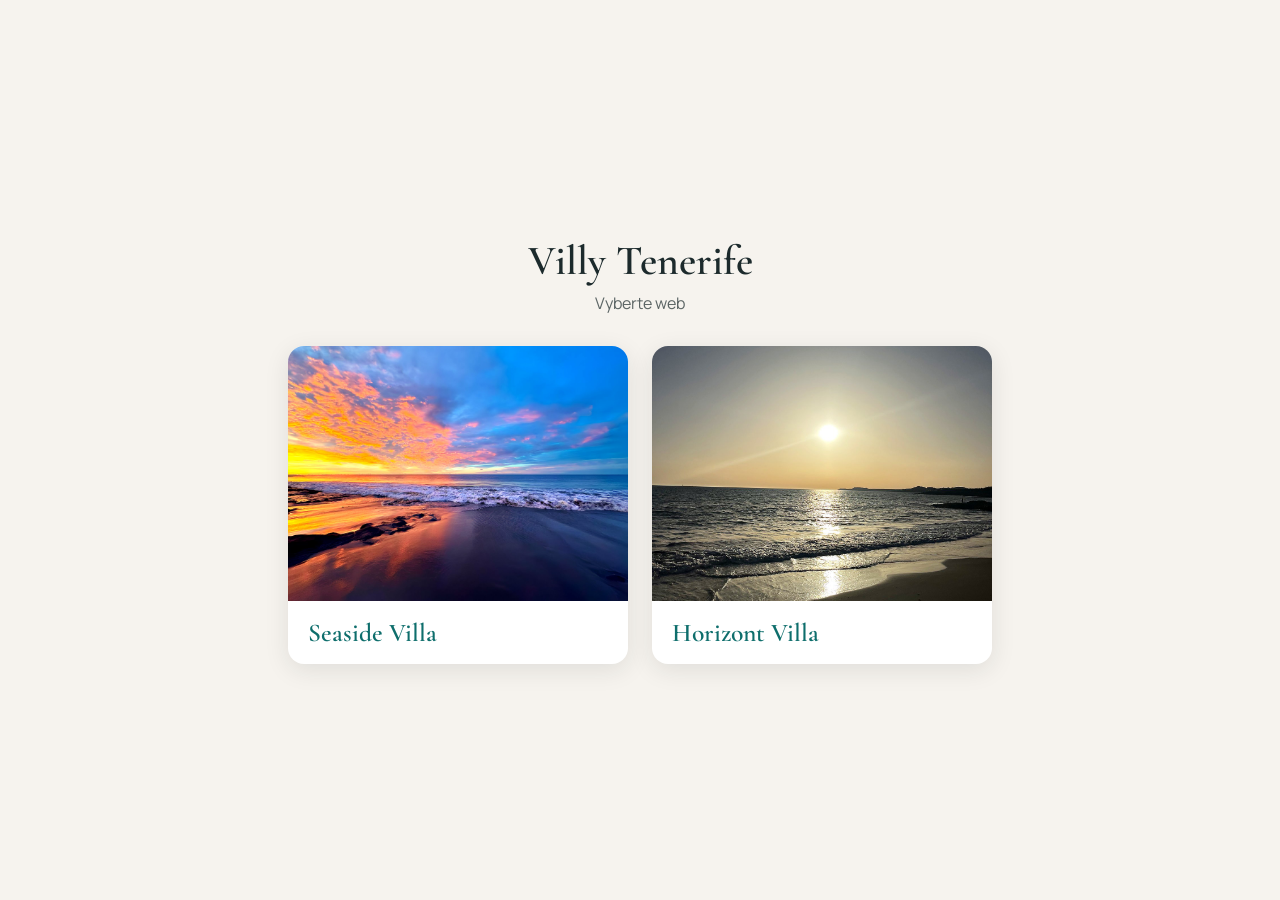
<file: index.html>
<!doctype html>
<html lang="cs">
<head>
<meta charset="utf-8">
<meta name="viewport" content="width=device-width, initial-scale=1">
<title>Villy Tenerife</title>
<link rel="icon" href="Seaside-Villa-website/site/images/favicon.svg">
<link rel="stylesheet" href="https://fonts.googleapis.com/css2?family=Cormorant+Garamond:wght@500;600&family=Manrope:wght@400;600&display=swap">
<style>
  :root { --aqua-deep: #0E6E6C; --ink: #1C2A2C; --bg: #F6F3EE; --card: #fff; }
  * { box-sizing: border-box; }
  body { margin: 0; min-height: 100vh; background: var(--bg); color: var(--ink);
    font-family: Manrope, system-ui, sans-serif; display: flex; flex-direction: column;
    align-items: center; justify-content: center; padding: 32px 16px; }
  h1 { font-family: "Cormorant Garamond", Georgia, serif; font-weight: 600; font-size: 2.6rem; margin: 0 0 6px; }
  p { margin: 0 0 32px; opacity: .7; }
  .grid { display: grid; grid-template-columns: repeat(auto-fit, minmax(260px, 340px)); gap: 24px; justify-content: center; width: 100%; }
  a.card { display: block; background: var(--card); border-radius: 16px; overflow: hidden; text-decoration: none;
    color: inherit; box-shadow: 0 6px 24px rgba(28,42,44,.10); transition: transform .2s, box-shadow .2s; }
  a.card:hover { transform: translateY(-4px); box-shadow: 0 12px 32px rgba(28,42,44,.16); }
  a.card img { display: block; width: 100%; aspect-ratio: 4 / 3; object-fit: cover; }
  a.card span { display: block; padding: 16px 20px; font-family: "Cormorant Garamond", Georgia, serif;
    font-size: 1.6rem; font-weight: 600; color: var(--aqua-deep); }
</style>
</head>
<body>
  <h1>Villy Tenerife</h1>
  <p>Vyberte web</p>
  <div class="grid">
    <a class="card" href="Seaside-Villa-website/site/index.html">
      <img src="Seaside-Villa-website/site/images/beach-sunset.jpg" alt="">
      <span>Seaside Villa</span>
    </a>
    <a class="card" href="Horizon-Villa-website/Tenerife%20website/site/index.html">
      <img src="Horizon-Villa-website/Tenerife%20website/site/images/beach-sunset-2.jpg" alt="">
      <span>Horizont Villa</span>
    </a>
  </div>
</body>
</html>
</file>
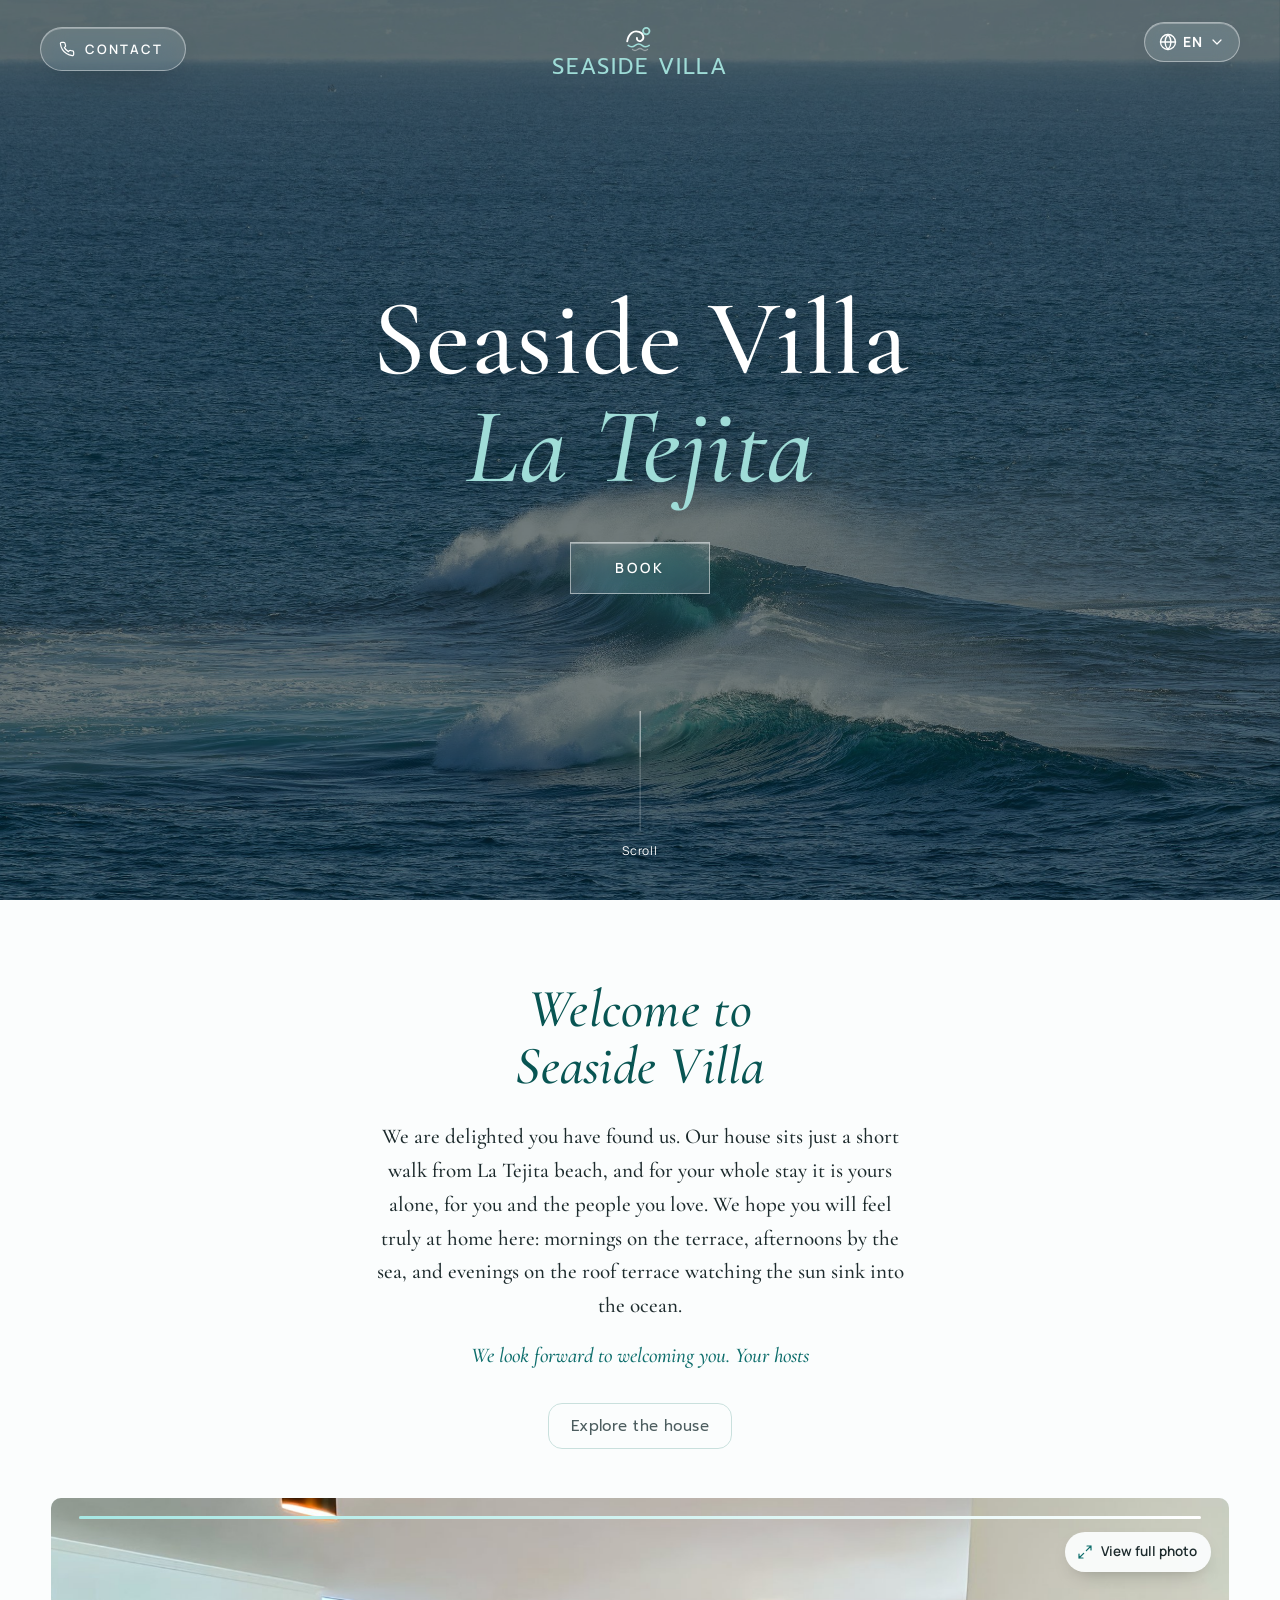
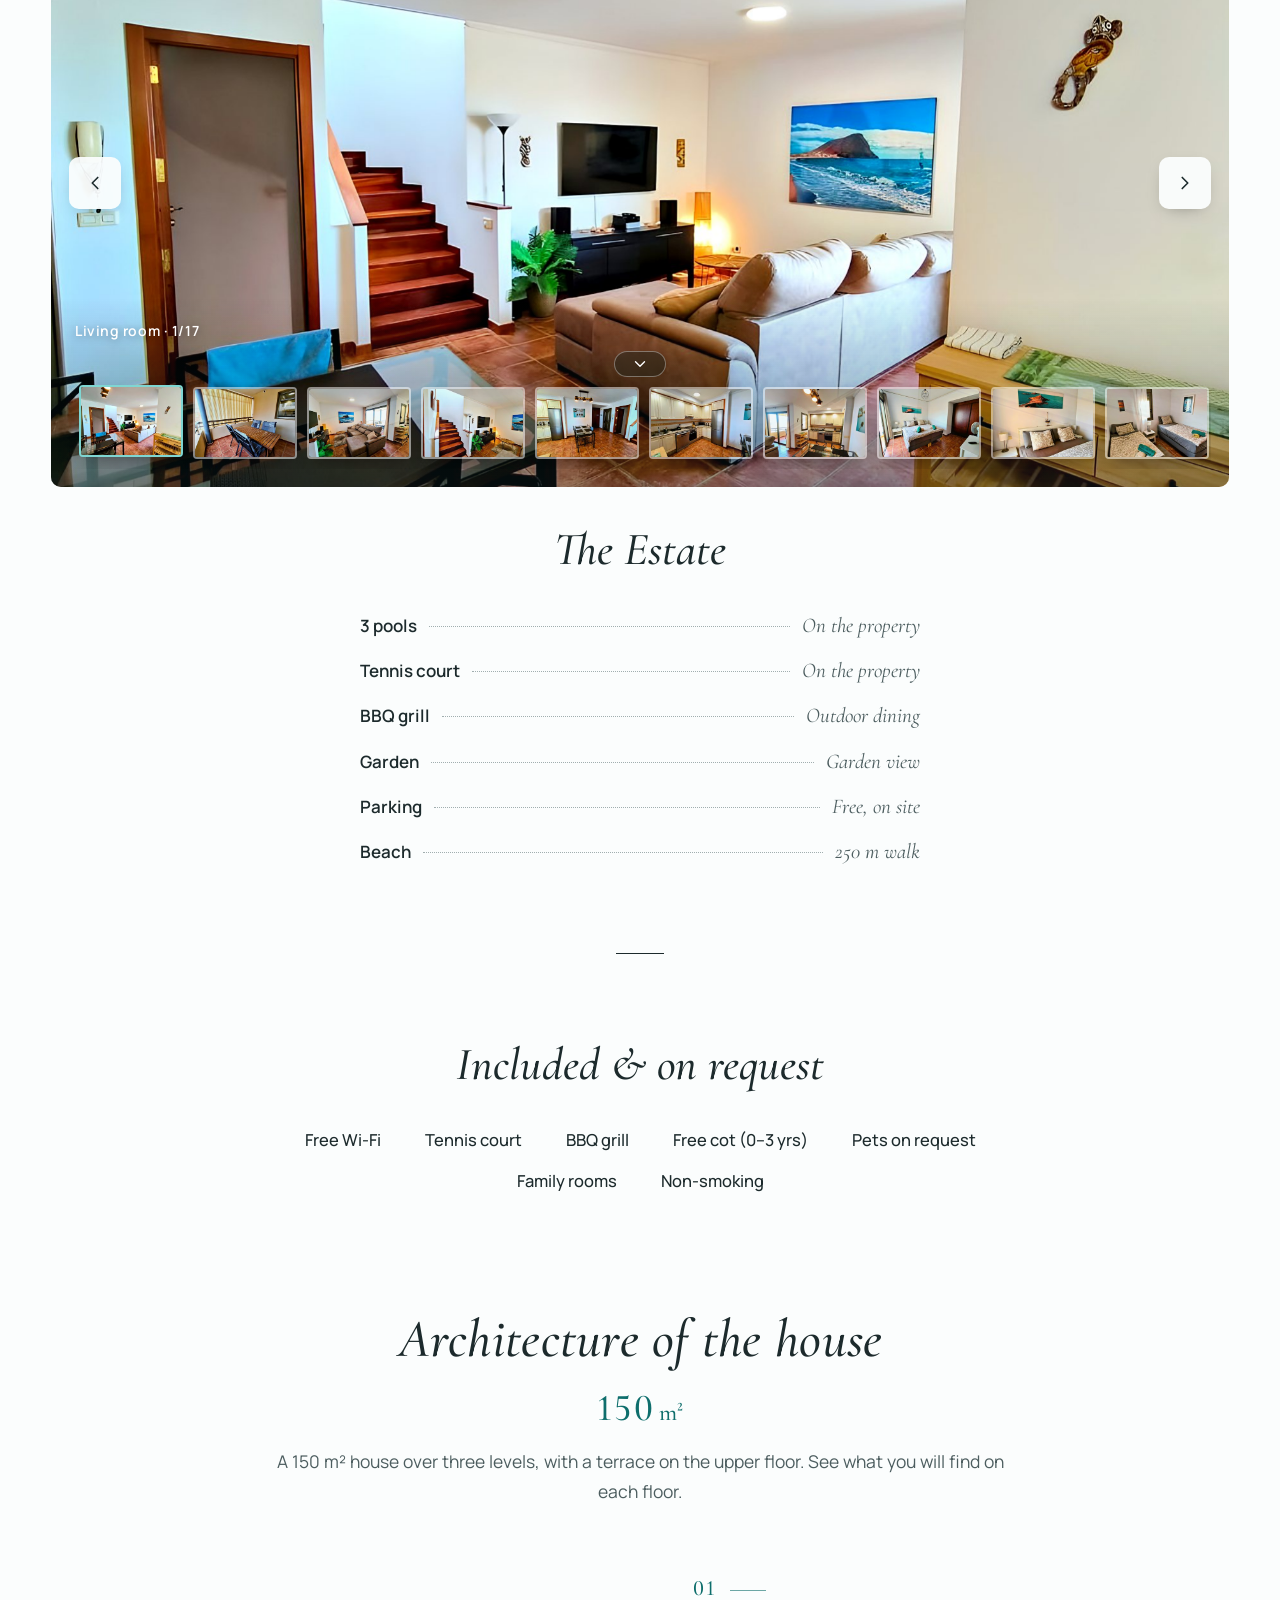
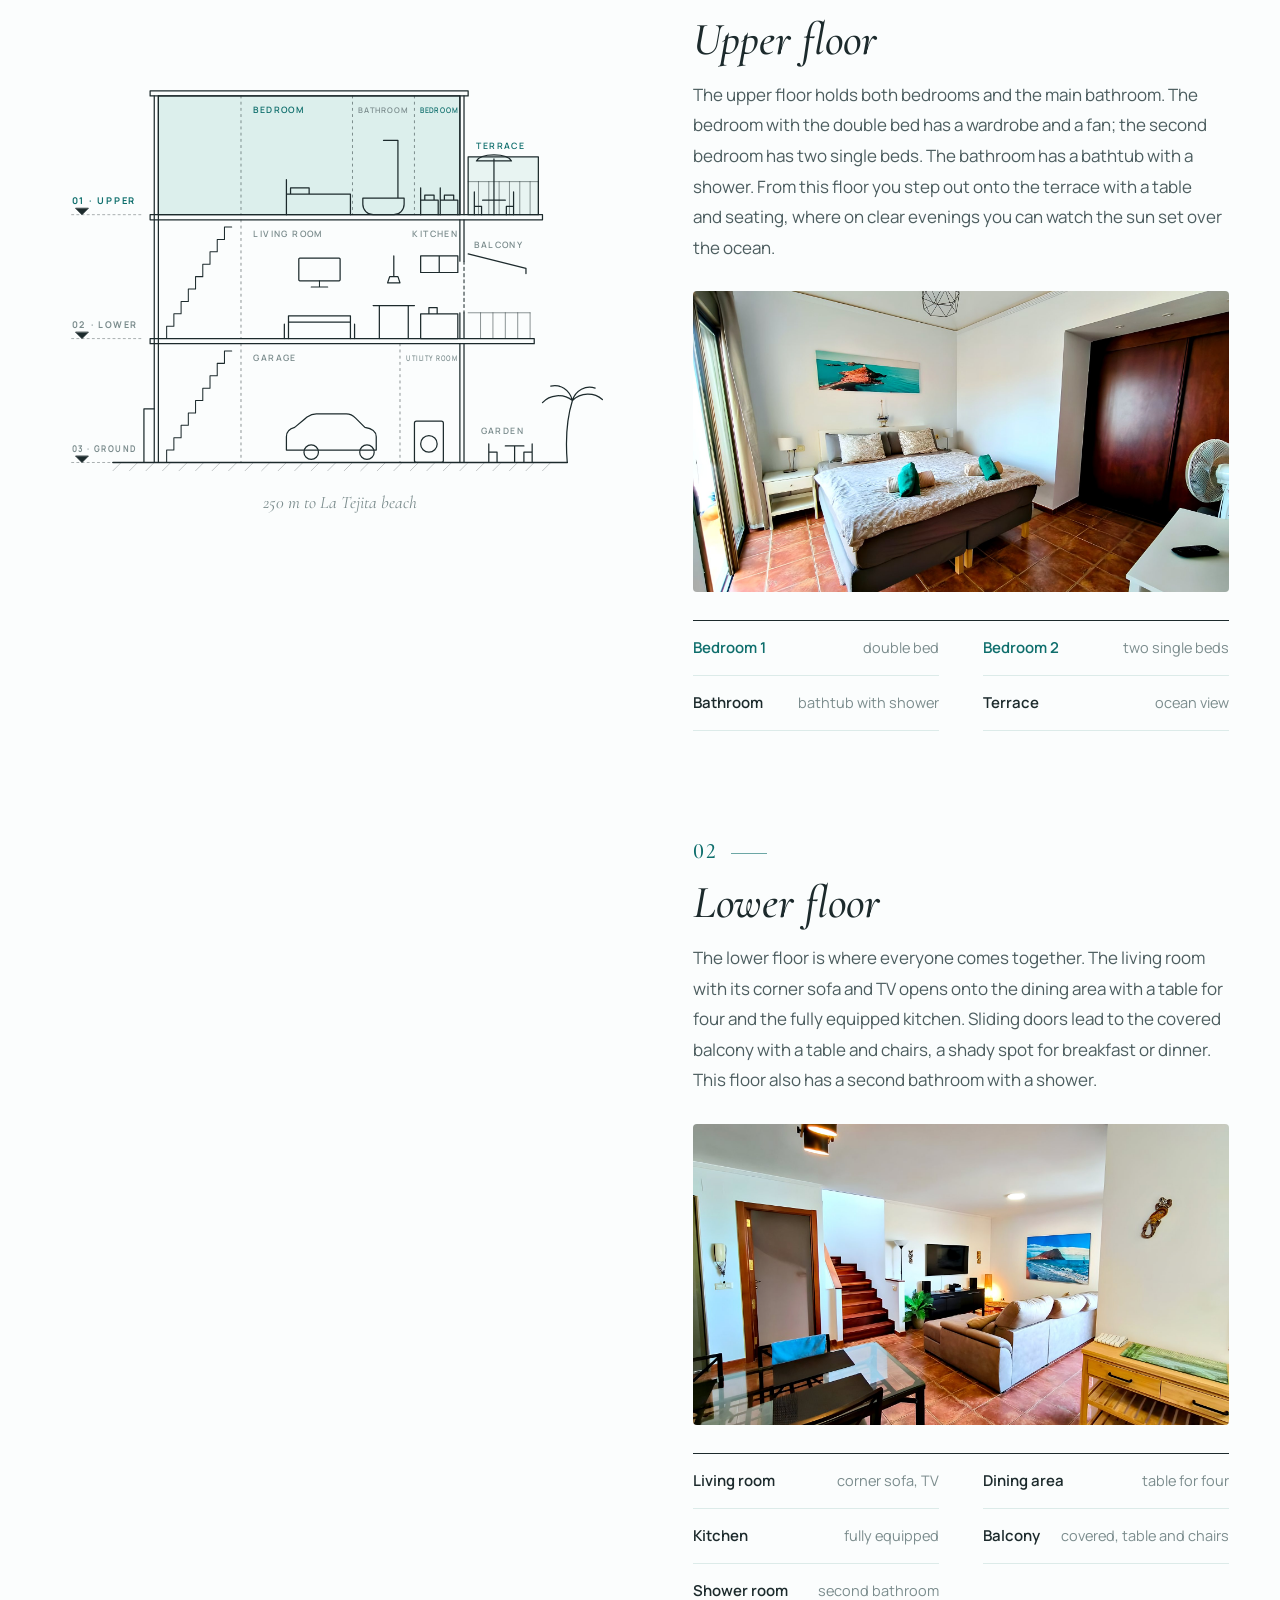
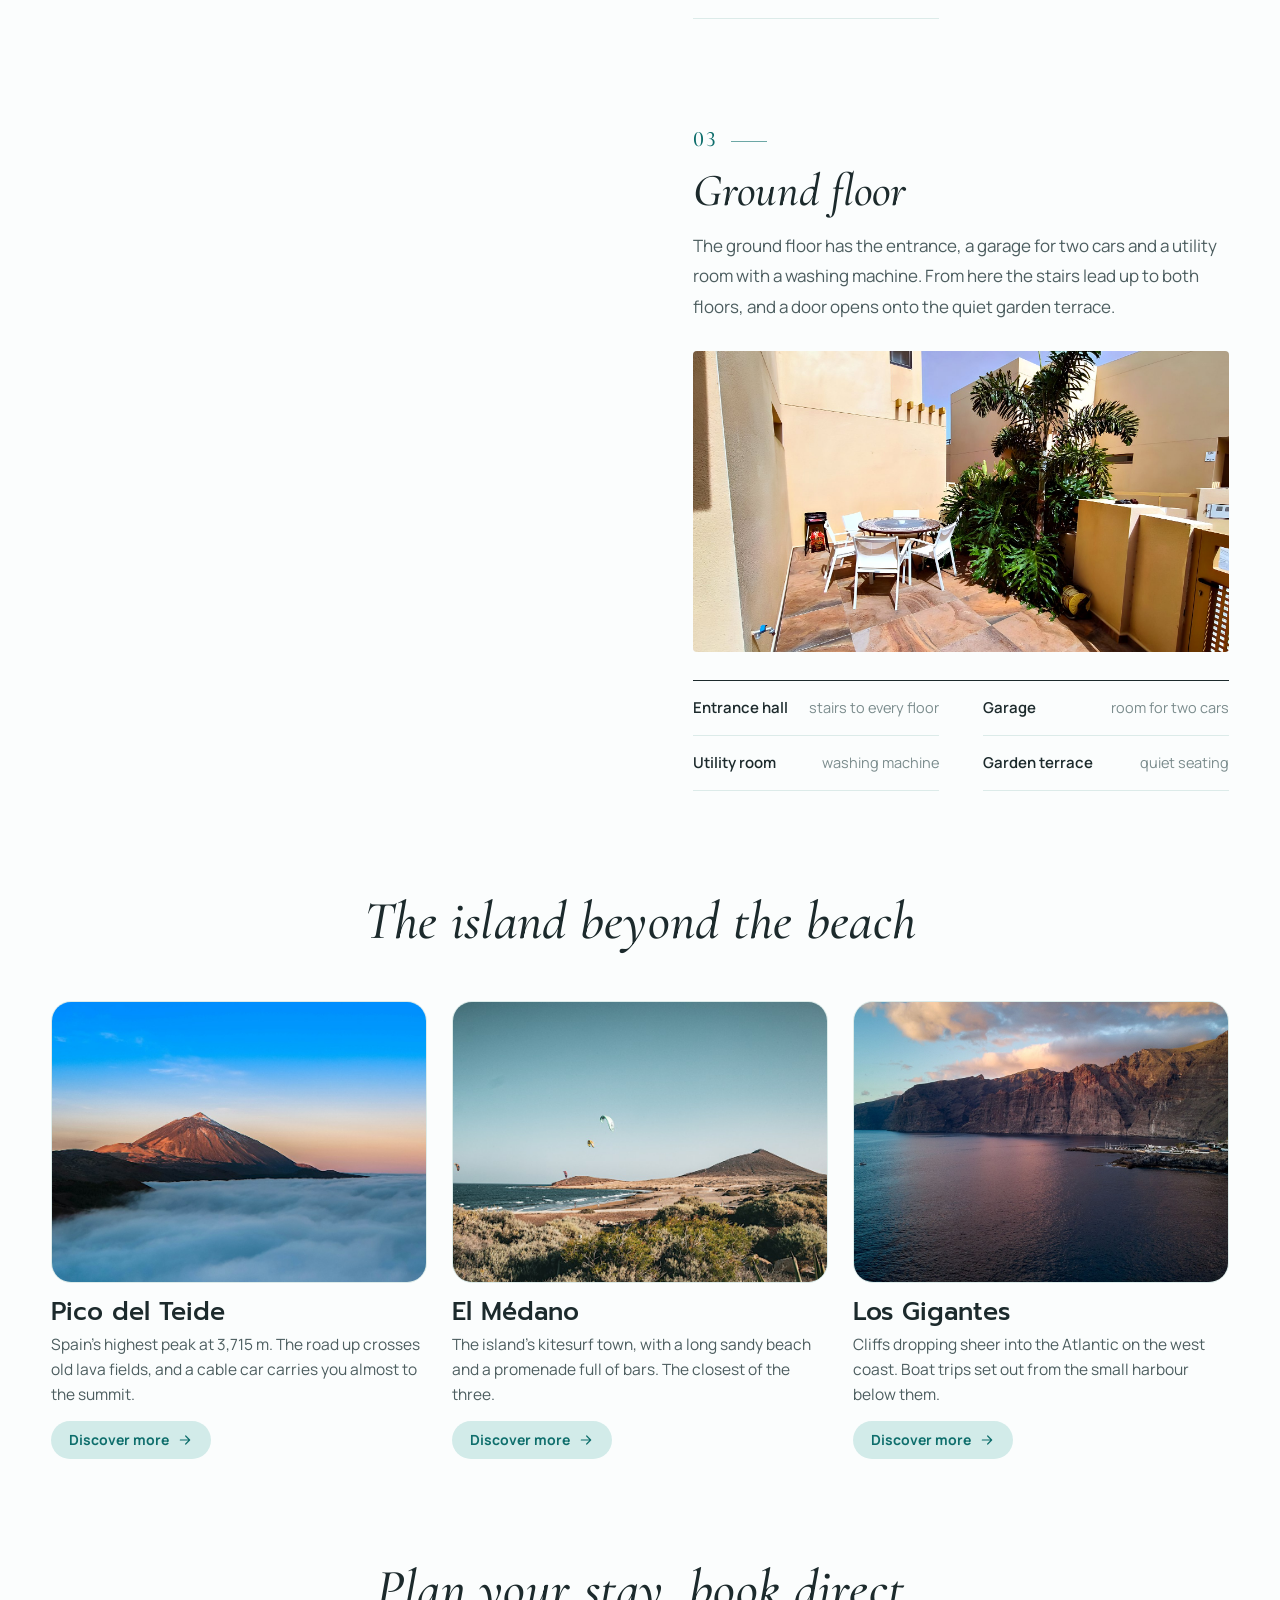
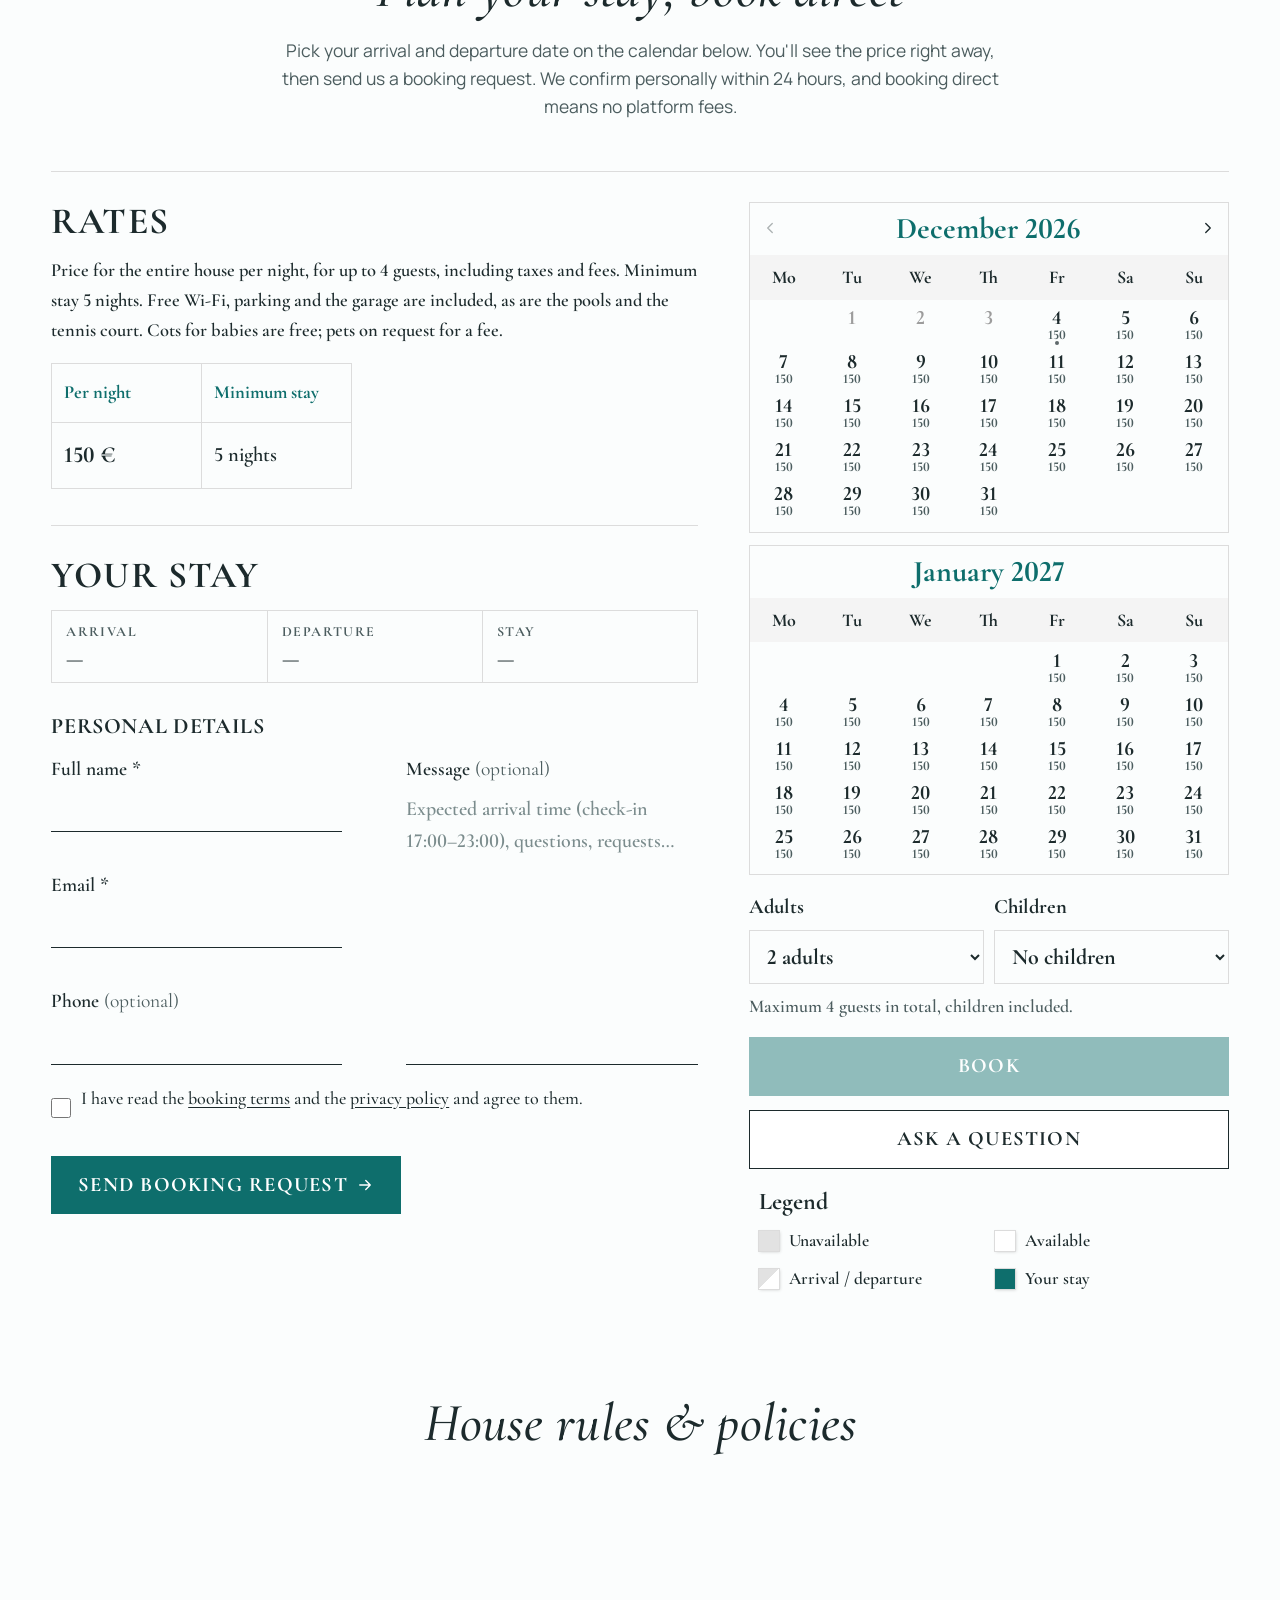
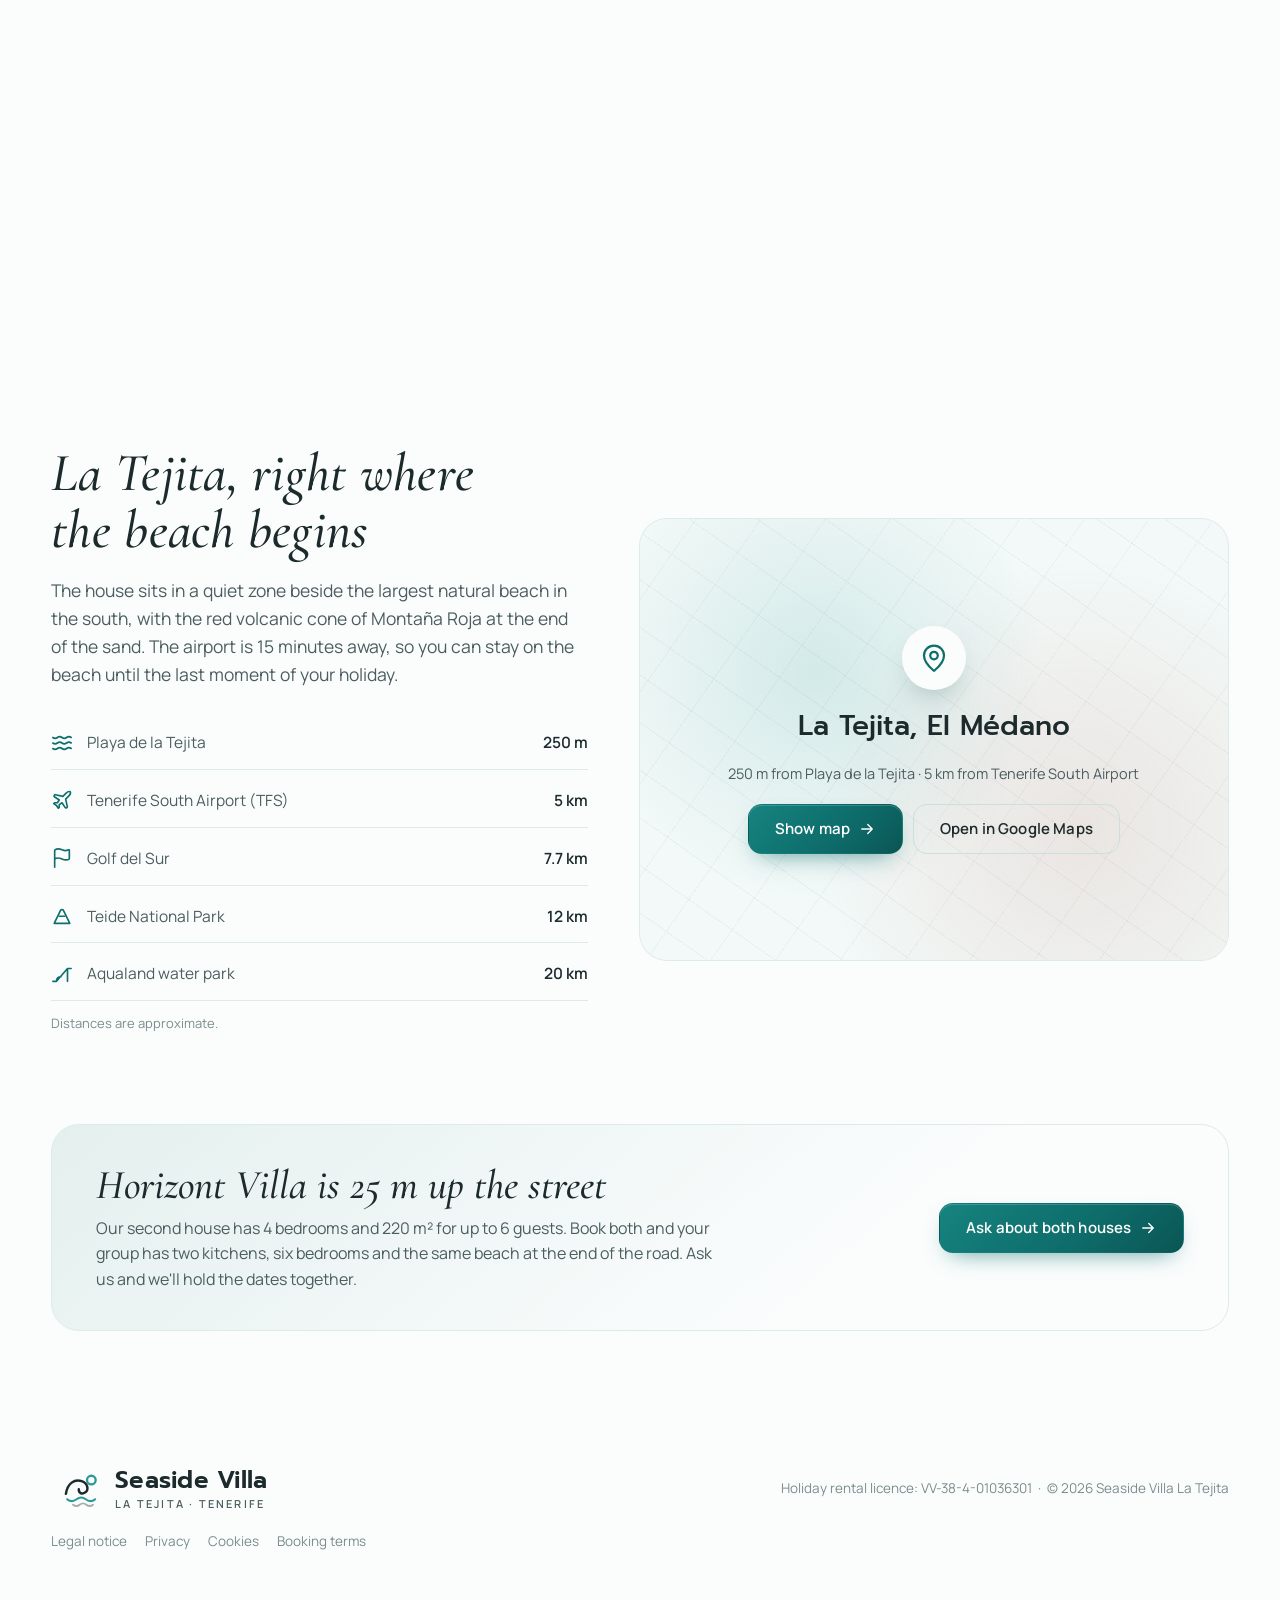
<file: Seaside-Villa-website/site/index.html>
<!doctype html>
<html lang="en">
<head>
  <meta charset="utf-8">
  <meta name="viewport" content="width=device-width, initial-scale=1">
  <title>Seaside Villa La Tejita · Holiday house in Tenerife South</title>
  <meta name="description" content="Seaside Villa La Tejita — a 150 m² house over three floors with 2 bedrooms, 2 bathrooms and three terraces, 250 m from Playa de la Tejita, Tenerife. Sleeps 4. Book directly with the owners.">

  <!-- Link preview (WhatsApp, Facebook, Messenger, X…) and Google details.
       TODO before going live: if the real domain is different, replace
       https://seasidevilla-latejita.com everywhere in this block. -->
  <link rel="canonical" href="https://seasidevilla-latejita.com/">
  <meta property="og:type" content="website">
  <meta property="og:site_name" content="Seaside Villa La Tejita">
  <meta property="og:title" content="Seaside Villa La Tejita · Holiday house in Tenerife South">
  <meta property="og:description" content="150 m² house with 2 bedrooms, 2 bathrooms and three terraces, 250 m from Playa de la Tejita. Sleeps 4. Book directly with the owners.">
  <meta property="og:url" content="https://seasidevilla-latejita.com/">
  <meta property="og:image" content="https://seasidevilla-latejita.com/images/og-image.jpg">
  <meta property="og:image:width" content="1200">
  <meta property="og:image:height" content="630">
  <meta property="og:image:alt" content="Living room of Seaside Villa with a corner sofa and the stairs to the bedrooms">
  <meta property="og:locale" content="en_GB">
  <meta property="og:locale:alternate" content="cs_CZ">
  <meta property="og:locale:alternate" content="es_ES">
  <meta name="twitter:card" content="summary_large_image">
  <script type="application/ld+json">
  {
    "@context": "https://schema.org",
    "@type": "VacationRental",
    "name": "Seaside Villa La Tejita",
    "description": "A 150 m² holiday house over three floors with 2 bedrooms, 2 bathrooms and three terraces, 250 m from Playa de la Tejita in Tenerife South. Sleeps 4.",
    "url": "https://seasidevilla-latejita.com/",
    "identifier": "seaside-villa-la-tejita",
    "image": [
      "https://seasidevilla-latejita.com/images/og-image.jpg",
      "https://seasidevilla-latejita.com/images/living-room.jpg",
      "https://seasidevilla-latejita.com/images/kitchen.jpg",
      "https://seasidevilla-latejita.com/images/bedroom-double.jpg",
      "https://seasidevilla-latejita.com/images/bathroom.jpg",
      "https://seasidevilla-latejita.com/images/balcony-table.jpg",
      "https://seasidevilla-latejita.com/images/patio.jpg"
    ],
    "address": {
      "@type": "PostalAddress",
      "addressLocality": "La Tejita, Granadilla de Abona",
      "postalCode": "38612",
      "addressRegion": "Santa Cruz de Tenerife",
      "addressCountry": "ES"
    },
    "latitude": 28.03248549,
    "longitude": -16.56551578,
    "containsPlace": {
      "@type": "Accommodation",
      "additionalType": "EntirePlace",
      "floorSize": { "@type": "QuantitativeValue", "value": 150, "unitCode": "MTK" },
      "numberOfBedrooms": 2,
      "numberOfBathroomsTotal": 2,
      "occupancy": { "@type": "QuantitativeValue", "maxValue": 4 }
    },
    "checkinTime": "17:00",
    "checkoutTime": "11:00"
  }
  </script>

  <link rel="icon" href="images/favicon.svg" type="image/svg+xml">
  <link rel="stylesheet" href="css/fonts.css">
  <link rel="stylesheet" href="css/styles.css?v=90">
  <link rel="stylesheet" href="css/effects.css?v=44">
  <script>
    document.documentElement.classList.add("fx");
    // safety net: never leave the hero hidden if the effects script fails to load
    setTimeout(function () { document.documentElement.classList.add("is-ready"); }, 2500);
  </script>
</head>
<body>
  <a class="skip-link" href="#main" data-i18n="a11y.skip">Skip to content</a>

  <!-- SVG icon sprite (Lucide-style strokes) -->
  <svg width="0" height="0" style="position:absolute" aria-hidden="true">
    <defs>
      <symbol id="i-wifi" viewBox="0 0 24 24"><path d="M5 12.55a11 11 0 0 1 14 0"/><path d="M1.42 9a16 16 0 0 1 21.16 0"/><path d="M8.53 16.11a6 6 0 0 1 6.95 0"/><path d="M12 20h.01"/></symbol>
      <symbol id="i-pool" viewBox="0 0 24 24"><path d="M2 12c1.5 1 3 1 4.5 0s3-1 4.5 0 3 1 4.5 0 3-1 4.5 0"/><path d="M2 17c1.5 1 3 1 4.5 0s3-1 4.5 0 3 1 4.5 0 3-1 4.5 0"/><path d="M8 9V5a2 2 0 0 1 4 0"/><path d="M16 9V5a2 2 0 0 0-4 0"/></symbol>
      <symbol id="i-sun" viewBox="0 0 24 24"><circle cx="12" cy="12" r="4"/><path d="M12 2v2M12 20v2M4.93 4.93l1.41 1.41M17.66 17.66l1.41 1.41M2 12h2M20 12h2M6.34 17.66l-1.41 1.41M19.07 4.93l-1.41 1.41"/></symbol>
<symbol id="i-leaf" viewBox="0 0 24 24"><path d="M11 20A7 7 0 0 1 9.8 6.1C15.5 5 17 4.48 19 2c1 2 2 4.18 2 8 0 5.5-4.78 10-10 10Z"/><path d="M2 21c0-3 1.85-5.36 5.08-6C9.5 14.52 12 13 13 12"/></symbol>
      <symbol id="i-waves" viewBox="0 0 24 24"><path d="M2 6c.6.5 1.2 1 2.5 1C7 7 7 5 9.5 5c2.6 0 2.4 2 5 2 2.5 0 2.5-2 5-2 1.3 0 1.9.5 2.5 1"/><path d="M2 12c.6.5 1.2 1 2.5 1 2.5 0 2.5-2 5-2 2.6 0 2.4 2 5 2 2.5 0 2.5-2 5-2 1.3 0 1.9.5 2.5 1"/><path d="M2 18c.6.5 1.2 1 2.5 1 2.5 0 2.5-2 5-2 2.6 0 2.4 2 5 2 2.5 0 2.5-2 5-2 1.3 0 1.9.5 2.5 1"/></symbol>
      <symbol id="i-chef" viewBox="0 0 24 24"><path d="M17 21a1 1 0 0 0 1-1v-5.35c0-.46.31-.85.74-1A4 4 0 0 0 16.2 6.1a5 5 0 0 0-8.4 0 4 4 0 0 0-2.54 7.55c.43.15.74.54.74 1V20a1 1 0 0 0 1 1Z"/><path d="M6 17h12"/></symbol>
      <symbol id="i-car" viewBox="0 0 24 24"><path d="M19 17h2c.6 0 1-.4 1-1v-3c0-.9-.7-1.7-1.5-1.9C18.7 10.6 16 10 16 10s-1.3-1.4-2.2-2.3c-.5-.4-1.1-.7-1.8-.7H5c-.6 0-1.1.4-1.4.9l-1.4 2.9A3.7 3.7 0 0 0 2 12v4c0 .6.4 1 1 1h2"/><circle cx="7" cy="17" r="2"/><path d="M9 17h6"/><circle cx="17" cy="17" r="2"/></symbol>
      <symbol id="i-washer" viewBox="0 0 24 24"><rect x="3" y="2" width="18" height="20" rx="2"/><circle cx="12" cy="13" r="5"/><path d="M7 6h.01M10 6h.01"/></symbol>
      <symbol id="i-bed" viewBox="0 0 24 24"><path d="M2 4v16M2 8h18a2 2 0 0 1 2 2v10M2 17h20M6 8v9"/></symbol>
      <symbol id="i-bath" viewBox="0 0 24 24"><path d="M9 6 6.5 3.5a1.5 1.5 0 0 0-1-.5C4.68 3 4 3.68 4 4.5V17a2 2 0 0 0 2 2h12a2 2 0 0 0 2-2v-5"/><path d="M10 5 8 7M2 12h20M7 19v2M17 19v2"/></symbol>
      <symbol id="i-users" viewBox="0 0 24 24"><path d="M16 21v-2a4 4 0 0 0-4-4H6a4 4 0 0 0-4 4v2"/><circle cx="9" cy="7" r="4"/><path d="M22 21v-2a4 4 0 0 0-3-3.87M16 3.13a4 4 0 0 1 0 7.75"/></symbol>
      <symbol id="i-pin" viewBox="0 0 24 24"><path d="M20 10c0 5-5.5 10.2-7.4 11.8a1 1 0 0 1-1.2 0C9.5 20.2 4 15 4 10a8 8 0 0 1 16 0"/><circle cx="12" cy="10" r="3"/></symbol>
      <symbol id="i-plane" viewBox="0 0 24 24"><path d="M17.8 19.2 16 11l3.5-3.5C21 6 21.5 4 21 3c-1-.5-3 0-4.5 1.5L13 8 4.8 6.2c-.5-.1-.9.1-1.1.5l-.3.5c-.2.5-.1 1 .3 1.3L9 12l-2 3H4l-1 1 3 2 2 3 1-1v-3l3-2 3.5 5.3c.3.4.8.5 1.3.3l.5-.2c.4-.3.6-.7.5-1.2z"/></symbol>
      <symbol id="i-phone" viewBox="0 0 24 24"><path d="M22 16.92v3a2 2 0 0 1-2.18 2 19.8 19.8 0 0 1-8.63-3.07 19.5 19.5 0 0 1-6-6A19.8 19.8 0 0 1 2.12 4.18 2 2 0 0 1 4.11 2h3a2 2 0 0 1 2 1.72c.13.96.36 1.9.7 2.81a2 2 0 0 1-.45 2.11L8.09 9.91a16 16 0 0 0 6 6l1.27-1.27a2 2 0 0 1 2.11-.45c.91.34 1.85.57 2.81.7A2 2 0 0 1 22 16.92z"/></symbol>
      <symbol id="i-mail" viewBox="0 0 24 24"><rect x="2" y="4" width="20" height="16" rx="2"/><path d="m22 7-8.97 5.7a1.94 1.94 0 0 1-2.06 0L2 7"/></symbol>
      <symbol id="i-chat" viewBox="0 0 24 24"><path d="M7.9 20A9 9 0 1 0 4 16.1L2 22Z"/></symbol>
      <symbol id="i-left" viewBox="0 0 24 24"><path d="m15 18-6-6 6-6"/></symbol>
      <symbol id="i-right" viewBox="0 0 24 24"><path d="m9 18 6-6-6-6"/></symbol>
      <symbol id="i-close" viewBox="0 0 24 24"><path d="M18 6 6 18M6 6l12 12"/></symbol>
      <symbol id="i-menu" viewBox="0 0 24 24"><path d="M4 7h16M4 12h16M4 17h16"/></symbol>
      <symbol id="i-check" viewBox="0 0 24 24"><path d="M20 6 9 17l-5-5"/></symbol>
      <symbol id="i-paw" viewBox="0 0 24 24"><circle cx="11" cy="4" r="2"/><circle cx="18" cy="8" r="2"/><circle cx="20" cy="16" r="2"/><path d="M9 10a5 5 0 0 1 5 5v3.5a3.5 3.5 0 0 1-6.84 1.05Q6.52 17.48 4.46 16.84A3.5 3.5 0 0 1 5.5 10Z"/></symbol>
      <symbol id="i-baby" viewBox="0 0 24 24"><path d="M9 12h.01M15 12h.01M10 16c.5.3 1.2.5 2 .5s1.5-.2 2-.5"/><path d="M19 6.3a9 9 0 0 1 1.8 3.9 2 2 0 0 1 0 3.6 9 9 0 0 1-17.6 0 2 2 0 0 1 0-3.6A9 9 0 0 1 12 3c2 0 3.5 1.1 3.5 2.5s-.9 2.5-2 2.5c-.8 0-1.5-.4-1.5-1"/></symbol>
      <symbol id="i-bike" viewBox="0 0 24 24"><circle cx="18.5" cy="17.5" r="3.5"/><circle cx="5.5" cy="17.5" r="3.5"/><circle cx="15" cy="5" r="1"/><path d="M12 17.5V14l-3-3 4-3 2 3h2"/></symbol>
      <symbol id="i-bus" viewBox="0 0 24 24"><path d="M8 6v6M15 6v6M2 12h19.6M18 18h3s.5-1.7.8-2.8c.1-.4.2-.8.2-1.2 0-.4-.1-.8-.2-1.2l-1.4-5C20.1 6.8 19.1 6 18 6H4a2 2 0 0 0-2 2v10h3"/><circle cx="7" cy="18" r="2"/><path d="M9 18h5"/><circle cx="16" cy="18" r="2"/></symbol>
      <symbol id="i-area" viewBox="0 0 24 24"><rect x="3" y="3" width="18" height="18" rx="2"/><path d="M3 9h4M3 15h4M9 3v4M15 3v4"/></symbol>
      <symbol id="i-tv" viewBox="0 0 24 24"><rect x="2" y="7" width="20" height="15" rx="2"/><path d="m17 2-5 5-5-5"/></symbol>
      <symbol id="i-clock" viewBox="0 0 24 24"><circle cx="12" cy="12" r="10"/><path d="M12 6v6l4 2"/></symbol>
      <symbol id="i-nosmoke" viewBox="0 0 24 24"><path d="M2 2l20 20M12 12H2v4h14M22 12v4M18 12h-.5M7 12v4M18 8c0-2.5-2-2.5-2-5M22 8c0-2.5-2-2.5-2-5"/></symbol>
      <symbol id="i-noparty" viewBox="0 0 24 24"><circle cx="12" cy="12" r="10"/><path d="m4.9 4.9 14.2 14.2M9 9h.01M15 15h.01M9 15l1.5-1.5M13.5 10.5 15 9"/></symbol>
      <symbol id="i-flag" viewBox="0 0 24 24"><path d="M4 22V4a1 1 0 0 1 .4-.8A6 6 0 0 1 8 2c3 0 5 2 7.33 2q2 0 3.87-.93a.5.5 0 0 1 .8.43v9a1 1 0 0 1-.4.8A6 6 0 0 1 16 14c-3 0-5-2-8-2a6 6 0 0 0-4 1.3"/></symbol>
      <symbol id="i-slide" viewBox="0 0 24 24"><path d="M2 20h4l12-14h4M6 20c0-3 2-5 5-5M18 6v14"/></symbol>
      <symbol id="i-arrow" viewBox="0 0 24 24"><path d="M5 12h14M13 6l6 6-6 6"/></symbol>
      <symbol id="i-calendar" viewBox="0 0 24 24"><rect x="3" y="4" width="18" height="18" rx="2"/><path d="M16 2v4M8 2v4M3 10h18"/></symbol>
      <symbol id="i-globe" viewBox="0 0 24 24"><circle cx="12" cy="12" r="10"/><path d="M2 12h20M12 2a15.3 15.3 0 0 1 4 10 15.3 15.3 0 0 1-4 10 15.3 15.3 0 0 1-4-10 15.3 15.3 0 0 1 4-10z"/></symbol>
      <symbol id="i-chevron" viewBox="0 0 24 24"><path d="m6 9 6 6 6-6"/></symbol>
      <symbol id="i-expand" viewBox="0 0 24 24"><path d="M15 3h6v6M9 21H3v-6M21 3l-7 7M3 21l7-7"/></symbol>
      <symbol id="i-stairs" viewBox="0 0 24 24"><path d="M3 21h4v-5h5v-5h5V6h4"/><path d="M3 21V10"/></symbol>

      <!-- Seaside-specific icons -->
      <symbol id="i-tennis" viewBox="0 0 24 24"><circle cx="12" cy="12" r="9"/><path d="M5.5 5.8C9 9 9 15 5.5 18.2M18.5 5.8C15 9 15 15 18.5 18.2"/></symbol>
      <symbol id="i-grill" viewBox="0 0 24 24"><path d="M3.5 9.5h17a8.5 8.5 0 0 1-8.5 8 8.5 8.5 0 0 1-8.5-8Z"/><path d="m8.6 17-2.1 4.5M15.4 17l2.1 4.5M12 17.5V22"/><path d="M9.2 6.2c0-1.4 1.5-1.4 1.5-2.7M13.3 6.2c0-1.4 1.5-1.4 1.5-2.7"/></symbol>
      <symbol id="i-mountain" viewBox="0 0 24 24"><path d="M3.5 20h17L13.4 5.6a1.8 1.8 0 0 0-2.8 0L3.5 20Z"/><path d="M9 12.3h6"/></symbol>
      <symbol id="i-shop" viewBox="0 0 24 24"><path d="M5 8h14l-1.2 11.2a2 2 0 0 1-2 1.8H8.2a2 2 0 0 1-2-1.8L5 8Z"/><path d="M9 11V6a3 3 0 0 1 6 0v5"/></symbol>
      <symbol id="i-surf" viewBox="0 0 24 24"><path d="M20.8 2.8C15.2 3.6 8.4 8.6 5.4 15c-1 2.3-1.5 4.1-1.4 5.1 1 .1 2.8-.4 5.1-1.4 6.4-3 11.4-9.8 12.2-15.4Z"/><path d="m8.5 15.5 7-7"/></symbol>
      <symbol id="i-fish" viewBox="0 0 24 24"><path d="M21.6 12c-2.6 3.3-6.2 5-9.7 5-3.5 0-6.6-1.7-8.3-5 1.7-3.3 4.8-5 8.3-5 3.5 0 7.1 1.7 9.7 5Z"/><path d="m3.6 12-2.2-3.5v7z"/><path d="M16.8 10.6h.01"/></symbol>

      <!-- Sister property: Horizont Villa's mark, kept in its own amber so the
           header button reads as "that other place", not as ours. -->
      <symbol id="logo-sister" viewBox="0 0 48 48">
        <path d="M11 27a13 13 0 0 1 26 0" fill="none" stroke="#C98A3A" stroke-width="2.6" stroke-linecap="round"/>
        <path d="M24 7v4M10.6 12.6l2.8 2.8M37.4 12.6l-2.8 2.8M4.5 23h3.5M40 23h3.5" stroke="#C98A3A" stroke-width="2.4" stroke-linecap="round"/>
        <path d="M5 31.5h38" stroke="#2B2620" stroke-width="2.6" stroke-linecap="round"/>
        <path d="M10 37h28" stroke="#2B2620" stroke-width="2.4" stroke-linecap="round" opacity=".7"/>
        <path d="M16 42.5h16" stroke="#2B2620" stroke-width="2.2" stroke-linecap="round" opacity=".45"/>
      </symbol>

      <!-- Logo mark: a wave curling under the sun, over the swell -->
      <symbol id="logo-mark" viewBox="0 0 48 48">
        <circle cx="34" cy="14.5" r="5.2" fill="none" stroke="var(--aqua)" stroke-width="2.8"/>
        <path d="M3.5 31C5.4 18.4 13.8 12.8 22.4 15.8c7.2 2.5 9.2 10.2 4 13.7-3.7 2.5-7.8.3-7.4-3.9" fill="none" stroke="var(--ink)" stroke-width="3" stroke-linecap="round" stroke-linejoin="round"/>
        <path d="M5 37.5c1.4 1.1 2.7 2.2 5.6 2.2 5.6 0 5.6-4.4 11.2-4.4s5.4 4.4 11.2 4.4c2.9 0 4.2-1.1 5.6-2.2" fill="none" stroke="var(--aqua)" stroke-width="2.5" stroke-linecap="round"/>
        <path d="M12 44c1 .8 2 1.6 4 1.6 4 0 4-3.2 8-3.2s4 3.2 8 3.2c2 0 3-.8 4-1.6" fill="none" stroke="var(--ink)" stroke-width="2.2" stroke-linecap="round" opacity=".38"/>
      </symbol>
    </defs>
  </svg>

  <!-- ================= COVER (full screen, first thing a guest sees) ================= -->
  <!-- pinned top bar: transparent over the cover, a slim frosted bar once you scroll -->
  <div class="cover-bar">
    <a class="cover-contact" href="#contact"><svg class="icon" aria-hidden="true"><use href="#i-phone"/></svg><span data-i18n="nav.contact">Contact</span></a>
    <div class="cover-logo" aria-hidden="true">
      <svg class="cover-logo-mark"><use href="#logo-mark"/></svg>
      <span class="cover-logo-name">Seaside Villa</span>
    </div>
    <nav class="nav" data-i18n-attr="aria-label:a11y.mainNav" aria-label="Main">
      <button class="nav-toggle" aria-expanded="false" aria-controls="nav-list" aria-label="Open menu">
        <svg class="icon"><use href="#i-menu"/></svg>
      </button>
      <ul class="nav-list" id="nav-list">
        <li><a href="#top" class="is-active" data-i18n="nav.home">Home</a></li>
        <li><a href="#villa" data-i18n="nav.villa">The House</a></li>
        <li><a href="#booking" data-i18n="nav.availability">Availability</a></li>
        <li><a href="#rules" data-i18n="nav.rules">House rules</a></li>
        <li><a href="#location" data-i18n="nav.location">Location</a></li>
        <li><a href="#contact" data-i18n="nav.contact">Contact</a></li>
      </ul>

    </nav>
    <div class="cover-right">
      <a class="cover-sister" data-sister-link href="../../Horizon-Villa-website/Tenerife%20website/site/index.html" data-i18n-attr="aria-label:header.sisterAria" aria-label="Our other villa">
        <span class="cover-sister-mark"><svg aria-hidden="true"><use href="#logo-sister"/></svg></span>
        <span class="cover-sister-text"><small data-i18n="header.sisterEyebrow">Our other villa</small><strong>Horizont Villa</strong></span>
        <svg class="icon cover-sister-arrow" aria-hidden="true"><use href="#i-arrow"/></svg>
      </a>
  <div class="lang cover-lang" data-lang-switch>
      <button class="lang-btn" type="button" aria-haspopup="true" aria-expanded="false" aria-controls="cover-lang-menu">
        <svg class="icon" aria-hidden="true"><use href="#i-globe"/></svg>
        <span class="lang-code">EN</span>
        <svg class="icon lang-chevron" aria-hidden="true"><use href="#i-chevron"/></svg>
      </button>
      <ul class="lang-menu" id="cover-lang-menu" hidden>
        <li><button type="button" data-lang="cs" lang="cs"><span class="lang-short">CZ</span>Čeština<svg class="icon lang-check" aria-hidden="true"><use href="#i-check"/></svg></button></li>
        <li><button type="button" data-lang="en" lang="en"><span class="lang-short">EN</span>English<svg class="icon lang-check" aria-hidden="true"><use href="#i-check"/></svg></button></li>
        <li><button type="button" data-lang="es" lang="es"><span class="lang-short">ES</span>Español<svg class="icon lang-check" aria-hidden="true"><use href="#i-check"/></svg></button></li>
        <li><button type="button" data-lang="de" lang="de"><span class="lang-short">DE</span>Deutsch<svg class="icon lang-check" aria-hidden="true"><use href="#i-check"/></svg></button></li>
      </ul>
    </div>
    </div>
  </div>

  <section class="cover" aria-labelledby="hero-title">
    <div class="cover-bg">
      <img class="cover-img" src="images/ocean-waves.jpg" data-i18n-attr="alt:hero.photoAlt" alt="Turquoise waves breaking on the deep blue Atlantic" fetchpriority="high">
    </div>
    <div class="cover-content">
      <h1 id="hero-title" class="cover-title">Seaside Villa<br><em>La Tejita</em></h1>
      <a class="cover-book" href="#booking" data-i18n="cover.book">Book</a>
    </div>
    <a class="cover-scroll" href="#main" data-cover-scroll>
      <span class="cover-scroll-track" aria-hidden="true"><span></span></span>
      <span class="cover-scroll-label" data-i18n="cover.scroll">Scroll</span>
    </a>
  </section>

  <div class="page">

    <!-- ================= HEADER ================= -->
    <header class="site-header" id="top">
      <span class="scroll-progress" aria-hidden="true"></span>

      <a class="brand" href="#top" data-i18n-attr="aria-label:a11y.brandHome" aria-label="Seaside Villa La Tejita — home">
        <svg class="brand-mark" aria-hidden="true"><use href="#logo-mark"/></svg>
        <span class="brand-text">
          <span class="brand-name">Seaside Villa</span>
          <span class="brand-sub">La Tejita · Tenerife</span>
        </span>
      </a>

      <div class="header-end">
        <div class="header-meta">
          <div class="meta-block meta-right">
            <a class="meta-phone" href="tel:+34600000000" data-config-phone>+34 600 000 000</a>
            <span class="meta-soft" data-i18n="meta.hours">Replies daily, 9:00 – 21:00</span>
          </div>
        </div>

        <div class="lang" data-lang-switch>
          <button class="lang-btn" type="button" aria-haspopup="true" aria-expanded="false" aria-controls="lang-menu">
            <svg class="icon" aria-hidden="true"><use href="#i-globe"/></svg>
            <span class="lang-code">EN</span>
            <svg class="icon lang-chevron" aria-hidden="true"><use href="#i-chevron"/></svg>
          </button>
          <ul class="lang-menu" id="lang-menu" hidden>
            <li><button type="button" data-lang="cs" lang="cs"><span class="lang-short">CZ</span>Čeština<svg class="icon lang-check" aria-hidden="true"><use href="#i-check"/></svg></button></li>
            <li><button type="button" data-lang="en" lang="en"><span class="lang-short">EN</span>English<svg class="icon lang-check" aria-hidden="true"><use href="#i-check"/></svg></button></li>
            <li><button type="button" data-lang="es" lang="es"><span class="lang-short">ES</span>Español<svg class="icon lang-check" aria-hidden="true"><use href="#i-check"/></svg></button></li>
            <li><button type="button" data-lang="de" lang="de"><span class="lang-short">DE</span>Deutsch<svg class="icon lang-check" aria-hidden="true"><use href="#i-check"/></svg></button></li>
          </ul>
        </div>
      </div>
    </header>

    <main id="main">

      <!-- ================= HERO ================= -->
      <section class="hero" aria-labelledby="hero-welcome">
        <div class="hero-left">

          <div class="hero-card">
            <h2 class="hero-title" id="hero-welcome" data-i18n="hero.title">Welcome to Seaside Villa</h2>
            <p class="hero-lead" data-i18n="hero.lead">We are delighted you have found us. Our house sits just a short walk from La Tejita beach, and for your whole stay it is yours alone, for you and the people you love. We hope you will feel truly at home here: mornings on the terrace, afternoons by the sea, and evenings on the roof terrace watching the sun sink into the ocean.</p>
            <p class="hero-sign" data-i18n="hero.sign">We look forward to welcoming you. Your hosts</p>
            <div class="hero-actions">
              <a class="btn btn-ghost" href="#villa" data-i18n="hero.explore">Explore the house</a>
            </div>
          </div>
        </div>

        <div class="slider" aria-roledescription="carousel" data-i18n-attr="aria-label:slider.label" aria-label="House photos">
          <div class="slider-viewport">
            <!-- slides injected by main.js -->
          </div>
          <button class="slider-btn prev" data-i18n-attr="aria-label:slider.prev" aria-label="Previous photo"><svg class="icon"><use href="#i-left"/></svg></button>
          <button class="slider-btn next" data-i18n-attr="aria-label:slider.next" aria-label="Next photo"><svg class="icon"><use href="#i-right"/></svg></button>
          <button class="slider-expand" type="button"><svg class="icon" aria-hidden="true"><use href="#i-expand"/></svg><span data-i18n="viewer.open">View full photo</span></button>
          <p class="slider-caption" aria-live="polite"></p>
          <div class="slider-thumbs" id="slider-thumbs" role="tablist" data-i18n-attr="aria-label:slider.choose" aria-label="Choose photo"></div>
          <button class="thumbs-toggle" type="button" aria-controls="slider-thumbs" aria-expanded="true"><svg class="icon" aria-hidden="true"><use href="#i-chevron"/></svg></button>
          <div class="slider-progress" aria-hidden="true"><span></span></div>
        </div>
      </section>

      <!-- ================= THE HOUSE ================= -->
      <section class="section villa" id="villa" data-i18n-attr="aria-label:villa.eyebrow" aria-label="The House">
        <div class="bento">
          <!-- key numbers (floor area, bedrooms, bathrooms, guests): hidden for now, remove the comment marks to bring it back
          <article class="b-card b-key">
            <p class="b-label" data-i18n="villa.entire">Entire house</p>
            <p class="b-big"><span data-count="150">150</span><span class="unit">m²</span></p>
            <p class="b-text" data-i18n="villa.keyText">Two bedrooms and three terraces over three floors, 250 m from Playa de la Tejita.</p>
            <dl class="b-stats">
              <div><dt data-i18n="villa.bedrooms">Bedrooms</dt><dd data-count="2">2</dd></div>
              <div><dt data-i18n="villa.bathrooms">Bathrooms</dt><dd data-count="2">2</dd></div>
              <div><dt data-i18n="villa.guests">Guests</dt><dd data-count="4">4</dd></div>
            </dl>
          </article>
          -->

          <!-- on site -->
          <article class="b-card b-outside">
            <h3 data-i18n="floor.outside">The Estate</h3>
            <ul class="outdoors">
              <li><span class="out-icon"><svg class="icon"><use href="#i-pool"/></svg></span><div><span data-i18n="room.pools">3 pools</span><em data-i18n="room.onProperty">On the property</em></div></li>
              <li><span class="out-icon"><svg class="icon"><use href="#i-tennis"/></svg></span><div><span data-i18n="room.tennis">Tennis court</span><em data-i18n="room.onProperty">On the property</em></div></li>
              <li><span class="out-icon"><svg class="icon"><use href="#i-grill"/></svg></span><div><span data-i18n="room.grill">BBQ grill</span><em data-i18n="room.outdoorDining">Outdoor dining</em></div></li>
              <li><span class="out-icon"><svg class="icon"><use href="#i-leaf"/></svg></span><div><span data-i18n="room.garden">Garden</span><em data-i18n="room.gardenView">Garden view</em></div></li>
              <li><span class="out-icon"><svg class="icon"><use href="#i-car"/></svg></span><div><span data-i18n="room.parking">Parking</span><em data-i18n="room.parkingNote">Free, on site</em></div></li>
              <li><span class="out-icon"><svg class="icon"><use href="#i-waves"/></svg></span><div><span data-i18n="room.beach">Beach</span><em data-i18n="room.beachWalk">250 m walk</em></div></li>
            </ul>
          </article>

          <!-- services -->
          <article class="b-card b-services">
            <h3 data-i18n="svc.title">Included &amp; on request</h3>
            <ul class="chips">
              <li><svg class="icon"><use href="#i-wifi"/></svg><span data-i18n="svc.wifi">Free Wi-Fi</span></li>
              <li><svg class="icon"><use href="#i-tennis"/></svg><span data-i18n="svc.tennis">Tennis court</span></li>
              <li><svg class="icon"><use href="#i-grill"/></svg><span data-i18n="svc.grill">BBQ grill</span></li>
              <li><svg class="icon"><use href="#i-baby"/></svg><span data-i18n="svc.cot">Free cot (0–3 yrs)</span></li>
              <li><svg class="icon"><use href="#i-paw"/></svg><span data-i18n="svc.pets">Pets on request</span></li>
              <li><svg class="icon"><use href="#i-users"/></svg><span data-i18n="svc.family">Family rooms</span></li>
              <li><svg class="icon"><use href="#i-nosmoke"/></svg><span data-i18n="svc.nonsmoking">Non-smoking</span></li>
            </ul>
          </article>
        </div>
      </section>

      <!-- ================= ARCHITECTURE OF THE HOUSE ================= -->
      <!-- An architect's section of the house on the left (it stays put while you scroll),
           the floors on the right. The floor you are reading lights up in the drawing (main.js: initArch). -->
      <section class="section arch" id="arch" aria-labelledby="arch-title">
        <div class="arch-head">
          <h2 id="arch-title" data-i18n="arch.title">Architecture of the house</h2>
          <p class="arch-area">150<span>m²</span></p>
          <p data-i18n="arch.lead">A 150 m² house over three levels, with a terrace on the upper floor. See what you will find on each floor.</p>
        </div>

        <div class="arch-grid">
          <div class="arch-drawing">
            <svg viewBox="0 64 560 536" fill="none" stroke="currentColor" stroke-width="1.2" stroke-linecap="round" stroke-linejoin="round" role="img" data-i18n-attr="aria-label:arch.drawingLabel" aria-label="Cross-section of the house, floor by floor">
              <!-- the floor being read -->
              <g class="arch-hl" data-floor="1"><rect x="104" y="185" width="292" height="115"/><rect x="404" y="244" width="68" height="56" fill-opacity=".6"/></g>
              <g class="arch-hl" data-floor="2"><rect x="104" y="305" width="292" height="115"/><rect x="404" y="345" width="60" height="75" fill-opacity=".6"/></g>
              <g class="arch-hl" data-floor="3"><rect x="104" y="425" width="292" height="115"/><rect x="404" y="470" width="76" height="70" fill-opacity=".6"/></g>


              <!-- slabs and walls -->
              <rect x="96" y="180" width="308" height="5"/>
              <rect x="96" y="300" width="380" height="5"/>
              <rect x="96" y="420" width="372" height="5"/>
              <path d="M60 540h440" stroke-width="1.6"/>
              <path d="M100 185v355M104 185v355M396 185v115M400 185v115M396 305v40M400 305v40M396 395v25M400 395v25M396 425v115M400 425v115"/>

              <!-- stairs -->
              <path d="M112 540v-12h7v-12h7v-12h7v-12h7v-12h7v-12h7v-12h7v-12h7v-12h7" stroke-width="1"/>
              <path d="M112 420v-12h7v-12h7v-12h7v-12h7v-12h7v-12h7v-12h7v-12h7v-12h7" stroke-width="1"/>

              <!-- terrace on the upper floor: railing, table, chairs, parasol -->
              <path d="M404 268h68M472 268v32M414 268v32M424 268v32M434 268v32M444 268v32M454 268v32M464 268v32" stroke-width=".8" opacity=".6"/>
              <path d="M418 286h22M429 286v14M410 278v22M410 292h7v8M448 278v22M448 292h-7v8M429 286v-40M412 248c4-8 30-8 34 0z"/>

              <!-- partitions -->
              <path d="M184 185v115M292 185v115M352 185v115M184 305v115M184 425v115M338 425v115" stroke-width=".8" stroke-dasharray="2 4" opacity=".6"/>

              <!-- upper floor: double bed, bath with shower, two single beds -->
              <path d="M228 300v-34M228 280h62v20M232 280v-6h18v6"/>
              <path d="M302 284h40v6a10 10 0 0 1-10 10h-20a10 10 0 0 1-10-10zM336 284v-56h-10M322 228h8"/>
              <path d="M358 300v-26M358 286h17v14M377 300v-26M377 286h17v14M362 286v-5h9v5M381 286v-5h9v5"/>

              <!-- lower floor: tv, sofa, dining table and lamp, kitchen, covered balcony -->
              <rect x="240" y="342" width="40" height="22" rx="1"/><path d="M260 364v6M252 370h16" stroke-width="1"/>
              <path d="M230 420v-22h60v22M230 404h60M226 420v-14M294 420v-14"/>
              <path d="M312 388h40M318 388v32M346 388v32M332 340v20M326 366h12l-2-6h-8z"/>
              <path d="M358 396h36v24h-36zM358 340h36v16h-36zM376 340v16M366 396v-6h8v6"/>
              <path d="M400 345v50" stroke-width="1" stroke-dasharray="3 3"/>
              <path d="M404 338l56 14v5"/>
              <path d="M404 395h60M464 395v25M416 395v25M428 395v25M440 395v25M452 395v25" stroke-width=".8" opacity=".6"/>

              <!-- ground floor: front door, car, washing machine -->
              <path d="M100 488h-10v52"/>
              <path d="M228 528v-13c0-5 4-8 8-9l12-10c3-2 6-3 9-3h29c4 0 7 2 9 4l9 9c6 1 11 4 11 9v13z"/>
              <circle cx="252" cy="530" r="7"/><circle cx="306" cy="530" r="7"/>
              <rect x="352" y="500" width="28" height="40" rx="2"/><circle cx="366" cy="522" r="8"/>
              <!-- garden terrace: table, palm -->
              <path d="M424 540v-18M424 530h8v10M440 524h18M449 524v16M466 540v-18M466 530h-8v10"/>
              <path d="M500 540c-2-24 0-44 5-60M505 480c-9-7-22-6-29 2M505 480c8-8 21-8 29-1M505 480c-3-11-12-16-21-14M505 480c3-10 13-15 22-12"/>
              <path d="M60 548l8-8M76 548l8-8M92 548l8-8M108 548l8-8M124 548l8-8M140 548l8-8M156 548l8-8M172 548l8-8M188 548l8-8M204 548l8-8M220 548l8-8M236 548l8-8M252 548l8-8M268 548l8-8M284 548l8-8M300 548l8-8M316 548l8-8M332 548l8-8M348 548l8-8M364 548l8-8M380 548l8-8M396 548l8-8M412 548l8-8M428 548l8-8M444 548l8-8M460 548l8-8M476 548l8-8" stroke-width=".7" opacity=".35"/>

              <!-- level markers, as on a building plan -->
              <path d="M20 300h70M20 420h70M20 540h70" stroke-width=".8" stroke-dasharray="2 3" opacity=".45"/>
              <path d="M24 294l6 6 6-6zM24 414l6 6 6-6zM24 534l6 6 6-6z" fill="currentColor" stroke-width=".8"/>
              <g class="arch-levels">
                <text class="arch-lv" data-floor="1" data-fit="64" x="20" y="290">01 · <tspan data-i18n="arch.lv1">Upper</tspan></text>
                <text class="arch-lv" data-floor="2" data-fit="64" x="20" y="410">02 · <tspan data-i18n="arch.lv2">Lower</tspan></text>
                <text class="arch-lv" data-floor="3" data-fit="64" x="20" y="530">03 · <tspan data-i18n="arch.lv3">Ground</tspan></text>
              </g>
              <!-- room names -->
              <g class="arch-rooms-l">
                <text class="is-bed" x="196" y="202" data-fit="90" data-i18n="arch.l.bedroom">Bedroom</text>
                <text class="is-small" x="297" y="202" data-fit="50" data-i18n="arch.l.bath">Bathroom</text>
                <text class="is-bed is-small" x="357" y="202" data-fit="38" data-i18n="arch.l.bedroom">Bedroom</text>
                <text class="is-bed" x="412" y="236" data-fit="60" data-i18n="arch.l.terrace">Terrace</text>
                <text x="196" y="322" data-fit="96" data-i18n="arch.l.living">Living room</text>
                <text x="350" y="322" data-fit="46" data-i18n="arch.l.kitchen">Kitchen</text>
                <text x="410" y="332" data-fit="56" data-i18n="arch.l.balcony">Balcony</text>
                <text x="196" y="442" data-fit="96" data-i18n="arch.l.garage">Garage</text>
                <text class="is-small" x="344" y="442" data-fit="50" data-i18n="arch.l.utility">Utility</text>
                <text x="416" y="512" data-fit="62" data-i18n="arch.l.garden">Garden</text>
              </g>
              <text class="arch-note" x="280" y="584" text-anchor="middle" data-i18n="arch.note">250 m to La Tejita beach</text>
            </svg>
          </div>

          <div class="arch-floors">
            <article class="arch-floor" data-floor="1">
              <p class="arch-num">01</p>
              <h3 data-i18n="floor.upper">Upper floor</h3>
              <p class="arch-lede" data-i18n="arch.f1">The upper floor holds both bedrooms and the main bathroom.</p>
              <figure class="arch-photo"><img src="images/bedroom-double.jpg" alt="" loading="lazy" width="1024" height="768"></figure>
              <dl class="arch-rooms">
                <div class="is-bed"><dt data-i18n="villa.bedroom1">Bedroom 1</dt><dd data-i18n="arch.d.bed1">double bed</dd></div>
                <div class="is-bed"><dt data-i18n="villa.bedroom2">Bedroom 2</dt><dd data-i18n="arch.d.bed2">two single beds</dd></div>
                <div><dt data-i18n="arch.l.bath">Bathroom</dt><dd data-i18n="arch.d.bath">bathtub with shower</dd></div>
                <div><dt data-i18n="arch.l.terrace">Terrace</dt><dd data-i18n="arch.d.terrace">ocean view</dd></div>
              </dl>
            </article>

            <article class="arch-floor" data-floor="2">
              <p class="arch-num">02</p>
              <h3 data-i18n="floor.main">Lower floor</h3>
              <p class="arch-lede" data-i18n="arch.f2">The lower floor is where everyone comes together.</p>
              <figure class="arch-photo"><img src="images/living-room.jpg" alt="" loading="lazy" width="1920" height="1440"></figure>
              <dl class="arch-rooms">
                <div><dt data-i18n="arch.l.living">Living room</dt><dd data-i18n="arch.d.living">corner sofa, TV</dd></div>
                <div><dt data-i18n="arch.l.dining">Dining area</dt><dd data-i18n="arch.d.dining">table for four</dd></div>
                <div><dt data-i18n="arch.l.kitchen">Kitchen</dt><dd data-i18n="arch.d.kitchen">fully equipped</dd></div>
                <div><dt data-i18n="arch.l.balcony">Balcony</dt><dd data-i18n="arch.d.balcony">covered, table and chairs</dd></div>
                <div><dt data-i18n="arch.l.shower">Shower room</dt><dd data-i18n="arch.d.shower">second bathroom</dd></div>
              </dl>
            </article>

            <article class="arch-floor" data-floor="3">
              <p class="arch-num">03</p>
              <h3 data-i18n="floor.ground">Ground floor</h3>
              <p class="arch-lede" data-i18n="arch.f3">On the ground floor you will find the entrance, the garage and the utility room.</p>
              <figure class="arch-photo"><img src="images/patio.jpg" alt="" loading="lazy" width="1024" height="768"></figure>
              <dl class="arch-rooms">
                <div><dt data-i18n="arch.l.hall">Entrance hall</dt><dd data-i18n="arch.d.hall">stairs to every floor</dd></div>
                <div><dt data-i18n="arch.l.garage">Garage</dt><dd data-i18n="arch.d.garage">room for two cars</dd></div>
                <div><dt data-i18n="arch.l.utility">Utility room</dt><dd data-i18n="arch.d.utility">washing machine</dd></div>
                <div><dt data-i18n="arch.l.gardenT">Garden terrace</dt><dd data-i18n="arch.d.garden">quiet seating</dd></div>
              </dl>
            </article>
          </div>
        </div>
      </section>

      <!-- ================= ISLAND DAY TRIPS ================= -->
      <section class="section island" aria-labelledby="island-title">
        <div class="section-head">
          <h2 id="island-title" data-i18n="island.title">The island beyond the beach</h2>
        </div>
        <ul class="island-grid">
          <li class="island-card" data-trip-card>
            <figure>
              <img src="images/cards/teide.jpg" data-i18n-attr="alt:island.teideAlt" alt="Pico del Teide rising above a sea of clouds at sunset" loading="lazy" width="900" height="675">
            </figure>
            <h3>Pico del Teide</h3>
            <p data-i18n="island.teide">Spain's highest peak at 3,715 m. The road up crosses old lava fields, and a cable car carries you almost to the summit.</p>
            <button class="island-more" type="button" data-trip="teide"><span data-i18n="trip.more">Discover more</span><svg class="icon" aria-hidden="true"><use href="#i-arrow"/></svg></button>
          </li>
          <li class="island-card" data-trip-card>
            <figure>
              <img src="images/cards/el-medano.jpg" data-i18n-attr="alt:island.medanoAlt" alt="Kitesurfers off El Médano with Montaña Roja behind" loading="lazy" width="900" height="675">
            </figure>
            <h3>El Médano</h3>
            <p data-i18n="island.medano">The island's kitesurf town, with a long sandy beach and a promenade full of bars. The closest of the three.</p>
            <button class="island-more" type="button" data-trip="medano"><span data-i18n="trip.more">Discover more</span><svg class="icon" aria-hidden="true"><use href="#i-arrow"/></svg></button>
          </li>
          <li class="island-card" data-trip-card>
            <figure>
              <img src="images/cards/los-gigantes.jpg?v=2" data-i18n-attr="alt:island.gigantesAlt" alt="The cliffs of Los Gigantes glowing at sunset above the Atlantic" loading="lazy" width="900" height="675">
            </figure>
            <h3>Los Gigantes</h3>
            <p data-i18n="island.gigantes">Cliffs dropping sheer into the Atlantic on the west coast. Boat trips set out from the small harbour below them.</p>
            <button class="island-more" type="button" data-trip="gigantes"><span data-i18n="trip.more">Discover more</span><svg class="icon" aria-hidden="true"><use href="#i-arrow"/></svg></button>
          </li>
        </ul>
      </section>

      <!-- ================= BOOKING ================= -->
      <section class="section booking" id="booking" aria-labelledby="booking-title">
        <div class="section-head">
          <h2 id="booking-title" data-i18n="book.title">Plan your stay, book direct</h2>
          <p class="lead" data-i18n="book.lead">Pick your arrival and departure date on the calendar below. You'll see the price right away, then send us a booking request. We confirm personally within 24 hours, and booking direct means no platform fees.</p>
        </div>

        <!-- Laid out like hebergement-charlevoix.com: rates and the request form on the left,
             the "Book now" column with two months, guests and price on the right -->
        <div class="booking-layout">
          <div class="booking-main">

            <!-- Rates: seasons down the side, number of nights across the top -->
            <div class="rates" data-i18n-attr="aria-label:rates.label" aria-label="Rates">
              <div class="rates-text">
                <h3 data-i18n="rates.title">Rates</h3>
                <p class="rates-note"></p>
              </div>
              <table class="rates-table rates-facts">
                <thead><tr><th scope="col" data-i18n="rates.colNight">Per night</th><th scope="col" data-i18n="rates.colMin">Minimum stay</th></tr></thead>
                <tbody><tr><td class="rates-price" data-rate="night"></td><td data-rate="min"></td></tr></tbody>
              </table>
            </div>

            <!-- Request form: "Your stay from … to …" -->
            <div class="booking-panel" id="booking-form">
              <h3 id="summary-title" data-i18n="form.stayTitle">Your stay</h3>
              <dl class="stay-dates">
                <div><dt data-i18n="book.arrival">Arrival</dt><dd data-out="checkin">—</dd></div>
                <div><dt data-i18n="book.departure">Departure</dt><dd data-out="checkout">—</dd></div>
                <div><dt data-i18n="cal.stay">Stay</dt><dd data-out="stay">—</dd></div>
              </dl>

              <form class="booking-form" id="booking-request" aria-labelledby="summary-title" novalidate>
                <fieldset class="form-part">
                  <legend data-i18n="form.personal">Personal details</legend>
                  <div class="form-grid">
                    <div class="form-col">
                      <div class="field">
                        <label for="f-name" data-i18n="form.name">Full name</label>
                        <input id="f-name" name="name" type="text" autocomplete="name" required>
                        <p class="field-error" data-i18n="form.nameError" hidden>Please enter your name.</p>
                      </div>
                      <div class="field">
                        <label for="f-email" data-i18n="form.email">Email</label>
                        <input id="f-email" name="email" type="email" autocomplete="email" required>
                        <p class="field-error" data-i18n="form.emailError" hidden>Please enter a valid email address.</p>
                      </div>
                      <div class="field">
                        <label for="f-phone" data-i18n-html="form.phone">Phone <span class="opt">(optional)</span></label>
                        <input id="f-phone" name="phone" type="tel" autocomplete="tel">
                      </div>
                    </div>
                    <div class="form-col">
                      <div class="field">
                        <label for="f-msg" data-i18n-html="form.message">Message <span class="opt">(optional)</span></label>
                        <textarea id="f-msg" name="message" rows="4" data-i18n-attr="placeholder:form.messagePlaceholder" placeholder="Expected arrival time (check-in 17:00–23:00), questions, requests…"></textarea>
                      </div>
                    </div>
                  </div>
                </fieldset>

                <div class="field consent-field">
                  <label class="check consent">
                    <input type="checkbox" name="consent" value="yes" id="f-consent" required>
                    <span data-i18n-html="form.consent">I have read the <a href="legal.html#terms" target="_blank">booking terms</a> and the <a href="legal.html#privacy" target="_blank">privacy policy</a> and agree to them.</span>
                  </label>
                  <p class="field-error" data-i18n="form.consentError" hidden>Please confirm that you agree to the booking terms and privacy policy.</p>
                </div>

                <p class="form-error" role="alert" hidden></p>
                <button class="btn btn-primary" type="submit"><span data-i18n="form.submit">Send booking request</span><svg class="icon btn-arrow" aria-hidden="true"><use href="#i-arrow"/></svg></button>
              </form>

              <div class="form-success" hidden tabindex="-1">
                <span class="success-icon"><svg class="icon"><use href="#i-check"/></svg></span>
                <h4 data-i18n="form.successTitle">Request sent, thank you!</h4>
                <p data-i18n="form.successText">We'll reply within 24 hours to confirm your stay at Seaside Villa.</p>
              </div>
            </div>
          </div>

          <!-- "Book now" pad -->
          <aside class="book-pad" data-i18n-attr="aria-label:pad.title" aria-label="Book now">

            <div class="calendar-wrap">
              <div class="year-nav">
                <button class="icon-btn" data-cal="prev" data-i18n-attr="aria-label:cal.earlier" aria-label="Earlier months"><svg class="icon"><use href="#i-left"/></svg></button>
                <span class="year-label" aria-live="polite"></span>
                <button class="icon-btn" data-cal="next" data-i18n-attr="aria-label:cal.later" aria-label="Later months"><svg class="icon"><use href="#i-right"/></svg></button>
              </div>
              <div class="calendar" id="calendar"></div>
              <p class="cal-hint" aria-live="polite"></p>
              <p class="cal-updated" hidden></p>
            </div>

            <div class="pad-guests">
              <div class="field">
                <label for="f-adults" data-i18n="form.adults">Adults</label>
                <select id="f-adults" name="adults" form="booking-request"></select>
              </div>
              <div class="field">
                <label for="f-children" data-i18n="form.children">Children</label>
                <select id="f-children" name="children" form="booking-request"></select>
              </div>
            </div>
            <p class="field-help" data-i18n="form.maxGuests">Maximum 4 guests in total, children included.</p>
            <div class="field" data-children-ages hidden>
              <label for="f-ages" data-i18n="form.ages">Children's ages</label>
              <input id="f-ages" name="childrenAges" type="text" inputmode="numeric" form="booking-request" data-i18n-attr="placeholder:form.agesPlaceholder" placeholder="e.g. 2, 7, 12">
              <p class="field-help" data-i18n="form.adultRate">Guests aged 18 and over are charged as adults.</p>
            </div>

            <div class="price-box" data-out="price"></div>

            <div class="pad-actions">
              <button class="btn btn-primary btn-block cal-confirm" type="button" data-cal-confirm disabled><span data-i18n="pad.book">Book</span></button>
              <button class="btn btn-ghost btn-block" type="button" data-pad-info><span data-i18n="pad.info">Ask a question</span></button>
            </div>

            <div class="legend">
              <h4 data-i18n="pad.legend">Legend</h4>
              <ul>
                <li><i class="lg lg-booked"></i><span data-i18n="pad.unavailable">Unavailable</span></li>
                <li><i class="lg lg-free"></i><span data-i18n="cal.available">Available</span></li>
                <li><i class="lg lg-turnover"></i><span data-i18n="pad.arrDep">Arrival / departure</span></li>
                <li><i class="lg lg-selected"></i><span data-i18n="cal.yourStay">Your stay</span></li>
              </ul>
            </div>
          </aside>
        </div>
      </section>

      <!-- ================= HOUSE RULES ================= -->
      <section class="section rules" id="rules" aria-labelledby="rules-title">
        <div class="section-head">
          <h2 id="rules-title" data-i18n="rules.title">House rules &amp; policies</h2>
        </div>

        <!-- Rules scattered like a small constellation: each bullet shows its title, the details
             open on hover or keyboard focus, and the whole field drifts gently with the pointer -->
        <ul class="rules-orbit">
          <li class="orbit-item" tabindex="0" style="--bs: 1.12; --bp: 46% 63%">
            <span class="orbit-dot" aria-hidden="true"></span>
            <div class="orbit-text">
              <h3>Check-in <span class="orbit-tag">17:00<span class="dash">–</span>23:00</span></h3>
              <p class="orbit-detail" data-i18n="rules.checkinNote">Please let us know your arrival time in advance.</p>
            </div>
          </li>
          <li class="orbit-item" tabindex="0" style="--bs: .94; --bp: 56% 74%">
            <span class="orbit-dot" aria-hidden="true"></span>
            <div class="orbit-text">
              <h3>Check-out <span class="orbit-tag">04:00<span class="dash">–</span>11:00</span></h3>
              <p class="orbit-detail" data-i18n="rules.checkoutNote">Early departures are fine — handy for a morning flight.</p>
            </div>
          </li>
          <li class="orbit-item" tabindex="0" style="--bs: .8; --bp: 40% 79%">
            <span class="orbit-dot" aria-hidden="true"></span>
            <div class="orbit-text">
              <h3 data-i18n="rules.childrenTitle">Children</h3>
              <p class="orbit-detail" data-i18n="rules.childrenText">Children of any age are welcome. Guests aged 18 and over are charged the adult rate. Please tell us the number and ages of children when you request a booking.</p>
            </div>
          </li>
          <li class="orbit-item" tabindex="0" style="--bs: .86; --bp: 51% 66%">
            <span class="orbit-dot" aria-hidden="true"></span>
            <div class="orbit-text">
              <h3 data-i18n="rules.cotsTitle">Cots &amp; extra beds</h3>
              <p class="orbit-detail" data-i18n="rules.cotsText">A cot for children aged 0–3 is free on request, subject to availability. Extra beds are not available.</p>
            </div>
          </li>
          <li class="orbit-item" tabindex="0" style="--bs: .92; --bp: 36% 71%">
            <span class="orbit-dot" aria-hidden="true"></span>
            <div class="orbit-text">
              <h3 data-i18n="rules.petsTitle">Pets</h3>
              <p class="orbit-detail" data-i18n="rules.petsText">Pets are allowed on request, for a fee. Please mention your pet in your booking request.</p>
            </div>
          </li>
          <li class="orbit-item" tabindex="0" style="--bs: .9; --bp: 63% 69%">
            <span class="orbit-dot" aria-hidden="true"></span>
            <div class="orbit-text">
              <h3 data-i18n="rules.smokingTitle">No smoking</h3>
              <p class="orbit-detail" data-i18n="rules.smokingText">Smoking is not allowed anywhere inside the house.</p>
            </div>
          </li>
          <li class="orbit-item" tabindex="0" style="--bs: 1.05; --bp: 31% 56%">
            <span class="orbit-dot" aria-hidden="true"></span>
            <div class="orbit-text">
              <h3 data-i18n="rules.partiesTitle">No parties or events</h3>
              <p class="orbit-detail" data-i18n="rules.partiesText">Parties and events are not permitted, stag and hen celebrations included, so the neighbourhood stays calm for everyone.</p>
            </div>
          </li>
          <li class="orbit-item" tabindex="0" style="--bs: 1.24; --bp: 72% 64%">
            <span class="orbit-dot" aria-hidden="true"></span>
            <div class="orbit-text">
              <h3 data-i18n="mq.guests">Up to 4 guests</h3>
              <p class="orbit-detail" data-i18n="rules.guestsText">The house welcomes a maximum of 4 guests, children included. Guests of all ages are welcome, and the minimum stay is 5 nights.</p>
            </div>
          </li>
        </ul>

      </section>

      <!-- ================= LOCATION ================= -->
      <section class="section location" id="location" aria-labelledby="location-title">
        <div class="location-grid">
          <div class="location-text">
            <h2 id="location-title" data-i18n="loc.title">La Tejita, right where the beach begins</h2>
            <p class="lead" data-i18n="loc.lead">The house sits in a quiet zone beside the largest natural beach in the south, with the red volcanic cone of Montaña Roja at the end of the sand. The airport is 15 minutes away, so you can stay on the beach until the last moment of your holiday.</p>
            <ul class="distances">
              <li><svg class="icon"><use href="#i-waves"/></svg><span>Playa de la Tejita</span><strong>250 m</strong></li>
              <li><svg class="icon"><use href="#i-plane"/></svg><span data-i18n="loc.airport">Tenerife South Airport (TFS)</span><strong>5 km</strong></li>
              <li><svg class="icon"><use href="#i-flag"/></svg><span>Golf del Sur</span><strong data-i18n="loc.golfKm">7.7 km</strong></li>
              <li><svg class="icon"><use href="#i-mountain"/></svg><span data-i18n="loc.teide">Teide National Park</span><strong>12 km</strong></li>
              <li><svg class="icon"><use href="#i-slide"/></svg><span data-i18n="loc.aqualand">Aqualand water park</span><strong>20 km</strong></li>
            </ul>
            <p class="distance-note" data-i18n="loc.note">Distances are approximate.</p>
          </div>
          <div class="map-card" data-map-src="https://www.google.com/maps?q=Playa+de+la+Tejita,+El+M%C3%A9dano,+Tenerife&z=14&output=embed">
            <div class="map-placeholder">
              <span class="map-pin"><svg class="icon" aria-hidden="true"><use href="#i-pin"/></svg></span>
              <strong>La Tejita, El Médano</strong>
              <p data-i18n="loc.mapText">250 m from Playa de la Tejita · 5 km from Tenerife South Airport</p>
              <div class="map-actions">
                <button class="btn btn-primary" type="button" data-map-load><span data-i18n="loc.showMap">Show map</span><svg class="icon btn-arrow" aria-hidden="true"><use href="#i-arrow"/></svg></button>
                <a class="btn btn-ghost" data-map-open href="https://www.google.com/maps/search/?api=1&query=28.03248549%2C-16.56551578" target="_blank" rel="noopener" data-i18n="loc.openMaps">Open in Google Maps</a>
              </div>
            </div>
          </div>
        </div>

        <!-- ================= SISTER VILLA ================= -->
        <aside class="sister">
          <div class="sister-text">
            <h3 data-i18n="sister.title">Horizont Villa is 25 m up the street</h3>
            <p data-i18n="sister.text">Our second house has 4 bedrooms and 220 m² for up to 6 guests. Book both and your group has two kitchens, six bedrooms and the same beach at the end of the road. Ask us and we'll hold the dates together.</p>
          </div>
          <a class="btn btn-primary" href="#contact"><span data-i18n="sister.cta">Ask about both houses</span><svg class="icon btn-arrow" aria-hidden="true"><use href="#i-arrow"/></svg></a>
        </aside>
      </section>

    </main>

    <!-- ================= CONTACT / FOOTER ================= -->
    <footer class="site-footer">
      <div class="footer-bottom">
        <a class="brand brand-small" href="#top" data-i18n-attr="aria-label:a11y.backTop" aria-label="Back to top">
          <svg class="brand-mark" aria-hidden="true"><use href="#logo-mark"/></svg>
          <span class="brand-text"><span class="brand-name">Seaside Villa</span><span class="brand-sub">La Tejita · Tenerife</span></span>
        </a>
        <p class="legal"><span data-i18n="footer.licence">Holiday rental licence:</span> VV-38-4-01036301 &nbsp;·&nbsp; © <span data-year></span> Seaside Villa La Tejita</p>
        <nav class="footer-legal" data-i18n-attr="aria-label:footer.legalNav" aria-label="Legal">
          <a href="legal.html#legal" data-i18n="footer.legalNotice">Legal notice</a>
          <a href="legal.html#privacy" data-i18n="footer.privacy">Privacy</a>
          <a href="legal.html#cookies" data-i18n="footer.cookies">Cookies</a>
          <a href="legal.html#terms" data-i18n="footer.terms">Booking terms</a>
        </nav>
      </div>
    </footer>
  </div>

  <!-- ================= FINALE: villa name + full-screen photo uncovered as you scroll (after supreme-luxury.com) ================= -->
  <section class="finale" aria-labelledby="finale-title">
    <div class="finale-wrap" id="contact">
      <div class="finale-photo" style="background-image: url('images/pool-night.jpg'); background-position: 50% 50%;">
        <div class="finale-content">
          <h2 id="finale-title" class="finale-title" data-i18n="footer.title">Your evening swim is waiting</h2>
          <p class="finale-text" data-i18n="footer.text">Questions before you book? Write or call us — we speak Czech, English, Spanish and German.</p>
          <div class="contact-links">
            <a class="contact-pill" data-config-email href="mailto:info@seasidevilla-latejita.com"><svg class="icon"><use href="#i-mail"/></svg><span>info@seasidevilla-latejita.com</span></a>
            <a class="contact-pill" data-config-phone href="tel:+34600000000"><svg class="icon"><use href="#i-phone"/></svg><span>+34 600 000 000</span></a>
          </div>
        </div>
      </div>
    </div>
  </section>

  <a class="float-cta" href="#booking" data-i18n-attr="aria-label:float.label" aria-label="Book your stay">
    <span class="float-cta-icon"><svg class="icon" aria-hidden="true"><use href="#i-calendar"/></svg></span>
    <span class="float-cta-text"><span data-i18n="float.title">Book your stay</span><small data-float-price></small></span>
  </a>

  <script src="js/config.js?v=38"></script>
  <script src="js/booked.js?v=37"></script>
  <script src="js/i18n.js?v=52"></script>
  <script src="js/trips.js?v=41"></script>
  <script src="js/main.js?v=47"></script>
  <script src="js/effects.js?v=43"></script>
</body>
</html>
</file>
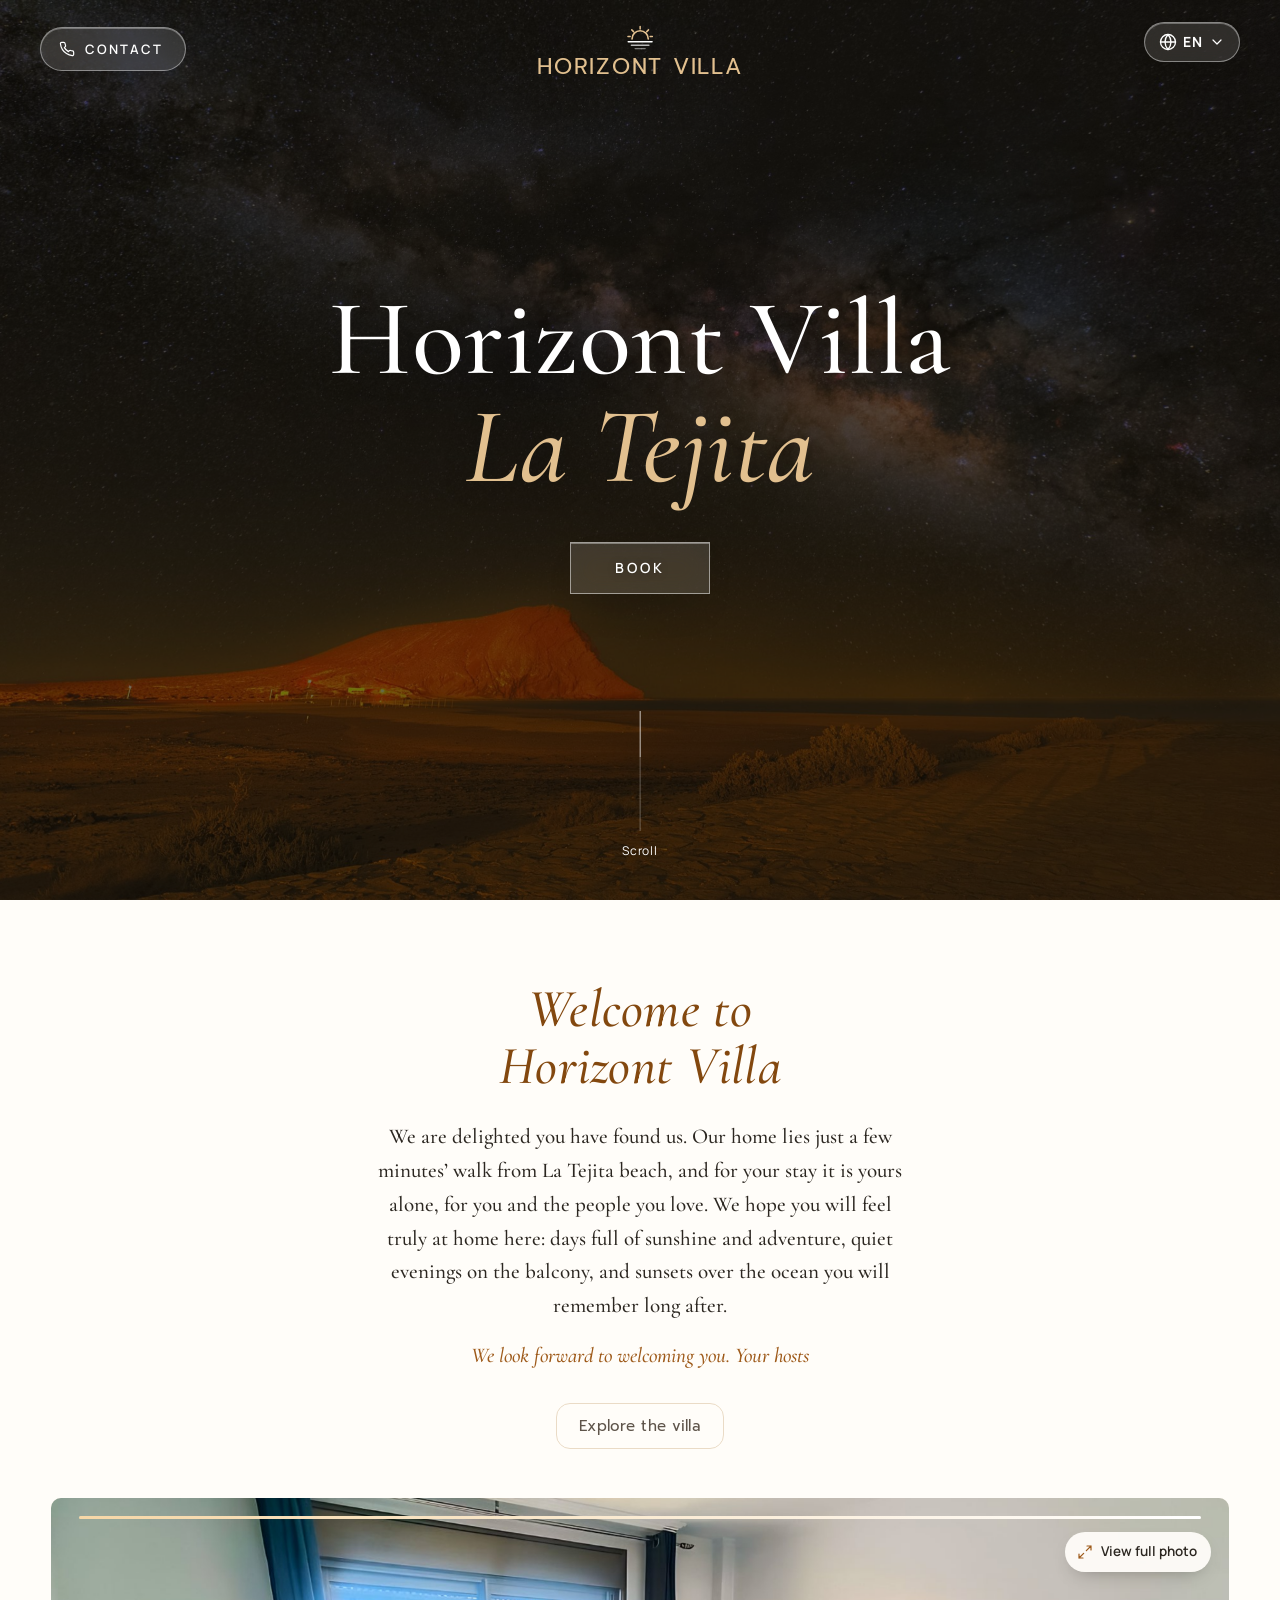
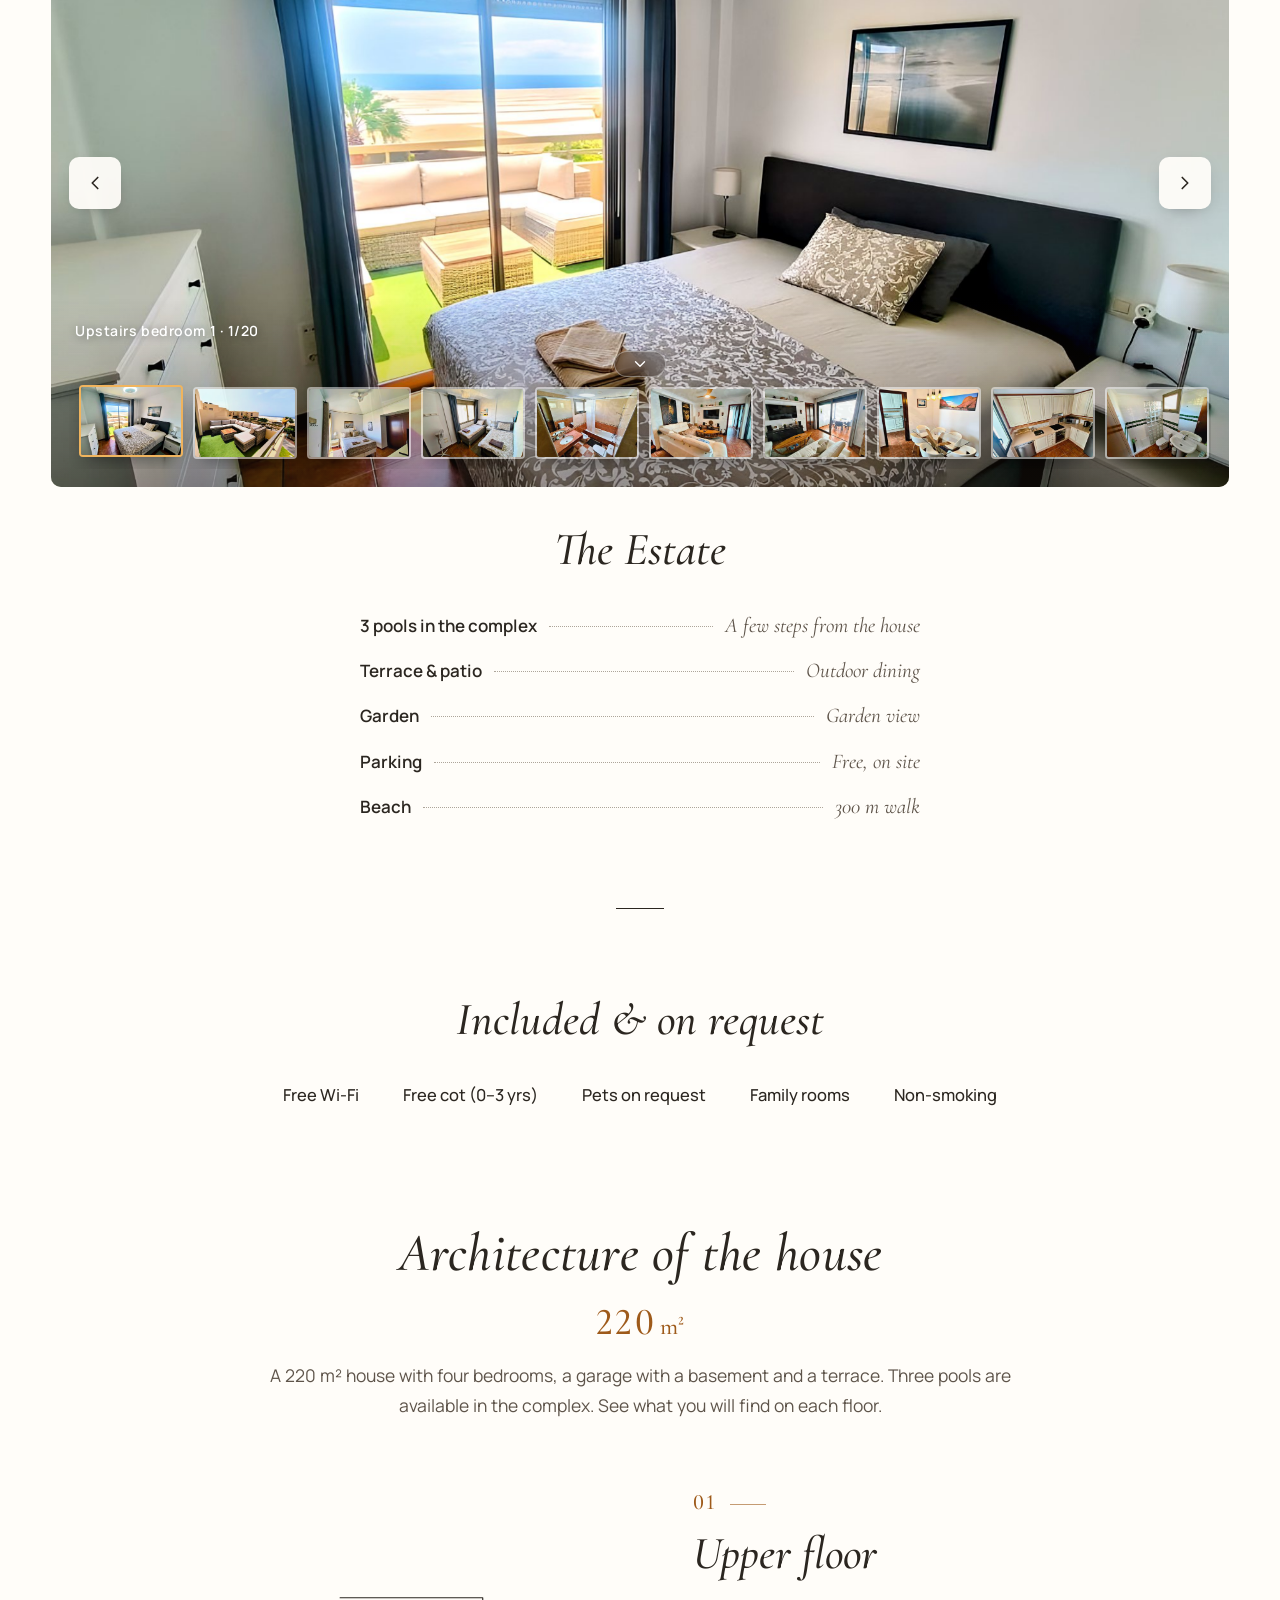
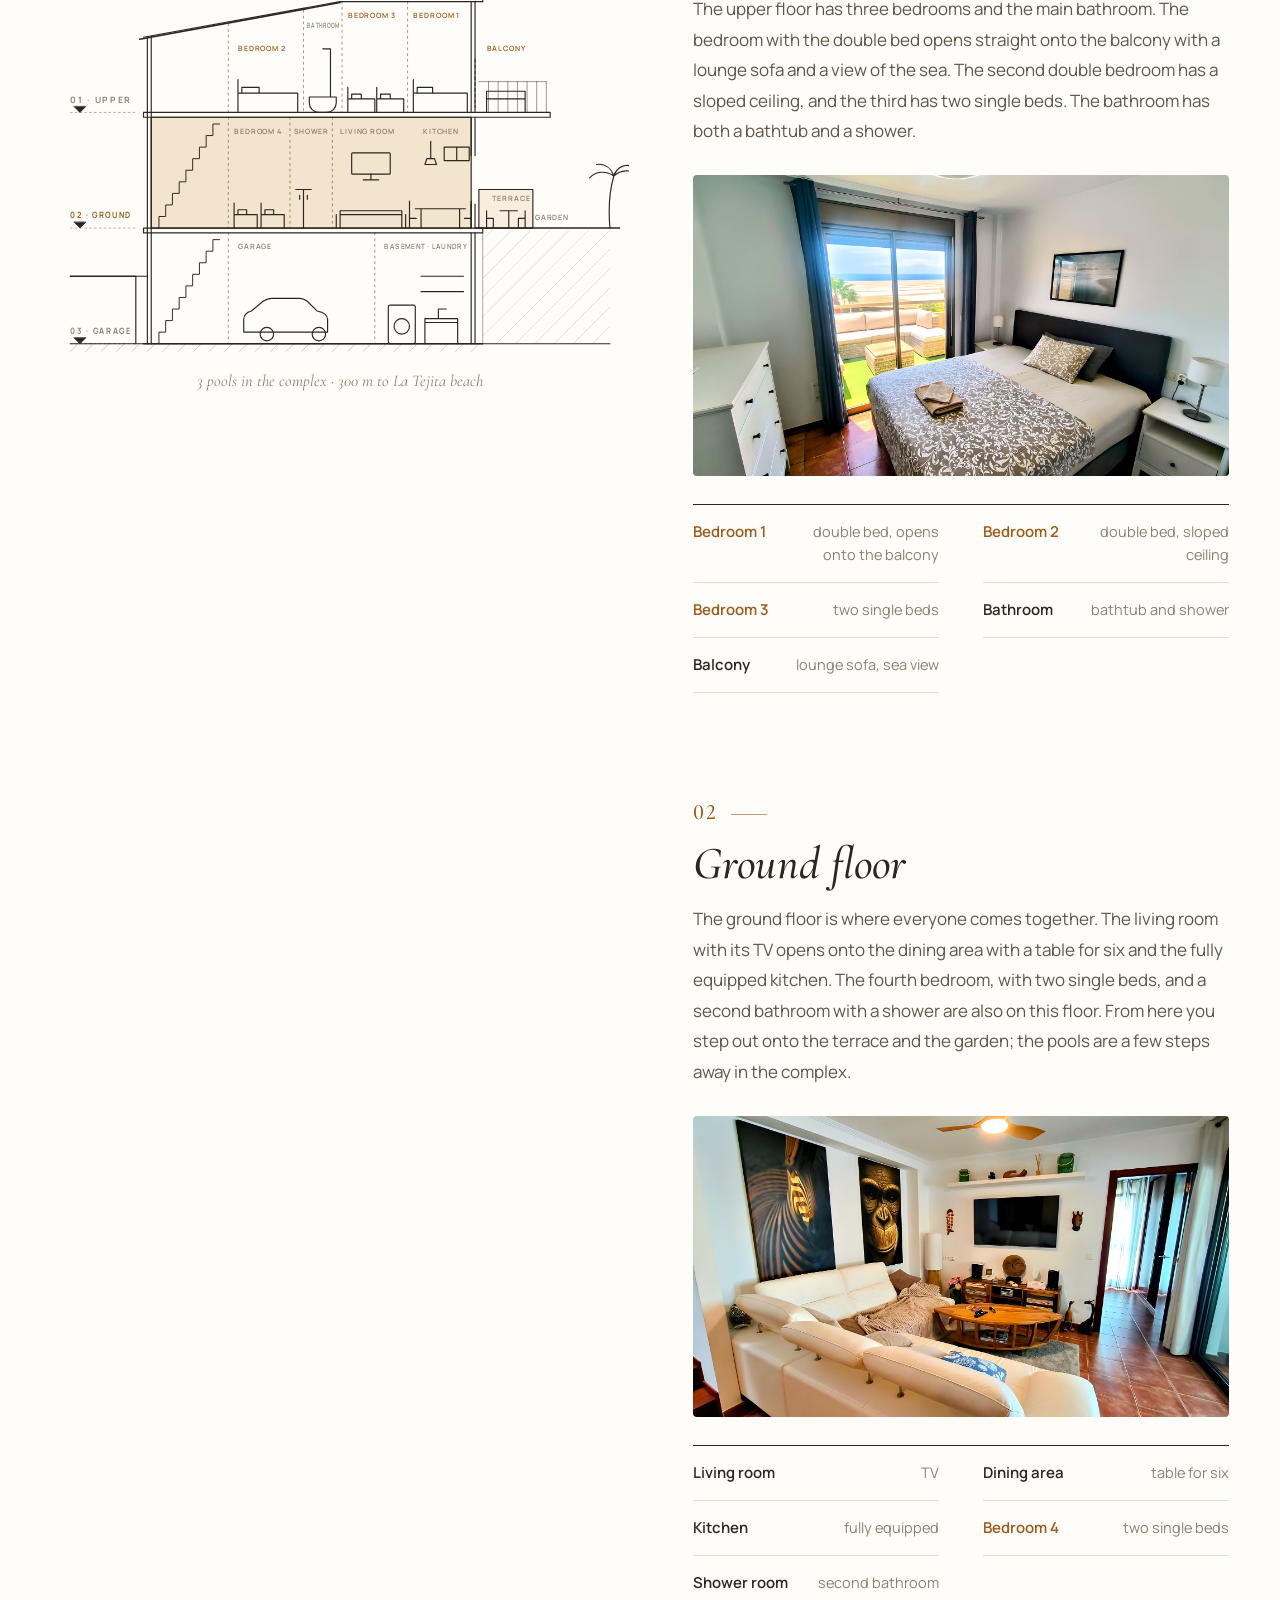
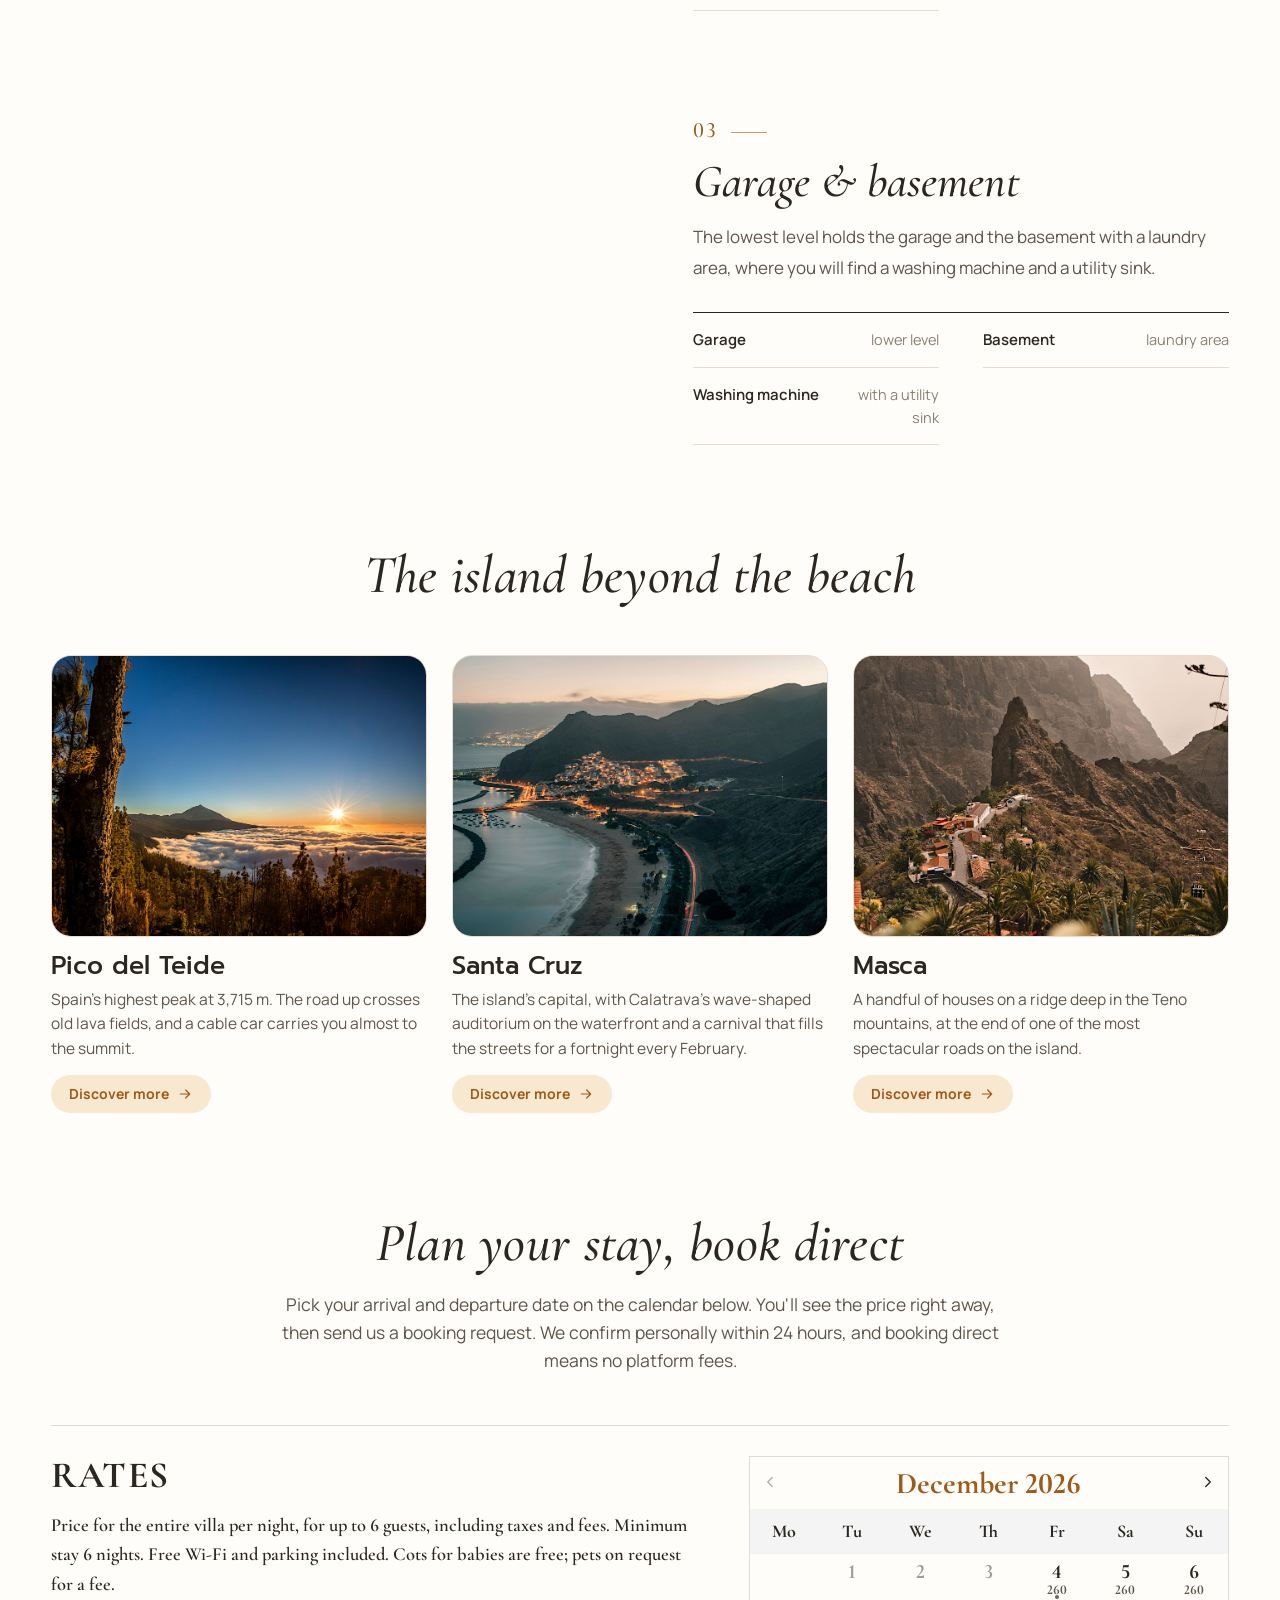
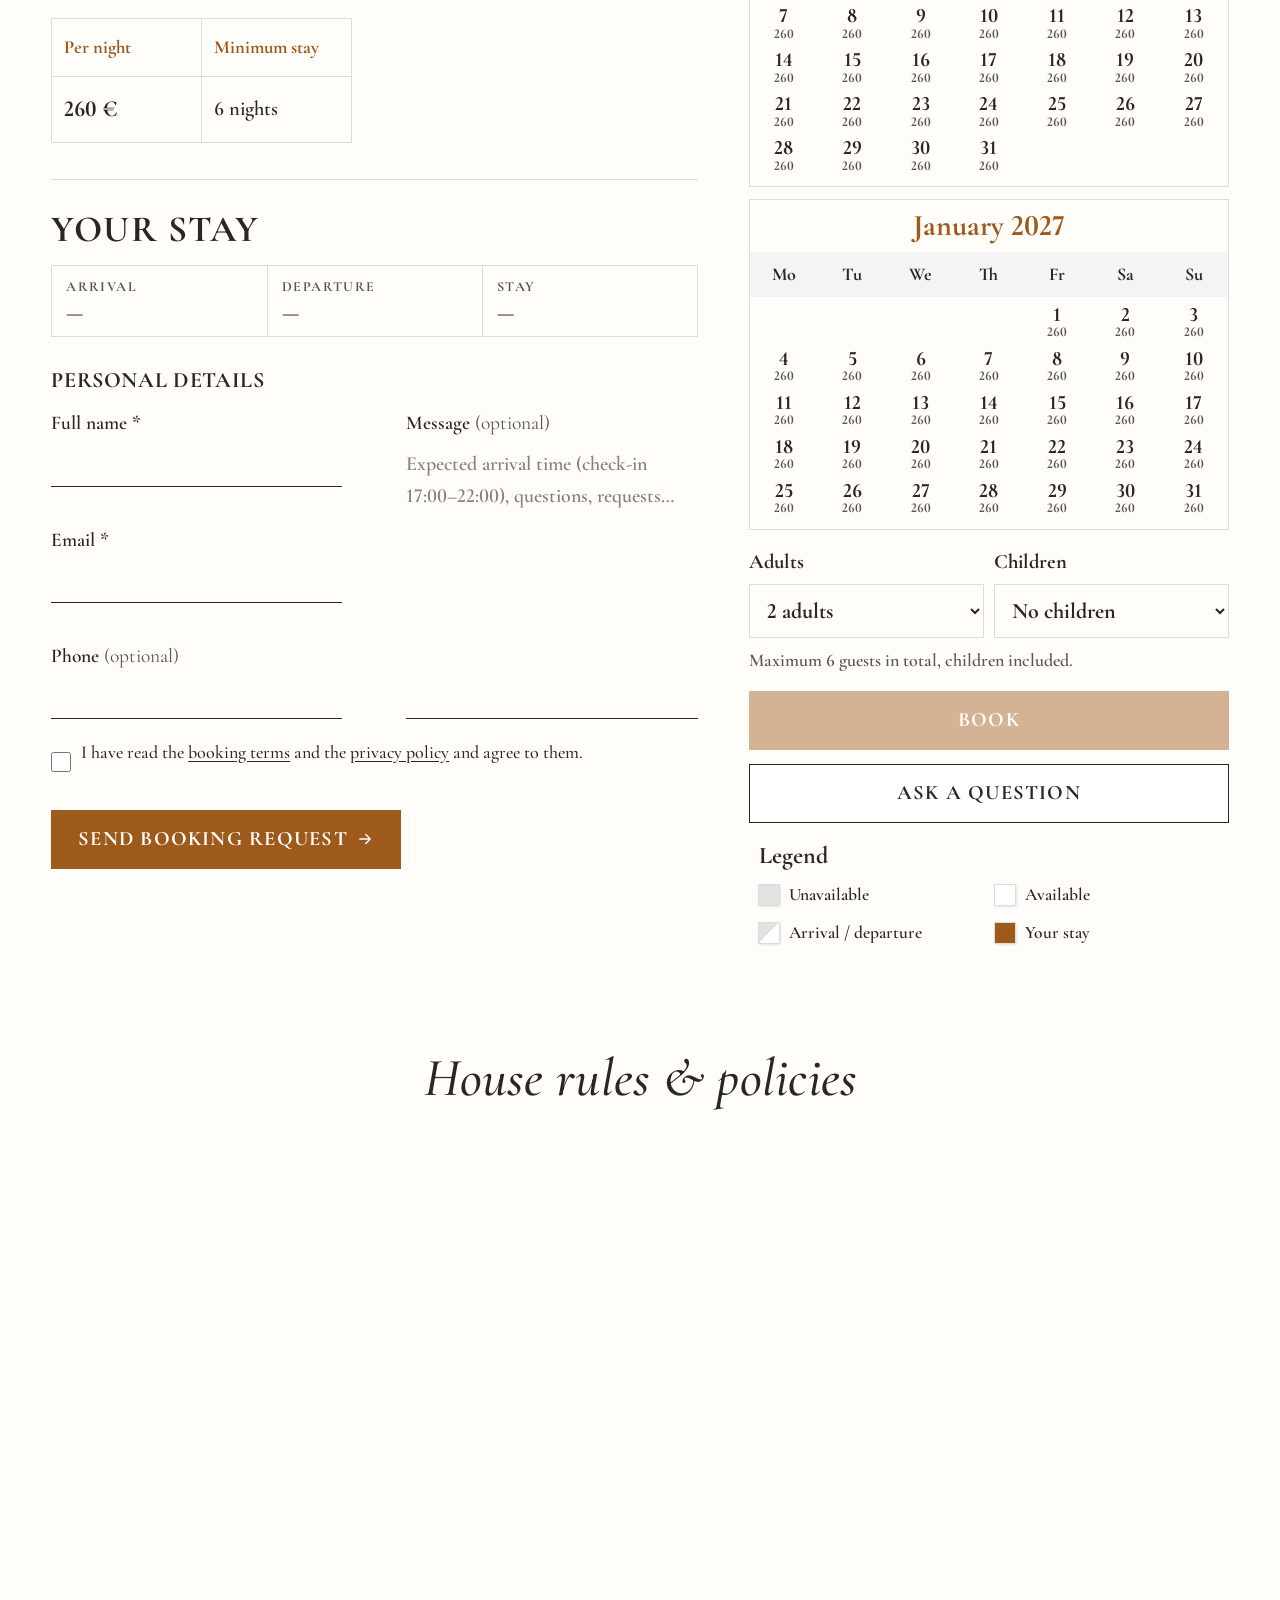
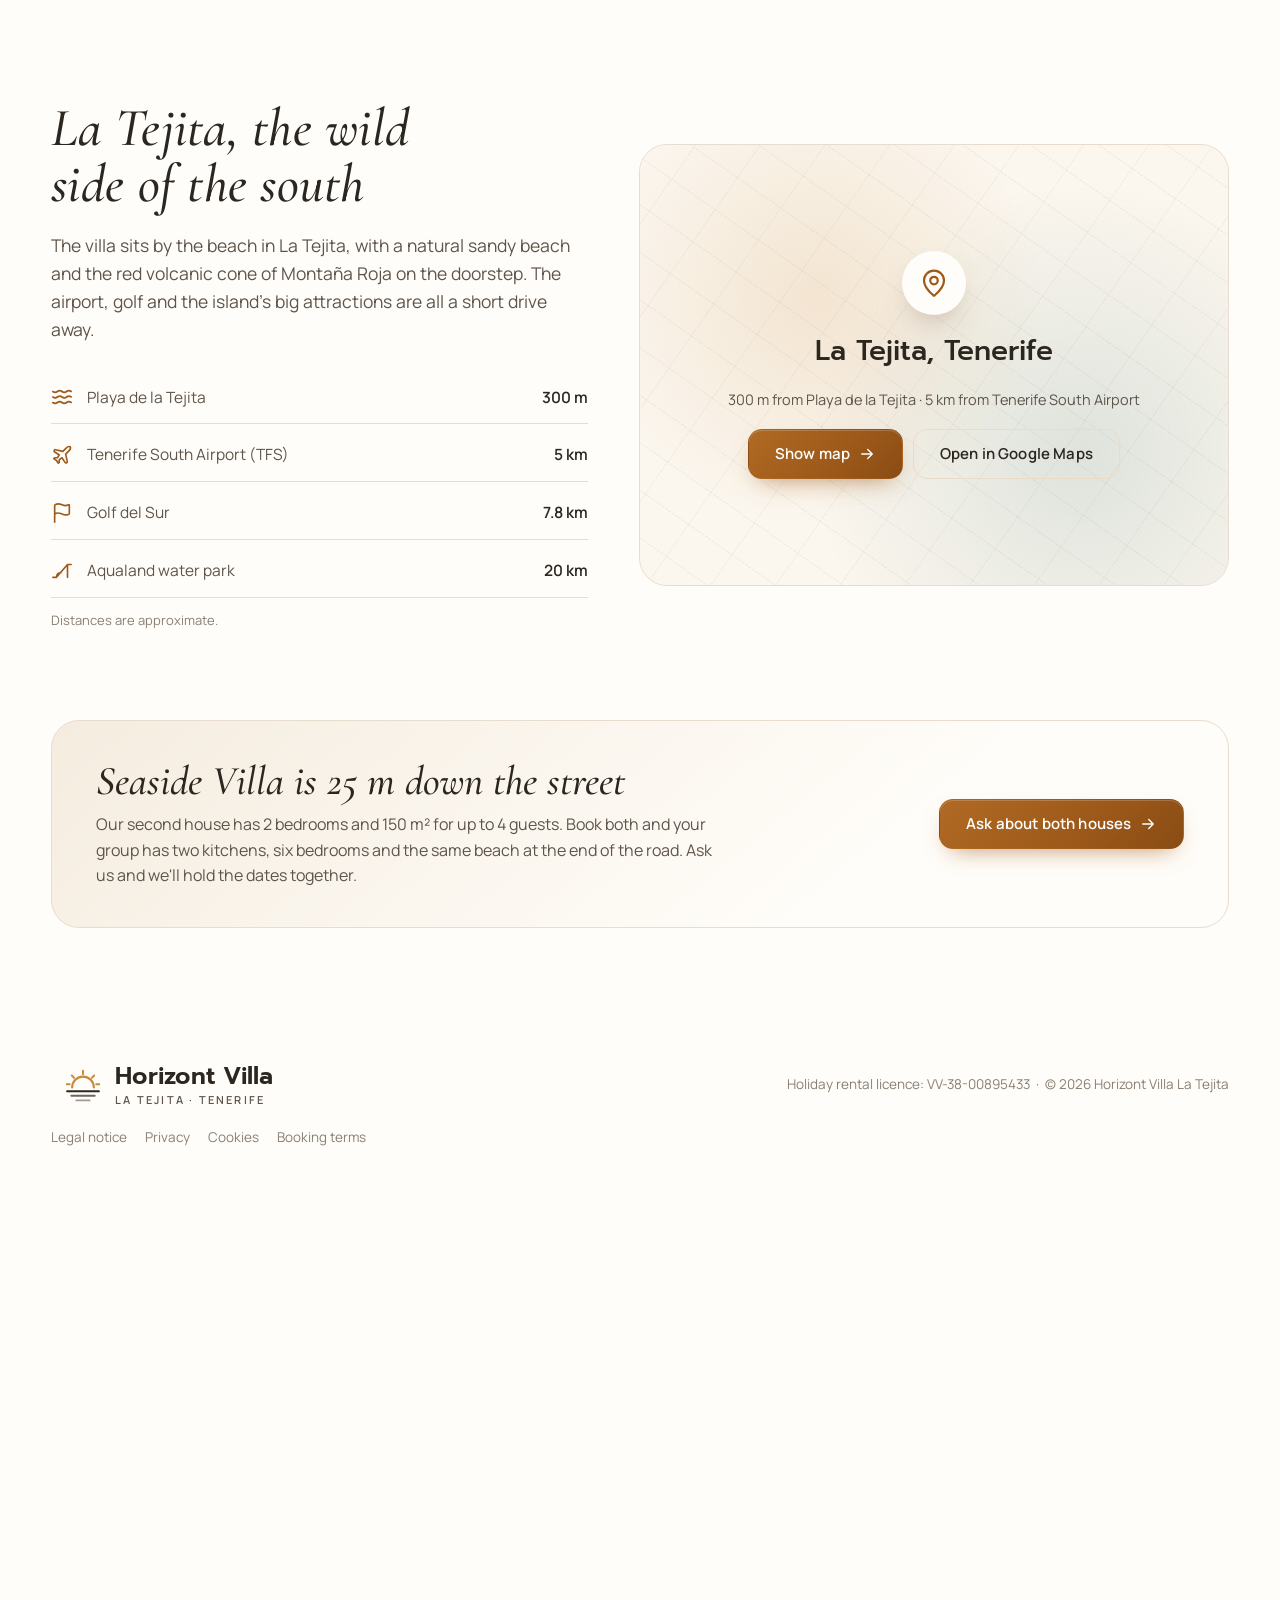
<file: Horizon-Villa-website/Tenerife website/site/index.html>
<!doctype html>
<html lang="en">
<head>
  <meta charset="utf-8">
  <meta name="viewport" content="width=device-width, initial-scale=1">
  <title>Horizont Villa La Tejita · Holiday villa in Tenerife South</title>
  <meta name="description" content="Horizont Villa La Tejita — a 220 m² 4-bedroom holiday home with 3 pools in the complex, 300 m from Playa de la Tejita, Tenerife. Sleeps 6. Book directly with the owners.">

  <!-- Link preview (WhatsApp, Facebook, Messenger, X…) and Google details.
       TODO before going live: if the real domain is different, replace
       https://horizonvilla-latejita.com everywhere in this block. -->
  <link rel="canonical" href="https://horizonvilla-latejita.com/">
  <meta property="og:type" content="website">
  <meta property="og:site_name" content="Horizont Villa La Tejita">
  <meta property="og:title" content="Horizont Villa La Tejita · Holiday villa in Tenerife South">
  <meta property="og:description" content="220 m² villa with 4 bedrooms and 3 pools in the complex, 300 m from Playa de la Tejita. Sleeps 6. Book directly with the owners.">
  <meta property="og:url" content="https://horizonvilla-latejita.com/">
  <meta property="og:image" content="https://horizonvilla-latejita.com/images/og-image.jpg">
  <meta property="og:image:width" content="1200">
  <meta property="og:image:height" content="630">
  <meta property="og:image:alt" content="Sunset over the sea from the terrace of Horizont Villa">
  <meta property="og:locale" content="en_GB">
  <meta property="og:locale:alternate" content="cs_CZ">
  <meta property="og:locale:alternate" content="es_ES">
  <meta name="twitter:card" content="summary_large_image">
  <script type="application/ld+json">
  {
    "@context": "https://schema.org",
    "@type": "VacationRental",
    "name": "Horizont Villa La Tejita",
    "description": "A 220 m² holiday villa with 4 bedrooms, 2 bathrooms and 3 pools in the complex, 300 m from Playa de la Tejita in Tenerife South. Sleeps 6.",
    "url": "https://horizonvilla-latejita.com/",
    "identifier": "horizont-villa-la-tejita",
    "image": [
      "https://horizonvilla-latejita.com/images/og-image.jpg",
      "https://horizonvilla-latejita.com/images/pool.jpg",
      "https://horizonvilla-latejita.com/images/living-room.jpg",
      "https://horizonvilla-latejita.com/images/kitchen.jpg",
      "https://horizonvilla-latejita.com/images/bedroom-sea-view.jpg",
      "https://horizonvilla-latejita.com/images/bathroom.jpg",
      "https://horizonvilla-latejita.com/images/roof-terrace.jpg",
      "https://horizonvilla-latejita.com/images/lounge-terrace.jpg"
    ],
    "address": {
      "@type": "PostalAddress",
      "addressLocality": "La Tejita, Granadilla de Abona",
      "postalCode": "38612",
      "addressRegion": "Santa Cruz de Tenerife",
      "addressCountry": "ES"
    },
    "latitude": 28.03209047,
    "longitude": -16.56543081,
    "containsPlace": {
      "@type": "Accommodation",
      "additionalType": "EntirePlace",
      "floorSize": { "@type": "QuantitativeValue", "value": 220, "unitCode": "MTK" },
      "numberOfBedrooms": 4,
      "numberOfBathroomsTotal": 2,
      "occupancy": { "@type": "QuantitativeValue", "maxValue": 6 }
    },
    "checkinTime": "17:00",
    "checkoutTime": "11:00"
  }
  </script>

  <link rel="icon" href="images/favicon.svg" type="image/svg+xml">
  <link rel="stylesheet" href="css/fonts.css">
  <link rel="stylesheet" href="css/styles.css?v=106">
  <link rel="stylesheet" href="css/effects.css?v=60">
  <script>
    document.documentElement.classList.add("fx");
    // safety net: never leave the hero hidden if the effects script fails to load
    setTimeout(function () { document.documentElement.classList.add("is-ready"); }, 2500);
  </script>
</head>
<body>
  <a class="skip-link" href="#main" data-i18n="a11y.skip">Skip to content</a>

  <!-- SVG icon sprite (Lucide-style strokes) -->
  <svg width="0" height="0" style="position:absolute" aria-hidden="true">
    <defs>
      <symbol id="i-wifi" viewBox="0 0 24 24"><path d="M5 12.55a11 11 0 0 1 14 0"/><path d="M1.42 9a16 16 0 0 1 21.16 0"/><path d="M8.53 16.11a6 6 0 0 1 6.95 0"/><path d="M12 20h.01"/></symbol>
      <symbol id="i-pool" viewBox="0 0 24 24"><path d="M2 12c1.5 1 3 1 4.5 0s3-1 4.5 0 3 1 4.5 0 3-1 4.5 0"/><path d="M2 17c1.5 1 3 1 4.5 0s3-1 4.5 0 3 1 4.5 0 3-1 4.5 0"/><path d="M8 9V5a2 2 0 0 1 4 0"/><path d="M16 9V5a2 2 0 0 0-4 0"/></symbol>
      <symbol id="i-sun" viewBox="0 0 24 24"><circle cx="12" cy="12" r="4"/><path d="M12 2v2M12 20v2M4.93 4.93l1.41 1.41M17.66 17.66l1.41 1.41M2 12h2M20 12h2M6.34 17.66l-1.41 1.41M19.07 4.93l-1.41 1.41"/></symbol>
<symbol id="i-leaf" viewBox="0 0 24 24"><path d="M11 20A7 7 0 0 1 9.8 6.1C15.5 5 17 4.48 19 2c1 2 2 4.18 2 8 0 5.5-4.78 10-10 10Z"/><path d="M2 21c0-3 1.85-5.36 5.08-6C9.5 14.52 12 13 13 12"/></symbol>
      <symbol id="i-waves" viewBox="0 0 24 24"><path d="M2 6c.6.5 1.2 1 2.5 1C7 7 7 5 9.5 5c2.6 0 2.4 2 5 2 2.5 0 2.5-2 5-2 1.3 0 1.9.5 2.5 1"/><path d="M2 12c.6.5 1.2 1 2.5 1 2.5 0 2.5-2 5-2 2.6 0 2.4 2 5 2 2.5 0 2.5-2 5-2 1.3 0 1.9.5 2.5 1"/><path d="M2 18c.6.5 1.2 1 2.5 1 2.5 0 2.5-2 5-2 2.6 0 2.4 2 5 2 2.5 0 2.5-2 5-2 1.3 0 1.9.5 2.5 1"/></symbol>
      <symbol id="i-snow" viewBox="0 0 24 24"><path d="M2 12h20M12 2v20M20 16l-4-4 4-4M4 8l4 4-4 4M16 4l-4 4-4-4M8 20l4-4 4 4"/></symbol>
      <symbol id="i-chef" viewBox="0 0 24 24"><path d="M17 21a1 1 0 0 0 1-1v-5.35c0-.46.31-.85.74-1A4 4 0 0 0 16.2 6.1a5 5 0 0 0-8.4 0 4 4 0 0 0-2.54 7.55c.43.15.74.54.74 1V20a1 1 0 0 0 1 1Z"/><path d="M6 17h12"/></symbol>
      <symbol id="i-car" viewBox="0 0 24 24"><path d="M19 17h2c.6 0 1-.4 1-1v-3c0-.9-.7-1.7-1.5-1.9C18.7 10.6 16 10 16 10s-1.3-1.4-2.2-2.3c-.5-.4-1.1-.7-1.8-.7H5c-.6 0-1.1.4-1.4.9l-1.4 2.9A3.7 3.7 0 0 0 2 12v4c0 .6.4 1 1 1h2"/><circle cx="7" cy="17" r="2"/><path d="M9 17h6"/><circle cx="17" cy="17" r="2"/></symbol>
      <symbol id="i-washer" viewBox="0 0 24 24"><rect x="3" y="2" width="18" height="20" rx="2"/><circle cx="12" cy="13" r="5"/><path d="M7 6h.01M10 6h.01"/></symbol>
      <symbol id="i-bed" viewBox="0 0 24 24"><path d="M2 4v16M2 8h18a2 2 0 0 1 2 2v10M2 17h20M6 8v9"/></symbol>
      <symbol id="i-bath" viewBox="0 0 24 24"><path d="M9 6 6.5 3.5a1.5 1.5 0 0 0-1-.5C4.68 3 4 3.68 4 4.5V17a2 2 0 0 0 2 2h12a2 2 0 0 0 2-2v-5"/><path d="M10 5 8 7M2 12h20M7 19v2M17 19v2"/></symbol>
      <symbol id="i-users" viewBox="0 0 24 24"><path d="M16 21v-2a4 4 0 0 0-4-4H6a4 4 0 0 0-4 4v2"/><circle cx="9" cy="7" r="4"/><path d="M22 21v-2a4 4 0 0 0-3-3.87M16 3.13a4 4 0 0 1 0 7.75"/></symbol>
      <symbol id="i-pin" viewBox="0 0 24 24"><path d="M20 10c0 5-5.5 10.2-7.4 11.8a1 1 0 0 1-1.2 0C9.5 20.2 4 15 4 10a8 8 0 0 1 16 0"/><circle cx="12" cy="10" r="3"/></symbol>
      <symbol id="i-plane" viewBox="0 0 24 24"><path d="M17.8 19.2 16 11l3.5-3.5C21 6 21.5 4 21 3c-1-.5-3 0-4.5 1.5L13 8 4.8 6.2c-.5-.1-.9.1-1.1.5l-.3.5c-.2.5-.1 1 .3 1.3L9 12l-2 3H4l-1 1 3 2 2 3 1-1v-3l3-2 3.5 5.3c.3.4.8.5 1.3.3l.5-.2c.4-.3.6-.7.5-1.2z"/></symbol>
      <symbol id="i-phone" viewBox="0 0 24 24"><path d="M22 16.92v3a2 2 0 0 1-2.18 2 19.8 19.8 0 0 1-8.63-3.07 19.5 19.5 0 0 1-6-6A19.8 19.8 0 0 1 2.12 4.18 2 2 0 0 1 4.11 2h3a2 2 0 0 1 2 1.72c.13.96.36 1.9.7 2.81a2 2 0 0 1-.45 2.11L8.09 9.91a16 16 0 0 0 6 6l1.27-1.27a2 2 0 0 1 2.11-.45c.91.34 1.85.57 2.81.7A2 2 0 0 1 22 16.92z"/></symbol>
      <symbol id="i-mail" viewBox="0 0 24 24"><rect x="2" y="4" width="20" height="16" rx="2"/><path d="m22 7-8.97 5.7a1.94 1.94 0 0 1-2.06 0L2 7"/></symbol>
      <symbol id="i-chat" viewBox="0 0 24 24"><path d="M7.9 20A9 9 0 1 0 4 16.1L2 22Z"/></symbol>
      <symbol id="i-left" viewBox="0 0 24 24"><path d="m15 18-6-6 6-6"/></symbol>
      <symbol id="i-right" viewBox="0 0 24 24"><path d="m9 18 6-6-6-6"/></symbol>
      <symbol id="i-close" viewBox="0 0 24 24"><path d="M18 6 6 18M6 6l12 12"/></symbol>
      <symbol id="i-menu" viewBox="0 0 24 24"><path d="M4 7h16M4 12h16M4 17h16"/></symbol>
      <symbol id="i-check" viewBox="0 0 24 24"><path d="M20 6 9 17l-5-5"/></symbol>
      <symbol id="i-paw" viewBox="0 0 24 24"><circle cx="11" cy="4" r="2"/><circle cx="18" cy="8" r="2"/><circle cx="20" cy="16" r="2"/><path d="M9 10a5 5 0 0 1 5 5v3.5a3.5 3.5 0 0 1-6.84 1.05Q6.52 17.48 4.46 16.84A3.5 3.5 0 0 1 5.5 10Z"/></symbol>
      <symbol id="i-baby" viewBox="0 0 24 24"><path d="M9 12h.01M15 12h.01M10 16c.5.3 1.2.5 2 .5s1.5-.2 2-.5"/><path d="M19 6.3a9 9 0 0 1 1.8 3.9 2 2 0 0 1 0 3.6 9 9 0 0 1-17.6 0 2 2 0 0 1 0-3.6A9 9 0 0 1 12 3c2 0 3.5 1.1 3.5 2.5s-.9 2.5-2 2.5c-.8 0-1.5-.4-1.5-1"/></symbol>
      <symbol id="i-bike" viewBox="0 0 24 24"><circle cx="18.5" cy="17.5" r="3.5"/><circle cx="5.5" cy="17.5" r="3.5"/><circle cx="15" cy="5" r="1"/><path d="M12 17.5V14l-3-3 4-3 2 3h2"/></symbol>
      <symbol id="i-bus" viewBox="0 0 24 24"><path d="M8 6v6M15 6v6M2 12h19.6M18 18h3s.5-1.7.8-2.8c.1-.4.2-.8.2-1.2 0-.4-.1-.8-.2-1.2l-1.4-5C20.1 6.8 19.1 6 18 6H4a2 2 0 0 0-2 2v10h3"/><circle cx="7" cy="18" r="2"/><path d="M9 18h5"/><circle cx="16" cy="18" r="2"/></symbol>
      <symbol id="i-area" viewBox="0 0 24 24"><rect x="3" y="3" width="18" height="18" rx="2"/><path d="M3 9h4M3 15h4M9 3v4M15 3v4"/></symbol>
      <symbol id="i-tv" viewBox="0 0 24 24"><rect x="2" y="7" width="20" height="15" rx="2"/><path d="m17 2-5 5-5-5"/></symbol>
      <symbol id="i-clock" viewBox="0 0 24 24"><circle cx="12" cy="12" r="10"/><path d="M12 6v6l4 2"/></symbol>
      <symbol id="i-nosmoke" viewBox="0 0 24 24"><path d="M2 2l20 20M12 12H2v4h14M22 12v4M18 12h-.5M7 12v4M18 8c0-2.5-2-2.5-2-5M22 8c0-2.5-2-2.5-2-5"/></symbol>
      <symbol id="i-noparty" viewBox="0 0 24 24"><circle cx="12" cy="12" r="10"/><path d="m4.9 4.9 14.2 14.2M9 9h.01M15 15h.01M9 15l1.5-1.5M13.5 10.5 15 9"/></symbol>
      <symbol id="i-flag" viewBox="0 0 24 24"><path d="M4 22V4a1 1 0 0 1 .4-.8A6 6 0 0 1 8 2c3 0 5 2 7.33 2q2 0 3.87-.93a.5.5 0 0 1 .8.43v9a1 1 0 0 1-.4.8A6 6 0 0 1 16 14c-3 0-5-2-8-2a6 6 0 0 0-4 1.3"/></symbol>
      <symbol id="i-slide" viewBox="0 0 24 24"><path d="M2 20h4l12-14h4M6 20c0-3 2-5 5-5M18 6v14"/></symbol>
      <symbol id="i-arrow" viewBox="0 0 24 24"><path d="M5 12h14M13 6l6 6-6 6"/></symbol>
      <symbol id="i-calendar" viewBox="0 0 24 24"><rect x="3" y="4" width="18" height="18" rx="2"/><path d="M16 2v4M8 2v4M3 10h18"/></symbol>
      <symbol id="i-globe" viewBox="0 0 24 24"><circle cx="12" cy="12" r="10"/><path d="M2 12h20M12 2a15.3 15.3 0 0 1 4 10 15.3 15.3 0 0 1-4 10 15.3 15.3 0 0 1-4-10 15.3 15.3 0 0 1 4-10z"/></symbol>
      <symbol id="i-chevron" viewBox="0 0 24 24"><path d="m6 9 6 6 6-6"/></symbol>
      <symbol id="i-expand" viewBox="0 0 24 24"><path d="M15 3h6v6M9 21H3v-6M21 3l-7 7M3 21l7-7"/></symbol>

      <!-- Sister property: Seaside Villa's mark, kept in its own teal so the
           header button reads as "that other place", not as ours. -->
      <symbol id="logo-sister" viewBox="0 0 48 48">
        <circle cx="34" cy="14.5" r="5.2" fill="none" stroke="#2E9A97" stroke-width="2.8"/>
        <path d="M3.5 31C5.4 18.4 13.8 12.8 22.4 15.8c7.2 2.5 9.2 10.2 4 13.7-3.7 2.5-7.8.3-7.4-3.9" fill="none" stroke="#1C2A2C" stroke-width="3" stroke-linecap="round" stroke-linejoin="round"/>
        <path d="M5 37.5c1.4 1.1 2.7 2.2 5.6 2.2 5.6 0 5.6-4.4 11.2-4.4s5.4 4.4 11.2 4.4c2.9 0 4.2-1.1 5.6-2.2" fill="none" stroke="#2E9A97" stroke-width="2.5" stroke-linecap="round"/>
        <path d="M12 44c1 .8 2 1.6 4 1.6 4 0 4-3.2 8-3.2s4 3.2 8 3.2c2 0 3-.8 4-1.6" fill="none" stroke="#1C2A2C" stroke-width="2.2" stroke-linecap="round" opacity=".38"/>
      </symbol>

      <!-- Logo mark: sun setting on the horizon over three waves -->
      <symbol id="logo-mark" viewBox="0 0 48 48">
        <path d="M11 27a13 13 0 0 1 26 0" fill="none" stroke="var(--amber)" stroke-width="2.6" stroke-linecap="round"/>
        <path d="M24 7v4M10.6 12.6l2.8 2.8M37.4 12.6l-2.8 2.8M4.5 23h3.5M40 23h3.5" stroke="var(--amber)" stroke-width="2.4" stroke-linecap="round"/>
        <path d="M5 31.5h38" stroke="var(--ink)" stroke-width="2.6" stroke-linecap="round"/>
        <path d="M10 37h28" stroke="var(--ink)" stroke-width="2.4" stroke-linecap="round" opacity=".7"/>
        <path d="M16 42.5h16" stroke="var(--ink)" stroke-width="2.2" stroke-linecap="round" opacity=".45"/>
      </symbol>
    </defs>
  </svg>

  <!-- ================= COVER (full screen, first thing a guest sees) ================= -->
  <!-- pinned top bar: transparent over the cover, a slim frosted bar once you scroll -->
  <div class="cover-bar">
    <a class="cover-contact" href="#contact"><svg class="icon" aria-hidden="true"><use href="#i-phone"/></svg><span data-i18n="nav.contact">Contact</span></a>
    <div class="cover-logo" aria-hidden="true">
      <svg class="cover-logo-mark"><use href="#logo-mark"/></svg>
      <span class="cover-logo-name">Horizont Villa</span>
    </div>
    <nav class="nav" data-i18n-attr="aria-label:a11y.mainNav" aria-label="Main">
      <button class="nav-toggle" aria-expanded="false" aria-controls="nav-list" aria-label="Open menu">
        <svg class="icon"><use href="#i-menu"/></svg>
      </button>
      <ul class="nav-list" id="nav-list">
        <li><a href="#top" class="is-active" data-i18n="nav.home">Home</a></li>
        <li><a href="#villa" data-i18n="nav.villa">The Villa</a></li>
        <li><a href="#booking" data-i18n="nav.availability">Availability</a></li>
        <li><a href="#rules" data-i18n="nav.rules">House rules</a></li>
        <li><a href="#location" data-i18n="nav.location">Location</a></li>
        <li><a href="#contact" data-i18n="nav.contact">Contact</a></li>
      </ul>

    </nav>
    <div class="cover-right">
      <a class="cover-sister" data-sister-link href="../../../Seaside-Villa-website/site/index.html" data-i18n-attr="aria-label:header.sisterAria" aria-label="Our other villa">
        <span class="cover-sister-mark"><svg aria-hidden="true"><use href="#logo-sister"/></svg></span>
        <span class="cover-sister-text"><small data-i18n="header.sisterEyebrow">Our other villa</small><strong>Seaside Villa</strong></span>
        <svg class="icon cover-sister-arrow" aria-hidden="true"><use href="#i-arrow"/></svg>
      </a>
  <div class="lang cover-lang" data-lang-switch>
      <button class="lang-btn" type="button" aria-haspopup="true" aria-expanded="false" aria-controls="cover-lang-menu">
        <svg class="icon" aria-hidden="true"><use href="#i-globe"/></svg>
        <span class="lang-code">EN</span>
        <svg class="icon lang-chevron" aria-hidden="true"><use href="#i-chevron"/></svg>
      </button>
      <ul class="lang-menu" id="cover-lang-menu" hidden>
        <li><button type="button" data-lang="cs" lang="cs"><span class="lang-short">CZ</span>Čeština<svg class="icon lang-check" aria-hidden="true"><use href="#i-check"/></svg></button></li>
        <li><button type="button" data-lang="en" lang="en"><span class="lang-short">EN</span>English<svg class="icon lang-check" aria-hidden="true"><use href="#i-check"/></svg></button></li>
        <li><button type="button" data-lang="es" lang="es"><span class="lang-short">ES</span>Español<svg class="icon lang-check" aria-hidden="true"><use href="#i-check"/></svg></button></li>
        <li><button type="button" data-lang="de" lang="de"><span class="lang-short">DE</span>Deutsch<svg class="icon lang-check" aria-hidden="true"><use href="#i-check"/></svg></button></li>
      </ul>
    </div>
    </div>
  </div>

  <section class="cover" aria-labelledby="hero-title">
    <div class="cover-bg">
      <img class="cover-img" src="images/milky-way-montana-roja.jpg" data-i18n-attr="alt:hero.photoAlt" alt="The Milky Way above Montaña Roja and La Tejita beach at night" fetchpriority="high">
    </div>
    <div class="cover-content">
      <h1 id="hero-title" class="cover-title">Horizont Villa<br><em>La Tejita</em></h1>
      <a class="cover-book" href="#booking" data-i18n="cover.book">Book</a>
    </div>
    <a class="cover-scroll" href="#main" data-cover-scroll>
      <span class="cover-scroll-track" aria-hidden="true"><span></span></span>
      <span class="cover-scroll-label" data-i18n="cover.scroll">Scroll</span>
    </a>
  </section>

  <div class="page">

    <!-- ================= HEADER ================= -->
    <header class="site-header" id="top">
      <span class="scroll-progress" aria-hidden="true"></span>

      <a class="brand" href="#top" data-i18n-attr="aria-label:a11y.brandHome" aria-label="Horizont Villa La Tejita — home">
        <svg class="brand-mark" aria-hidden="true"><use href="#logo-mark"/></svg>
        <span class="brand-text">
          <span class="brand-name">Horizont Villa</span>
          <span class="brand-sub">La Tejita · Tenerife</span>
        </span>
      </a>

      <div class="header-end">
        <div class="header-meta">
          <div class="meta-block meta-right">
            <a class="meta-phone" href="tel:+34600000000" data-config-phone>+34 600 000 000</a>
            <span class="meta-soft" data-i18n="meta.hours">Replies daily, 9:00 – 21:00</span>
          </div>
        </div>

        <div class="lang" data-lang-switch>
          <button class="lang-btn" type="button" aria-haspopup="true" aria-expanded="false" aria-controls="lang-menu">
            <svg class="icon" aria-hidden="true"><use href="#i-globe"/></svg>
            <span class="lang-code">EN</span>
            <svg class="icon lang-chevron" aria-hidden="true"><use href="#i-chevron"/></svg>
          </button>
          <ul class="lang-menu" id="lang-menu" hidden>
            <li><button type="button" data-lang="cs" lang="cs"><span class="lang-short">CZ</span>Čeština<svg class="icon lang-check" aria-hidden="true"><use href="#i-check"/></svg></button></li>
            <li><button type="button" data-lang="en" lang="en"><span class="lang-short">EN</span>English<svg class="icon lang-check" aria-hidden="true"><use href="#i-check"/></svg></button></li>
            <li><button type="button" data-lang="es" lang="es"><span class="lang-short">ES</span>Español<svg class="icon lang-check" aria-hidden="true"><use href="#i-check"/></svg></button></li>
            <li><button type="button" data-lang="de" lang="de"><span class="lang-short">DE</span>Deutsch<svg class="icon lang-check" aria-hidden="true"><use href="#i-check"/></svg></button></li>
          </ul>
        </div>
      </div>
    </header>

    <main id="main">

      <!-- ================= HERO ================= -->
      <section class="hero" aria-labelledby="hero-welcome">
        <div class="hero-left">

          <div class="hero-card">
            <h2 class="hero-title" id="hero-welcome" data-i18n="hero.title">Welcome to Horizont Villa</h2>
            <p class="hero-lead" data-i18n="hero.lead">We are delighted you have found us. Our home lies just a few minutes’ walk from La Tejita beach, and for your stay it is yours alone, for you and the people you love. We hope you will feel truly at home here: days full of sunshine and adventure, quiet evenings on the balcony, and sunsets over the ocean you will remember long after.</p>
            <p class="hero-sign" data-i18n="hero.sign">We look forward to welcoming you. Your hosts</p>
            <div class="hero-actions">
              <a class="btn btn-ghost" href="#villa" data-i18n="hero.explore">Explore the villa</a>
            </div>
          </div>
        </div>

        <div class="slider" aria-roledescription="carousel" data-i18n-attr="aria-label:slider.label" aria-label="Villa photos">
          <div class="slider-viewport">
            <!-- slides injected by main.js -->
          </div>
          <button class="slider-btn prev" data-i18n-attr="aria-label:slider.prev" aria-label="Previous photo"><svg class="icon"><use href="#i-left"/></svg></button>
          <button class="slider-btn next" data-i18n-attr="aria-label:slider.next" aria-label="Next photo"><svg class="icon"><use href="#i-right"/></svg></button>
          <button class="slider-expand" type="button"><svg class="icon" aria-hidden="true"><use href="#i-expand"/></svg><span data-i18n="viewer.open">View full photo</span></button>
          <p class="slider-caption" aria-live="polite"></p>
          <div class="slider-thumbs" id="slider-thumbs" role="tablist" data-i18n-attr="aria-label:slider.choose" aria-label="Choose photo"></div>
          <button class="thumbs-toggle" type="button" aria-controls="slider-thumbs" aria-expanded="true"><svg class="icon" aria-hidden="true"><use href="#i-chevron"/></svg></button>
          <div class="slider-progress" aria-hidden="true"><span></span></div>
        </div>
      </section>

      <!-- ================= THE VILLA ================= -->
      <section class="section villa" id="villa" data-i18n-attr="aria-label:villa.eyebrow" aria-label="The Villa">
        <div class="bento">
          <!-- key numbers (floor area, bedrooms, bathrooms, guests): hidden for now, remove the comment marks to bring it back
          <article class="b-card b-key">
            <p class="b-label" data-i18n="villa.entire">Entire home</p>
            <p class="b-big"><span data-count="220">220</span><span class="unit">m²</span></p>
            <p class="b-text" data-i18n="villa.keyText">Four bedrooms over two floors, just 300 m from Playa de la Tejita.</p>
            <dl class="b-stats">
              <div><dt data-i18n="villa.bedrooms">Bedrooms</dt><dd data-count="4">4</dd></div>
              <div><dt data-i18n="villa.bathrooms">Bathrooms</dt><dd data-count="2">2</dd></div>
              <div><dt data-i18n="villa.guests">Guests</dt><dd data-count="6">6</dd></div>
            </dl>
          </article>
          -->

          <!-- outside -->
          <article class="b-card b-outside">
            <h3 data-i18n="floor.outside">The Estate</h3>
            <ul class="outdoors">
              <li><span class="out-icon"><svg class="icon"><use href="#i-pool"/></svg></span><div><span data-i18n="mq.pools">3 pools in the complex</span><em data-i18n="room.onProperty">A few steps from the house</em></div></li>
              <li><span class="out-icon"><svg class="icon"><use href="#i-sun"/></svg></span><div><span data-i18n="room.terrace">Terrace &amp; patio</span><em data-i18n="room.outdoorDining">Outdoor dining</em></div></li>
              <li><span class="out-icon"><svg class="icon"><use href="#i-leaf"/></svg></span><div><span data-i18n="room.garden">Garden</span><em data-i18n="room.gardenView">Garden view</em></div></li>
              <li><span class="out-icon"><svg class="icon"><use href="#i-car"/></svg></span><div><span data-i18n="room.parking">Parking</span><em data-i18n="room.parkingNote">Free, on site</em></div></li>
              <li><span class="out-icon"><svg class="icon"><use href="#i-waves"/></svg></span><div><span data-i18n="room.beach">Beach</span><em data-i18n="room.beachWalk">300 m walk</em></div></li>
            </ul>
          </article>

          <!-- services -->
          <article class="b-card b-services">
            <h3 data-i18n="svc.title">Included &amp; on request</h3>
            <ul class="chips">
              <li><svg class="icon"><use href="#i-wifi"/></svg><span data-i18n="svc.wifi">Free Wi-Fi</span></li>
              <li><svg class="icon"><use href="#i-baby"/></svg><span data-i18n="svc.cot">Free cot (0–3 yrs)</span></li>
              <li><svg class="icon"><use href="#i-paw"/></svg><span data-i18n="svc.pets">Pets on request</span></li>
              <li><svg class="icon"><use href="#i-users"/></svg><span data-i18n="svc.family">Family rooms</span></li>
              <li><svg class="icon"><use href="#i-nosmoke"/></svg><span data-i18n="svc.nonsmoking">Non-smoking</span></li>
            </ul>
          </article>
        </div>
      </section>

      <!-- ================= ARCHITECTURE OF THE HOUSE ================= -->
      <!-- An architect's section of the house on the left (it stays put while you scroll),
           the floors on the right. The floor you are reading lights up in the drawing (main.js: initArch). -->
      <section class="section arch" id="arch" aria-labelledby="arch-title">
        <div class="arch-head">
          <h2 id="arch-title" data-i18n="arch.title">Architecture of the house</h2>
          <p class="arch-area">220<span>m²</span></p>
          <p data-i18n="arch.lead">A 220 m² house with four bedrooms, a garage with a basement and a terrace. Three pools are available in the complex.</p>
        </div>

        <div class="arch-grid">
          <div class="arch-drawing">
            <svg viewBox="0 64 600 536" fill="none" stroke="currentColor" stroke-width="1.2" stroke-linecap="round" stroke-linejoin="round" role="img" data-i18n-attr="aria-label:arch.drawingLabel" aria-label="Cross-section of the house, floor by floor">
              <!-- the floor being read -->
              <g class="arch-hl" data-floor="1"><path d="M104 222L300 189V185h136v115H104z"/><rect x="444" y="244" width="70" height="56" fill-opacity=".6"/></g>
              <g class="arch-hl" data-floor="2"><rect x="104" y="305" width="332" height="115"/><rect x="444" y="380" width="56" height="40" fill-opacity=".6"/></g>
              <g class="arch-hl" data-floor="3"><rect x="104" y="425" width="332" height="115"/></g>


              <!-- roof: sloping over the bedroom with the sloped ceiling, flat on the right -->
              <path d="M92 224L300 186" stroke-width="1.6"/>
              <path d="M96 222L300 185h148"/><path d="M300 181h148v4"/>
              <!-- slabs and walls -->
              <rect x="96" y="300" width="422" height="5"/>
              <rect x="96" y="420" width="352" height="5"/>
              <path d="M96 540h352" stroke-width="1.6"/>
              <path d="M100 222v318M104 221v319M436 185v115M440 185v115M436 305v40M440 305v40M436 395v25M440 395v25M436 425v115M440 425v115"/>

              <!-- stairs -->
              <path d="M112 540v-12h7v-12h7v-12h7v-12h7v-12h7v-12h7v-12h7v-12h7v-12h7" stroke-width="1"/>
              <path d="M112 420v-12h7v-12h7v-12h7v-12h7v-12h7v-12h7v-12h7v-12h7v-12h7" stroke-width="1"/>

              <!-- partitions -->
              <path d="M184 208v92M262 194v106M302 185v115M370 185v115M184 305v115M248 305v115M292 305v115M184 425v115M336 425v115" stroke-width=".8" stroke-dasharray="2 4" opacity=".6"/>

              <!-- upper floor: bedroom 2 (sloped ceiling), bath, bedroom 3 (twin), bedroom 1 (onto the balcony) -->
              <path d="M194 300v-34M194 280h62v20M198 280v-6h18v6"/>
              <path d="M268 284h28v6a10 10 0 0 1-10 10h-8a10 10 0 0 1-10-10zM290 284v-50h-8"/>
              <path d="M308 300v-26M308 286h28v14M338 300v-26M338 286h28v14M312 286v-5h10v5M342 286v-5h10v5"/>
              <path d="M376 300v-34M376 280h56v20M380 280v-6h16v6"/>
              <path d="M440 245v50" stroke-width="1" stroke-dasharray="3 3"/>
              <!-- balcony: lounge sofa and railing -->
              <path d="M444 268h70M514 268v32M454 268v32M464 268v32M474 268v32M484 268v32M494 268v32M504 268v32" stroke-width=".8" opacity=".6"/>
              <path d="M452 300v-14h40v14M452 286v-8h40v8"/>

              <!-- ground floor: bedroom 4 (twin), shower, living room, dining for six, kitchen -->
              <path d="M190 420v-26M190 406h24v14M218 420v-26M218 406h24v14M194 406v-5h9v5M222 406v-5h9v5"/>
              <path d="M262 420v-40h-8M270 380h-16M258 386v4M262 386v6M266 386v4"/>
              <rect x="312" y="342" width="40" height="22" rx="1"/><path d="M332 364v6M324 370h16"/>
              <path d="M300 420v-18h64v18M300 406h64M296 420v-14M368 420v-14"/>
              <path d="M378 400h52M384 400v20M424 400v20M372 392v28M372 410h7M436 392v28M436 410h-7M394 330v18M388 354h12l-2-6h-8z"/>
              <path d="M408 336h26v14h-26zM421 336v14"/>
              <!-- terrace and garden -->
              <path d="M440 420h150" stroke-width="1.6"/>
              <path d="M452 420v-18M452 410h7v10M466 402h18M475 402v18M492 420v-18M492 410h-7v10"/>
              <path d="M580 420c-2-22 0-40 4-54M584 366c-8-6-19-5-25 2M584 366c7-7 18-7 25-1M584 366c-3-9-10-13-18-12M584 366c3-9 11-13 19-10"/>

              <!-- lower level: garage with car, basement with washing machine and sink -->
              <path d="M100 470h-12v70"/>
              <path d="M200 528v-13c0-5 4-8 8-9l12-10c3-2 6-3 9-3h29c4 0 7 2 9 4l9 9c6 1 11 4 11 9v13z"/>
              <circle cx="224" cy="530" r="7"/><circle cx="278" cy="530" r="7"/>
              <rect x="350" y="500" width="28" height="40" rx="2"/><circle cx="364" cy="522" r="8"/>
              <path d="M388 540v-26h34v26M388 518h34M402 514v-10h8"/>
              <path d="M384 470h44M384 486h44"/>
              <!-- earth around the lower level -->
              <path d="M20 470h68" stroke-width="1.4"/>
              <path d="M448 425v115" stroke-width=".8" opacity=".5"/>
              <path d="M448 432l10-10M448 452l30-30M448 472l50-50M448 492l70-70M448 512l90-90M448 532l110-110M462 540l118-118M482 540l98-98M502 540l78-78M522 540l58-58M542 540l38-38M562 540l18-18" stroke-width=".6" opacity=".25"/>
              <path d="M20 548l8-8M36 548l8-8M52 548l8-8M68 548l8-8M84 548l8-8M100 548l8-8M116 548l8-8M132 548l8-8M148 548l8-8M164 548l8-8M180 548l8-8M196 548l8-8M212 548l8-8M228 548l8-8M244 548l8-8M260 548l8-8M276 548l8-8M292 548l8-8M308 548l8-8M324 548l8-8M340 548l8-8M356 548l8-8M372 548l8-8M388 548l8-8M404 548l8-8M420 548l8-8M436 548l8-8" stroke-width=".7" opacity=".35"/>
              <path d="M20 540h560"/>

              <!-- level markers, as on a building plan -->
              <path d="M20 300h70M20 420h70M20 540h70" stroke-width=".8" stroke-dasharray="2 3" opacity=".45"/>
              <path d="M24 294l6 6 6-6zM24 414l6 6 6-6zM24 534l6 6 6-6z" fill="currentColor" stroke-width=".8"/>
              <g class="arch-levels">
                <text class="arch-lv" data-floor="1" data-fit="64" x="20" y="290">01 · <tspan data-i18n="arch.lv1">Upper</tspan></text>
                <text class="arch-lv" data-floor="2" data-fit="64" x="20" y="410">02 · <tspan data-i18n="arch.lv2">Ground</tspan></text>
                <text class="arch-lv" data-floor="3" data-fit="64" x="20" y="530">03 · <tspan data-i18n="arch.lv3">Garage</tspan></text>
              </g>
              <!-- room names -->
              <g class="arch-rooms-l is-small">
                <text class="is-bed" x="194" y="236" data-fit="64" data-i18n="villa.bedroom2">Bedroom 2</text>
                <text x="266" y="212" data-fit="34" data-i18n="arch.l.bath">Bathroom</text>
                <text class="is-bed" x="308" y="202" data-fit="58" data-i18n="villa.bedroom3">Bedroom 3</text>
                <text class="is-bed" x="376" y="202" data-fit="58" data-i18n="villa.bedroom1">Bedroom 1</text>
                <text class="is-bed" x="452" y="236" data-fit="58" data-i18n="arch.l.balcony">Balcony</text>
                <text x="190" y="322" data-fit="54" data-i18n="villa.bedroom4">Bedroom 4</text>
                <text x="252" y="322" data-fit="36" data-i18n="arch.l.showerS">Shower</text>
                <text x="300" y="322" data-fit="78" data-i18n="arch.l.living">Living room</text>
                <text x="386" y="322" data-fit="48" data-i18n="arch.l.kitchen">Kitchen</text>
                <text x="194" y="442" data-fit="130" data-i18n="arch.l.garage">Garage</text>
                <text x="346" y="442" data-fit="86" data-i18n="arch.l.cellarL">Basement · laundry</text>
                <text x="458" y="392" data-fit="42" data-i18n="arch.l.terrace">Terrace</text>
                <text x="502" y="412" data-fit="62" data-i18n="arch.l.garden">Garden</text>
              </g>
              <text class="arch-note" x="300" y="584" text-anchor="middle" data-i18n="arch.note">3 pools in the complex · 300 m to La Tejita beach</text>
            </svg>
          </div>

          <div class="arch-floors">
            <article class="arch-floor" data-floor="1">
              <p class="arch-num">01</p>
              <h3 data-i18n="floor.upper">Upper floor</h3>
              <p class="arch-lede" data-i18n="arch.f1">The upper floor has three bedrooms and the main bathroom.</p>
              <figure class="arch-photo"><img src="images/bedroom-sea-view.jpg" alt="" loading="lazy" width="1024" height="768"></figure>
              <dl class="arch-rooms">
                <div class="is-bed"><dt data-i18n="villa.bedroom1">Bedroom 1</dt><dd data-i18n="arch.d.bed1">double bed, opens onto the balcony</dd></div>
                <div class="is-bed"><dt data-i18n="villa.bedroom2">Bedroom 2</dt><dd data-i18n="arch.d.bed2">double bed, sloped ceiling</dd></div>
                <div class="is-bed"><dt data-i18n="villa.bedroom3">Bedroom 3</dt><dd data-i18n="arch.d.bed3">two single beds</dd></div>
                <div><dt data-i18n="arch.l.bath">Bathroom</dt><dd data-i18n="arch.d.bath">bathtub and shower</dd></div>
                <div><dt data-i18n="arch.l.balcony">Balcony</dt><dd data-i18n="arch.d.balcony">lounge sofa, sea view</dd></div>
              </dl>
            </article>

            <article class="arch-floor" data-floor="2">
              <p class="arch-num">02</p>
              <h3 data-i18n="floor.ground">Ground floor</h3>
              <p class="arch-lede" data-i18n="arch.f2">The ground floor is where everyone comes together.</p>
              <figure class="arch-photo"><img src="images/living-room.jpg" alt="" loading="lazy" width="1024" height="768"></figure>
              <dl class="arch-rooms">
                <div><dt data-i18n="arch.l.living">Living room</dt><dd data-i18n="arch.d.living">TV</dd></div>
                <div><dt data-i18n="arch.l.dining">Dining area</dt><dd data-i18n="arch.d.dining">table for six</dd></div>
                <div><dt data-i18n="arch.l.kitchen">Kitchen</dt><dd data-i18n="arch.d.kitchen">fully equipped</dd></div>
                <div class="is-bed"><dt data-i18n="villa.bedroom4">Bedroom 4</dt><dd data-i18n="arch.d.bed4">two single beds</dd></div>
                <div><dt data-i18n="arch.l.shower">Shower room</dt><dd data-i18n="arch.d.shower">second bathroom</dd></div>
              </dl>
            </article>

            <article class="arch-floor" data-floor="3">
              <p class="arch-num">03</p>
              <h3 data-i18n="floor.lower">Garage &amp; basement</h3>
              <p class="arch-lede" data-i18n="arch.f3">The lowest level holds the garage and the basement with a laundry area.</p>
              <dl class="arch-rooms">
                <div><dt data-i18n="arch.l.garage">Garage</dt><dd data-i18n="arch.d.garage">lower level</dd></div>
                <div><dt data-i18n="arch.l.cellar">Basement</dt><dd data-i18n="arch.d.cellar">laundry area</dd></div>
                <div><dt data-i18n="arch.l.washer">Washing machine</dt><dd data-i18n="arch.d.washer">with a utility sink</dd></div>
              </dl>
            </article>
          </div>
        </div>
      </section>

      <!-- ================= ISLAND DAY TRIPS ================= -->
      <section class="section island" aria-labelledby="island-title">
        <div class="section-head">
          <h2 id="island-title" data-i18n="island.title">The island beyond the beach</h2>
        </div>
        <ul class="island-grid">
          <li class="island-card" data-trip-card>
            <figure>
              <img src="images/cards/teide.jpg" data-i18n-attr="alt:island.teideAlt" alt="Sunset over the sea of clouds seen from the pine forests below Teide" loading="lazy" width="900" height="675">
            </figure>
            <h3>Pico del Teide</h3>
            <p data-i18n="island.teide">Spain's highest peak at 3,715 m. The road up crosses old lava fields, and a cable car carries you almost to the summit.</p>
            <button class="island-more" type="button" data-trip="teide"><span data-i18n="trip.more">Discover more</span><svg class="icon" aria-hidden="true"><use href="#i-arrow"/></svg></button>
          </li>
          <li class="island-card" data-trip-card>
            <figure>
              <img src="images/cards/santa-cruz.jpg" data-i18n-attr="alt:island.santaCruzAlt" alt="Las Teresitas beach and the village of San Andrés at dusk" loading="lazy" width="900" height="675">
            </figure>
            <h3>Santa Cruz</h3>
            <p data-i18n="island.santaCruz">The island's capital, with Calatrava's wave-shaped auditorium on the waterfront and a carnival that fills the streets for a fortnight every February.</p>
            <button class="island-more" type="button" data-trip="santaCruz"><span data-i18n="trip.more">Discover more</span><svg class="icon" aria-hidden="true"><use href="#i-arrow"/></svg></button>
          </li>
          <li class="island-card" data-trip-card>
            <figure>
              <img src="images/cards/masca.jpg" data-i18n-attr="alt:island.mascaAlt" alt="The village of Masca on its ridge in the Teno mountains" loading="lazy" width="900" height="675">
            </figure>
            <h3>Masca</h3>
            <p data-i18n="island.masca">A handful of houses on a ridge deep in the Teno mountains, at the end of one of the most spectacular roads on the island.</p>
            <button class="island-more" type="button" data-trip="masca"><span data-i18n="trip.more">Discover more</span><svg class="icon" aria-hidden="true"><use href="#i-arrow"/></svg></button>
          </li>
        </ul>
      </section>

      <!-- ================= BOOKING ================= -->
      <section class="section booking" id="booking" aria-labelledby="booking-title">
        <div class="section-head">
          <h2 id="booking-title" data-i18n="book.title">Plan your stay, book direct</h2>
          <p class="lead" data-i18n="book.lead">Pick your arrival and departure date on the calendar below. You'll see the price right away, then send us a booking request. We confirm personally within 24 hours, and booking direct means no platform fees.</p>
        </div>

        <!-- Laid out like hebergement-charlevoix.com: rates and the request form on the left,
             the "Book now" column with two months, guests and price on the right -->
        <div class="booking-layout">
          <div class="booking-main">

            <!-- Rates: seasons down the side, number of nights across the top -->
            <div class="rates" data-i18n-attr="aria-label:rates.label" aria-label="Rates">
              <div class="rates-text">
                <h3 data-i18n="rates.title">Rates</h3>
                <p class="rates-note"></p>
              </div>
              <table class="rates-table rates-facts">
                <thead><tr><th scope="col" data-i18n="rates.colNight">Per night</th><th scope="col" data-i18n="rates.colMin">Minimum stay</th></tr></thead>
                <tbody><tr><td class="rates-price" data-rate="night"></td><td data-rate="min"></td></tr></tbody>
              </table>
            </div>

            <!-- Request form: "Your stay from … to …" -->
            <div class="booking-panel" id="booking-form">
              <h3 id="summary-title" data-i18n="form.stayTitle">Your stay</h3>
              <dl class="stay-dates">
                <div><dt data-i18n="book.arrival">Arrival</dt><dd data-out="checkin">—</dd></div>
                <div><dt data-i18n="book.departure">Departure</dt><dd data-out="checkout">—</dd></div>
                <div><dt data-i18n="cal.stay">Stay</dt><dd data-out="stay">—</dd></div>
              </dl>

              <form class="booking-form" id="booking-request" aria-labelledby="summary-title" novalidate>
                <fieldset class="form-part">
                  <legend data-i18n="form.personal">Personal details</legend>
                  <div class="form-grid">
                    <div class="form-col">
                      <div class="field">
                        <label for="f-name" data-i18n="form.name">Full name</label>
                        <input id="f-name" name="name" type="text" autocomplete="name" required>
                        <p class="field-error" data-i18n="form.nameError" hidden>Please enter your name.</p>
                      </div>
                      <div class="field">
                        <label for="f-email" data-i18n="form.email">Email</label>
                        <input id="f-email" name="email" type="email" autocomplete="email" required>
                        <p class="field-error" data-i18n="form.emailError" hidden>Please enter a valid email address.</p>
                      </div>
                      <div class="field">
                        <label for="f-phone" data-i18n-html="form.phone">Phone <span class="opt">(optional)</span></label>
                        <input id="f-phone" name="phone" type="tel" autocomplete="tel">
                      </div>
                    </div>
                    <div class="form-col">
                      <div class="field">
                        <label for="f-msg" data-i18n-html="form.message">Message <span class="opt">(optional)</span></label>
                        <textarea id="f-msg" name="message" rows="4" data-i18n-attr="placeholder:form.messagePlaceholder" placeholder="Expected arrival time (check-in 17:00–22:00), questions, requests…"></textarea>
                      </div>
                    </div>
                  </div>
                </fieldset>

                <div class="field consent-field">
                  <label class="check consent">
                    <input type="checkbox" name="consent" value="yes" id="f-consent" required>
                    <span data-i18n-html="form.consent">I have read the <a href="legal.html#terms" target="_blank">booking terms</a> and the <a href="legal.html#privacy" target="_blank">privacy policy</a> and agree to them.</span>
                  </label>
                  <p class="field-error" data-i18n="form.consentError" hidden>Please confirm that you agree to the booking terms and privacy policy.</p>
                </div>

                <p class="form-error" role="alert" hidden></p>
                <button class="btn btn-primary" type="submit"><span data-i18n="form.submit">Send booking request</span><svg class="icon btn-arrow" aria-hidden="true"><use href="#i-arrow"/></svg></button>
              </form>

              <div class="form-success" hidden tabindex="-1">
                <span class="success-icon"><svg class="icon"><use href="#i-check"/></svg></span>
                <h4 data-i18n="form.successTitle">Request sent, thank you!</h4>
                <p data-i18n="form.successText">We'll reply within 24 hours to confirm your stay at Horizont Villa.</p>
              </div>
            </div>
          </div>

          <!-- "Book now" pad -->
          <aside class="book-pad" data-i18n-attr="aria-label:pad.title" aria-label="Book now">

            <div class="calendar-wrap">
              <div class="year-nav">
                <button class="icon-btn" data-cal="prev" data-i18n-attr="aria-label:cal.earlier" aria-label="Earlier months"><svg class="icon"><use href="#i-left"/></svg></button>
                <span class="year-label" aria-live="polite"></span>
                <button class="icon-btn" data-cal="next" data-i18n-attr="aria-label:cal.later" aria-label="Later months"><svg class="icon"><use href="#i-right"/></svg></button>
              </div>
              <div class="calendar" id="calendar"></div>
              <p class="cal-hint" aria-live="polite"></p>
              <p class="cal-updated" hidden></p>
            </div>

            <div class="pad-guests">
              <div class="field">
                <label for="f-adults" data-i18n="form.adults">Adults</label>
                <select id="f-adults" name="adults" form="booking-request"></select>
              </div>
              <div class="field">
                <label for="f-children" data-i18n="form.children">Children</label>
                <select id="f-children" name="children" form="booking-request"></select>
              </div>
            </div>
            <p class="field-help" data-i18n="form.maxGuests">Maximum 6 guests in total, children included.</p>
            <div class="field" data-children-ages hidden>
              <label for="f-ages" data-i18n="form.ages">Children's ages</label>
              <input id="f-ages" name="childrenAges" type="text" inputmode="numeric" form="booking-request" data-i18n-attr="placeholder:form.agesPlaceholder" placeholder="e.g. 2, 7, 12">
              <p class="field-help" data-i18n="form.adultRate">Guests aged 18 and over are charged as adults.</p>
            </div>

            <div class="price-box" data-out="price"></div>

            <div class="pad-actions">
              <button class="btn btn-primary btn-block cal-confirm" type="button" data-cal-confirm disabled><span data-i18n="pad.book">Book</span></button>
              <button class="btn btn-ghost btn-block" type="button" data-pad-info><span data-i18n="pad.info">Ask a question</span></button>
            </div>

            <div class="legend">
              <h4 data-i18n="pad.legend">Legend</h4>
              <ul>
                <li><i class="lg lg-booked"></i><span data-i18n="pad.unavailable">Unavailable</span></li>
                <li><i class="lg lg-free"></i><span data-i18n="cal.available">Available</span></li>
                <li><i class="lg lg-turnover"></i><span data-i18n="pad.arrDep">Arrival / departure</span></li>
                <li><i class="lg lg-selected"></i><span data-i18n="cal.yourStay">Your stay</span></li>
              </ul>
            </div>
          </aside>
        </div>
      </section>

      <!-- ================= HOUSE RULES ================= -->
      <section class="section rules" id="rules" aria-labelledby="rules-title">
        <div class="section-head">
          <h2 id="rules-title" data-i18n="rules.title">House rules &amp; policies</h2>
        </div>

        <!-- Rules scattered like a small constellation: each bullet shows its title, the details
             open on hover or keyboard focus, and the whole field drifts gently with the pointer -->
        <ul class="rules-orbit">
          <li class="orbit-item" tabindex="0" style="--bs: 1.12; --bp: 62% 42%">
            <span class="orbit-dot" aria-hidden="true"></span>
            <div class="orbit-text">
              <h3>Check-in <span class="orbit-tag">17:00<span class="dash">–</span>22:00</span></h3>
              <p class="orbit-detail" data-i18n="rules.checkinNote">Please let us know your arrival time in advance.</p>
            </div>
          </li>
          <li class="orbit-item" tabindex="0" style="--bs: .94; --bp: 70% 48%">
            <span class="orbit-dot" aria-hidden="true"></span>
            <div class="orbit-text">
              <h3>Check-out <span class="orbit-tag">08:00<span class="dash">–</span>11:00</span></h3>
              <p class="orbit-detail" data-i18n="rules.checkoutNote">Please check out by 11:00 at the latest.</p>
            </div>
          </li>
          <li class="orbit-item" tabindex="0" style="--bs: .8; --bp: 50% 33%">
            <span class="orbit-dot" aria-hidden="true"></span>
            <div class="orbit-text">
              <h3 data-i18n="rules.childrenTitle">Children</h3>
              <p class="orbit-detail" data-i18n="rules.childrenText">Children of any age are welcome. Guests aged 18 and over are charged the adult rate. Please tell us the number and ages of children when you request a booking.</p>
            </div>
          </li>
          <li class="orbit-item" tabindex="0" style="--bs: .86; --bp: 86% 56%">
            <span class="orbit-dot" aria-hidden="true"></span>
            <div class="orbit-text">
              <h3 data-i18n="rules.cotsTitle">Cots &amp; extra beds</h3>
              <p class="orbit-detail" data-i18n="rules.cotsText">A cot for children aged 0–3 is free on request, subject to availability. Extra beds are not available.</p>
            </div>
          </li>
          <li class="orbit-item" tabindex="0" style="--bs: .92; --bp: 57% 39%">
            <span class="orbit-dot" aria-hidden="true"></span>
            <div class="orbit-text">
              <h3 data-i18n="rules.petsTitle">Pets</h3>
              <p class="orbit-detail" data-i18n="rules.petsText">Pets are allowed on request, for a fee. Please mention your pet in your booking request.</p>
            </div>
          </li>
          <li class="orbit-item" tabindex="0" style="--bs: .9; --bp: 79% 50%">
            <span class="orbit-dot" aria-hidden="true"></span>
            <div class="orbit-text">
              <h3 data-i18n="rules.smokingTitle">No smoking</h3>
              <p class="orbit-detail" data-i18n="rules.smokingText">Smoking is not allowed anywhere inside the villa.</p>
            </div>
          </li>
          <li class="orbit-item" tabindex="0" style="--bs: 1.05; --bp: 41% 26%">
            <span class="orbit-dot" aria-hidden="true"></span>
            <div class="orbit-text">
              <h3 data-i18n="rules.partiesTitle">No parties or events</h3>
              <p class="orbit-detail" data-i18n="rules.partiesText">Parties and events are not permitted, so the neighbourhood stays calm for everyone.</p>
            </div>
          </li>
          <li class="orbit-item" tabindex="0" style="--bs: 1.24; --bp: 31% 76%">
            <span class="orbit-dot" aria-hidden="true"></span>
            <div class="orbit-text">
              <h3 data-i18n="mq.guests">Up to 6 guests</h3>
              <p class="orbit-detail" data-i18n="rules.guestsText">The villa welcomes a maximum of 6 guests, children included. Guests of all ages are welcome, and the minimum stay is 6 nights.</p>
            </div>
          </li>
        </ul>

      </section>

      <!-- ================= LOCATION ================= -->
      <section class="section location" id="location" aria-labelledby="location-title">
        <div class="location-grid">
          <div class="location-text">
            <h2 id="location-title" data-i18n="loc.title">La Tejita, the wild side of the south</h2>
            <p class="lead" data-i18n="loc.lead">The villa sits by the beach in La Tejita, with a natural sandy beach and the red volcanic cone of Montaña Roja on the doorstep. The airport, golf and the island's big attractions are all a short drive away.</p>
            <ul class="distances">
              <li><svg class="icon"><use href="#i-waves"/></svg><span>Playa de la Tejita</span><strong>300 m</strong></li>
              <li><svg class="icon"><use href="#i-plane"/></svg><span data-i18n="loc.airport">Tenerife South Airport (TFS)</span><strong>5 km</strong></li>
              <li><svg class="icon"><use href="#i-flag"/></svg><span>Golf del Sur</span><strong data-i18n="loc.golfKm">7.8 km</strong></li>
              <li><svg class="icon"><use href="#i-slide"/></svg><span data-i18n="loc.aqualand">Aqualand water park</span><strong>20 km</strong></li>
            </ul>
            <p class="distance-note" data-i18n="loc.note">Distances are approximate.</p>
          </div>
          <div class="map-card" data-map-src="https://www.google.com/maps?q=La+Tejita,+Tenerife&z=14&output=embed">
            <div class="map-placeholder">
              <span class="map-pin"><svg class="icon" aria-hidden="true"><use href="#i-pin"/></svg></span>
              <strong>La Tejita, Tenerife</strong>
              <p data-i18n="loc.mapText">300 m from Playa de la Tejita · 5 km from Tenerife South Airport</p>
              <div class="map-actions">
                <button class="btn btn-primary" type="button" data-map-load><span data-i18n="loc.showMap">Show map</span><svg class="icon btn-arrow" aria-hidden="true"><use href="#i-arrow"/></svg></button>
                <a class="btn btn-ghost" data-map-open href="https://www.google.com/maps/search/?api=1&query=28.03209047%2C-16.56543081" target="_blank" rel="noopener" data-i18n="loc.openMaps">Open in Google Maps</a>
              </div>
            </div>
          </div>
        </div>

        <!-- ================= SISTER VILLA ================= -->
        <aside class="sister">
          <div class="sister-text">
            <h3 data-i18n="sister.title">Seaside Villa is 25 m down the street</h3>
            <p data-i18n="sister.text">Our second house has 2 bedrooms and 150 m² for up to 4 guests. Book both and your group has two kitchens, six bedrooms and the same beach at the end of the road. Ask us and we'll hold the dates together.</p>
          </div>
          <a class="btn btn-primary" href="#contact"><span data-i18n="sister.cta">Ask about both houses</span><svg class="icon btn-arrow" aria-hidden="true"><use href="#i-arrow"/></svg></a>
        </aside>
      </section>

    </main>

    <!-- ================= CONTACT / FOOTER ================= -->
    <footer class="site-footer">
      <div class="footer-bottom">
        <a class="brand brand-small" href="#top" data-i18n-attr="aria-label:a11y.backTop" aria-label="Back to top">
          <svg class="brand-mark" aria-hidden="true"><use href="#logo-mark"/></svg>
          <span class="brand-text"><span class="brand-name">Horizont Villa</span><span class="brand-sub">La Tejita · Tenerife</span></span>
        </a>
        <p class="legal"><span data-i18n="footer.licence">Holiday rental licence:</span> VV-38-00895433 &nbsp;·&nbsp; © <span data-year></span> Horizont Villa La Tejita</p>
        <nav class="footer-legal" data-i18n-attr="aria-label:footer.legalNav" aria-label="Legal">
          <a href="legal.html#legal" data-i18n="footer.legalNotice">Legal notice</a>
          <a href="legal.html#privacy" data-i18n="footer.privacy">Privacy</a>
          <a href="legal.html#cookies" data-i18n="footer.cookies">Cookies</a>
          <a href="legal.html#terms" data-i18n="footer.terms">Booking terms</a>
        </nav>
      </div>
    </footer>
  </div>

  <!-- ================= FINALE: villa name + full-screen photo uncovered as you scroll (after supreme-luxury.com) ================= -->
  <section class="finale" aria-labelledby="finale-title">
    <div class="finale-wrap" id="contact">
      <div class="finale-photo" style="background-image: url('images/sunset-sea.jpg'); background-position: 50% 50%;">
        <div class="finale-content">
          <h2 id="finale-title" class="finale-title" data-i18n="footer.title">Your sunset is waiting</h2>
          <div class="finale-below">
            <p class="finale-text" data-i18n="footer.text">Questions before you book? Write or call us. We're happy to help.</p>
            <div class="contact-links">
              <a class="contact-pill" data-config-email href="mailto:info@horizonvilla-latejita.com"><svg class="icon"><use href="#i-mail"/></svg><span>info@horizonvilla-latejita.com</span></a>
              <a class="contact-pill" data-config-phone href="tel:+34600000000"><svg class="icon"><use href="#i-phone"/></svg><span>+34 600 000 000</span></a>
            </div>
          </div>
        </div>
      </div>
    </div>
  </section>

  <a class="float-cta" href="#booking" data-i18n-attr="aria-label:float.label" aria-label="Book your stay">
    <span class="float-cta-icon"><svg class="icon" aria-hidden="true"><use href="#i-calendar"/></svg></span>
    <span class="float-cta-text"><span data-i18n="float.title">Book your stay</span><small data-float-price></small></span>
  </a>

  <script src="js/config.js?v=54"></script>
  <script src="js/booked.js?v=1"></script>
  <script src="js/i18n.js?v=70"></script>
  <script src="js/trips.js?v=55"></script>
  <script src="js/main.js?v=61"></script>
  <script src="js/effects.js?v=59"></script>
</body>
</html>
</file>
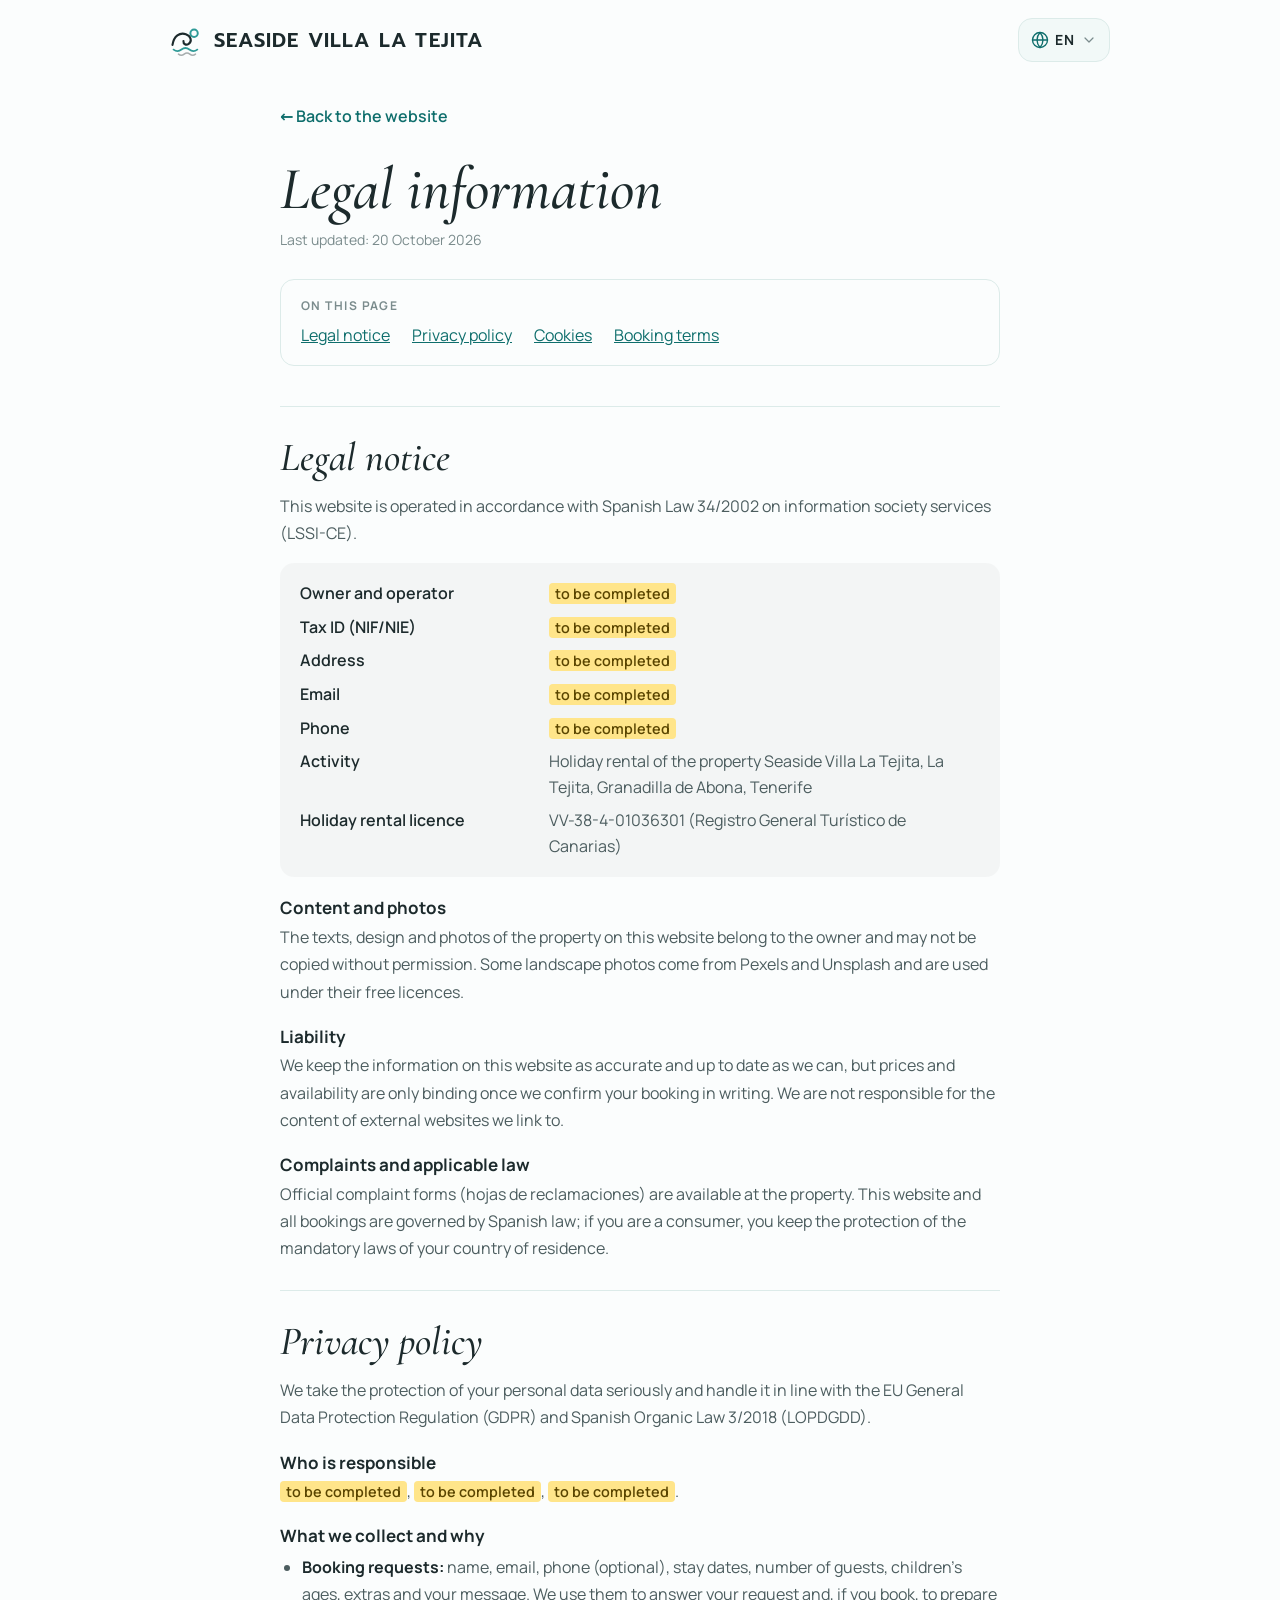
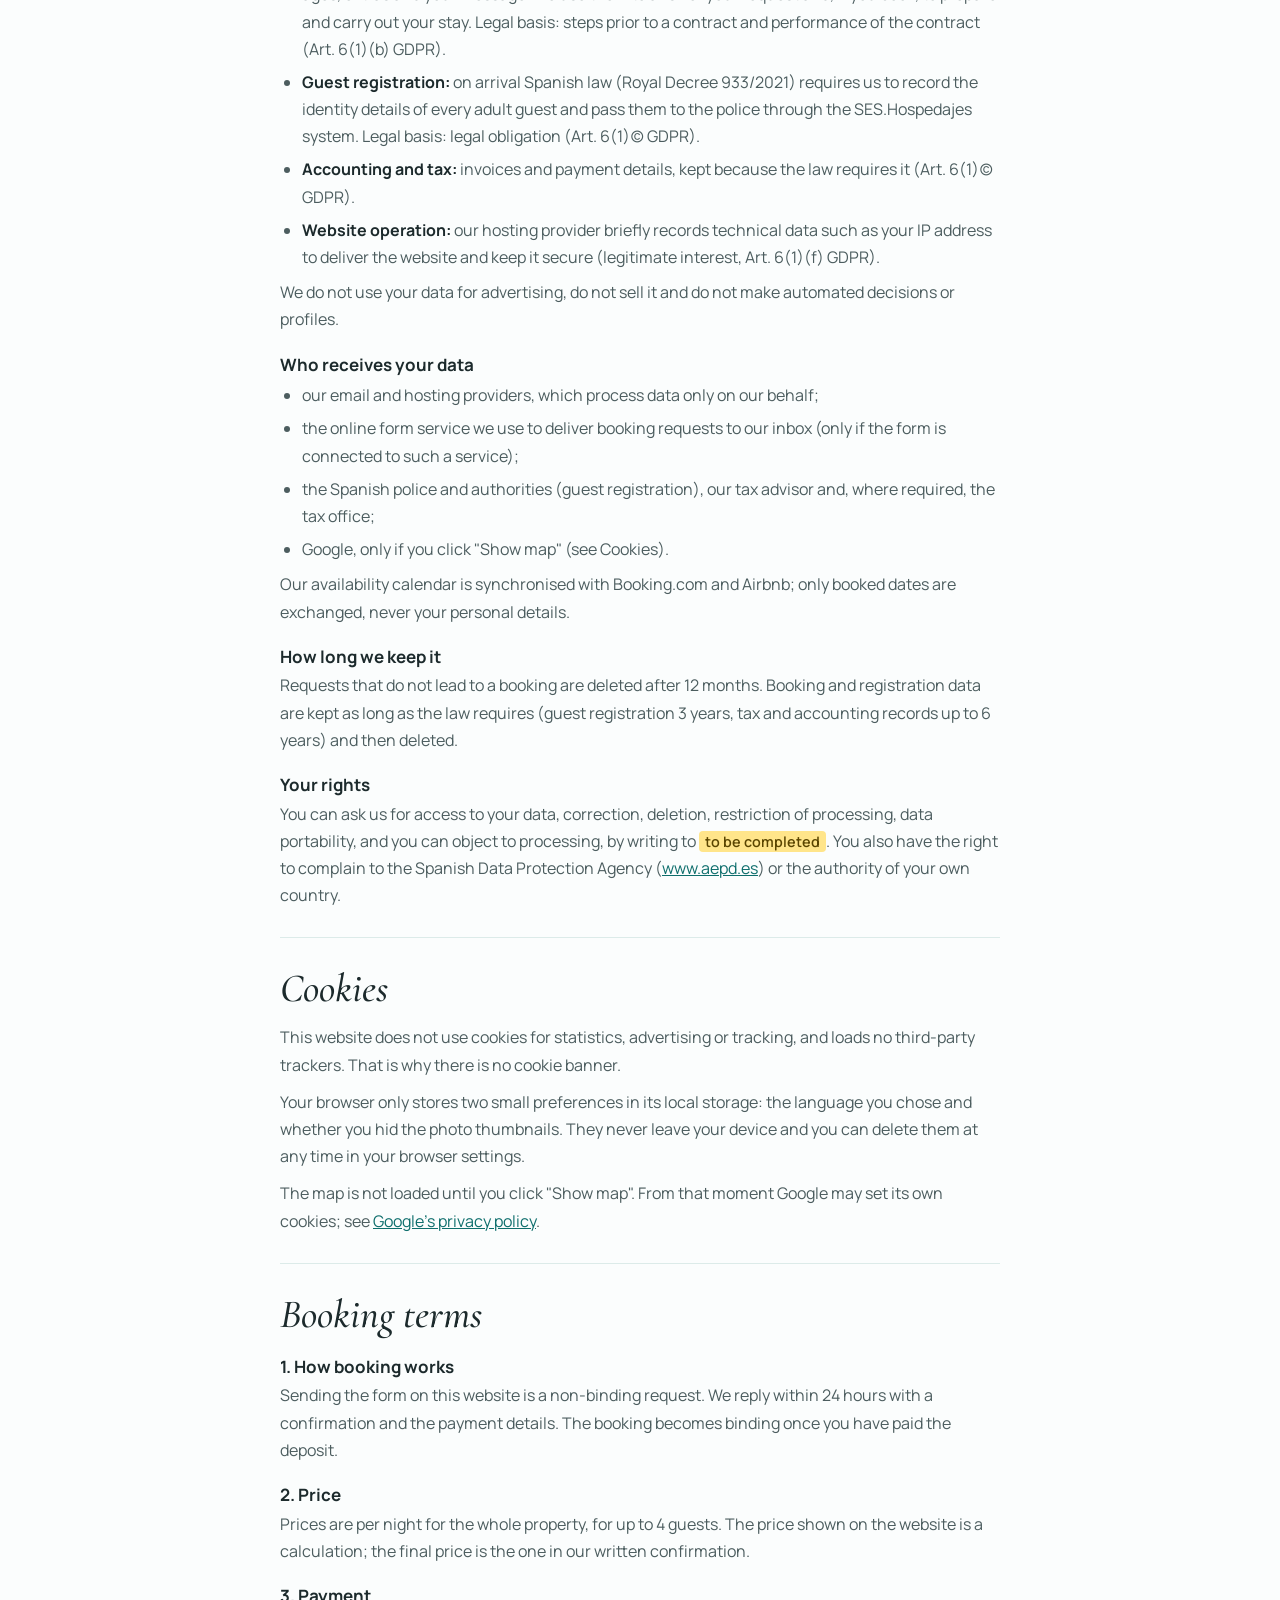
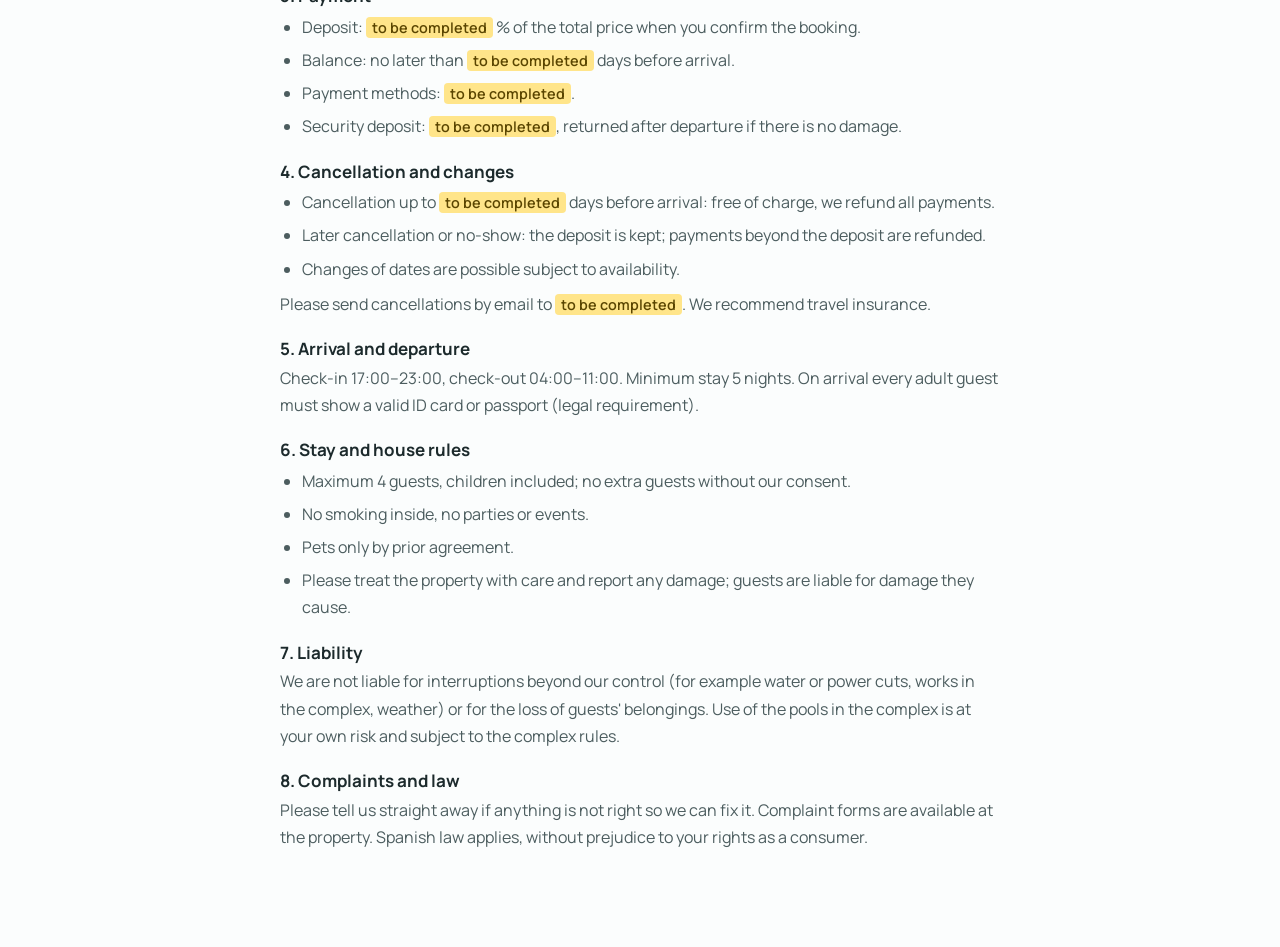
<file: Seaside-Villa-website/site/legal.html>
<!doctype html>
<html lang="en">
<head>
  <meta charset="utf-8">
  <meta name="viewport" content="width=device-width, initial-scale=1">
  <title>Legal information · Seaside Villa La Tejita</title>
  <meta name="robots" content="index, follow">
  <link rel="icon" href="images/favicon.svg" type="image/svg+xml">
  <link rel="stylesheet" href="css/fonts.css">
  <link rel="stylesheet" href="css/styles.css?v=90">
  <style>
    /* legal page: a plain, readable column in the site's colours and fonts */
    body { background: var(--surface); }
    .legal-bar { display: flex; align-items: center; justify-content: space-between; gap: 16px; max-width: 980px; margin: 0 auto; padding: 18px 20px; }
    .legal-brand { display: inline-flex; align-items: center; gap: 10px; color: var(--ink); text-decoration: none; font-family: var(--font-display); font-size: 20px; font-weight: 600; letter-spacing: .06em; text-transform: uppercase; }
    .legal-brand svg { width: 34px; height: 34px; }
    .legal-wrap { max-width: 760px; margin: 0 auto; padding: 24px 20px 96px; color: var(--ink); }
    .legal-wrap h1 { font-family: "Cormorant Garamond", "Times New Roman", serif; font-style: italic; font-weight: 500; font-size: clamp(42px, 6vw, 60px); line-height: 1.05; margin: 10px 0 8px; }
    .legal-updated { color: var(--ink-3); font-size: 14px; margin-bottom: 28px; }
    .legal-back { display: inline-block; margin-bottom: 18px; color: var(--aqua-deep); font-weight: 600; text-decoration: none; }
    .legal-back::before { content: "← "; }
    .legal-toc { border: 1px solid var(--line); border-radius: 14px; padding: 16px 20px; margin-bottom: 40px; }
    .legal-toc p { font-size: 12px; font-weight: 700; letter-spacing: .12em; text-transform: uppercase; color: var(--ink-3); margin-bottom: 8px; }
    .legal-toc ul { display: flex; flex-wrap: wrap; gap: 6px 22px; }
    .legal-toc a, .legal-section a { color: var(--aqua-deep); }
    .legal-section { padding-top: 28px; margin-top: 28px; border-top: 1px solid var(--line); scroll-margin-top: 20px; }
    .legal-section h2 { font-family: "Cormorant Garamond", "Times New Roman", serif; font-style: italic; font-weight: 500; font-size: clamp(32px, 4vw, 40px); margin-bottom: 14px; }
    .legal-section h3 { font-size: 17px; font-weight: 700; margin: 22px 0 6px; }
    .legal-section p, .legal-section li { font-size: 16px; line-height: 1.7; color: var(--ink-2); }
    .legal-section p + p { margin-top: 10px; }
    .legal-section ul { list-style: disc; padding-left: 22px; margin: 8px 0; }
    .legal-section li + li { margin-top: 6px; }
    .legal-section strong { color: var(--ink); }
    .facts { display: grid; grid-template-columns: minmax(150px, 34%) 1fr; gap: 8px 18px; margin: 16px 0; padding: 18px 20px; border-radius: 14px; background: var(--sand-50, rgba(0,0,0,.03)); }
    .facts dt { font-weight: 600; color: var(--ink); }
    .facts dd { margin: 0; color: var(--ink-2); }
    mark.todo { background: #FFE58A; color: #5A4500; padding: 1px 6px; border-radius: 4px; font-size: .9em; font-weight: 600; }
    @media (max-width: 560px) { .facts { grid-template-columns: 1fr; gap: 2px; } .facts dd { margin-bottom: 8px; } }
  </style>
</head>
<body>
  <svg width="0" height="0" style="position:absolute" aria-hidden="true">
    <defs>
      <symbol id="i-check" viewBox="0 0 24 24"><path d="M20 6 9 17l-5-5"/></symbol>
      <symbol id="i-globe" viewBox="0 0 24 24"><circle cx="12" cy="12" r="10"/><path d="M2 12h20M12 2a15.3 15.3 0 0 1 4 10 15.3 15.3 0 0 1-4 10 15.3 15.3 0 0 1-4-10 15.3 15.3 0 0 1 4-10z"/></symbol>
      <symbol id="i-chevron" viewBox="0 0 24 24"><path d="m6 9 6 6 6-6"/></symbol>
      <symbol id="logo-mark" viewBox="0 0 48 48">
        <circle cx="34" cy="14.5" r="5.2" fill="none" stroke="var(--aqua)" stroke-width="2.8"/>
        <path d="M3.5 31C5.4 18.4 13.8 12.8 22.4 15.8c7.2 2.5 9.2 10.2 4 13.7-3.7 2.5-7.8.3-7.4-3.9" fill="none" stroke="var(--ink)" stroke-width="3" stroke-linecap="round" stroke-linejoin="round"/>
        <path d="M5 37.5c1.4 1.1 2.7 2.2 5.6 2.2 5.6 0 5.6-4.4 11.2-4.4s5.4 4.4 11.2 4.4c2.9 0 4.2-1.1 5.6-2.2" fill="none" stroke="var(--aqua)" stroke-width="2.5" stroke-linecap="round"/>
        <path d="M12 44c1 .8 2 1.6 4 1.6 4 0 4-3.2 8-3.2s4 3.2 8 3.2c2 0 3-.8 4-1.6" fill="none" stroke="var(--ink)" stroke-width="2.2" stroke-linecap="round" opacity=".38"/>
      </symbol>
    </defs>
  </svg>

  <header class="legal-bar">
    <a class="legal-brand" href="index.html"><svg aria-hidden="true"><use href="#logo-mark"/></svg>Seaside Villa La Tejita</a>
        <div class="lang" data-lang-switch>
          <button class="lang-btn" type="button" aria-haspopup="true" aria-expanded="false" aria-controls="lang-menu">
            <svg class="icon" aria-hidden="true"><use href="#i-globe"/></svg>
            <span class="lang-code">EN</span>
            <svg class="icon lang-chevron" aria-hidden="true"><use href="#i-chevron"/></svg>
          </button>
          <ul class="lang-menu" id="lang-menu" hidden>
            <li><button type="button" data-lang="cs" lang="cs"><span class="lang-short">CZ</span>Čeština<svg class="icon lang-check" aria-hidden="true"><use href="#i-check"/></svg></button></li>
            <li><button type="button" data-lang="en" lang="en"><span class="lang-short">EN</span>English<svg class="icon lang-check" aria-hidden="true"><use href="#i-check"/></svg></button></li>
            <li><button type="button" data-lang="es" lang="es"><span class="lang-short">ES</span>Español<svg class="icon lang-check" aria-hidden="true"><use href="#i-check"/></svg></button></li>
            <li><button type="button" data-lang="de" lang="de"><span class="lang-short">DE</span>Deutsch<svg class="icon lang-check" aria-hidden="true"><use href="#i-check"/></svg></button></li>
          </ul>
        </div>
  </header>

  <main class="legal-wrap">
    <a class="legal-back" href="index.html" data-legal-back>Back to the website</a>
    <h1 data-legal-title>Legal information</h1>
    <p class="legal-updated" data-legal-updated></p>
    <nav class="legal-toc"><p data-legal-toc-label>On this page</p><ul data-legal-toc></ul></nav>
    <div data-legal-body></div>
  </main>

  <script src="js/config.js?v=38"></script>
  <script src="js/i18n.js?v=52"></script>
  <script src="js/legal.js?v=1"></script>
</body>
</html>
</file>
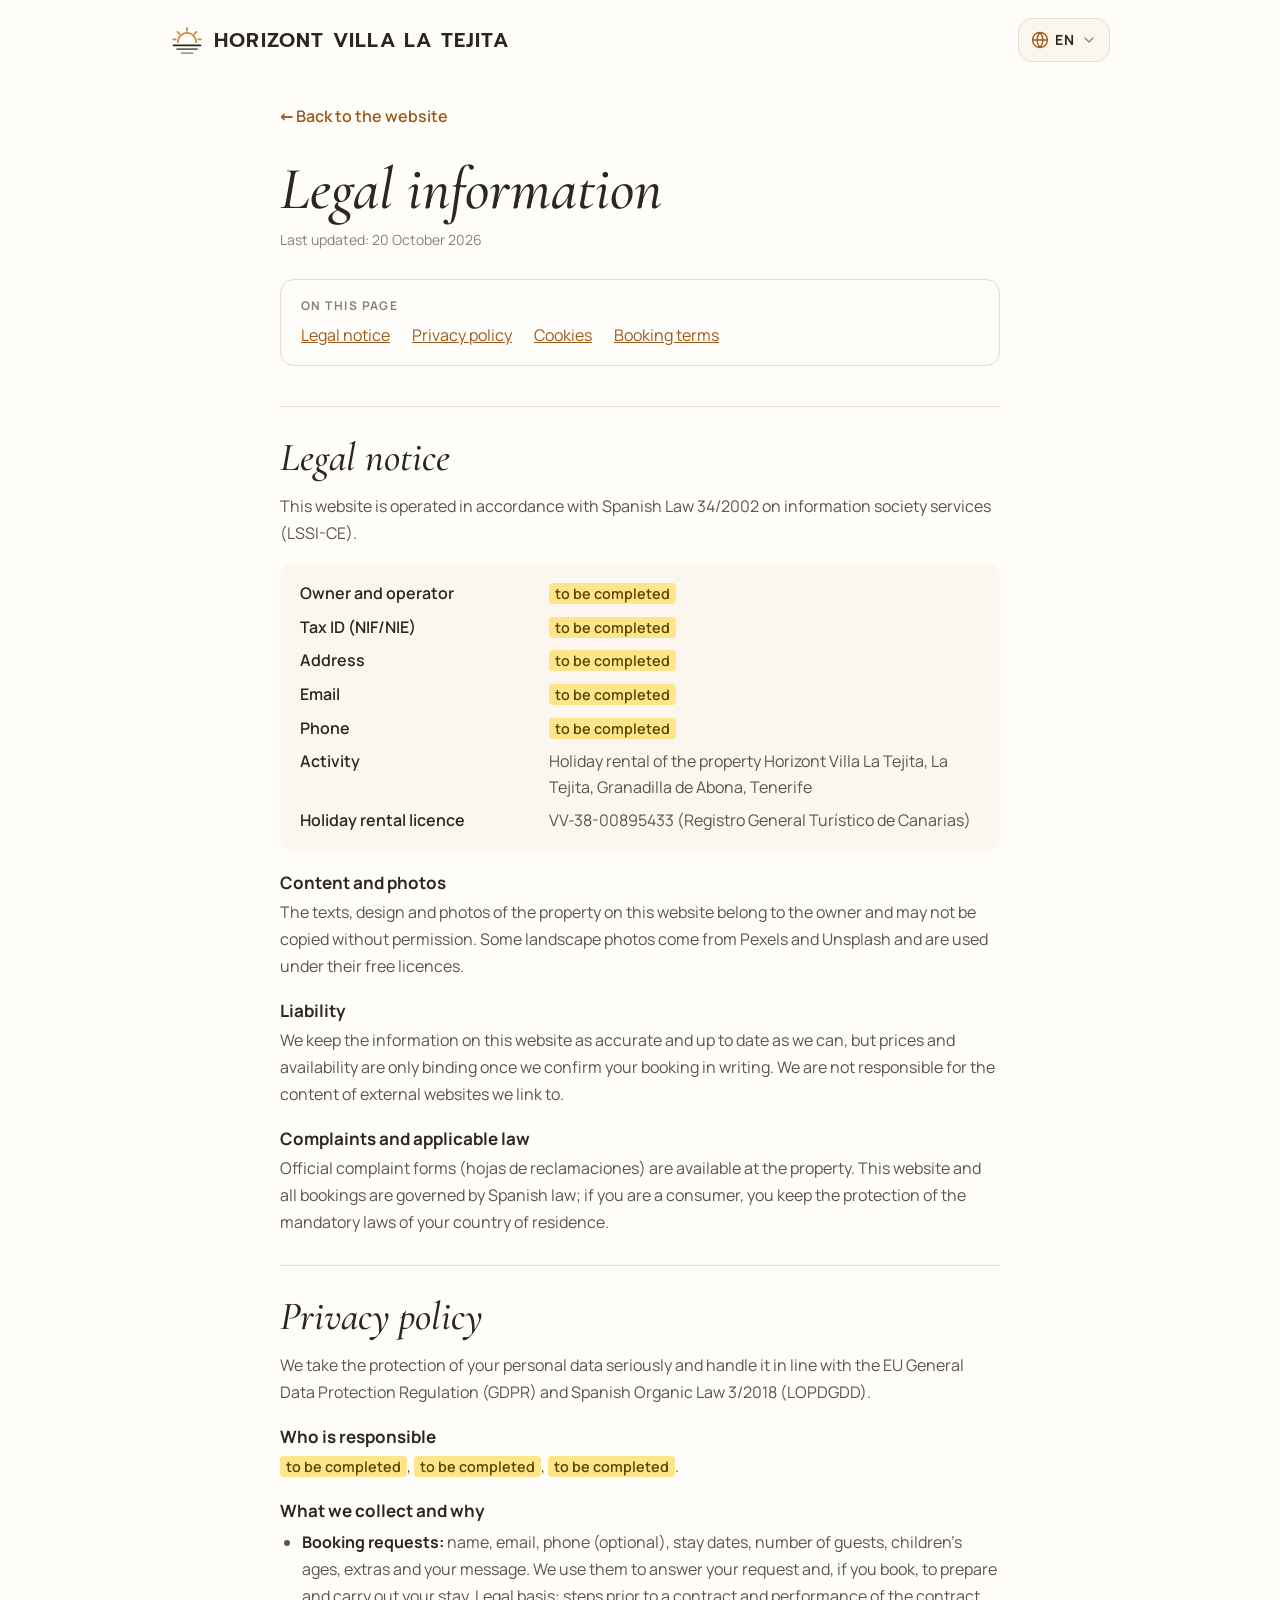
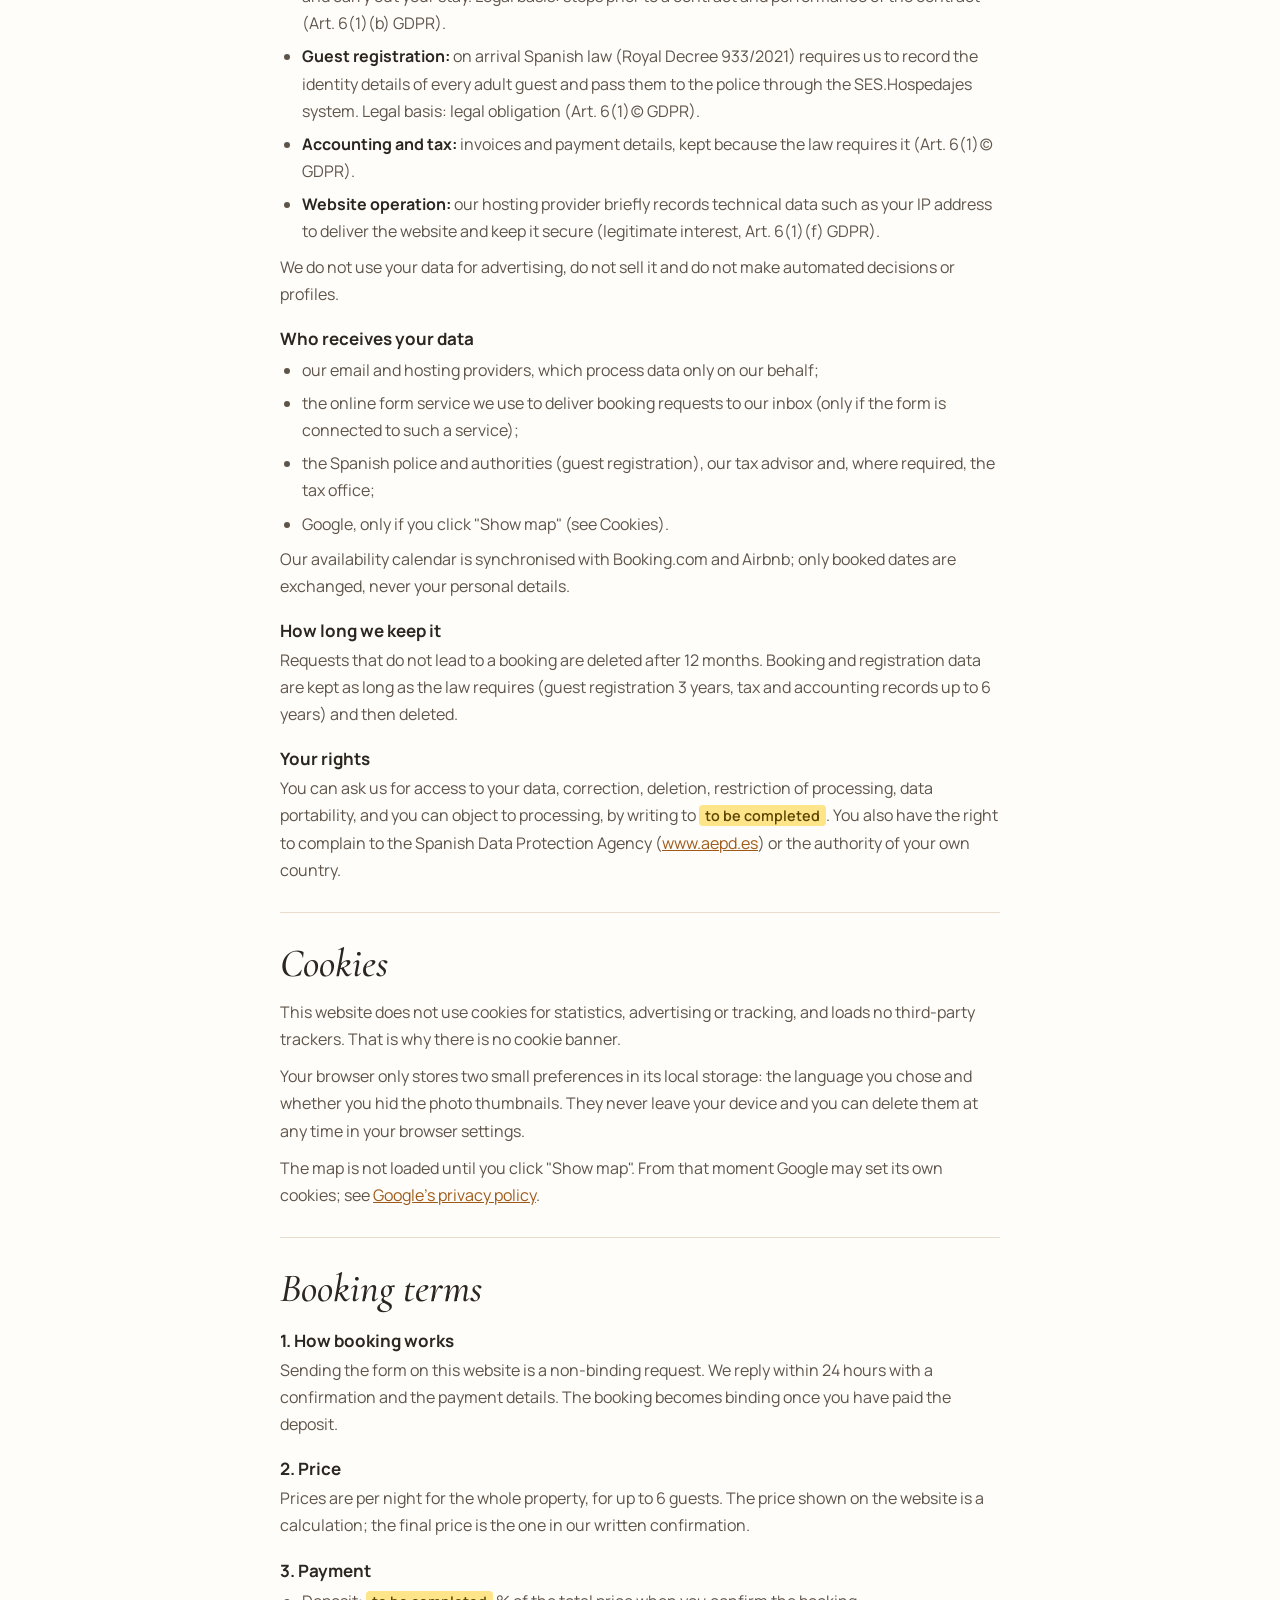
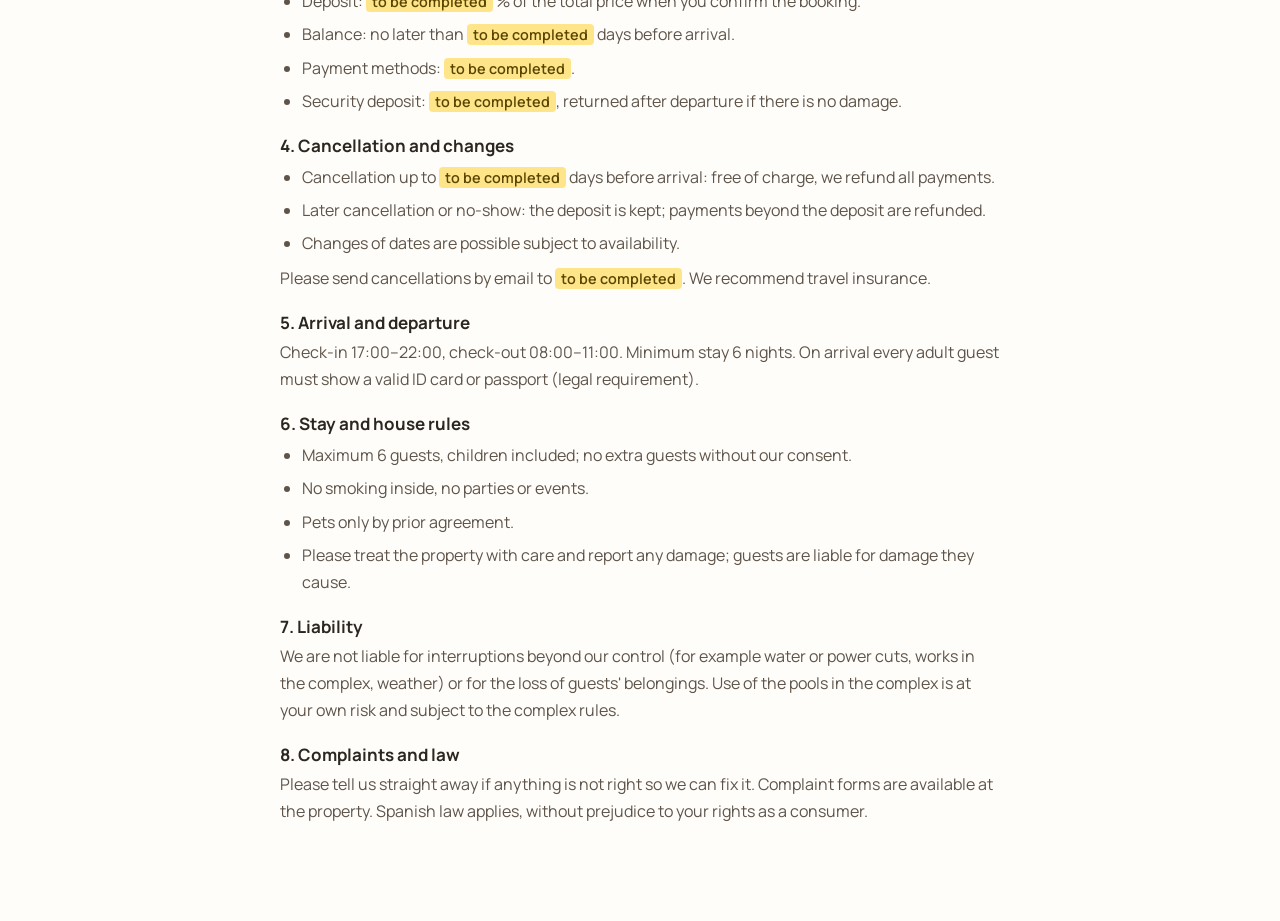
<file: Horizon-Villa-website/Tenerife website/site/legal.html>
<!doctype html>
<html lang="en">
<head>
  <meta charset="utf-8">
  <meta name="viewport" content="width=device-width, initial-scale=1">
  <title>Legal information · Horizont Villa La Tejita</title>
  <meta name="robots" content="index, follow">
  <link rel="icon" href="images/favicon.svg" type="image/svg+xml">
  <link rel="stylesheet" href="css/fonts.css">
  <link rel="stylesheet" href="css/styles.css?v=106">
  <style>
    /* legal page: a plain, readable column in the site's colours and fonts */
    body { background: var(--surface); }
    .legal-bar { display: flex; align-items: center; justify-content: space-between; gap: 16px; max-width: 980px; margin: 0 auto; padding: 18px 20px; }
    .legal-brand { display: inline-flex; align-items: center; gap: 10px; color: var(--ink); text-decoration: none; font-family: var(--font-display); font-size: 20px; font-weight: 600; letter-spacing: .06em; text-transform: uppercase; }
    .legal-brand svg { width: 34px; height: 34px; }
    .legal-wrap { max-width: 760px; margin: 0 auto; padding: 24px 20px 96px; color: var(--ink); }
    .legal-wrap h1 { font-family: "Cormorant Garamond", "Times New Roman", serif; font-style: italic; font-weight: 500; font-size: clamp(42px, 6vw, 60px); line-height: 1.05; margin: 10px 0 8px; }
    .legal-updated { color: var(--ink-3); font-size: 14px; margin-bottom: 28px; }
    .legal-back { display: inline-block; margin-bottom: 18px; color: var(--amber-deep); font-weight: 600; text-decoration: none; }
    .legal-back::before { content: "← "; }
    .legal-toc { border: 1px solid var(--line); border-radius: 14px; padding: 16px 20px; margin-bottom: 40px; }
    .legal-toc p { font-size: 12px; font-weight: 700; letter-spacing: .12em; text-transform: uppercase; color: var(--ink-3); margin-bottom: 8px; }
    .legal-toc ul { display: flex; flex-wrap: wrap; gap: 6px 22px; }
    .legal-toc a, .legal-section a { color: var(--amber-deep); }
    .legal-section { padding-top: 28px; margin-top: 28px; border-top: 1px solid var(--line); scroll-margin-top: 20px; }
    .legal-section h2 { font-family: "Cormorant Garamond", "Times New Roman", serif; font-style: italic; font-weight: 500; font-size: clamp(32px, 4vw, 40px); margin-bottom: 14px; }
    .legal-section h3 { font-size: 17px; font-weight: 700; margin: 22px 0 6px; }
    .legal-section p, .legal-section li { font-size: 16px; line-height: 1.7; color: var(--ink-2); }
    .legal-section p + p { margin-top: 10px; }
    .legal-section ul { list-style: disc; padding-left: 22px; margin: 8px 0; }
    .legal-section li + li { margin-top: 6px; }
    .legal-section strong { color: var(--ink); }
    .facts { display: grid; grid-template-columns: minmax(150px, 34%) 1fr; gap: 8px 18px; margin: 16px 0; padding: 18px 20px; border-radius: 14px; background: var(--sand-50, rgba(0,0,0,.03)); }
    .facts dt { font-weight: 600; color: var(--ink); }
    .facts dd { margin: 0; color: var(--ink-2); }
    mark.todo { background: #FFE58A; color: #5A4500; padding: 1px 6px; border-radius: 4px; font-size: .9em; font-weight: 600; }
    @media (max-width: 560px) { .facts { grid-template-columns: 1fr; gap: 2px; } .facts dd { margin-bottom: 8px; } }
  </style>
</head>
<body>
  <svg width="0" height="0" style="position:absolute" aria-hidden="true">
    <defs>
      <symbol id="i-check" viewBox="0 0 24 24"><path d="M20 6 9 17l-5-5"/></symbol>
      <symbol id="i-globe" viewBox="0 0 24 24"><circle cx="12" cy="12" r="10"/><path d="M2 12h20M12 2a15.3 15.3 0 0 1 4 10 15.3 15.3 0 0 1-4 10 15.3 15.3 0 0 1-4-10 15.3 15.3 0 0 1 4-10z"/></symbol>
      <symbol id="i-chevron" viewBox="0 0 24 24"><path d="m6 9 6 6 6-6"/></symbol>
      <symbol id="logo-mark" viewBox="0 0 48 48">
        <path d="M11 27a13 13 0 0 1 26 0" fill="none" stroke="var(--amber)" stroke-width="2.6" stroke-linecap="round"/>
        <path d="M24 7v4M10.6 12.6l2.8 2.8M37.4 12.6l-2.8 2.8M4.5 23h3.5M40 23h3.5" stroke="var(--amber)" stroke-width="2.4" stroke-linecap="round"/>
        <path d="M5 31.5h38" stroke="var(--ink)" stroke-width="2.6" stroke-linecap="round"/>
        <path d="M10 37h28" stroke="var(--ink)" stroke-width="2.4" stroke-linecap="round" opacity=".7"/>
        <path d="M16 42.5h16" stroke="var(--ink)" stroke-width="2.2" stroke-linecap="round" opacity=".45"/>
      </symbol>
    </defs>
  </svg>

  <header class="legal-bar">
    <a class="legal-brand" href="index.html"><svg aria-hidden="true"><use href="#logo-mark"/></svg>Horizont Villa La Tejita</a>
        <div class="lang" data-lang-switch>
          <button class="lang-btn" type="button" aria-haspopup="true" aria-expanded="false" aria-controls="lang-menu">
            <svg class="icon" aria-hidden="true"><use href="#i-globe"/></svg>
            <span class="lang-code">EN</span>
            <svg class="icon lang-chevron" aria-hidden="true"><use href="#i-chevron"/></svg>
          </button>
          <ul class="lang-menu" id="lang-menu" hidden>
            <li><button type="button" data-lang="cs" lang="cs"><span class="lang-short">CZ</span>Čeština<svg class="icon lang-check" aria-hidden="true"><use href="#i-check"/></svg></button></li>
            <li><button type="button" data-lang="en" lang="en"><span class="lang-short">EN</span>English<svg class="icon lang-check" aria-hidden="true"><use href="#i-check"/></svg></button></li>
            <li><button type="button" data-lang="es" lang="es"><span class="lang-short">ES</span>Español<svg class="icon lang-check" aria-hidden="true"><use href="#i-check"/></svg></button></li>
            <li><button type="button" data-lang="de" lang="de"><span class="lang-short">DE</span>Deutsch<svg class="icon lang-check" aria-hidden="true"><use href="#i-check"/></svg></button></li>
          </ul>
        </div>
  </header>

  <main class="legal-wrap">
    <a class="legal-back" href="index.html" data-legal-back>Back to the website</a>
    <h1 data-legal-title>Legal information</h1>
    <p class="legal-updated" data-legal-updated></p>
    <nav class="legal-toc"><p data-legal-toc-label>On this page</p><ul data-legal-toc></ul></nav>
    <div data-legal-body></div>
  </main>

  <script src="js/config.js?v=54"></script>
  <script src="js/i18n.js?v=70"></script>
  <script src="js/legal.js?v=1"></script>
</body>
</html>
</file>
<file: Seaside-Villa-website/site/css/fonts.css>
/* Fonts served from this site (no requests to Google): DM Serif Display, Cormorant Garamond,
   Prompt, Manrope, all SIL Open Font License 1.1. Latin and Latin Extended subsets only
   (enough for English, Czech, Spanish and German). */

/* Cormorant Garamond 400 italic, latin-ext */
@font-face {
  font-family: 'Cormorant Garamond';
  font-style: italic;
  font-weight: 400;
  font-display: swap;
  src: url(../fonts/cormorant-garamond-latin-ext-400-italic.woff2) format('woff2');
  unicode-range: U+0100-02BA, U+02BD-02C5, U+02C7-02CC, U+02CE-02D7, U+02DD-02FF, U+0304, U+0308, U+0329, U+1D00-1DBF, U+1E00-1E9F, U+1EF2-1EFF, U+2020, U+20A0-20AB, U+20AD-20C4, U+2113, U+2C60-2C7F, U+A720-A7FF;
}

/* Cormorant Garamond 400 italic, latin */
@font-face {
  font-family: 'Cormorant Garamond';
  font-style: italic;
  font-weight: 400;
  font-display: swap;
  src: url(../fonts/cormorant-garamond-latin-400-italic.woff2) format('woff2');
  unicode-range: U+0000-00FF, U+0131, U+0152-0153, U+02BB-02BC, U+02C6, U+02DA, U+02DC, U+0304, U+0308, U+0329, U+2000-206F, U+20AC, U+2122, U+2191, U+2193, U+2212, U+2215, U+FEFF, U+FFFD;
}

/* Cormorant Garamond 500 italic, latin-ext */
@font-face {
  font-family: 'Cormorant Garamond';
  font-style: italic;
  font-weight: 500;
  font-display: swap;
  src: url(../fonts/cormorant-garamond-latin-ext-400-italic.woff2) format('woff2');
  unicode-range: U+0100-02BA, U+02BD-02C5, U+02C7-02CC, U+02CE-02D7, U+02DD-02FF, U+0304, U+0308, U+0329, U+1D00-1DBF, U+1E00-1E9F, U+1EF2-1EFF, U+2020, U+20A0-20AB, U+20AD-20C4, U+2113, U+2C60-2C7F, U+A720-A7FF;
}

/* Cormorant Garamond 500 italic, latin */
@font-face {
  font-family: 'Cormorant Garamond';
  font-style: italic;
  font-weight: 500;
  font-display: swap;
  src: url(../fonts/cormorant-garamond-latin-400-italic.woff2) format('woff2');
  unicode-range: U+0000-00FF, U+0131, U+0152-0153, U+02BB-02BC, U+02C6, U+02DA, U+02DC, U+0304, U+0308, U+0329, U+2000-206F, U+20AC, U+2122, U+2191, U+2193, U+2212, U+2215, U+FEFF, U+FFFD;
}

/* Cormorant Garamond 600 italic, latin-ext */
@font-face {
  font-family: 'Cormorant Garamond';
  font-style: italic;
  font-weight: 600;
  font-display: swap;
  src: url(../fonts/cormorant-garamond-latin-ext-400-italic.woff2) format('woff2');
  unicode-range: U+0100-02BA, U+02BD-02C5, U+02C7-02CC, U+02CE-02D7, U+02DD-02FF, U+0304, U+0308, U+0329, U+1D00-1DBF, U+1E00-1E9F, U+1EF2-1EFF, U+2020, U+20A0-20AB, U+20AD-20C4, U+2113, U+2C60-2C7F, U+A720-A7FF;
}

/* Cormorant Garamond 600 italic, latin */
@font-face {
  font-family: 'Cormorant Garamond';
  font-style: italic;
  font-weight: 600;
  font-display: swap;
  src: url(../fonts/cormorant-garamond-latin-400-italic.woff2) format('woff2');
  unicode-range: U+0000-00FF, U+0131, U+0152-0153, U+02BB-02BC, U+02C6, U+02DA, U+02DC, U+0304, U+0308, U+0329, U+2000-206F, U+20AC, U+2122, U+2191, U+2193, U+2212, U+2215, U+FEFF, U+FFFD;
}

/* Cormorant Garamond 400 normal, latin-ext */
@font-face {
  font-family: 'Cormorant Garamond';
  font-style: normal;
  font-weight: 400;
  font-display: swap;
  src: url(../fonts/cormorant-garamond-latin-ext-400-normal.woff2) format('woff2');
  unicode-range: U+0100-02BA, U+02BD-02C5, U+02C7-02CC, U+02CE-02D7, U+02DD-02FF, U+0304, U+0308, U+0329, U+1D00-1DBF, U+1E00-1E9F, U+1EF2-1EFF, U+2020, U+20A0-20AB, U+20AD-20C4, U+2113, U+2C60-2C7F, U+A720-A7FF;
}

/* Cormorant Garamond 400 normal, latin */
@font-face {
  font-family: 'Cormorant Garamond';
  font-style: normal;
  font-weight: 400;
  font-display: swap;
  src: url(../fonts/cormorant-garamond-latin-400-normal.woff2) format('woff2');
  unicode-range: U+0000-00FF, U+0131, U+0152-0153, U+02BB-02BC, U+02C6, U+02DA, U+02DC, U+0304, U+0308, U+0329, U+2000-206F, U+20AC, U+2122, U+2191, U+2193, U+2212, U+2215, U+FEFF, U+FFFD;
}

/* Cormorant Garamond 500 normal, latin-ext */
@font-face {
  font-family: 'Cormorant Garamond';
  font-style: normal;
  font-weight: 500;
  font-display: swap;
  src: url(../fonts/cormorant-garamond-latin-ext-400-normal.woff2) format('woff2');
  unicode-range: U+0100-02BA, U+02BD-02C5, U+02C7-02CC, U+02CE-02D7, U+02DD-02FF, U+0304, U+0308, U+0329, U+1D00-1DBF, U+1E00-1E9F, U+1EF2-1EFF, U+2020, U+20A0-20AB, U+20AD-20C4, U+2113, U+2C60-2C7F, U+A720-A7FF;
}

/* Cormorant Garamond 500 normal, latin */
@font-face {
  font-family: 'Cormorant Garamond';
  font-style: normal;
  font-weight: 500;
  font-display: swap;
  src: url(../fonts/cormorant-garamond-latin-400-normal.woff2) format('woff2');
  unicode-range: U+0000-00FF, U+0131, U+0152-0153, U+02BB-02BC, U+02C6, U+02DA, U+02DC, U+0304, U+0308, U+0329, U+2000-206F, U+20AC, U+2122, U+2191, U+2193, U+2212, U+2215, U+FEFF, U+FFFD;
}

/* Cormorant Garamond 600 normal, latin-ext */
@font-face {
  font-family: 'Cormorant Garamond';
  font-style: normal;
  font-weight: 600;
  font-display: swap;
  src: url(../fonts/cormorant-garamond-latin-ext-400-normal.woff2) format('woff2');
  unicode-range: U+0100-02BA, U+02BD-02C5, U+02C7-02CC, U+02CE-02D7, U+02DD-02FF, U+0304, U+0308, U+0329, U+1D00-1DBF, U+1E00-1E9F, U+1EF2-1EFF, U+2020, U+20A0-20AB, U+20AD-20C4, U+2113, U+2C60-2C7F, U+A720-A7FF;
}

/* Cormorant Garamond 600 normal, latin */
@font-face {
  font-family: 'Cormorant Garamond';
  font-style: normal;
  font-weight: 600;
  font-display: swap;
  src: url(../fonts/cormorant-garamond-latin-400-normal.woff2) format('woff2');
  unicode-range: U+0000-00FF, U+0131, U+0152-0153, U+02BB-02BC, U+02C6, U+02DA, U+02DC, U+0304, U+0308, U+0329, U+2000-206F, U+20AC, U+2122, U+2191, U+2193, U+2212, U+2215, U+FEFF, U+FFFD;
}

/* Cormorant Garamond 700 normal, latin-ext */
@font-face {
  font-family: 'Cormorant Garamond';
  font-style: normal;
  font-weight: 700;
  font-display: swap;
  src: url(../fonts/cormorant-garamond-latin-ext-400-normal.woff2) format('woff2');
  unicode-range: U+0100-02BA, U+02BD-02C5, U+02C7-02CC, U+02CE-02D7, U+02DD-02FF, U+0304, U+0308, U+0329, U+1D00-1DBF, U+1E00-1E9F, U+1EF2-1EFF, U+2020, U+20A0-20AB, U+20AD-20C4, U+2113, U+2C60-2C7F, U+A720-A7FF;
}

/* Cormorant Garamond 700 normal, latin */
@font-face {
  font-family: 'Cormorant Garamond';
  font-style: normal;
  font-weight: 700;
  font-display: swap;
  src: url(../fonts/cormorant-garamond-latin-400-normal.woff2) format('woff2');
  unicode-range: U+0000-00FF, U+0131, U+0152-0153, U+02BB-02BC, U+02C6, U+02DA, U+02DC, U+0304, U+0308, U+0329, U+2000-206F, U+20AC, U+2122, U+2191, U+2193, U+2212, U+2215, U+FEFF, U+FFFD;
}

/* DM Serif Display 400 normal, latin-ext */
@font-face {
  font-family: 'DM Serif Display';
  font-style: normal;
  font-weight: 400;
  font-display: swap;
  src: url(../fonts/dm-serif-display-latin-ext-400-normal.woff2) format('woff2');
  unicode-range: U+0100-02BA, U+02BD-02C5, U+02C7-02CC, U+02CE-02D7, U+02DD-02FF, U+0304, U+0308, U+0329, U+1D00-1DBF, U+1E00-1E9F, U+1EF2-1EFF, U+2020, U+20A0-20AB, U+20AD-20C4, U+2113, U+2C60-2C7F, U+A720-A7FF;
}

/* DM Serif Display 400 normal, latin */
@font-face {
  font-family: 'DM Serif Display';
  font-style: normal;
  font-weight: 400;
  font-display: swap;
  src: url(../fonts/dm-serif-display-latin-400-normal.woff2) format('woff2');
  unicode-range: U+0000-00FF, U+0131, U+0152-0153, U+02BB-02BC, U+02C6, U+02DA, U+02DC, U+0304, U+0308, U+0329, U+2000-206F, U+20AC, U+2122, U+2191, U+2193, U+2212, U+2215, U+FEFF, U+FFFD;
}

/* Manrope 400 normal, latin-ext */
@font-face {
  font-family: 'Manrope';
  font-style: normal;
  font-weight: 400;
  font-display: swap;
  src: url(../fonts/manrope-latin-ext-400-normal.woff2) format('woff2');
  unicode-range: U+0100-02BA, U+02BD-02C5, U+02C7-02CC, U+02CE-02D7, U+02DD-02FF, U+0304, U+0308, U+0329, U+1D00-1DBF, U+1E00-1E9F, U+1EF2-1EFF, U+2020, U+20A0-20AB, U+20AD-20C4, U+2113, U+2C60-2C7F, U+A720-A7FF;
}

/* Manrope 400 normal, latin */
@font-face {
  font-family: 'Manrope';
  font-style: normal;
  font-weight: 400;
  font-display: swap;
  src: url(../fonts/manrope-latin-400-normal.woff2) format('woff2');
  unicode-range: U+0000-00FF, U+0131, U+0152-0153, U+02BB-02BC, U+02C6, U+02DA, U+02DC, U+0304, U+0308, U+0329, U+2000-206F, U+20AC, U+2122, U+2191, U+2193, U+2212, U+2215, U+FEFF, U+FFFD;
}

/* Manrope 500 normal, latin-ext */
@font-face {
  font-family: 'Manrope';
  font-style: normal;
  font-weight: 500;
  font-display: swap;
  src: url(../fonts/manrope-latin-ext-400-normal.woff2) format('woff2');
  unicode-range: U+0100-02BA, U+02BD-02C5, U+02C7-02CC, U+02CE-02D7, U+02DD-02FF, U+0304, U+0308, U+0329, U+1D00-1DBF, U+1E00-1E9F, U+1EF2-1EFF, U+2020, U+20A0-20AB, U+20AD-20C4, U+2113, U+2C60-2C7F, U+A720-A7FF;
}

/* Manrope 500 normal, latin */
@font-face {
  font-family: 'Manrope';
  font-style: normal;
  font-weight: 500;
  font-display: swap;
  src: url(../fonts/manrope-latin-400-normal.woff2) format('woff2');
  unicode-range: U+0000-00FF, U+0131, U+0152-0153, U+02BB-02BC, U+02C6, U+02DA, U+02DC, U+0304, U+0308, U+0329, U+2000-206F, U+20AC, U+2122, U+2191, U+2193, U+2212, U+2215, U+FEFF, U+FFFD;
}

/* Manrope 600 normal, latin-ext */
@font-face {
  font-family: 'Manrope';
  font-style: normal;
  font-weight: 600;
  font-display: swap;
  src: url(../fonts/manrope-latin-ext-400-normal.woff2) format('woff2');
  unicode-range: U+0100-02BA, U+02BD-02C5, U+02C7-02CC, U+02CE-02D7, U+02DD-02FF, U+0304, U+0308, U+0329, U+1D00-1DBF, U+1E00-1E9F, U+1EF2-1EFF, U+2020, U+20A0-20AB, U+20AD-20C4, U+2113, U+2C60-2C7F, U+A720-A7FF;
}

/* Manrope 600 normal, latin */
@font-face {
  font-family: 'Manrope';
  font-style: normal;
  font-weight: 600;
  font-display: swap;
  src: url(../fonts/manrope-latin-400-normal.woff2) format('woff2');
  unicode-range: U+0000-00FF, U+0131, U+0152-0153, U+02BB-02BC, U+02C6, U+02DA, U+02DC, U+0304, U+0308, U+0329, U+2000-206F, U+20AC, U+2122, U+2191, U+2193, U+2212, U+2215, U+FEFF, U+FFFD;
}

/* Manrope 700 normal, latin-ext */
@font-face {
  font-family: 'Manrope';
  font-style: normal;
  font-weight: 700;
  font-display: swap;
  src: url(../fonts/manrope-latin-ext-400-normal.woff2) format('woff2');
  unicode-range: U+0100-02BA, U+02BD-02C5, U+02C7-02CC, U+02CE-02D7, U+02DD-02FF, U+0304, U+0308, U+0329, U+1D00-1DBF, U+1E00-1E9F, U+1EF2-1EFF, U+2020, U+20A0-20AB, U+20AD-20C4, U+2113, U+2C60-2C7F, U+A720-A7FF;
}

/* Manrope 700 normal, latin */
@font-face {
  font-family: 'Manrope';
  font-style: normal;
  font-weight: 700;
  font-display: swap;
  src: url(../fonts/manrope-latin-400-normal.woff2) format('woff2');
  unicode-range: U+0000-00FF, U+0131, U+0152-0153, U+02BB-02BC, U+02C6, U+02DA, U+02DC, U+0304, U+0308, U+0329, U+2000-206F, U+20AC, U+2122, U+2191, U+2193, U+2212, U+2215, U+FEFF, U+FFFD;
}

/* Prompt 300 italic, latin-ext */
@font-face {
  font-family: 'Prompt';
  font-style: italic;
  font-weight: 300;
  font-display: swap;
  src: url(../fonts/prompt-latin-ext-300-italic.woff2) format('woff2');
  unicode-range: U+0100-02BA, U+02BD-02C5, U+02C7-02CC, U+02CE-02D7, U+02DD-02FF, U+0304, U+0308, U+0329, U+1D00-1DBF, U+1E00-1E9F, U+1EF2-1EFF, U+2020, U+20A0-20AB, U+20AD-20C4, U+2113, U+2C60-2C7F, U+A720-A7FF;
}

/* Prompt 300 italic, latin */
@font-face {
  font-family: 'Prompt';
  font-style: italic;
  font-weight: 300;
  font-display: swap;
  src: url(../fonts/prompt-latin-300-italic.woff2) format('woff2');
  unicode-range: U+0000-00FF, U+0131, U+0152-0153, U+02BB-02BC, U+02C6, U+02DA, U+02DC, U+0304, U+0308, U+0329, U+2000-206F, U+20AC, U+2122, U+2191, U+2193, U+2212, U+2215, U+FEFF, U+FFFD;
}

/* Prompt 400 italic, latin-ext */
@font-face {
  font-family: 'Prompt';
  font-style: italic;
  font-weight: 400;
  font-display: swap;
  src: url(../fonts/prompt-latin-ext-400-italic.woff2) format('woff2');
  unicode-range: U+0100-02BA, U+02BD-02C5, U+02C7-02CC, U+02CE-02D7, U+02DD-02FF, U+0304, U+0308, U+0329, U+1D00-1DBF, U+1E00-1E9F, U+1EF2-1EFF, U+2020, U+20A0-20AB, U+20AD-20C4, U+2113, U+2C60-2C7F, U+A720-A7FF;
}

/* Prompt 400 italic, latin */
@font-face {
  font-family: 'Prompt';
  font-style: italic;
  font-weight: 400;
  font-display: swap;
  src: url(../fonts/prompt-latin-400-italic.woff2) format('woff2');
  unicode-range: U+0000-00FF, U+0131, U+0152-0153, U+02BB-02BC, U+02C6, U+02DA, U+02DC, U+0304, U+0308, U+0329, U+2000-206F, U+20AC, U+2122, U+2191, U+2193, U+2212, U+2215, U+FEFF, U+FFFD;
}

/* Prompt 500 italic, latin-ext */
@font-face {
  font-family: 'Prompt';
  font-style: italic;
  font-weight: 500;
  font-display: swap;
  src: url(../fonts/prompt-latin-ext-500-italic.woff2) format('woff2');
  unicode-range: U+0100-02BA, U+02BD-02C5, U+02C7-02CC, U+02CE-02D7, U+02DD-02FF, U+0304, U+0308, U+0329, U+1D00-1DBF, U+1E00-1E9F, U+1EF2-1EFF, U+2020, U+20A0-20AB, U+20AD-20C4, U+2113, U+2C60-2C7F, U+A720-A7FF;
}

/* Prompt 500 italic, latin */
@font-face {
  font-family: 'Prompt';
  font-style: italic;
  font-weight: 500;
  font-display: swap;
  src: url(../fonts/prompt-latin-500-italic.woff2) format('woff2');
  unicode-range: U+0000-00FF, U+0131, U+0152-0153, U+02BB-02BC, U+02C6, U+02DA, U+02DC, U+0304, U+0308, U+0329, U+2000-206F, U+20AC, U+2122, U+2191, U+2193, U+2212, U+2215, U+FEFF, U+FFFD;
}

/* Prompt 300 normal, latin-ext */
@font-face {
  font-family: 'Prompt';
  font-style: normal;
  font-weight: 300;
  font-display: swap;
  src: url(../fonts/prompt-latin-ext-300-normal.woff2) format('woff2');
  unicode-range: U+0100-02BA, U+02BD-02C5, U+02C7-02CC, U+02CE-02D7, U+02DD-02FF, U+0304, U+0308, U+0329, U+1D00-1DBF, U+1E00-1E9F, U+1EF2-1EFF, U+2020, U+20A0-20AB, U+20AD-20C4, U+2113, U+2C60-2C7F, U+A720-A7FF;
}

/* Prompt 300 normal, latin */
@font-face {
  font-family: 'Prompt';
  font-style: normal;
  font-weight: 300;
  font-display: swap;
  src: url(../fonts/prompt-latin-300-normal.woff2) format('woff2');
  unicode-range: U+0000-00FF, U+0131, U+0152-0153, U+02BB-02BC, U+02C6, U+02DA, U+02DC, U+0304, U+0308, U+0329, U+2000-206F, U+20AC, U+2122, U+2191, U+2193, U+2212, U+2215, U+FEFF, U+FFFD;
}

/* Prompt 400 normal, latin-ext */
@font-face {
  font-family: 'Prompt';
  font-style: normal;
  font-weight: 400;
  font-display: swap;
  src: url(../fonts/prompt-latin-ext-400-normal.woff2) format('woff2');
  unicode-range: U+0100-02BA, U+02BD-02C5, U+02C7-02CC, U+02CE-02D7, U+02DD-02FF, U+0304, U+0308, U+0329, U+1D00-1DBF, U+1E00-1E9F, U+1EF2-1EFF, U+2020, U+20A0-20AB, U+20AD-20C4, U+2113, U+2C60-2C7F, U+A720-A7FF;
}

/* Prompt 400 normal, latin */
@font-face {
  font-family: 'Prompt';
  font-style: normal;
  font-weight: 400;
  font-display: swap;
  src: url(../fonts/prompt-latin-400-normal.woff2) format('woff2');
  unicode-range: U+0000-00FF, U+0131, U+0152-0153, U+02BB-02BC, U+02C6, U+02DA, U+02DC, U+0304, U+0308, U+0329, U+2000-206F, U+20AC, U+2122, U+2191, U+2193, U+2212, U+2215, U+FEFF, U+FFFD;
}

/* Prompt 500 normal, latin-ext */
@font-face {
  font-family: 'Prompt';
  font-style: normal;
  font-weight: 500;
  font-display: swap;
  src: url(../fonts/prompt-latin-ext-500-normal.woff2) format('woff2');
  unicode-range: U+0100-02BA, U+02BD-02C5, U+02C7-02CC, U+02CE-02D7, U+02DD-02FF, U+0304, U+0308, U+0329, U+1D00-1DBF, U+1E00-1E9F, U+1EF2-1EFF, U+2020, U+20A0-20AB, U+20AD-20C4, U+2113, U+2C60-2C7F, U+A720-A7FF;
}

/* Prompt 500 normal, latin */
@font-face {
  font-family: 'Prompt';
  font-style: normal;
  font-weight: 500;
  font-display: swap;
  src: url(../fonts/prompt-latin-500-normal.woff2) format('woff2');
  unicode-range: U+0000-00FF, U+0131, U+0152-0153, U+02BB-02BC, U+02C6, U+02DA, U+02DC, U+0304, U+0308, U+0329, U+2000-206F, U+20AC, U+2122, U+2191, U+2193, U+2212, U+2215, U+FEFF, U+FFFD;
}

/* Prompt 600 normal, latin-ext */
@font-face {
  font-family: 'Prompt';
  font-style: normal;
  font-weight: 600;
  font-display: swap;
  src: url(../fonts/prompt-latin-ext-600-normal.woff2) format('woff2');
  unicode-range: U+0100-02BA, U+02BD-02C5, U+02C7-02CC, U+02CE-02D7, U+02DD-02FF, U+0304, U+0308, U+0329, U+1D00-1DBF, U+1E00-1E9F, U+1EF2-1EFF, U+2020, U+20A0-20AB, U+20AD-20C4, U+2113, U+2C60-2C7F, U+A720-A7FF;
}

/* Prompt 600 normal, latin */
@font-face {
  font-family: 'Prompt';
  font-style: normal;
  font-weight: 600;
  font-display: swap;
  src: url(../fonts/prompt-latin-600-normal.woff2) format('woff2');
  unicode-range: U+0000-00FF, U+0131, U+0152-0153, U+02BB-02BC, U+02C6, U+02DA, U+02DC, U+0304, U+0308, U+0329, U+2000-206F, U+20AC, U+2122, U+2191, U+2193, U+2212, U+2215, U+FEFF, U+FFFD;
}

/* Prompt 700 normal, latin-ext */
@font-face {
  font-family: 'Prompt';
  font-style: normal;
  font-weight: 700;
  font-display: swap;
  src: url(../fonts/prompt-latin-ext-700-normal.woff2) format('woff2');
  unicode-range: U+0100-02BA, U+02BD-02C5, U+02C7-02CC, U+02CE-02D7, U+02DD-02FF, U+0304, U+0308, U+0329, U+1D00-1DBF, U+1E00-1E9F, U+1EF2-1EFF, U+2020, U+20A0-20AB, U+20AD-20C4, U+2113, U+2C60-2C7F, U+A720-A7FF;
}

/* Prompt 700 normal, latin */
@font-face {
  font-family: 'Prompt';
  font-style: normal;
  font-weight: 700;
  font-display: swap;
  src: url(../fonts/prompt-latin-700-normal.woff2) format('woff2');
  unicode-range: U+0000-00FF, U+0131, U+0152-0153, U+02BB-02BC, U+02C6, U+02DA, U+02DC, U+0304, U+0308, U+0329, U+2000-206F, U+20AC, U+2122, U+2191, U+2193, U+2212, U+2215, U+FEFF, U+FFFD;
}
</file>
<file: Seaside-Villa-website/site/css/styles.css>
/* =========================================================
   Seaside Villa La Tejita — styles
   Palette: Atlantic teal · sunset coral · deep-water ink
   ========================================================= */

:root {
  /* brand */
  --aqua: #2E9A97;           /* logo & decorative accents */
  --aqua-deep: #0E6E6C;      /* buttons / links (white text >= 4.5:1) */
  --aqua-deeper: #085553;
  --aqua-soft: #D2EBE9;
  --ink: #1C2A2C;            /* deep-water charcoal, main text */
  --ink-2: #4C5D5F;          /* secondary text */
  --ink-3: #7B8C8D;          /* tertiary / meta */

  /* surfaces */
  --bg: #E8F1F0;
  --surface: #FBFDFD;
  --shell-50: #F2F9F8;
  --shell-100: #E4F0EE;
  --shell-200: #C9E0DD;
  --line: #DCEBE9;

  /* amenity tints */
  --tint-aqua: #D2EBE9;
  --tint-coral: #F8DFD7;
  --tint-sand: #F4E8D6;
  --tint-palm: #DFEBDB;
  --tint-sky: #DCE7F2;
  --coral: #B04E38;
  --palm: #4C6F42;
  --sky: #33608F;

  --booked: #DCE7E6;
  --danger: #B3261E;

  --radius-lg: 28px;
  --radius: 20px;
  --radius-sm: 12px;
  --shadow-page: 0 30px 80px -40px rgba(14, 62, 62, .30);
  --shadow-card: 0 12px 34px -18px rgba(14, 62, 62, .32);

  --font-display: "Prompt", system-ui, -apple-system, "Segoe UI", sans-serif;
  --font-body: "Manrope", system-ui, -apple-system, "Segoe UI", sans-serif;

  --ease: cubic-bezier(.22, .61, .36, 1);
}

*, *::before, *::after { box-sizing: border-box; }
[hidden] { display: none !important; }
html { scroll-behavior: smooth; -webkit-text-size-adjust: 100%; }
body {
  margin: 0;
  font-family: var(--font-body);
  font-size: 16px;
  line-height: 1.6;
  color: var(--ink);
  background: var(--bg);
  -webkit-font-smoothing: antialiased;
  padding-inline: 0;
  padding-block: 0;
}
img { max-width: 100%; display: block; }
a { color: var(--aqua-deep); }
button { font: inherit; color: inherit; }
h1, h2, h3, h4 { margin: 0; line-height: 1.1; }
ul { margin: 0; padding: 0; list-style: none; }
p { margin: 0; }

.icon {
  width: 22px; height: 22px;
  fill: none; stroke: currentColor; stroke-width: 1.8;
  stroke-linecap: round; stroke-linejoin: round;
  flex-shrink: 0;
}

:focus-visible { outline: 3px solid var(--aqua); outline-offset: 3px; border-radius: 6px; }

.skip-link {
  position: absolute; left: 16px; top: -60px; z-index: 100;
  background: var(--ink); color: #fff; padding: 10px 16px; border-radius: 10px;
}
.skip-link:focus { top: 16px; }

/* ---------- Page shell: full window width, edge to edge ---------- */
.page {
  min-height: 100vh;
  margin: 0;
  background: var(--surface);
  border-radius: 0;
  box-shadow: none;
  --page-pad: clamp(18px, 4vw, 72px);
  padding: var(--page-pad);
  overflow-x: clip;
}

/* ---------- Buttons ---------- */
.btn {
  display: inline-flex; align-items: center; justify-content: center; gap: 8px;
  min-height: 48px; padding: 12px 26px;
  border-radius: 14px; border: 1.5px solid transparent;
  font-weight: 600; font-size: 15px; letter-spacing: .01em;
  text-decoration: none; cursor: pointer;
  transition: background-color .2s var(--ease), color .2s var(--ease), border-color .2s var(--ease), transform .2s var(--ease), box-shadow .2s var(--ease);
}
.btn-primary { background: var(--aqua-deep); color: #fff; box-shadow: 0 10px 22px -12px rgba(14, 110, 108, .8); }
.btn-primary:hover { background: var(--aqua-deeper); transform: translateY(-1px); }
.btn-primary:active { transform: translateY(0); }
.btn-ghost { background: transparent; color: var(--ink); border-color: var(--shell-200); }
.btn-ghost:hover { border-color: var(--aqua); background: var(--shell-50); }
.btn-block { width: 100%; }
.btn[disabled] { opacity: .6; cursor: progress; }

.icon-btn {
  display: inline-grid; place-items: center;
  width: 44px; height: 44px; border-radius: 50%;
  border: 1px solid var(--line); background: var(--surface);
  cursor: pointer; transition: background-color .2s, border-color .2s;
}
.icon-btn:hover { background: var(--shell-100); border-color: var(--shell-200); }
.icon-btn[disabled] { opacity: .35; cursor: default; }

.eyebrow {
  font-size: 12.5px; font-weight: 700; letter-spacing: .16em; text-transform: uppercase;
  color: var(--aqua-deep);
  margin-bottom: 14px;
}

/* ---------- Header ---------- */
.site-header {
  display: grid;
  grid-template-columns: 1fr auto 1fr;
  align-items: center;
  gap: 24px;
  margin-bottom: clamp(24px, 3vw, 40px);
  /* stays at the top of the screen while scrolling */
  position: sticky; top: 0; z-index: 30;
  background: var(--surface);
  margin-inline: calc(-1 * var(--page-pad));
  margin-top: calc(-1 * var(--page-pad));
  padding: var(--page-pad) var(--page-pad) 10px;
  border-radius: 36px 36px 0 0;
}
.site-header.is-stuck {
  grid-template-columns: auto 1fr auto;
  padding-block: 10px;
  border-radius: 0;
  box-shadow: 0 12px 28px -20px rgba(14, 62, 62, .5);
  border-bottom: 1px solid var(--line);
}
.site-header.is-stuck .header-meta { display: none; }
.site-header.is-stuck .brand { order: -1; }
.site-header.is-stuck .nav { order: 2; grid-column: auto; justify-self: end; }
.site-header.is-stuck .header-end { order: 3; }
.site-header.is-stuck .brand-mark { width: 40px; height: 40px; }
.site-header.is-stuck .brand-name { font-size: 24px; }
.site-header.is-stuck .brand-sub { display: none; }
main section[id], footer[id] { scroll-margin-top: 96px; }
.nav-list {
  display: inline-flex; gap: 2px;
  background: var(--shell-50); border: 1px solid var(--line);
  padding: 5px; border-radius: 16px;
}
.nav-list a {
  display: block; padding: 10px 16px; border-radius: 11px;
  font-size: 15px; font-weight: 500; color: var(--ink); text-decoration: none;
  transition: background-color .2s, color .2s;
  white-space: nowrap;
}
.nav-list a:hover { background: var(--shell-100); }
.nav-list a.is-active { background: var(--aqua-deep); color: #fff; }
.nav-toggle { display: none; }
/* The menu pill keeps its natural width (its items never wrap), so the sister
   button must be allowed to drop onto its own line rather than overflow the row
   and get cut off by .page's overflow-x: clip. Longer languages need this. */
.nav { display: flex; align-items: center; flex-wrap: wrap; gap: 12px 16px; }

.brand {
  display: inline-flex; align-items: center; gap: 12px;
  text-decoration: none; color: var(--ink);
  position: relative; padding: 6px 22px 6px 12px;
}
.brand::before {                       /* soft brush-stroke behind logo, like the reference */
  content: ""; position: absolute; inset: 4px -6px 2px -10px; z-index: -1;
  background: radial-gradient(60% 70% at 45% 55%, var(--aqua-soft), transparent 72%);
  border-radius: 50%;
  transform: rotate(-4deg);
}
.brand-mark { width: 52px; height: 52px; flex-shrink: 0; }
.brand-text { display: flex; flex-direction: column; line-height: 1; }
.brand-name { font-family: var(--font-display); font-size: 30px; font-weight: 600; letter-spacing: .01em; }
.brand-sub { font-size: 11px; font-weight: 600; letter-spacing: .2em; text-transform: uppercase; color: var(--ink-2); margin-top: 6px; }

.header-end { display: flex; align-items: center; justify-content: flex-end; gap: clamp(16px, 2.4vw, 32px); }
.header-meta { display: flex; justify-content: flex-end; gap: clamp(20px, 3vw, 48px); }

/* ---------- Sister-property link: its own button on the nav row ---------- */
.sister-link {
  display: inline-flex; align-items: center; gap: 11px;
  flex-shrink: 0; margin-left: auto;        /* hold full size, stay right even when wrapped */
  padding: 7px 18px 7px 9px; border-radius: 16px;
  border: 1px solid var(--line); background: var(--shell-50);
  color: var(--ink); text-decoration: none; white-space: nowrap;
  transition: border-color .2s var(--ease), background-color .2s var(--ease),
              transform .2s var(--ease), box-shadow .3s var(--ease);
}
.sister-link:hover {
  border-color: var(--shell-200); background: var(--surface);
  transform: translateY(-1px);
  box-shadow: 0 12px 24px -14px rgba(14, 62, 62, .55);
}
.sister-link-mark { width: 36px; height: 36px; flex-shrink: 0; }
.sister-link-text { display: flex; flex-direction: column; line-height: 1.2; }
.sister-link-text small {
  font-size: 10.5px; font-weight: 700; letter-spacing: .14em; text-transform: uppercase;
  color: var(--ink-3);
}
.sister-link-text strong { font-size: 15px; font-weight: 600; }
.sister-link-arrow { width: 16px; height: 16px; color: var(--ink-3); transition: transform .3s var(--ease), color .2s; }
.sister-link:hover .sister-link-arrow { transform: translateX(3px); color: var(--aqua-deep); }

/* ---------- Language switcher ---------- */
.lang { position: relative; }
.lang-btn {
  display: inline-flex; align-items: center; gap: 6px;
  height: 44px; padding: 0 12px; border-radius: 14px;
  border: 1px solid var(--line); background: var(--shell-50); color: var(--ink);
  font-size: 14px; font-weight: 700; letter-spacing: .06em; cursor: pointer;
  transition: border-color .2s, background-color .2s, box-shadow .3s;
}
.lang-btn:hover, .lang.is-open .lang-btn { border-color: var(--aqua); background: var(--surface); box-shadow: 0 10px 22px -16px rgba(14, 62, 62, .5); }
.lang-btn .icon { width: 18px; height: 18px; color: var(--aqua-deep); }
.lang-btn .lang-chevron { width: 16px; height: 16px; color: var(--ink-3); transition: transform .3s var(--ease); }
.lang.is-open .lang-chevron { transform: rotate(180deg); }
.lang-menu {
  position: absolute; right: 0; top: calc(100% + 8px); z-index: 45;
  min-width: 196px; padding: 6px;
  background: var(--surface); border: 1px solid var(--line); border-radius: 16px;
  box-shadow: 0 24px 48px -24px rgba(12, 52, 52, .45);
  animation: langIn .28s var(--ease);
}
@keyframes langIn { from { opacity: 0; transform: translateY(-6px) scale(.98); } to { opacity: 1; transform: none; } }
.lang-menu button {
  display: flex; align-items: center; gap: 10px; width: 100%;
  min-height: 44px; padding: 8px 12px; border: 0; border-radius: 10px;
  background: none; color: var(--ink); font-size: 15px; text-align: left; cursor: pointer;
  transition: background-color .15s;
}
.lang-menu button:hover, .lang-menu button:focus-visible { background: var(--shell-100); outline: none; }
.lang-short { width: 26px; font-size: 11.5px; font-weight: 700; letter-spacing: .08em; color: var(--ink-3); }
.lang-check { width: 18px; height: 18px; margin-left: auto; color: var(--aqua-deep); opacity: 0; }
.lang-menu button[aria-current="true"] { font-weight: 600; }
.lang-menu button[aria-current="true"] .lang-short { color: var(--aqua-deep); }
.lang-menu button[aria-current="true"] .lang-check { opacity: 1; }
.meta-block { display: flex; flex-direction: column; gap: 2px; font-size: 14.5px; }
.meta-right { text-align: right; }
.meta-strong { font-weight: 600; }
.meta-soft { color: var(--ink-3); font-size: 13.5px; }
.meta-soft a { color: var(--aqua-deep); font-weight: 600; text-decoration: none; }
.meta-soft a:hover { text-decoration: underline; }
.sep { margin: 0 6px; color: var(--line); }
.meta-phone { font-weight: 700; font-size: 18px; color: var(--ink); text-decoration: none; letter-spacing: .01em; }
.meta-phone:hover { color: var(--aqua-deep); }

/* ---------- Hero ---------- */
.hero {
  display: grid;
  grid-template-columns: minmax(0, 1fr) minmax(0, 1.12fr);
  gap: 24px;
  align-items: stretch;
}
.hero-left { display: grid; grid-template-rows: 1fr; gap: 24px; min-width: 0; }
.hero-photo { margin: 0; border-radius: var(--radius-lg); overflow: hidden; aspect-ratio: 16 / 6.2; }
.hero-photo img { width: 100%; height: 100%; object-fit: cover; object-position: 50% 30%; }

.hero-card {
  position: relative; overflow: hidden;
  background: linear-gradient(160deg, var(--shell-50), var(--shell-100));
  border: 1px solid var(--line);
  border-radius: var(--radius-lg);
  padding: clamp(28px, 3.4vw, 52px);
  display: flex; flex-direction: column; justify-content: center;
}
.hero-card-watermark {
  position: absolute; right: -30px; bottom: -40px;
  width: 300px; height: 300px; opacity: .09; pointer-events: none;
}
.hero-card h1 {
  font-family: var(--font-display);
  font-size: clamp(42px, 4.6vw, 66px);
  font-weight: 600; letter-spacing: -.01em;
  margin-bottom: 24px;
}
.hero-card h1 em { font-style: italic; font-weight: 500; color: var(--aqua-deep); }
.hero-actions { display: flex; flex-wrap: wrap; gap: 12px; position: relative; }

/* ---------- Slider ---------- */
.slider {
  position: relative; border-radius: 10px; overflow: hidden;
  min-height: 560px; background: var(--shell-100);
  isolation: isolate;
}
.slider-viewport { position: absolute; inset: 0; }
.slide {
  position: absolute; inset: 0; margin: 0;
  opacity: 0; transition: opacity .6s var(--ease);
}
.slide.is-active { opacity: 1; }
.slide img { width: 100%; height: 100%; object-fit: cover; }
.slider::after {                       /* soft gradient so thumbs & caption stay legible */
  content: ""; position: absolute; inset: auto 0 0 0; height: 32%; z-index: 1; pointer-events: none;
  background: linear-gradient(to top, rgba(10, 30, 32, .42), transparent);
  transition: height .5s var(--ease), opacity .5s var(--ease);
}
.slider.thumbs-hidden::after { height: 18%; opacity: .75; }
.slider-btn {
  position: absolute; top: 44%; z-index: 2;
  width: 52px; height: 52px; border-radius: 10px; border: 0;
  display: grid; place-items: center;
  background: rgba(251, 253, 253, .94);
  cursor: pointer; transition: background-color .2s, transform .2s;
  box-shadow: 0 6px 18px -8px rgba(0, 0, 0, .35);
}
.slider-btn:hover { background: #fff; transform: scale(1.05); }
.slider-btn.prev { left: 18px; }
.slider-btn.next { right: 18px; }
.slider-caption {
  position: absolute; left: 24px; bottom: 144px; z-index: 2;
  color: #fff; font-size: 14px; font-weight: 600; letter-spacing: .04em;
  text-shadow: 0 1px 8px rgba(0, 0, 0, .4);
  transition: bottom .5s var(--ease);
}
.slider.thumbs-hidden .slider-caption { bottom: 26px; }
.slider-thumbs {
  position: absolute; left: 18px; right: 18px; bottom: 18px; z-index: 2;
  display: flex; gap: 10px; padding: 10px;
  background: transparent;                     /* thumbs float straight on the photo */
  border-radius: 10px;
  overflow-x: auto; scrollbar-width: none;
  transition: transform .5s var(--ease), opacity .35s var(--ease), visibility 0s;
}
.slider-thumbs::-webkit-scrollbar { display: none; }
.slider.thumbs-hidden .slider-thumbs {
  transform: translateY(calc(100% + 26px)); opacity: 0; visibility: hidden;
  transition: transform .5s var(--ease), opacity .35s var(--ease), visibility 0s .5s;
}
/* Tab on top of the strip: tucks the strip away and brings it back */
.thumbs-toggle {
  --strip: 92px;                               /* thumb height + strip padding */
  position: absolute; left: 50%; bottom: calc(18px + var(--strip)); z-index: 3;
  transform: translateX(-50%);
  width: 52px; height: 26px; padding: 0; cursor: pointer;
  display: grid; place-items: center;
  border: 1px solid rgba(255, 255, 255, .35); border-radius: 999px;
  background: rgba(8, 28, 30, .32); color: #fff;
  -webkit-backdrop-filter: blur(8px); backdrop-filter: blur(8px);
  transition: bottom .5s var(--ease), background-color .2s, transform .2s var(--ease);
}
.thumbs-toggle .icon { width: 18px; height: 18px; transition: transform .5s var(--ease); }
.thumbs-toggle:hover { background: rgba(8, 28, 30, .5); transform: translateX(-50%) scale(1.06); }
.slider.thumbs-hidden .thumbs-toggle { bottom: 14px; }
.slider.thumbs-hidden .thumbs-toggle .icon { transform: rotate(180deg); }
.thumb {
  flex: 0 0 auto; width: 104px; height: 72px; padding: 0;
  border-radius: 4px; overflow: hidden; cursor: pointer;
  border: 2.5px solid rgba(255, 255, 255, .55); background: none;
  box-shadow: 0 8px 20px -8px rgba(0, 0, 0, .55);
  opacity: .92; transition: opacity .2s, border-color .2s;
}
.thumb img { width: 100%; height: 100%; object-fit: cover; }
.thumb:hover { opacity: 1; border-color: rgba(255, 255, 255, .9); }
.thumb[aria-selected="true"] { opacity: 1; border-color: #7FD6D2; }

/* ---------- Open the full photo ---------- */
.slide { cursor: zoom-in; }
.slider-expand {
  position: absolute; top: 34px; right: 18px; z-index: 3;
  display: inline-flex; align-items: center; gap: 8px;
  min-height: 40px; padding: 8px 14px 8px 12px; border: 0; border-radius: 999px;
  background: rgba(251, 253, 253, .94); color: var(--ink);
  font-size: 13.5px; font-weight: 600; cursor: pointer;
  box-shadow: 0 8px 20px -10px rgba(0, 0, 0, .35);
  transition: background-color .2s, transform .35s var(--ease), box-shadow .3s;
}
.slider-expand .icon { width: 16px; height: 16px; color: var(--aqua-deep); transition: transform .35s var(--ease); }
.slider-expand:hover { background: #fff; transform: translateY(-2px); box-shadow: 0 14px 26px -12px rgba(0, 0, 0, .45); }
.slider-expand:hover .icon { transform: scale(1.15); }

/* ---------- Full-screen photo viewer ---------- */
.viewer {
  position: fixed; inset: 0; z-index: 100;
  display: grid; grid-template-rows: auto minmax(0, 1fr) auto;
  background: rgb(22, 18, 14);
  color: #E9F4F3;
  opacity: 0; transition: opacity .3s var(--ease);
}
.viewer.is-open { opacity: 1; }
.viewer-top { display: flex; align-items: center; justify-content: space-between; gap: 16px; padding: 16px clamp(16px, 3vw, 32px); }
.viewer-caption { display: flex; align-items: baseline; gap: 14px; min-width: 0; }
.viewer-count { font-size: 13px; font-weight: 700; letter-spacing: .08em; color: #6FC9C5; white-space: nowrap; }
.viewer-label { font-family: var(--font-display); font-size: clamp(20px, 2.4vw, 28px); font-weight: 500; overflow: hidden; text-overflow: ellipsis; white-space: nowrap; }
.viewer-close, .viewer-nav {
  display: grid; place-items: center; flex-shrink: 0;
  width: 48px; height: 48px; border-radius: 50%; border: 1px solid rgba(255, 255, 255, .18);
  background: rgba(255, 255, 255, .08); color: #fff; cursor: pointer;
  transition: background-color .2s, transform .3s var(--ease);
}
.viewer-close:hover, .viewer-nav:hover { background: rgba(255, 255, 255, .2); transform: scale(1.06); }
.viewer-stage {
  display: grid; grid-template-columns: auto minmax(0, 1fr) auto; align-items: center; gap: clamp(8px, 2vw, 24px);
  padding: 0 clamp(12px, 3vw, 32px); min-height: 0;
  height: 100%; grid-template-rows: minmax(0, 1fr);   /* a definite height, so a large photo scales down instead of overflowing */
}
.viewer-figure {
  margin: 0; height: 100%; min-height: 0; min-width: 0; overflow: hidden;
  display: grid; place-items: center;
  grid-template: minmax(0, 1fr) / minmax(0, 1fr);    /* the photo’s cell is exactly the figure, never its natural size */
}
.viewer-figure img {
  max-width: 100%; max-height: min(100%, calc(100dvh - 190px)); width: auto; height: auto;
  object-fit: contain; border-radius: 14px;
  box-shadow: 0 30px 80px -30px rgba(0, 0, 0, .8);
  user-select: none; -webkit-user-drag: none;
}
.viewer-figure.is-in img { animation: viewerIn .45s var(--ease) both; }
.viewer-figure.from-right img { animation-name: viewerFromRight; }
.viewer-figure.from-left img { animation-name: viewerFromLeft; }
@keyframes viewerIn { from { opacity: 0; transform: scale(.97); } to { opacity: 1; transform: none; } }
@keyframes viewerFromRight { from { opacity: 0; transform: translateX(28px); } to { opacity: 1; transform: none; } }
@keyframes viewerFromLeft { from { opacity: 0; transform: translateX(-28px); } to { opacity: 1; transform: none; } }
.viewer-thumbs {
  display: flex; gap: 8px; overflow-x: auto; scrollbar-width: none;
  padding: 14px clamp(16px, 3vw, 32px) 18px;
  justify-content: safe center;
}
.viewer-thumbs::-webkit-scrollbar { display: none; }
.viewer-thumb {
  flex: 0 0 auto; width: 84px; height: 60px; padding: 0; border-radius: 10px; overflow: hidden;
  border: 2px solid transparent; background: none; cursor: pointer; opacity: .5;
  transition: opacity .2s, border-color .2s, transform .3s var(--ease);
}
.viewer-thumb img { width: 100%; height: 100%; object-fit: cover; }
.viewer-thumb:hover { opacity: .9; transform: translateY(-2px); }
.viewer-thumb[aria-current="true"] { opacity: 1; border-color: #6FC9C5; }

/* ---------- Amenities bar ---------- */
.amenities {
  margin-top: 24px;
  background: var(--shell-50); border: 1px solid var(--line);
  border-radius: var(--radius-lg);
  padding: 22px clamp(20px, 3vw, 44px);
}
.amenities ul {
  display: flex; flex-wrap: wrap; justify-content: space-between; gap: 18px 28px;
}
.amenities li { display: flex; align-items: center; gap: 14px; font-size: 15px; line-height: 1.35; color: var(--ink); }
.am-icon { width: 54px; height: 54px; border-radius: 50%; display: grid; place-items: center; }
.am-icon .icon { width: 24px; height: 24px; }
.am-aqua { background: var(--tint-aqua); color: var(--aqua-deep); }
.am-sky   { background: var(--tint-sky);   color: var(--sky); }
.am-sand  { background: var(--tint-sand);  color: #8A6B33; }
.am-palm  { background: var(--tint-palm);  color: var(--palm); }
.am-coral  { background: var(--tint-coral);  color: var(--coral); }

/* ---------- Generic sections ---------- */
.section { padding-top: clamp(64px, 8vw, 112px); }
.section-head { max-width: 760px; margin-bottom: clamp(32px, 4vw, 52px); }
.section-head h2, .location-text h2, .footer-cta h2 {
  font-family: var(--font-display);
  font-size: clamp(36px, 4vw, 54px);
  font-weight: 600; letter-spacing: -.01em;
  margin-bottom: 18px;
}
.lead { font-size: 17.5px; color: var(--ink-2); max-width: 68ch; }

/* ---------- Villa (bento layout) ---------- */
.villa-head {
  display: grid; grid-template-columns: minmax(0, 1.1fr) minmax(0, 1fr);
  gap: clamp(20px, 4vw, 64px); align-items: end;
  margin-bottom: clamp(28px, 3.5vw, 44px);
}
.villa-head h2 {
  font-family: var(--font-display); font-size: clamp(38px, 4.4vw, 60px);
  font-weight: 600; letter-spacing: -.01em;
}
.villa-head .lead { font-size: 17px; }

.bento {
  display: grid;
  grid-template-columns: repeat(12, minmax(0, 1fr));
  gap: 16px;
}
.b-card {
  position: relative;
  background: var(--surface);
  border: 1px solid var(--line);
  border-radius: 24px;
  padding: clamp(22px, 2.4vw, 32px);
  transition: transform .3s var(--ease), box-shadow .3s var(--ease), border-color .3s var(--ease);
}
.b-card:hover { transform: translateY(-3px); box-shadow: 0 22px 40px -28px rgba(14, 62, 62, .45); border-color: var(--shell-200); }
.b-card h3 { font-family: var(--font-display); font-size: 28px; font-weight: 600; }

/* key numbers */
.b-key {
  grid-column: span 5;
  background: radial-gradient(120% 90% at 100% 0%, #28484A 0%, var(--ink) 55%);
  border-color: transparent; color: #E9F4F3;
  display: flex; flex-direction: column;
}
.b-label { font-size: 12px; font-weight: 700; letter-spacing: .16em; text-transform: uppercase; color: #6FC9C5; }
.b-big {
  font-family: var(--font-display); font-weight: 600; line-height: .9;
  font-size: clamp(76px, 8vw, 120px); color: #fff; margin: 10px 0 6px;
}
.b-big .unit { font-size: .38em; margin-left: 8px; color: #6FC9C5; }
.b-text { color: #B7CFCE; font-size: 15.5px; max-width: 34ch; }
.b-stats {
  display: grid; grid-template-columns: repeat(3, 1fr); margin: auto 0 0; padding-top: 26px;
}
.b-stats div { padding: 14px 0 0; border-top: 1px solid rgba(255, 255, 255, .16); }
.b-stats div + div { padding-left: 16px; border-left: 1px solid rgba(255, 255, 255, .16); }
.b-stats dt { font-size: 12.5px; color: #A6C2C1; }
.b-stats dd { margin: 2px 0 0; font-family: var(--font-display); font-size: 38px; font-weight: 600; color: #fff; line-height: 1; }


/* outside: the same little icon cards as the bedrooms */
.b-outside { grid-column: span 7; display: flex; flex-direction: column; background: linear-gradient(170deg, #E7F2F5, var(--surface) 70%); }
.b-outside h3 { margin-bottom: 18px; }
.outdoors { flex: 1; display: grid; grid-template-columns: repeat(2, minmax(0, 1fr)); gap: 10px; align-content: start; }
.outdoors li {
  display: flex; align-items: center; gap: 14px;
  background: var(--surface); border: 1px solid var(--line); border-radius: 16px; padding: 10px 14px;
}
.out-icon { flex: none; display: grid; place-items: center; width: 40px; height: 40px; border-radius: 12px; background: var(--tint-sky); color: var(--sky); }
.outdoors span:not(.out-icon) { display: block; font-size: 15px; font-weight: 600; line-height: 1.3; }
.outdoors em { display: block; font-style: normal; font-size: 13px; line-height: 1.35; color: var(--ink-3); }


/* ---------- Architecture of the house: an architect's section beside the floors ---------- */
.arch { --arch-tint: #DCEFEC; --arch-accent: var(--aqua-deep); --arch-serif: "Cormorant Garamond", "Times New Roman", serif; }
.arch-head { text-align: center; max-width: 760px; margin: 0 auto clamp(40px, 5vw, 72px); }
.arch-head .eyebrow { color: var(--arch-accent); }
.arch-head h2 {
  font-family: var(--arch-serif); font-style: italic; font-weight: 500;
  font-size: clamp(44px, 5.2vw, 68px); line-height: 1; margin-top: 14px;
}
.arch-head h2::after { content: ""; display: block; width: 48px; height: 1px; margin: 24px auto 0; background: var(--ink); opacity: .35; }
.arch-head p:last-child { margin-top: 20px; font-size: 17.5px; line-height: 1.7; color: var(--ink-2); text-wrap: pretty; }

.arch-grid { display: grid; grid-template-columns: minmax(0, 1.08fr) minmax(0, 1fr); gap: clamp(40px, 5vw, 80px); align-items: start; }
.arch-drawing { position: sticky; top: 110px; color: var(--ink); }
.arch-drawing svg { display: block; width: 100%; height: auto; }
.arch-hl { fill: var(--arch-tint); opacity: 0; transition: opacity .5s var(--ease); }
.arch-hl.is-active { opacity: 1; }
.arch-drawing text { stroke: none; font-family: var(--font-body); text-transform: uppercase; }
.arch-lv { font-size: 9px; font-weight: 700; letter-spacing: .2em; fill: var(--ink-3); transition: fill .4s; }
.arch-lv.is-active { fill: var(--arch-accent); }
.arch-rooms-l text { font-size: 8.5px; font-weight: 600; letter-spacing: .16em; fill: var(--ink-3); }
.arch-rooms-l text.is-small, .arch-rooms-l.is-small text { font-size: 7.5px; letter-spacing: .12em; }
.arch-rooms-l text.is-bed { fill: var(--arch-accent); }
.arch-drawing .arch-note { font-family: var(--arch-serif); font-style: italic; font-size: 17px; text-transform: none; fill: var(--ink-3); }

.arch-floors { display: grid; gap: clamp(64px, 8vw, 110px); }
.arch-num { font-family: var(--arch-serif); font-size: 22px; font-weight: 500; font-variant-numeric: lining-nums; letter-spacing: .06em; color: var(--arch-accent); }
.arch-num::after { content: ""; display: inline-block; width: 36px; height: 1px; margin-left: 14px; vertical-align: middle; background: currentColor; opacity: .6; }
.arch-floor h3 { font-family: var(--arch-serif); font-style: italic; font-weight: 500; font-size: clamp(36px, 3.6vw, 46px); line-height: 1; margin-top: 10px; }
.arch-lede { margin: 18px 0 28px; font-size: 17px; line-height: 1.8; color: var(--ink-2); text-wrap: pretty; }
.arch-photo { margin: 0; border-radius: 4px; overflow: hidden; aspect-ratio: 16 / 9; }
.arch-photo img { display: block; width: 100%; height: 100%; object-fit: cover; }
.arch-rooms { display: grid; grid-template-columns: 1fr 1fr; column-gap: 44px; margin: 28px 0 0; border-top: 1px solid var(--ink); }
.arch-rooms div { display: flex; justify-content: space-between; align-items: baseline; gap: 16px; padding: 15px 0; border-bottom: 1px solid var(--line); }
.arch-rooms dt { font-size: 15px; font-weight: 600; white-space: nowrap; }
.arch-rooms dd { margin: 0; font-size: 14.5px; color: var(--ink-3); text-align: right; }
.arch-rooms .is-bed dt { color: var(--arch-accent); }

@media (max-width: 1100px) {
  .arch-rooms { grid-template-columns: 1fr; }
}
@media (max-width: 900px) {
  .arch-grid { grid-template-columns: 1fr; }
  /* phones and tablets: the drawing sits on top, small enough to keep the text in view */
  .arch-drawing { position: sticky; top: 64px; z-index: 2; margin: 0 calc(-1 * var(--page-pad)); padding: 8px var(--page-pad) 10px; background: var(--surface); box-shadow: 0 12px 20px -18px rgba(0, 0, 0, .35); }
  .arch-drawing svg { max-width: 460px; max-height: 38vh; margin: 0 auto; }
}
/* services */
.b-services { grid-column: 1 / -1; display: flex; flex-wrap: wrap; align-items: center; gap: 16px 32px; }
.b-services .chips { flex: 1 1 520px; }
.b-services h3 { font-size: 24px; }
.chips { display: flex; flex-wrap: wrap; gap: 10px; }
.chips li {
  display: inline-flex; align-items: center; gap: 8px;
  padding: 9px 16px; border-radius: 999px;
  background: var(--shell-50); border: 1px solid var(--line);
  font-size: 14.5px; font-weight: 500;
}
.chips .icon { width: 18px; height: 18px; color: var(--aqua-deep); }
.ticks { display: grid; gap: 9px; }
.ticks li { position: relative; padding-left: 28px; color: var(--ink-2); font-size: 15.5px; }
.ticks li::before {
  content: ""; position: absolute; left: 0; top: .28em;
  width: 18px; height: 18px; border-radius: 50%;
  background: var(--aqua-soft) url("data:image/svg+xml,%3Csvg xmlns='http://www.w3.org/2000/svg' viewBox='0 0 24 24' fill='none' stroke='%230E6E6C' stroke-width='3.2' stroke-linecap='round' stroke-linejoin='round'%3E%3Cpath d='M20 6 9 17l-5-5'/%3E%3C/svg%3E") center / 11px no-repeat;
}


/* ---------- House rules ---------- */
.rules-times { display: grid; grid-template-columns: repeat(2, minmax(0, 1fr)); gap: 16px; margin-bottom: 16px; }
.time-card {
  display: flex; gap: 18px; align-items: flex-start;
  padding: 26px 28px; border-radius: var(--radius-lg);
  background: var(--ink); color: #E9F4F3;
}
.time-card .icon { width: 30px; height: 30px; color: #6FC9C5; margin-top: 4px; }
.time-label { font-size: 12px; font-weight: 700; letter-spacing: .14em; text-transform: uppercase; color: #B7CFCE; }
.time-card strong { display: block; font-family: var(--font-display); font-size: 40px; font-weight: 600; line-height: 1.1; color: #fff; }
.time-card p { font-size: 14.5px; color: #B7CFCE; margin-top: 4px; }
.rules-grid { display: grid; grid-template-columns: repeat(3, minmax(0, 1fr)); gap: 16px; }
.rules-grid li {
  display: flex; gap: 16px; align-items: flex-start;
  padding: 22px 24px; border: 1px solid var(--line); border-radius: var(--radius);
}
.rule-icon { flex-shrink: 0; width: 48px; height: 48px; border-radius: 50%; display: grid; place-items: center; }
.rules-grid h3 { font-size: 16px; font-weight: 700; margin-bottom: 6px; line-height: 1.3; }
.rules-grid p { font-size: 14.5px; color: var(--ink-2); }
/* Cancellation terms sit under the calendar, filling the space the collapsed
   months leave beside the booking form. */
.cancel { margin-top: 26px; background: var(--shell-50); border: 1px solid var(--line); border-radius: var(--radius-lg); padding: clamp(20px, 2.2vw, 28px); }
.cancel .badge { margin-bottom: 10px; }
.cancel h3 { font-family: var(--font-display); font-size: 27px; font-weight: 600; margin-bottom: 6px; }
.cancel-intro { color: var(--ink-2); font-size: 15.5px; margin-bottom: 16px; }
.badge { display: inline-block; font-size: 12px; font-weight: 700; letter-spacing: .08em; text-transform: uppercase; padding: 5px 12px; border-radius: 999px; margin-bottom: 14px; }
.badge-palm { background: var(--tint-palm); color: #3C5A2E; }
.badge-aqua { background: var(--tint-aqua); color: var(--aqua-deeper); }
.distance-note { font-size: 13px; color: var(--ink-3); margin-top: 12px; }

/* ---------- Island day trips (three photos above the booking section) ---------- */
.island-grid { display: grid; grid-template-columns: repeat(3, minmax(0, 1fr)); gap: clamp(16px, 2vw, 26px); }
.island-card { display: flex; flex-direction: column; }
.island-card figure {
  margin: 0; border-radius: var(--radius); overflow: hidden;
  background: var(--shell-100); border: 1px solid var(--line);
}
.island-card img {
  width: 100%; height: auto;
  aspect-ratio: 4 / 3; object-fit: cover;
  object-position: center 38%;        /* crop a touch high so peaks and cliffs stay in frame;
                                         a photo can override this with an inline object-position */
  transition: transform .6s var(--ease);
}
.island-card:hover img { transform: scale(1.04); }
.island-card h3 { font-family: var(--font-display); font-size: 25px; font-weight: 600; margin: 16px 0 6px; }
.island-card p { color: var(--ink-2); font-size: 15.5px; }
.island-card[data-trip-card] { cursor: pointer; }
.island-more {
  align-self: flex-start; margin-top: 14px;
  display: inline-flex; align-items: center; gap: 8px;
  font: 700 14px/1 var(--font-body); color: var(--aqua-deep);
  background: var(--tint-aqua); border: 0; border-radius: 999px;
  padding: 11px 18px; cursor: pointer;
  transition: background .25s var(--ease), color .25s var(--ease);
}
.island-more .icon { width: 16px; height: 16px; transition: transform .25s var(--ease); }
.island-card:hover .island-more, .island-more:focus-visible { background: var(--aqua-deep); color: #fff; }
.island-card:hover .island-more .icon { transform: translateX(3px); }

/* Day-trip story window */
.trip {
  width: min(760px, calc(100vw - 32px)); max-height: calc(100dvh - 48px);
  padding: 0; border: 0; border-radius: var(--radius-lg);
  background: var(--surface); color: var(--ink);
  box-shadow: 0 40px 100px -30px rgba(8, 40, 40, .55);
  overflow-y: auto; overscroll-behavior: contain;
}
.trip::backdrop { background: rgba(10, 30, 32, .62); backdrop-filter: blur(4px); }
.trip[open] { animation: tripIn .4s var(--ease) backwards; }   /* "backwards", not "both": once open, no transform lingers that would leave the photos soft */
@keyframes tripIn { from { opacity: 0; transform: translateY(24px) scale(.98); } }
.trip-hero { position: relative; margin: 0; }
.trip-hero img { display: block; width: 100%; height: clamp(220px, 38vh, 340px); object-fit: cover; object-position: center 40%; }
.trip-hero::after { content: ""; position: absolute; inset: 0; background: linear-gradient(to top, rgba(8, 30, 32, .85), rgba(8, 30, 32, 0) 60%); }
.trip-hero figcaption { position: absolute; left: 0; right: 0; bottom: 0; z-index: 1; padding: clamp(20px, 3vw, 32px); color: #fff; }
.trip-title { font-family: var(--font-display); font-size: clamp(34px, 5vw, 48px); font-weight: 600; line-height: 1; }
.trip-tagline { margin-top: 8px; font-size: 16.5px; font-weight: 500; text-shadow: 0 1px 8px rgba(0, 0, 0, .35); }
.trip-close {
  position: absolute; top: 14px; right: 14px; z-index: 2;
  width: 42px; height: 42px; display: grid; place-items: center;
  border: 0; border-radius: 50%; cursor: pointer;
  background: rgba(255, 255, 255, .92); color: var(--ink);
  transition: transform .2s var(--ease);
}
.trip-close:hover { transform: scale(1.08); }
.trip-close .icon { width: 20px; height: 20px; }
.trip-body { padding: clamp(20px, 3vw, 34px); display: grid; gap: 26px; }
.trip-facts { display: grid; grid-template-columns: repeat(4, minmax(0, 1fr)); gap: 10px; }
.trip-facts div { background: var(--shell-50); border: 1px solid var(--line); border-radius: var(--radius-sm); padding: 12px 14px; }
.trip-facts dt { font-size: 11.5px; font-weight: 700; letter-spacing: .07em; text-transform: uppercase; color: var(--ink-2); }
.trip-facts dd { margin: 4px 0 0; font-weight: 600; font-size: 14.5px; line-height: 1.35; }
.trip-story p { font-size: 17px; line-height: 1.7; color: #2A393B; }
.trip-story p + p { margin-top: 12px; }
.trip-photo { margin: 22px 0; border-radius: var(--radius); overflow: hidden; box-shadow: 0 18px 36px -26px rgba(0, 0, 0, .45); }
.trip-photo img { display: block; width: 100%; height: auto; aspect-ratio: 16 / 10; object-fit: cover; }
.trip-story p:first-child::first-letter {
  font-family: var(--font-display); font-size: 3.4em; font-weight: 600;
  float: left; line-height: .8; margin: 6px 8px 0 0; color: var(--aqua-deep);
}
.trip-block { border-radius: var(--radius); padding: clamp(18px, 2.4vw, 24px); }
.trip-block h4 { font-family: var(--font-display); font-size: 26px; font-weight: 600; margin-bottom: 10px; }
.trip-block ul { list-style: none; padding: 0; margin: 0; display: grid; gap: 10px; }
.trip-block li { position: relative; padding-left: 26px; font-size: 16px; line-height: 1.6; color: var(--ink); }
.trip-block li::before { position: absolute; left: 0; top: 0; font-weight: 700; }
.trip-know { background: var(--tint-sky); }
.trip-know li::before { content: "✦"; color: var(--sky); }
.trip-tips { background: #E7E3F4; }
.trip-tips li::before { content: "→"; color: #5B4B9A; }
.trip-cta { justify-self: start; }
@media (max-width: 640px) {
  .trip { width: 100vw; max-width: 100vw; max-height: 100dvh; height: 100dvh; border-radius: 0; }
  .trip-facts { grid-template-columns: repeat(2, minmax(0, 1fr)); }
}
@media (prefers-reduced-motion: reduce) { .trip[open] { animation: none; } }

/* ---------- Booking ---------- */
.booking-layout {
  display: grid;
  grid-template-columns: minmax(0, 1fr) 380px;
  gap: 24px;
  align-items: start;
}
.calendar-wrap {
  border: 1px solid var(--line); border-radius: var(--radius-lg);
  padding: clamp(18px, 2.4vw, 30px);
}
.calendar-toolbar { display: flex; flex-wrap: wrap; justify-content: space-between; align-items: center; gap: 14px; margin-bottom: 8px; }
.legend { display: flex; flex-wrap: wrap; gap: 18px; font-size: 13.5px; color: var(--ink-2); }
.legend span { display: inline-flex; align-items: center; gap: 8px; }
.lg { width: 16px; height: 16px; border-radius: 5px; display: inline-block; }
.lg-free { background: var(--surface); border: 1.5px solid var(--shell-200); }
.lg-booked { background: var(--booked) repeating-linear-gradient(135deg, transparent 0 3px, rgba(28,42,44,.12) 3px 4px); }
.lg-selected { background: var(--aqua-deep); }
.year-nav { display: flex; align-items: center; gap: 10px; }
.year-label { min-width: 170px; text-align: center; font-weight: 600; font-size: 15px; }
.cal-hint { font-size: 14px; color: var(--ink-3); margin-bottom: 18px; min-height: 1.6em; }

.calendar {
  display: grid;
  grid-template-columns: repeat(3, minmax(0, 1fr));
  gap: 26px 24px;
}
.month h4 {
  font-family: var(--font-display); font-size: 22px; font-weight: 600;
  margin-bottom: 10px;
}
.month h4 span { font-family: var(--font-body); font-size: 13px; font-weight: 500; color: var(--ink-3); margin-left: 4px; }
.dow, .days { display: grid; grid-template-columns: repeat(7, minmax(0, 1fr)); }
.dow span { font-size: 11px; font-weight: 700; text-transform: uppercase; letter-spacing: .06em; color: var(--ink-3); text-align: center; padding-bottom: 6px; }
.day {
  position: relative;
  aspect-ratio: 1 / 1; min-height: 34px;
  display: grid; place-items: center;
  font-size: 13.5px; font-weight: 500;
  border: 0; background: none; padding: 0;
  color: var(--ink); cursor: pointer;
  border-radius: 9px;
  transition: background-color .15s, color .15s;
}
.day:hover:not([disabled]) { background: var(--shell-100); }
.day[disabled] { cursor: not-allowed; }
.day.is-past { color: #AFC0BF; }
.day.is-booked {
  color: #94A8A7; text-decoration: line-through; text-decoration-color: rgba(28,42,44,.35);
  background: var(--booked) repeating-linear-gradient(135deg, transparent 0 4px, rgba(28,42,44,.07) 4px 5px);
  border-radius: 0;
}
.day.is-booked.b-start { border-radius: 9px 0 0 9px; }
.day.is-booked.b-end { border-radius: 0 9px 9px 0; }
.day.is-booked.b-start.b-end { border-radius: 9px; }
.day.is-turnover {   /* checkout day of a booking: free for arrivals, shows a half fill */
  background: linear-gradient(135deg, var(--booked) 0 50%, transparent 50%);
}
.day.in-range { background: var(--aqua-soft); border-radius: 0; color: var(--aqua-deeper); }
.day.is-start, .day.is-end { background: var(--aqua-deep); color: #fff; font-weight: 700; }
.day.is-start { border-radius: 9px 0 0 9px; }
.day.is-end { border-radius: 0 9px 9px 0; }
.day.is-start.solo { border-radius: 9px; }
.day.is-hover-range { background: var(--shell-100); border-radius: 0; }
.day.is-today::after {
  content: ""; position: absolute; bottom: 4px; width: 4px; height: 4px; border-radius: 50%; background: var(--aqua);
}
.show-more { margin-top: 22px; display: flex; width: fit-content; margin-inline: auto; }
.cal-updated { font-size: 13px; color: var(--ink-3); margin-top: 2px; }

.booking-panel {
  position: sticky; top: 20px;
  background: var(--shell-50); border: 1px solid var(--line); border-radius: var(--radius-lg);
  padding: 28px;
}
.booking-panel h3 { font-family: var(--font-display); font-size: 30px; font-weight: 600; margin-bottom: 16px; }
.stay-dates { display: grid; grid-template-columns: 1fr 1fr; gap: 10px; margin: 0 0 14px; }
.stay-dates div { background: var(--surface); border: 1px solid var(--line); border-radius: var(--radius-sm); padding: 10px 14px; }
.stay-dates dt { font-size: 11.5px; font-weight: 700; letter-spacing: .1em; text-transform: uppercase; color: var(--ink-3); }
.stay-dates dd { margin: 2px 0 0; font-weight: 600; font-size: 15px; }
.price-box { background: var(--surface); border: 1px solid var(--line); border-radius: var(--radius-sm); padding: 14px 16px; margin-bottom: 20px; font-size: 14.5px; }
.price-empty { color: var(--ink-3); }
.price-line { display: flex; justify-content: space-between; gap: 12px; padding: 3px 0; color: var(--ink-2); }
.price-total { display: flex; justify-content: space-between; align-items: baseline; border-top: 1px dashed var(--shell-200); margin-top: 8px; padding-top: 10px; font-weight: 700; }
.price-total strong { font-family: var(--font-display); font-size: 30px; font-weight: 700; color: var(--ink); }
.price-warn { color: var(--danger); font-weight: 600; margin-top: 6px; }

.booking-form { display: grid; gap: 14px; }
.field { display: grid; gap: 6px; min-width: 0; }
.field-row { display: grid; grid-template-columns: 1fr 1fr; gap: 12px; }
.field label { font-size: 13.5px; font-weight: 600; }
.opt { font-weight: 400; color: var(--ink-3); }
.field input, .field select, .field textarea {
  width: 100%; font: inherit; font-size: 16px; color: var(--ink);
  background: var(--surface); border: 1.5px solid var(--shell-200); border-radius: var(--radius-sm);
  padding: 11px 13px; min-height: 48px;
  transition: border-color .2s, box-shadow .2s;
}
.field textarea { resize: vertical; min-height: 84px; }
.field input:focus, .field select:focus, .field textarea:focus { outline: none; border-color: var(--aqua); box-shadow: 0 0 0 4px rgba(46, 154, 151, .22); }
.field.has-error input { border-color: var(--danger); }
.field-error, .form-error { color: var(--danger); font-size: 13.5px; font-weight: 500; }
.field-help { font-size: 12.5px; color: var(--ink-3); }
.checks { border: 0; margin: 0; padding: 0; display: grid; gap: 8px; }
.checks legend { font-size: 13.5px; font-weight: 600; padding: 0; margin-bottom: 8px; }
.check { display: flex; align-items: center; gap: 10px; font-size: 14.5px; color: var(--ink-2); cursor: pointer; min-height: 32px; }
.check input { width: 20px; height: 20px; accent-color: var(--aqua-deep); margin: 0; flex-shrink: 0; cursor: pointer; }
.form-note { font-size: 13px; color: var(--ink-3); text-align: center; }
.form-success { text-align: center; padding: 20px 6px 6px; }
.form-success:focus { outline: none; }
.success-icon { display: inline-grid; place-items: center; width: 56px; height: 56px; border-radius: 50%; background: var(--tint-palm); color: var(--palm); margin-bottom: 12px; }
.form-success h4 { font-family: var(--font-display); font-size: 26px; margin-bottom: 6px; }
.form-success p { color: var(--ink-2); }

.seasons { margin-top: 24px; border: 1px solid var(--line); border-radius: var(--radius-lg); padding: clamp(20px, 2.4vw, 30px); }
.seasons h3 { font-family: var(--font-display); font-size: 28px; font-weight: 600; margin-bottom: 14px; }
.season-list { display: grid; grid-template-columns: repeat(auto-fit, minmax(210px, 1fr)); gap: 12px; }
.season { background: var(--shell-50); border-radius: var(--radius-sm); padding: 14px 16px; }
.season-name { font-weight: 600; font-size: 14.5px; }
.season-dates { font-size: 13px; color: var(--ink-3); }
.season-price { margin-top: 6px; font-size: 14px; color: var(--ink-2); }
.season-price strong { font-family: var(--font-display); font-size: 26px; color: var(--ink); }
.season-note { margin-top: 12px; font-size: 13.5px; color: var(--ink-3); }

/* ---------- Location ---------- */
.location-grid { display: grid; grid-template-columns: minmax(0, 1fr) minmax(0, 1.1fr); gap: clamp(24px, 4vw, 56px); align-items: center; }
.distances { display: grid; gap: 4px; margin-top: 28px; }
.distances li {
  display: grid; grid-template-columns: auto 1fr auto; align-items: center; gap: 14px;
  padding: 14px 0; border-bottom: 1px solid var(--line); font-size: 15.5px;
}
.distances .icon { color: var(--aqua-deep); }
.distances span { color: var(--ink-2); }
.distances strong { font-weight: 600; white-space: nowrap; }
.map-card { border-radius: var(--radius-lg); overflow: hidden; aspect-ratio: 4 / 3; background: var(--shell-100); border: 1px solid var(--line); }
.map-card { position: relative; }
.map-card iframe { width: 100%; height: 100%; border: 0; display: block; }
.map-placeholder {
  position: absolute; inset: 0; display: grid; place-items: center; align-content: center; gap: 14px;
  text-align: center; padding: 24px;
  background:
    radial-gradient(circle at 30% 35%, rgba(46, 154, 151, .16), transparent 45%),
    radial-gradient(circle at 75% 70%, rgba(176, 78, 56, .12), transparent 50%),
    repeating-linear-gradient(35deg, transparent 0 38px, rgba(76, 93, 95, .06) 38px 39px),
    repeating-linear-gradient(-55deg, transparent 0 52px, rgba(76, 93, 95, .05) 52px 53px),
    var(--shell-50);
}
.map-pin { display: grid; place-items: center; width: 64px; height: 64px; border-radius: 50%; background: var(--surface); color: var(--aqua-deep); box-shadow: 0 14px 30px -16px rgba(14, 62, 62, .5); }
.map-pin .icon { width: 30px; height: 30px; }
.map-placeholder strong { font-family: var(--font-display); font-size: 28px; font-weight: 600; }
.map-placeholder p { color: var(--ink-2); font-size: 14.5px; }
.map-actions { display: flex; flex-wrap: wrap; justify-content: center; gap: 10px; margin-top: 4px; }

/* ---------- Footer ---------- */
.site-footer { margin-top: clamp(64px, 8vw, 112px); }
.footer-cta {
  position: relative; border-radius: var(--radius-lg); overflow: hidden;
  min-height: 360px; display: grid; place-items: center; text-align: center;
  color: #fff; padding: 48px 24px;
}
.footer-cta > img {
  position: absolute; inset: 0; width: 100%; height: 100%; z-index: -2;
  object-fit: cover;
  object-position: center 72%;   /* the band is much wider than the photo: crop low, onto the lit pool */
}
/* the photo behind is a night shot: shade the top, where the text sits, and let the lit pool glow through at the bottom */
.footer-cta::before { content: ""; position: absolute; inset: 0; z-index: -1; background: linear-gradient(to top, rgba(8, 32, 36, .18), rgba(8, 32, 36, .52)); }
.footer-cta { isolation: isolate; }
.footer-cta p { font-size: 17px; opacity: .92; margin-bottom: 26px; }
.contact-links { display: flex; flex-wrap: wrap; justify-content: center; gap: 12px; }
.contact-pill {
  display: inline-flex; align-items: center; gap: 10px;
  min-height: 48px; padding: 10px 20px; border-radius: 999px;
  background: rgba(251, 253, 253, .95); color: var(--ink); font-weight: 600; font-size: 15px; text-decoration: none;
  transition: background-color .2s, transform .2s;
}
.contact-pill:hover { background: #fff; transform: translateY(-1px); }
.contact-pill .icon { color: var(--aqua-deep); width: 20px; height: 20px; }
.footer-bottom { display: flex; flex-wrap: wrap; justify-content: space-between; align-items: center; gap: 16px; padding-top: 28px; }
.brand-small .brand-mark { width: 40px; height: 40px; }
.brand-small .brand-name { font-size: 24px; }
.brand-small::before { display: none; }
.legal { font-size: 13.5px; color: var(--ink-3); }

/* ---------- Nearby (Seaside: the walkable neighbourhood) ---------- */
.nearby { margin-top: clamp(28px, 3vw, 40px); }
.nearby h3 { font-family: var(--font-display); font-size: 26px; font-weight: 600; margin-bottom: 16px; }
.nearby-grid { display: grid; grid-template-columns: repeat(3, minmax(0, 1fr)); gap: 16px; }
.nearby-grid li {
  display: flex; gap: 14px; align-items: flex-start;
  background: var(--shell-50); border: 1px solid var(--line);
  border-radius: var(--radius); padding: 18px 20px;
  transition: transform .3s var(--ease), border-color .3s var(--ease), box-shadow .3s var(--ease);
}
.nearby-grid li:hover { transform: translateY(-3px); border-color: var(--shell-200); box-shadow: 0 18px 34px -26px rgba(14, 62, 62, .5); }
.nearby-grid h4 { font-size: 16px; font-weight: 700; }
.nearby-grid p { font-size: 14.5px; color: var(--ink-2); margin-top: 3px; }
.nearby-walk { display: inline-block; margin-top: 8px; font-size: 12px; font-weight: 700; letter-spacing: .1em; text-transform: uppercase; color: var(--aqua-deep); }

/* ---------- Sister villa band ---------- */
.sister {
  display: flex; flex-wrap: wrap; align-items: center; justify-content: space-between; gap: 20px 32px;
  margin-top: clamp(56px, 7vw, 96px);
  padding: clamp(24px, 3vw, 38px) clamp(24px, 3.4vw, 44px);
  border-radius: var(--radius-lg);
  background: linear-gradient(140deg, var(--shell-100), var(--surface) 70%);
  border: 1px solid var(--line);
}
.sister-text { flex: 1 1 420px; }
.sister h3 { font-family: var(--font-display); font-size: clamp(26px, 2.6vw, 34px); font-weight: 600; margin-bottom: 8px; }
.sister p { color: var(--ink-2); font-size: 16px; max-width: 62ch; }
.sister-badge {
  display: inline-flex; align-items: center; gap: 8px;
  font-size: 12px; font-weight: 700; letter-spacing: .12em; text-transform: uppercase;
  color: var(--aqua-deep); background: var(--tint-aqua);
  padding: 6px 12px; border-radius: 999px; margin-bottom: 12px;
}
.sister-badge .icon { width: 15px; height: 15px; }

/* ---------- Reveal on scroll ---------- */
.reveal { opacity: 0; transform: translateY(14px); transition: opacity .5s var(--ease), transform .5s var(--ease); }
.reveal.is-in { opacity: 1; transform: none; }

/* ---------- Responsive ---------- */
.meta-block, .brand-text { white-space: nowrap; }

/* two-row header on every width: logo + contact + language on top, menu below */
@media all {
  .site-header { grid-template-columns: auto 1fr; }
  .brand { order: -1; }
  .nav { order: 2; grid-column: 1 / -1; }
  .header-end { order: 1; }
}

@media (max-width: 1180px) {
  .header-meta .meta-block:first-child { display: none; }   /* address is repeated in the Location section */
  .rules-grid { grid-template-columns: repeat(2, minmax(0, 1fr)); }
  .site-header { grid-template-columns: auto 1fr; }
  .brand { order: -1; }
  .nav { order: 2; grid-column: 1 / -1; }
  .header-end { order: 1; }
  .booking-layout { grid-template-columns: minmax(0, 1fr) 340px; }
  .calendar { grid-template-columns: repeat(2, minmax(0, 1fr)); }
}

@media (max-width: 1180px) {
  /* slim bar while scrolling: logo mark only, tighter menu */
  .site-header.is-stuck .brand-text { display: none; }
  .site-header.is-stuck .sister-link-text { display: none; }
  .site-header.is-stuck .sister-link { padding: 6px; }
  .site-header.is-stuck .nav-list a { padding: 9px 12px; font-size: 14px; }
}

@media (max-width: 900px) {
  .header-meta { display: none; }                            /* phone stays in the contact section */
  .site-header, .site-header.is-stuck { grid-template-columns: 1fr auto auto; gap: 10px; }
  .header-end, .site-header.is-stuck .header-end { order: 1; }
  .nav, .site-header.is-stuck .nav { order: 2; grid-column: auto; justify-self: end; }
  .site-header.is-stuck .brand-text { display: flex; }
  .lang-btn { height: 48px; padding: 0 12px; }
  .nav-toggle { display: inline-grid; place-items: center; width: 48px; height: 48px; border-radius: 14px; border: 1px solid var(--line); background: var(--shell-50); cursor: pointer; }
  .nav-list {
    position: absolute; top: calc(100% + 8px); left: 0; right: 0; z-index: 20;
    flex-direction: column; padding: 8px; box-shadow: var(--shadow-card); background: var(--surface);
    display: none;
  }
  .nav-list.is-open { display: flex; }
  .nav-list a, .site-header.is-stuck .nav-list a { padding: 14px 16px; font-size: 16px; }
  .nav { gap: 8px; }
  .sister-link { order: -1; padding: 5px; border-radius: 14px; }   /* mark only, left of the burger */
  .sister-link-text, .sister-link-arrow { display: none; }
  .sister-link-mark { width: 34px; height: 34px; }
}

@media (max-width: 980px) {
  .hero { grid-template-columns: 1fr; }
  .slider { min-height: 0; aspect-ratio: 4 / 3.3; }
  .booking-layout { grid-template-columns: 1fr; }
  .booking-panel { position: static; }
  .location-grid { grid-template-columns: 1fr; }
  .amenities ul { justify-content: flex-start; }
  .amenities li { flex: 1 1 200px; }
  .villa-head { grid-template-columns: 1fr; align-items: start; }
  .b-key, .b-outside { grid-column: span 6; }
  .nearby-grid { grid-template-columns: 1fr; }
}

@media (max-width: 760px) {
  body { padding-inline: 0; padding-block: 0; }
  .page { border-radius: 0; box-shadow: none; --page-pad: 16px; }
  .brand { padding: 6px 0 6px 2px; gap: 10px; min-width: 0; }
  .brand-mark { width: 40px; height: 40px; }
  .brand-name { font-size: 23px; }
  .brand-sub { font-size: 10px; letter-spacing: .16em; }
  .site-header, .site-header.is-stuck { gap: 8px; }
  .lang-btn { padding: 0 10px; gap: 5px; }
  .lang-btn .lang-chevron { display: none; }
  .hero-photo { aspect-ratio: 16 / 9; }
  .slider { aspect-ratio: 4 / 4.4; }
  .slider-btn { width: 44px; height: 44px; top: 38%; }
  .slider-btn.prev { left: 10px; }
  .slider-btn.next { right: 10px; }
  .slider-thumbs { left: 10px; right: 10px; bottom: 10px; padding: 8px; gap: 8px; }
  .thumbs-toggle { --strip: 70px; bottom: calc(10px + var(--strip)); }
  .thumb { width: 76px; height: 54px; }
  .slider-caption { bottom: 110px; left: 16px; }
  .slider-expand { top: 24px; right: 10px; padding: 8px; min-height: 40px; }
  .slider-expand span { position: absolute; width: 1px; height: 1px; overflow: hidden; clip: rect(0 0 0 0); white-space: nowrap; }
  .viewer-stage { grid-template-columns: minmax(0, 1fr); padding: 0 8px; }
  .viewer-nav { display: none; }                               /* swipe instead */
  .viewer-figure img { border-radius: 10px; }
  .viewer-thumb { width: 64px; height: 46px; }
  .amenities { padding: 18px; }
  .amenities li { flex: 1 1 calc(50% - 14px); gap: 10px; font-size: 14px; }
  .am-icon { width: 44px; height: 44px; }
  .hero-card-watermark { width: 200px; height: 200px; right: -50px; bottom: -60px; opacity: .06; }
  .calendar { grid-template-columns: 1fr; }
  .bento { gap: 12px; }
  .b-key, .b-outside { grid-column: 1 / -1; }
  .outdoors { grid-template-columns: 1fr; }
  .b-card:hover { transform: none; }
  .b-services { gap: 14px; }
  .chips li { font-size: 14px; padding: 8px 13px; }
  .rules-times, .rules-grid { grid-template-columns: 1fr; }
  .island-grid { grid-template-columns: 1fr; }
  .time-card { padding: 20px; }
  .time-card strong { font-size: 32px; }
  .year-label { min-width: 0; }
  .show-more { width: 100%; }
  .calendar-toolbar { flex-direction: column; align-items: flex-start; }
  .booking-panel { padding: 20px; }
  .field-row { grid-template-columns: 1fr; }
  .footer-bottom { flex-direction: column; align-items: flex-start; }
  .sister { padding: 22px; }
}

@media (max-width: 420px) {
  .brand-mark { width: 34px; height: 34px; }
  .brand-name { font-size: 21px; }
  .brand-sub { font-size: 9px; letter-spacing: .12em; }
  .lang-btn { padding: 0 8px; }
}

@media (prefers-reduced-motion: reduce) {
  html { scroll-behavior: auto; }
  *, *::before, *::after { transition-duration: .01ms !important; animation-duration: .01ms !important; }
  .reveal { opacity: 1; transform: none; }
}

/* =========================================================
   Cover — full-screen opening photo (after supreme-luxury.com):
   dark veil over the photo, big centred serif title, thin
   uppercase links with an underline, "scroll" line at the bottom.
   ========================================================= */
.cover {
  --cover-accent: #9FDCD7;
  position: relative; isolation: isolate; overflow: hidden;
  display: flex; align-items: center; justify-content: center;
  height: 100vh; height: 100svh; min-height: 620px;
  padding: 120px 20px 200px;
  background: #0E3E3E; color: #fff;
}
.cover-bg { position: absolute; inset: 0; z-index: -1; }
.cover-bg::after { content: ""; position: absolute; inset: 0; background: rgba(4, 22, 24, .56); }
.cover-img { width: 100%; height: 100%; object-fit: cover; object-position: 50% 45%; }

.cover-bar {
  position: absolute; top: 0; left: 0; right: 0; z-index: 2;
  display: flex; align-items: center; justify-content: space-between;
  height: 96px; padding: 0 40px;
}
.cover-link {
  color: #fff; text-decoration: none;
  font-family: var(--font-body); font-size: 14px; font-weight: 600;
  letter-spacing: 2px; text-transform: uppercase; line-height: 20px;
}
.cover-link:hover { color: var(--cover-accent); }
.cover-logo {
  position: absolute; left: 50%; top: 50%; transform: translate(-50%, -50%);
  display: flex; flex-direction: column; align-items: center; gap: 4px; line-height: 1;
  color: var(--cover-accent); text-transform: uppercase; white-space: nowrap;
}
.cover-logo-mark { width: 30px; height: 30px; --ink: #fff; --aqua: #9FDCD7; }
.cover-logo-name { font-family: var(--font-display); font-size: 22px; letter-spacing: .08em; }
.cover-logo-sub { font-size: 10px; font-weight: 600; letter-spacing: .3em; opacity: .85; }

.cover-content {
  display: flex; flex-direction: column; align-items: center; gap: 40px;
  max-width: 900px; margin-top: 60px; text-align: center;
}
.cover-overline {
  color: var(--cover-accent);
  font-size: 14px; font-weight: 600; letter-spacing: 2px; text-transform: uppercase;
  margin-bottom: -16px;
}
.cover-title {
  margin: 0;
  font-family: var(--font-display); font-weight: 400;
  font-size: clamp(44px, 6.4vw, 96px); line-height: 1.04; letter-spacing: -.025em;
  text-shadow: 0 2px 30px rgba(0, 0, 0, .25);
}
.cover-title em { font-style: italic; font-weight: 300; color: var(--cover-accent); }


.cover-scroll {
  position: absolute; left: 50%; bottom: 40px; transform: translateX(-50%); z-index: 2;
  display: flex; flex-direction: column; align-items: center; gap: 10px;
  color: #fff; text-decoration: none; font-size: 12px; letter-spacing: .08em;
}
.cover-scroll-track {
  position: relative; display: block; overflow: hidden;
  width: 1px; height: 120px; background: rgba(255, 255, 255, .3);
}
.cover-scroll-track span {
  position: absolute; left: 0; top: 0; width: 1px; height: 46px; background: #fff;
  animation: coverScroll 2.2s cubic-bezier(.65, 0, .35, 1) infinite;
}
@keyframes coverScroll { from { transform: translateY(-46px); } to { transform: translateY(120px); } }

/* entrance: photo settles, title and link rise in */
.cover-img { animation: coverBg 1.8s cubic-bezier(.25, .46, .45, .94) both; }
.cover-overline, .cover-title, .cover-book { animation: coverUp .9s cubic-bezier(.25, .46, .45, .94) both; }
.cover-overline { animation-delay: .35s; }
.cover-title { animation-delay: .5s; }
.cover-book { animation-delay: .75s; }
.cover-scroll { animation: coverFade .9s ease 1.1s both; }
@keyframes coverBg { from { opacity: .7; transform: scale(1.06); } to { opacity: 1; transform: scale(1); } }
@keyframes coverUp { from { opacity: 0; transform: translateY(22px); } to { opacity: 1; transform: none; } }
@keyframes coverFade { from { opacity: 0; } to { opacity: 1; } }
@media (prefers-reduced-motion: reduce) {
  .cover-img, .cover-overline, .cover-title, .cover-book, .cover-scroll, .cover-scroll-track span { animation: none; }
}

@media (max-width: 760px) {
  .cover { padding: 96px 20px 150px; min-height: 560px; }
  .cover-bar { height: 72px; padding: 0 20px; }
  .cover-link { font-size: 12px; letter-spacing: 1.5px; }
  .cover-logo-name { font-size: 18px; }
  .cover-logo-sub { display: none; }
  .cover-content { gap: 32px; margin-top: 20px; }
  .cover-scroll { bottom: 24px; }
  .cover-scroll-track { height: 80px; }
  @keyframes coverScroll { from { transform: translateY(-46px); } to { transform: translateY(80px); } }
}
@media (max-width: 420px) {
  .cover-link { display: none; }        /* just the logo on narrow phones */
}

/* =========================================================
   Responsive polish. Prompt (the title font) runs wider than the
   old serif, so the logo name and the big check-in/out times get
   their own sizes on small screens.
   ========================================================= */
/* check-in / check-out times scale with their card and stay on one line */
.time-card { container-type: inline-size; }
.time-card strong { font-size: clamp(24px, 10.5cqi, 40px); white-space: nowrap; }

/* logo name never runs under the language / menu buttons */
.brand { min-width: 0; }
.brand-text { min-width: 0; }
.brand-name { white-space: nowrap; overflow: hidden; text-overflow: ellipsis; }

@media (max-width: 760px) {
  .brand-name { font-size: 21px; letter-spacing: 0; }
}
@media (max-width: 420px) {
  .site-header, .site-header.is-stuck { gap: 6px; }
  .brand { gap: 8px; padding-right: 4px; }
  .brand-mark { width: 30px; height: 30px; }
  .brand-name { font-size: 18px; }
  .brand-sub { font-size: 8px; letter-spacing: .1em; }
  .nav { gap: 6px; }
  .lang-btn, .nav-toggle { height: 44px; }
  .nav-toggle { width: 44px; }
  .sister-link { padding: 4px; }
  .sister-link-mark { width: 30px; height: 30px; }
}
@media (max-width: 360px) {
  .brand-mark { display: none; }          /* the name alone reads better than a squeezed pair */
  .brand-name { font-size: 17px; }
  .lang-btn .icon:not(.lang-chevron) { display: none; }
}

/* short laptop screens: a shorter scroll line keeps clear of the date search */
@media (min-width: 761px) and (max-height: 800px) {
  .cover-scroll { bottom: 28px; }
  .cover-scroll-track { height: 64px; }
  @keyframes coverScroll { from { transform: translateY(-46px); } to { transform: translateY(64px); } }
}

/* ---------- Cover: "Book" button (white block, letter-spaced, like kamezi.villas) ---------- */
.cover-book {
  display: inline-block; padding: 15px 44px;
  background: #fff; color: var(--ink); text-decoration: none;
  font: 600 14px/20px var(--font-body); letter-spacing: 3px; text-transform: uppercase;
  transition: background-color .25s var(--ease), color .25s var(--ease);
}
.cover-book:hover { background: var(--cover-accent); color: var(--ink); }
.cover-book:focus-visible { outline: 2px solid #fff; outline-offset: 4px; border-radius: 0; }

/* =========================================================
   Booking calendar: two-month range picker (after kamezi.villas)
   Square day cells with the nightly price; free = framed,
   your stay = filled, booked / past = greyed.
   ========================================================= */
.booking { --c-acc: var(--aqua); --c-deep: var(--aqua-deep); --c-deeper: var(--aqua-deeper); --c-soft: var(--aqua-soft); }
.calendar-toolbar { margin-bottom: 4px; }
.cal-note { font-size: 13px; color: var(--ink-3); }
.year-nav { display: contents; }
.year-label { position: absolute; width: 1px; height: 1px; overflow: hidden; clip: rect(0 0 0 0); white-space: nowrap; }
.cal-hint { margin: 6px 0 14px; }

.calendar {
  display: grid; grid-template-columns: repeat(var(--months, 2), minmax(0, 1fr));
  gap: clamp(24px, 4vw, 48px);
}
.month h4 {
  position: relative; display: flex; align-items: center; justify-content: center;
  height: 40px; margin: 0 0 10px;
  font-family: var(--font-display); font-size: 18px; font-weight: 600;
}
.month h4 .icon-btn { position: absolute; top: 2px; width: 36px; height: 36px; border-radius: 8px; }
.month h4 .icon-btn .icon { width: 18px; height: 18px; }
.month h4 [data-cal="prev"] { left: 0; }
.month h4 [data-cal="next"] { right: 0; }
.dow { border-bottom: 1px solid var(--line); margin-bottom: 10px; }
.dow span { padding-bottom: 8px; }
.days { gap: 6px; }

.day {
  position: relative; display: flex; flex-direction: column; align-items: center; justify-content: center; gap: 1px;
  width: 100%; height: auto; aspect-ratio: 1 / 1; min-height: 40px; max-height: 58px; padding: 0;
  border: 1.5px solid var(--c-acc); border-radius: 6px; background: var(--surface);
  color: var(--ink); font: inherit; line-height: 1.1; cursor: pointer;
  transition: background-color .15s, border-color .15s, color .15s;
}
.d-num { font-size: 14px; font-weight: 700; }
.d-price { font-size: 10.5px; font-weight: 500; color: var(--ink-3); min-height: 1.1em; }
.day:hover:not([disabled]) { background: var(--c-soft); border-color: var(--c-deep); }
.day[disabled] { cursor: default; }

/* past days and nights that can't start or continue the current pick */
.day.is-past, .day[disabled]:not(.is-start):not(.is-booked) {
  border-color: var(--line); background: transparent; color: var(--ink-3); opacity: .55;
}
.day.is-past .d-price, .day[disabled] .d-price { visibility: hidden; }
/* booked nights */
.day.is-booked, .day.is-booked.b-start, .day.is-booked.b-end, .day.is-booked.b-start.b-end {
  border-color: transparent; border-radius: 6px; color: var(--ink-3);
  background: var(--booked) repeating-linear-gradient(135deg, transparent 0 4px, rgba(0, 0, 0, .06) 4px 5px);
}
.day.is-booked .d-num { text-decoration: line-through; font-weight: 500; }
/* a booking's check-out day: free for a new arrival, shown half-filled */
.day.is-turnover { background: linear-gradient(135deg, var(--booked) 0 50%, var(--surface) 50%); }

/* your stay */
.day.in-range, .day.is-start, .day.is-start.solo {
  background: var(--c-deep); border-color: var(--c-deep); border-radius: 6px; color: #fff;
}
.day.in-range .d-price, .day.is-start .d-price { color: rgba(255, 255, 255, .78); }
.day.is-end, .day.is-end.is-booked, .day.is-end.is-booked.b-start,
.day.is-end.is-booked.b-end, .day.is-end.is-booked.b-start.b-end {   /* departure day: no night charged */
  background: var(--c-soft); border: 1.5px solid var(--c-deep); border-radius: 6px; color: var(--c-deeper);
}
.day.is-end .d-price { visibility: hidden; }
.day.is-end .d-num { text-decoration: none; font-weight: 700; }
.calendar-wrap, .booking-panel { scroll-margin-top: 104px; }   /* land clear of the sticky menu */
.day.is-hover-range { background: var(--c-soft); border-color: var(--c-deep); border-radius: 6px; }
.day.is-today::after {
  content: ""; position: absolute; left: 50%; bottom: 3px; transform: translateX(-50%);
  width: 4px; height: 4px; border-radius: 50%; background: currentColor; opacity: .7;
}
/* legend matches the cells */
.lg { border-radius: 4px; }
.lg-free { background: var(--surface); border: 1.5px solid var(--c-acc); }
.lg-selected { background: var(--c-deep); }

/* summary strip under the months */
.cal-summary {
  display: grid; grid-template-columns: minmax(0, 1fr) auto auto; align-items: center; gap: 18px 28px;
  margin-top: 26px; padding: 18px 22px;
  border: 1px solid var(--line); border-radius: var(--radius-sm); background: var(--surface);
}
.cal-summary .stay-dates { display: flex; gap: 0; margin: 0; }
.cal-summary .stay-dates div {
  background: none; border: 0; border-radius: 0; padding: 0 22px;
  border-left: 1px solid var(--line); min-width: 0;
}
.cal-summary .stay-dates div:first-child { padding-left: 0; border-left: 0; }
.cal-summary dt { font-size: 11px; letter-spacing: .12em; }
.cal-summary dd { margin: 4px 0 0; display: flex; flex-direction: column; line-height: 1.25; font-size: 14px; color: var(--ink-3); }
.cal-summary dd strong, .price-box strong { font-family: var(--font-display); font-size: 20px; font-weight: 600; color: var(--ink); }
.cal-summary dd small, .price-box small { font-size: 12px; color: var(--ink-3); }
.cal-summary .price-box {
  display: flex; flex-wrap: wrap; align-items: flex-end; gap: 4px 22px;
  margin: 0; padding: 0; background: none; border: 0; border-radius: 0;
}
.q-total, .q-night { display: flex; flex-direction: column; line-height: 1.25; }
.q-total strong { font-size: 24px; color: var(--c-deeper); }
.q-note, .cal-summary .price-warn { flex-basis: 100%; margin: 0; font-size: 12.5px; }
.cal-summary .price-empty { font-size: 14px; }
.cal-confirm { white-space: nowrap; }
.cal-confirm[disabled] { opacity: .45; cursor: not-allowed; transform: none; box-shadow: none; }

@media (max-width: 1180px) {
  .cal-summary { grid-template-columns: 1fr auto; }
  .cal-summary .stay-dates { grid-column: 1 / -1; }
}
@media (max-width: 640px) {
  .calendar-toolbar { flex-direction: column; align-items: flex-start; }
  .cal-summary { grid-template-columns: 1fr; padding: 16px; }
  .cal-summary .stay-dates { display: grid; grid-template-columns: 1fr 1fr; gap: 14px 0; }
  .cal-summary .stay-dates div:nth-child(3) { grid-column: 1 / -1; padding-left: 0; border-left: 0; }
  .cal-summary .stay-dates div:nth-child(2) { padding-right: 0; }
  .cal-confirm { width: 100%; }
}
.month h4 .m-name { font-family: var(--font-display); font-size: 18px; font-weight: 600; color: var(--ink); margin: 0; }
@media (max-width: 420px) {
  .lang-btn .icon:not(.lang-chevron) { display: none; }   /* room for the villa name in the pinned bar */
}

/* =========================================================
   Header refresh: bigger villa mark, full-width menu bar,
   sister-villa card to match it
   ========================================================= */
.brand-mark { width: 68px; height: 68px; }
@media (min-width: 761px) { .brand-name { font-size: 32px; } }
.site-header.is-stuck .brand-mark { width: 48px; height: 48px; }

@media (min-width: 901px) {
  .nav { flex-wrap: nowrap; gap: 14px; }
  .site-header.is-stuck .nav { justify-self: stretch; }
  /* the menu fills the row; items share it evenly */
  .nav-list { flex: 1 1 auto; display: flex; min-width: 0; padding: 6px; border-radius: 18px; }
  .nav-list li { flex: 1 1 0; display: flex; }
  .nav-list a { flex: 1; text-align: center; padding: 11px 14px; border-radius: 13px; }
  .nav-indicator { border-radius: 13px; }
}

/* sister villa: a card the height of the menu bar */
.sister-link {
  gap: 12px; padding: 6px 8px 6px 6px; border-radius: 18px;
  border: 1px solid var(--line);
  background: linear-gradient(135deg, var(--surface) 0%, var(--shell-100) 100%);
  box-shadow: 0 1px 0 rgba(255, 255, 255, .7) inset;
}
.sister-link:hover {
  border-color: var(--shell-200); background: linear-gradient(135deg, var(--surface) 0%, var(--shell-50) 100%);
  transform: translateY(-1px); box-shadow: 0 14px 28px -16px rgba(0, 0, 0, .35);
}
.sister-link-mark {
  width: 40px; height: 40px; padding: 5px; border-radius: 50%;
  background: #fff; border: 1px solid var(--line); box-sizing: border-box;
}
.sister-link-text { padding-right: 6px; }
.sister-link-text small { font-size: 10px; letter-spacing: .16em; }
.sister-link-text strong { font-family: var(--font-display); font-size: 16px; font-weight: 600; }
.sister-link-arrow {
  box-sizing: content-box; width: 14px; height: 14px; padding: 8px; border-radius: 50%;
  border: 1px solid var(--line); background: var(--surface); color: var(--ink-2);
  transition: transform .3s var(--ease), background-color .25s, color .25s, border-color .25s;
}
.sister-link:hover .sister-link-arrow {
  transform: translateX(2px); background: var(--aqua-deep); border-color: var(--aqua-deep); color: #fff;
}

@media (max-width: 1180px) {
  .site-header.is-stuck .sister-link { padding: 5px; }
  .site-header.is-stuck .sister-link-arrow { display: none; }
}
@media (max-width: 900px) {
  .sister-link { padding: 4px; border-radius: 14px; background: var(--shell-50); }
  .sister-link-mark { width: 38px; height: 38px; }
}
@media (max-width: 760px) {
  .brand-mark { width: 46px; height: 46px; }
  .site-header.is-stuck .brand-mark { width: 42px; height: 42px; }
}
@media (max-width: 420px) {
  .brand-mark { width: 36px; height: 36px; }
  .sister-link-mark { width: 34px; height: 34px; padding: 4px; }
}

/* cover "Book": frosted glass */
.cover-book {
  background: rgba(255, 255, 255, .14); color: #fff;
  border: 1px solid rgba(255, 255, 255, .5);
  -webkit-backdrop-filter: blur(14px) saturate(140%); backdrop-filter: blur(14px) saturate(140%);
  box-shadow: inset 0 1px 0 rgba(255, 255, 255, .35), 0 18px 40px -22px rgba(0, 0, 0, .6);
  text-shadow: 0 1px 8px rgba(0, 0, 0, .25);
}
.cover-book:hover { background: rgba(255, 255, 255, .26); color: #fff; border-color: rgba(255, 255, 255, .75); }

/* ---------- Cover: switch to the other villa (top right, frosted glass) ---------- */
.cover-sister {
  display: inline-flex; align-items: center; gap: 12px; margin-left: auto;
  padding: 5px 16px 5px 5px; border-radius: 999px;
  color: #fff; text-decoration: none;
  background: rgba(255, 255, 255, .12); border: 1px solid rgba(255, 255, 255, .42);
  -webkit-backdrop-filter: blur(12px) saturate(140%); backdrop-filter: blur(12px) saturate(140%);
  box-shadow: inset 0 1px 0 rgba(255, 255, 255, .3), 0 14px 30px -18px rgba(0, 0, 0, .6);
  transition: background-color .25s var(--ease), border-color .25s var(--ease), transform .25s var(--ease);
}
.cover-sister:hover { background: rgba(255, 255, 255, .24); border-color: rgba(255, 255, 255, .72); transform: translateY(-1px); }
.cover-sister:focus-visible { outline: 2px solid #fff; outline-offset: 3px; }
.cover-sister-mark {
  display: grid; place-items: center; flex-shrink: 0;
  width: 42px; height: 42px; border-radius: 50%; background: #fff;
}
.cover-sister-mark svg { width: 30px; height: 30px; }
.cover-sister-text { display: flex; flex-direction: column; line-height: 1.15; text-align: left; }
.cover-sister-text small { font-size: 9.5px; font-weight: 600; letter-spacing: .18em; text-transform: uppercase; opacity: .82; }
.cover-sister-text strong { font-family: var(--font-display); font-size: 15px; font-weight: 600; letter-spacing: .02em; }
.cover-sister-arrow { width: 16px; height: 16px; transition: transform .3s var(--ease); }
.cover-sister:hover .cover-sister-arrow { transform: translateX(3px); }
@media (max-width: 760px) {
  .cover-sister { padding: 4px; }
  .cover-sister-text, .cover-sister-arrow { display: none; }
  .cover-sister-mark { width: 38px; height: 38px; }
  .cover-sister-mark svg { width: 26px; height: 26px; }
}

/* ---------- Header in one row: villa mark · menu · phone + language ---------- */
@media (min-width: 901px) {
  .site-header, .site-header.is-stuck {
    grid-template-columns: auto minmax(0, 1fr) auto;
    column-gap: clamp(18px, 2.2vw, 36px);
  }
  .brand, .site-header.is-stuck .brand { order: 1; }
  .nav, .site-header.is-stuck .nav { order: 2; grid-column: auto; justify-self: stretch; min-width: 0; }
  .header-end, .site-header.is-stuck .header-end { order: 3; }
  .header-meta .meta-block { text-align: right; }
}
/* narrower desktops: a slimmer mark and menu so the row still fits */
@media (min-width: 901px) and (max-width: 1500px) {
  .brand { padding-right: 10px; }
  .brand-mark { width: 56px; height: 56px; }
  .brand-name { font-size: 27px; }
  .nav-list a { padding-inline: 10px; font-size: 14.5px; }
}
@media (min-width: 901px) and (max-width: 1240px) {
  .header-meta { display: none; }          /* phone stays in the contact section */
  .brand-sub { display: none; }
  .brand-mark { width: 48px; height: 48px; }
  .brand-name { font-size: 24px; }
  .nav-list a { padding-inline: 8px; font-size: 14px; }
}

/* the house section no longer has its own heading: sit closer to the photos above */
.section.villa { padding-top: clamp(24px, 3vw, 40px); }

/* =========================================================
   Cover top bar: contact (left) · logo · other villa + language (right),
   all in the same frosted glass as the "Book" button
   ========================================================= */
.cover-bar { align-items: flex-start; height: auto; padding: 22px 40px 0; }
.cover-logo { top: 22px; transform: translateX(-50%); }
.cover-right { display: flex; flex-direction: column; align-items: flex-end; gap: 10px; margin-left: auto; }
.cover-right .cover-sister { margin-left: 0; }

.cover-contact, .cover-lang .lang-btn {
  color: #fff;
  background: rgba(255, 255, 255, .12); border: 1px solid rgba(255, 255, 255, .42);
  -webkit-backdrop-filter: blur(12px) saturate(140%); backdrop-filter: blur(12px) saturate(140%);
  box-shadow: inset 0 1px 0 rgba(255, 255, 255, .3), 0 14px 30px -18px rgba(0, 0, 0, .6);
  transition: background-color .25s var(--ease), border-color .25s var(--ease), transform .25s var(--ease);
}
.cover-contact:hover, .cover-lang .lang-btn:hover, .cover-lang.is-open .lang-btn {
  background: rgba(255, 255, 255, .24); border-color: rgba(255, 255, 255, .72);
  box-shadow: inset 0 1px 0 rgba(255, 255, 255, .3), 0 14px 30px -18px rgba(0, 0, 0, .6);
}
.cover-contact {
  display: inline-flex; align-items: center; gap: 10px;
  height: 44px; margin-top: 5px; padding: 0 22px 0 18px; border-radius: 999px;
  text-decoration: none; font: 600 13px/1 var(--font-body); letter-spacing: 2px; text-transform: uppercase;
}
.cover-contact:hover { transform: translateY(-1px); }
.cover-contact .icon { width: 16px; height: 16px; }
.cover-contact:focus-visible, .cover-lang .lang-btn:focus-visible { outline: 2px solid #fff; outline-offset: 3px; }

.cover-lang .lang-btn { height: 40px; padding: 0 14px; border-radius: 999px; }
.cover-lang .lang-btn .icon, .cover-lang .lang-btn .lang-chevron { color: #fff; }
.cover-lang .lang-menu {
  color: #fff; background: rgba(18, 20, 22, .55); border-color: rgba(255, 255, 255, .22);
  -webkit-backdrop-filter: blur(16px) saturate(140%); backdrop-filter: blur(16px) saturate(140%);
  box-shadow: 0 24px 48px -24px rgba(0, 0, 0, .7);
}
.cover-lang .lang-menu button { color: #fff; }
.cover-lang .lang-menu button:hover, .cover-lang .lang-menu button:focus-visible { background: rgba(255, 255, 255, .14); }
.cover-lang .lang-short { color: rgba(255, 255, 255, .65); }
.cover-lang .lang-menu button[aria-current="true"] .lang-short,
.cover-lang .lang-check { color: var(--cover-accent); }

@media (max-width: 760px) {
  .cover-bar { padding: 16px 16px 0; height: auto; }
  .cover-logo { top: 16px; }
  .cover-contact { width: 40px; height: 40px; margin-top: 3px; padding: 0; justify-content: center; }
  .cover-contact span { display: none; }
  .cover-right { gap: 8px; }
  .cover-lang .lang-btn { height: 36px; padding: 0 10px; gap: 4px; }
  .cover-lang .lang-btn .icon:not(.lang-chevron) { display: none; }
}

/* =========================================================
   Pinned top bar (after villa-vista-magnifika.com): transparent over
   the cover photo, then a slim frosted bar with the menu once you scroll
   ========================================================= */
.site-header { display: none; }                  /* its menu now lives in the top bar */
.cover-bar {
  position: fixed; z-index: 60; --cover-accent: #9FDCD7;
  transition: padding .35s ease, background-color .35s ease, box-shadow .35s ease;
}
.cover-bar .nav { display: none; }

.cover-bar.is-scrolled {
  align-items: center; gap: 24px; min-height: 64px; padding: 10px 40px;
  background: rgba(251, 253, 253, .74);
  -webkit-backdrop-filter: blur(16px) saturate(160%); backdrop-filter: blur(16px) saturate(160%);
  box-shadow: 0 1px 0 rgba(0, 0, 0, .06), 0 12px 30px -22px rgba(0, 0, 0, .45);
}
.cover-bar.is-scrolled .cover-contact { display: none; }
.cover-bar.is-scrolled .cover-logo { position: static; transform: none; order: 1; flex-direction: row; gap: 10px; }
.cover-bar.is-scrolled .cover-logo-mark { width: 34px; height: 34px; --ink: #1C2A2C; --aqua: #2E9A97; }
.cover-bar.is-scrolled .cover-logo-name { font-size: 19px; letter-spacing: .06em; color: var(--aqua-deep); }
.cover-bar.is-scrolled .cover-logo-sub { display: none; }

/* the menu: plain letter-spaced links, centred */
.cover-bar.is-scrolled .nav { display: flex; order: 2; flex: 1 1 auto; justify-content: center; min-width: 0; }
.cover-bar.is-scrolled .nav-list { flex: 0 1 auto; gap: 2px; padding: 0; background: transparent; border: 0; }
.cover-bar.is-scrolled .nav-list li { flex: 0 0 auto; }
.cover-bar.is-scrolled .nav-list a {
  flex: 0 0 auto; padding: 9px 14px; border-radius: 10px;
  font-family: "Cormorant Garamond", "Times New Roman", serif;   /* same serif as the welcome text */
  font-size: 15.5px; font-weight: 600; letter-spacing: .15em; text-transform: uppercase;
}
.cover-bar.is-scrolled .nav-indicator { border-radius: 10px; }

/* other villa + language: side by side, light on the frosted bar */
.cover-bar.is-scrolled .cover-right { order: 3; flex-direction: row; align-items: center; gap: 10px; margin-left: 0; }
.cover-bar.is-scrolled .cover-sister, .cover-bar.is-scrolled .cover-lang .lang-btn {
  color: var(--ink); background: rgba(255, 255, 255, .7); border-color: var(--line);
  -webkit-backdrop-filter: none; backdrop-filter: none; box-shadow: none;
}
.cover-bar.is-scrolled .cover-sister:hover, .cover-bar.is-scrolled .cover-lang .lang-btn:hover, .cover-bar.is-scrolled .cover-lang.is-open .lang-btn {
  background: #fff; border-color: var(--aqua-deep); box-shadow: none;
}
.cover-bar.is-scrolled .cover-sister { padding: 3px 14px 3px 3px; }
.cover-bar.is-scrolled .cover-sister-mark { width: 34px; height: 34px; border: 1px solid var(--line); }
.cover-bar.is-scrolled .cover-sister-mark svg { width: 24px; height: 24px; }
.cover-bar.is-scrolled .cover-sister-text small, .cover-bar.is-scrolled .cover-sister-arrow { display: none; }
.cover-bar.is-scrolled .cover-sister-text strong { font-size: 14px; }
.cover-bar.is-scrolled .cover-lang .lang-btn { height: 40px; }
.cover-bar.is-scrolled .cover-lang .lang-btn .icon, .cover-bar.is-scrolled .cover-lang .lang-btn .lang-chevron { color: var(--aqua-deep); }
.cover-bar.is-scrolled .cover-lang .lang-menu {
  color: var(--ink); background: rgba(251, 253, 253, .96); border-color: var(--line);
  box-shadow: 0 24px 48px -24px rgba(0, 0, 0, .35);
}
.cover-bar.is-scrolled .cover-lang .lang-menu button { color: var(--ink); }
.cover-bar.is-scrolled .cover-lang .lang-menu button:hover, .cover-bar.is-scrolled .cover-lang .lang-menu button:focus-visible { background: var(--shell-100); }
.cover-bar.is-scrolled .cover-lang .lang-short { color: var(--ink-3); }
.cover-bar.is-scrolled .cover-lang .lang-menu button[aria-current="true"] .lang-short, .cover-bar.is-scrolled .cover-lang .lang-check { color: var(--aqua-deep); }

/* laptops: the serif menu is wider, so tighten it before it reaches the buttons on the right */
@media (max-width: 1440px) {
  .cover-bar.is-scrolled .nav-list a { padding: 9px 10px; font-size: 14.5px; letter-spacing: .1em; }
}
/* narrower desktops: a tighter menu, the other villa as its mark only */
@media (max-width: 1240px) {
  .cover-bar.is-scrolled { gap: 14px; padding-inline: 24px; }
  .cover-bar.is-scrolled .nav-list a { padding: 9px 9px; font-size: 14.5px; letter-spacing: .09em; }
  .cover-bar.is-scrolled .cover-sister { padding: 3px; }
  .cover-bar.is-scrolled .cover-sister-text { display: none; }
}
@media (max-width: 1060px) {
  .cover-bar.is-scrolled .cover-logo-name { display: none; }
}
/* tablets & phones: ☰ opens the menu under the bar */
@media (max-width: 900px) {
  .cover-bar.is-scrolled { gap: 10px; min-height: 60px; padding: 8px 16px; }
  .cover-bar.is-scrolled .cover-logo-name { display: inline; font-size: 17px; }
  .cover-bar.is-scrolled .cover-right { margin-left: auto; }
  .cover-bar.is-scrolled .nav { flex: 0 0 auto; order: 4; }
  .cover-bar.is-scrolled .nav-toggle { width: 40px; height: 40px; border-radius: 12px; background: rgba(255, 255, 255, .7); }
  .cover-bar.is-scrolled .nav-list {
    left: 12px; right: 12px; top: calc(100% + 6px);
    padding: 8px; background: var(--surface); border: 1px solid var(--line); border-radius: 16px;
  }
  .cover-bar.is-scrolled .nav-list a { padding: 14px 16px; font-size: 20px; font-weight: 600; letter-spacing: .02em; text-transform: none; }
  .cover-bar.is-scrolled .cover-lang .lang-btn { height: 40px; }
}
@media (max-width: 420px) {
  .cover-bar.is-scrolled .cover-logo-name { display: none; }
}

/* =========================================================
   Finale (after supreme-luxury.com): the villa name across the whole
   width, then a full-screen photo that stays still while the page
   slides off it (fixed + clip-path, driven by effects.js)
   ========================================================= */
.finale { background: var(--surface); }
.finale-word {
  margin: 0; padding-top: 1.5vw; overflow: hidden;
  text-align: center; white-space: nowrap; line-height: .82;
  font-family: var(--font-display); font-size: 25.5vw; font-weight: 600;
  letter-spacing: -.04em; text-transform: uppercase; color: var(--ink);
}
.finale-wrap { position: relative; z-index: 2; height: 100vh; min-height: 560px; }
.finale-photo {
  position: absolute; inset: 0; z-index: 3; overflow: hidden;
  display: flex; align-items: center; justify-content: center;
  background-size: cover; background-repeat: no-repeat;
  will-change: clip-path;
}
.finale-photo::before { content: ""; position: absolute; inset: 0; background: rgba(0, 0, 0, .3); }
.finale-content {
  position: relative; z-index: 1; display: flex; flex-direction: column; align-items: center; gap: 40px;
  max-width: 820px; margin-top: 60px; padding: 0 20px; text-align: center;
}
.finale-title {
  margin: 0; color: #fff;
  font-family: var(--font-display); font-size: clamp(38px, 5.6vw, 84px); font-weight: 400;
  line-height: 1.04; letter-spacing: -.025em; text-shadow: 0 2px 30px rgba(0, 0, 0, .3);
}
.finale-title em { font-style: italic; font-weight: 300; color: #9FDCD7; }
.finale-cta {
  display: inline-flex; flex-direction: column; gap: 6px; width: fit-content;
  color: #fff; text-decoration: none;
  font: 600 14px/20px var(--font-body); letter-spacing: 2px; text-transform: uppercase;
}
.finale-cta i { position: relative; display: block; height: 1px; background: currentColor; }
.finale-cta i::after {
  content: ""; position: absolute; left: 0; right: 0; bottom: 0; height: 2px; background: currentColor;
  transform: scaleX(0); transform-origin: 100% 50%; transition: transform .4s var(--ease);
}
.finale-cta:hover i::after { transform: scaleX(1); transform-origin: 0 50%; }
@media (max-width: 769px) {
  .finale-wrap { height: 78vh; min-height: 460px; }     /* phones: a plain photo, no pinning */
  .finale-content { gap: 28px; margin-top: 0; }
}

/* finale now carries the contact block: heading, a line of text, the contact buttons */
.finale-wrap { scroll-margin-top: 0; }
.finale-content { gap: 22px; }
.finale-title { font-weight: 600; font-size: clamp(36px, 5vw, 72px); }
.finale-text { margin: 0; max-width: 620px; color: #fff; font-size: 18px; opacity: .92; text-shadow: 0 1px 12px rgba(0, 0, 0, .35); }
.finale .contact-links { margin-top: 10px; }
@media (max-width: 769px) {
  .finale-text { font-size: 16px; }
}

/* hero: the photos take the larger share; the card keeps the text and "Explore" under it */
@media (min-width: 981px) {
  .hero { grid-template-columns: minmax(0, .78fr) minmax(0, 1.5fr); }
  .slider { min-height: 660px; }
}
@media (min-width: 981px) and (max-width: 1240px) {
  .hero { grid-template-columns: minmax(0, .95fr) minmax(0, 1.3fr); }
  .slider { min-height: 580px; }
}
.hero-actions { justify-content: flex-start; }

/* hero card: the heading font (Prompt) as in "Sleeping arrangements", but light and soft */
.hero-card .eyebrow { font-family: var(--font-display); font-size: 13.5px; font-weight: 500; letter-spacing: .18em; margin-bottom: 18px; }
.hero-actions .btn-ghost {
  min-height: 54px; padding: 14px 30px;
  font-family: var(--font-display); font-size: 17px; font-weight: 400; letter-spacing: .01em; color: var(--ink-2);
}
@media (max-width: 760px) {
  .hero-actions .btn-ghost { font-size: 16px; }
}

/* hero card, smaller */
.hero-card .eyebrow { font-size: 12px; letter-spacing: .16em; margin-bottom: 14px; }
.hero-actions .btn-ghost { min-height: 46px; padding: 10px 22px; font-size: 15px; }
@media (max-width: 760px) {
  .hero-actions .btn-ghost { font-size: 14.5px; }
}
@media (min-width: 1241px) {
  .hero { grid-template-columns: minmax(0, .92fr) minmax(0, 1.5fr); }
  .hero-card { padding-inline: 28px; }
}

/* hero, stacked: the card sits in the middle with free space either side,
   the photos run full width underneath it */
.hero { grid-template-columns: minmax(0, 1fr); gap: 24px; }
.hero-left { width: min(100%, 760px); margin-inline: auto; }
.hero-card { align-items: center; text-align: center; padding: clamp(28px, 3.4vw, 48px) clamp(24px, 4vw, 56px); }
.hero-actions { justify-content: center; }

/* hero welcome: no box around it, just the hosts' words set in an elegant serif */
.hero-card {
  --font-serif: "Cormorant Garamond", "Times New Roman", serif;
  background: none; border: 0; border-radius: 0; overflow: visible;
  padding: clamp(10px, 2.2vw, 30px) 0 clamp(14px, 2vw, 26px);
}
.hero-title {
  font-family: var(--font-serif); font-style: italic; font-weight: 500;
  font-size: clamp(42px, 4.2vw, 60px); line-height: 1.05; letter-spacing: .005em; color: var(--aqua-deeper);
  max-width: 20ch; margin: 2px auto 20px; position: relative; text-wrap: balance;
}
.hero-title::after {
  content: ""; display: block; width: 56px; height: 1px; margin: 20px auto 0; background: var(--aqua-deep); opacity: .75;
}
.hero-lead {
  font-family: var(--font-serif); font-weight: 500;
  font-size: clamp(21px, 1.65vw, 24px); line-height: 1.6; color: var(--ink);
  max-width: 54ch; margin: 0 auto; position: relative; text-wrap: pretty;
}
.hero-sign {
  font-family: var(--font-serif); font-style: italic; font-weight: 500;
  font-size: clamp(21px, 1.65vw, 24px); color: var(--aqua-deep); margin: 16px auto 30px; position: relative;
}
@media (max-width: 560px) {
  .hero-lead, .hero-sign { font-size: 19.5px; }
}
.slider { min-height: 0; aspect-ratio: 16 / 8; max-height: 86vh; justify-self: center; width: 100%; }
@media (max-width: 980px) {
  .slider { aspect-ratio: 4 / 3.3; }
}
@media (max-width: 760px) {
  .slider { aspect-ratio: 4 / 4.4; }
}

/* ---------- Big headings: the same elegant serif as "Architecture of the house" ---------- */
.section-head h2, .location-text h2, .footer-cta h2, .finale-title, .trip-title {
  font-family: "Cormorant Garamond", "Times New Roman", serif;
  font-style: italic; font-weight: 500; letter-spacing: 0; line-height: 1.05;
  text-wrap: balance;
}
.section-head h2, .location-text h2, .footer-cta h2 { font-size: clamp(42px, 5vw, 64px); }
.finale-title { font-size: clamp(44px, 6.4vw, 96px); }
.trip-title { font-size: clamp(40px, 5.6vw, 58px); }
/* the villa's name on the cover photo: upright, with "La Tejita" in italics */
.cover-title { font-family: "Cormorant Garamond", "Times New Roman", serif; font-weight: 500; letter-spacing: .005em; line-height: 1; font-size: clamp(54px, 7.6vw, 116px); }
.cover-title em { font-weight: 500; }
.sister h3, .nearby h3 { font-family: "Cormorant Garamond", "Times New Roman", serif; font-style: italic; font-weight: 500; letter-spacing: 0; }
.sister h3 { font-size: clamp(32px, 3.2vw, 42px); }
.nearby h3 { font-size: 32px; }

/* key numbers card: a bold, elegant serif for the floor area and the counts */
.b-big, .b-stats dd { font-family: "DM Serif Display", "Times New Roman", serif; font-weight: 400; letter-spacing: 0; }
.b-big .unit { margin-left: 6px; }

/* section titles a step bigger and a touch firmer */
.section-head h2, .location-text h2, .footer-cta h2, .arch-head h2 { font-size: clamp(46px, 5.6vw, 74px); font-weight: 600; }
.cover-title { font-size: clamp(60px, 8.4vw, 128px); }
/* practical headings keep their own font, just without the heavy black weight */
.b-card h3, .cancel h3, .island-card h3, .trip-block h4, .booking-panel h3, .form-success h4,
.seasons h3, .map-placeholder strong, .month h4 .m-name, .time-card strong, .season-price strong,
.price-total strong, .cal-summary dd strong, .price-box strong { font-weight: 500; }
.rules-grid h3, .nearby-grid h4 { font-weight: 600; }
.time-card strong { font-weight: 400; }

/* section headings centred, like "Architecture of the house"; the content below stays left-aligned */
.section-head { margin-left: auto; margin-right: auto; text-align: center; }
.section-head .lead { margin-left: auto; margin-right: auto; text-wrap: pretty; }
.section-head h2::after { content: ""; display: block; width: 48px; height: 1px; margin: 22px auto 0; background: var(--ink); opacity: .35; }

/* section titles in exactly the same lettering and size as the welcome title; only the welcome keeps its accent colour */
.section-head h2, .location-text h2, .arch-head h2 {
  font-family: "Cormorant Garamond", "Times New Roman", serif; font-style: italic; font-weight: 500;
  font-size: clamp(42px, 4.2vw, 60px); line-height: 1.05; letter-spacing: .005em;
}

/* =========================================================
   Booking, styled like hebergement-charlevoix.com: flat and white,
   square corners and thin grey rules, condensed upper-case titles.
   Rates, terms and the request form on the left; the "Book now"
   column (two months, guests, price, buttons, legend) on the right.
   ========================================================= */
.booking { --bk-line: #DCDCDC; --bk-soft: #F4F4F4; --bk-cond: "Cormorant Garamond", "Times New Roman", serif; }
.booking-layout { grid-template-columns: minmax(0, 1fr) 480px; gap: clamp(28px, 4vw, 54px); }
.booking-main { display: grid; grid-template-columns: minmax(0, 1fr); gap: 36px; min-width: 0; }

/* rates */
.rates { padding-top: 30px; border-top: 1px solid var(--bk-line); }
.rates h3, .booking-panel h3 {
  font-family: var(--bk-cond); font-size: 30px; font-weight: 300; letter-spacing: .02em;
  text-transform: uppercase; color: var(--ink-2); margin-bottom: 14px;
}
.rates-note { font-size: 13px; color: var(--ink-2); margin-bottom: 20px; max-width: 80ch; }
.rates-scroll { overflow-x: auto; }
.rates-table { width: 100%; border-collapse: collapse; border: 1px solid var(--bk-line); font-size: 15px; }
.rates-table th, .rates-table td { padding: 14px 12px; border: 1px solid var(--bk-line); text-align: left; white-space: nowrap; }
.rates-table thead th { font-family: var(--bk-cond); font-weight: 400; font-size: 14px; color: var(--aqua-deep); }
.rates-table tbody th { font-family: var(--bk-cond); font-weight: 500; font-size: 17px; }
.rates-table td { font-family: var(--bk-cond); font-weight: 300; font-size: 16px; color: var(--ink-2); }
.rates-table .rates-price { font-weight: 400; font-size: 18px; color: var(--ink); }

/* terms, folded with a chevron */
.terms { border-top: 1px solid var(--bk-line); }
.term { border-bottom: 1px solid var(--bk-line); }
.term summary {
  display: flex; justify-content: space-between; align-items: center; gap: 16px;
  padding: 24px 0; cursor: pointer; list-style: none;
  font-family: var(--bk-cond); font-size: 24px; font-weight: 300; text-transform: uppercase; color: var(--ink-2);
}
.term summary::-webkit-details-marker { display: none; }
.term summary::after {
  content: ""; width: 10px; height: 10px; margin-right: 6px;
  border-right: 1.5px solid var(--ink); border-bottom: 1.5px solid var(--ink);
  transform: rotate(45deg) translateY(-3px); transition: transform .2s;
}
.term[open] summary::after { transform: rotate(-135deg) translateY(-3px); }
.term-body { padding: 0 0 24px; color: var(--ink-2); }
.term-body > p { margin-bottom: 12px; }

/* request form: "Your stay" */
.booking-panel { position: static; background: none; border: 0; border-top: 1px solid var(--bk-line); border-radius: 0; padding: 30px 0 0; }
.booking-panel .stay-dates { grid-template-columns: repeat(3, minmax(0, 1fr)); gap: 0; margin-bottom: 26px; border: 1px solid var(--bk-line); }
.booking-panel .stay-dates div { border: 0; border-left: 1px solid var(--bk-line); border-radius: 0; background: none; }
.booking-panel .stay-dates div:first-child { border-left: 0; }
.booking-panel .stay-dates dd { display: flex; flex-direction: column; line-height: 1.25; }
.booking-panel .stay-dates dd small { font-size: 12px; font-weight: 500; color: var(--ink-3); }
.form-part { border: 0; margin: 0; padding: 0; display: grid; gap: 12px; }
.form-part legend { padding: 0; margin-bottom: 10px; font-family: var(--bk-cond); font-size: 18px; font-weight: 400; text-transform: uppercase; color: var(--ink); }
.form-part + .form-part { margin-top: 12px; }
.booking .field input, .booking .field select, .booking .field textarea { border: 1px solid var(--bk-line); border-radius: 0; }
.booking .field input:focus, .booking .field select:focus, .booking .field textarea:focus { border-color: var(--aqua-deep); box-shadow: none; }
.booking .field label { font-size: 13px; font-weight: 500; }
.booking .check input { border-radius: 0; }
.booking-form > .btn { justify-self: start; }
.booking-form .form-note { text-align: left; }

/* square, flat buttons in the condensed face */
.booking .btn { border-radius: 0; box-shadow: none; font-family: var(--bk-cond); font-weight: 400; font-size: 18px; letter-spacing: .03em; text-transform: uppercase; min-height: 42px; }
.booking .btn-primary { background: var(--aqua-deep); border-color: var(--aqua-deep); color: #fff; }
.booking .btn-primary:hover:not([disabled]) { background: var(--aqua-deeper); transform: none; }
.booking .btn-ghost { background: #fff; border: 1.5px solid var(--ink); color: var(--ink); }
.booking .btn-ghost:hover { background: var(--bk-soft); }

/* the "Book now" column */
.book-pad { position: static; background: none; border: 0; border-radius: 0; padding: 0; box-shadow: none; display: grid; gap: 16px; }
.pad-title { margin: 0; text-align: center; font-family: var(--bk-cond); font-size: 30px; font-weight: 300; line-height: 1.2; text-transform: uppercase; color: var(--aqua-deep); }
.pad-title small { display: block; margin-top: 2px; font-family: var(--font-body); font-size: 15px; font-weight: 500; letter-spacing: .02em; color: var(--ink); }
.pad-howto { text-align: center; font-size: 11.5px; line-height: 1.5; color: var(--ink-2); }

/* two months stacked, each in a thin frame, plain number cells */
.book-pad .calendar-wrap { border: 0; border-radius: 0; padding: 0; }
.book-pad .calendar { grid-template-columns: 1fr; gap: 12px; }
.book-pad .month { border: 1px solid var(--bk-line); padding-bottom: 8px; }
.book-pad .month h4 { height: 46px; margin: 0; }
.book-pad .month h4 .m-name { font-family: var(--bk-cond); font-size: 21px; font-weight: 300; color: var(--aqua-deep); }
.book-pad .month h4 .icon-btn { top: 6px; width: 32px; height: 32px; border: 0; border-radius: 0; background: none; box-shadow: none; }
.book-pad .month h4 [data-cal="prev"] { left: 4px; }
.book-pad .month h4 [data-cal="next"] { right: 4px; }
.book-pad .dow { background: var(--bk-soft); border: 0; margin: 0 0 4px; }
.book-pad .dow span { padding: 6px 0; font-size: 12px; font-weight: 600; text-transform: none; letter-spacing: 0; color: var(--ink); }
.book-pad .days { gap: 0; }
.book-pad .day {
  aspect-ratio: auto; min-height: 0; max-height: none; height: 34px;
  border: 0; border-radius: 0; background: none; gap: 0;
}
.book-pad .d-num { font-size: 12.5px; font-weight: 500; }
.book-pad .d-price { font-size: 9px; line-height: 1; }
.book-pad .day:hover:not([disabled]) { background: var(--aqua-soft); border: 0; }
.book-pad .day.is-past, .book-pad .day[disabled]:not(.is-start):not(.is-booked) { background: none; border: 0; color: #C4C4C4; opacity: 1; }
.book-pad .day.is-booked, .book-pad .day.is-booked.b-start, .book-pad .day.is-booked.b-end, .book-pad .day.is-booked.b-start.b-end {
  background: #E2E2E2; border-radius: 0; color: var(--ink-3);
}
.book-pad .day.is-booked .d-num { text-decoration: none; }
.book-pad .day.is-turnover { background: linear-gradient(135deg, #E2E2E2 0 50%, transparent 50%); }
.book-pad .day.in-range, .book-pad .day.is-start, .book-pad .day.is-start.solo { background: var(--aqua-deep); border: 0; border-radius: 0; color: #fff; }
.book-pad .day.is-end, .book-pad .day.is-end.is-booked { background: var(--aqua-soft); border: 0; border-radius: 0; color: var(--aqua-deeper); }
.book-pad .day.is-hover-range { background: var(--aqua-soft); border: 0; border-radius: 0; }
.book-pad .cal-hint { margin: 10px 0 0; font-size: 12.5px; text-align: center; min-height: 0; }

.pad-guests { display: grid; grid-template-columns: 1fr 1fr; gap: 10px; }
.book-pad .field-help { margin-top: -8px; font-size: 12px; }

.book-pad .price-box { margin: 0; padding: 12px 0 0; background: none; border: 0; border-top: 1px solid var(--bk-line); border-radius: 0; }
.est-row { display: flex; justify-content: space-between; gap: 12px; padding: 4px 0; color: var(--ink-2); font-size: 14px; }
.est-row.q-total { flex-direction: row; margin-top: 4px; padding-top: 8px; border-top: 1px solid var(--bk-line); color: var(--ink); font-weight: 600; align-items: baseline; }
.est-row.q-total strong { font-family: var(--bk-cond); font-size: 24px; font-weight: 400; color: var(--ink); }
.book-pad .q-note { margin-top: 4px; font-size: 11.5px; color: var(--ink-3); }
.pad-actions { display: grid; gap: 14px; }

.book-pad .legend { display: block; padding: 4px 10px 0; }
.book-pad .legend h4 { font-family: var(--font-body); font-size: 17px; font-weight: 700; letter-spacing: 0; text-transform: none; color: var(--ink); margin-bottom: 12px; }
.book-pad .legend ul { display: grid; grid-template-columns: 1fr 1fr; gap: 10px 12px; font-size: 13px; color: var(--ink); }
.book-pad .legend li { display: flex; align-items: center; gap: 10px; }
.book-pad .lg { flex: none; width: 20px; height: 20px; border-radius: 0; border: 0; box-shadow: 0 0 0 1px var(--bk-line), 1px 1px 3px rgba(0, 0, 0, .18); }
.book-pad .lg-booked { background: #E2E2E2; }
.book-pad .lg-free { background: #fff; }
.book-pad .lg-turnover { background: linear-gradient(135deg, #E2E2E2 0 50%, #fff 50%); }
.book-pad .lg-selected { background: var(--aqua-deep); }

@media (max-width: 1100px) {
  .booking-layout { grid-template-columns: minmax(0, 1fr) 380px; }
}
/* phones and tablets: the "Book now" column first, then rates, terms and the form */
@media (max-width: 900px) {
  .booking-layout { grid-template-columns: minmax(0, 1fr); }
  .book-pad { order: -1; max-width: 560px; width: 100%; justify-self: center; }
}
@media (max-width: 560px) {
  .booking-panel .stay-dates { grid-template-columns: 1fr 1fr; }
  .booking-panel .stay-dates div:nth-child(3) { grid-column: 1 / -1; border-left: 0; border-top: 1px solid var(--bk-line); }
  .booking-form .field-row { grid-template-columns: 1fr; }
}

/* the whole booking block in the welcome text's serif (Cormorant Garamond), sized up to match it */
.booking-layout, .booking-layout input, .booking-layout select, .booking-layout textarea, .booking-layout button {
  font-family: "Cormorant Garamond", "Times New Roman", serif;
}
.booking-layout { font-size: 18px; font-weight: 500; }
.booking .field input, .booking .field select, .booking .field textarea { font-size: 19px; font-weight: 500; }
.booking .field label, .booking .check, .pad-howto, .rates-note, .book-pad .cal-hint, .booking .field-help,
.booking-form .form-note, .book-pad .q-note, .book-pad .legend ul { font-size: 16px; font-weight: 500; }
.booking .field label { font-weight: 600; }
.pad-title small, .est-row { font-size: 17px; }
.rates-table { font-size: 18px; }
.rates-table thead th { font-size: 17px; font-weight: 600; }
.rates-table tbody th { font-size: 20px; font-weight: 600; }
.rates-table td { font-size: 19px; font-weight: 500; }
.rates-table .rates-price { font-size: 21px; font-weight: 600; }
.rates h3, .booking-panel h3, .pad-title { font-size: 34px; font-weight: 500; letter-spacing: .03em; }
.form-part legend { font-size: 20px; font-weight: 600; letter-spacing: .03em; }
.book-pad .month h4 .m-name { font-size: 24px; font-weight: 600; }
.book-pad .dow span { font-size: 15px; font-weight: 600; }
.book-pad .d-num { font-size: 16px; font-weight: 600; }
.book-pad .d-price { font-size: 11px; }
.booking-panel .stay-dates dt { font-size: 13px; font-weight: 700; }
.booking-panel .stay-dates dd { font-size: 19px; }
.booking-panel .stay-dates dd small { font-size: 15px; }
.est-row.q-total strong { font-size: 28px; font-weight: 600; }
.booking .btn { font-size: 19px; font-weight: 600; letter-spacing: .06em; }
.book-pad .legend h4, .pad-title small { font-family: "Cormorant Garamond", "Times New Roman", serif; }
.book-pad .legend h4 { font-size: 22px; font-weight: 600; }
.booking-layout { font-variant-numeric: lining-nums; }   /* even-height figures in prices and dates */

/* rates: heading and text on the left as before, price per night and minimum stay on the right */
.rates { display: flex; flex-wrap: wrap; justify-content: space-between; align-items: flex-start; gap: 18px 40px; }
.rates-text { flex: 1 1 320px; min-width: 0; }
.rates-text .rates-note { margin-bottom: 0; }
.rates .rates-facts { width: auto; flex: none; }   /* the same cells as the old rates table, just two columns */
.rates-facts th, .rates-facts td { min-width: 150px; }

/* the rule above "Rates" runs on across the "Book now" column */
.rates { padding-top: 0; border-top: 0; }
.booking-layout { padding-top: 30px; border-top: 1px solid var(--bk-line); }

/* no step hint under the calendar ("Select your arrival date" …); a too-short stay is still flagged in the price box */
.book-pad .cal-hint { display: none; }

/* calendar and guests a step larger, with darker, easier-to-read figures */
.book-pad .month h4 { height: 52px; }
.book-pad .month h4 .m-name { font-size: 28px; font-weight: 700; }
.book-pad .month h4 .icon-btn { top: 9px; color: var(--ink); }
.book-pad .dow span { padding: 8px 0; font-size: 17px; font-weight: 700; color: var(--ink); }
.book-pad .day { height: 42px; color: var(--ink); }
.book-pad .d-num { font-size: 19px; font-weight: 700; }
.book-pad .d-price { font-size: 12.5px; font-weight: 600; color: var(--ink-2); }
.book-pad .day.is-past, .book-pad .day[disabled]:not(.is-start):not(.is-booked) { color: #9C9C9C; }
.book-pad .day.is-booked, .book-pad .day.is-booked.b-start, .book-pad .day.is-booked.b-end, .book-pad .day.is-booked.b-start.b-end { color: #6F6F6F; }
.book-pad .day.in-range .d-price, .book-pad .day.is-start .d-price { color: rgba(255, 255, 255, .85); }
.book-pad .pad-guests .field label { font-size: 19px; font-weight: 700; color: var(--ink); }
.book-pad .pad-guests .field select { font-size: 21px; font-weight: 600; color: var(--ink); min-height: 54px; }
.book-pad .field-help { font-size: 17px; color: var(--ink-2); }

/* left column: darker text for rates, stay summary and the form */
.rates h3, .booking-panel h3 { color: var(--ink); font-weight: 600; }
.rates-note { color: var(--ink); font-size: 17px; font-weight: 500; }
.rates-table td { color: var(--ink); }
.rates-table thead th { font-weight: 700; }
.booking-panel .stay-dates dt { color: var(--ink-2); }
.booking-panel .stay-dates dd { color: var(--ink); }
.form-part legend { color: var(--ink); font-weight: 700; }
.booking .field label { color: var(--ink); font-weight: 700; }
.booking .opt { color: var(--ink-2); }
.booking .field input::placeholder, .booking .field textarea::placeholder { color: var(--ink-3); opacity: 1; }

/* no "Choose dates to see your price" line: the price box only appears once a stay is picked */
.book-pad .price-empty { display: none; }
.book-pad .price-box:has(.price-empty) { display: none; }

/* personal details laid out like villa-vista-magnifika.com/booking: two columns,
   label above a bare underline, the message box running the full height on the right */
.form-grid { display: grid; grid-template-columns: repeat(2, minmax(0, 1fr)); gap: 0 clamp(28px, 5vw, 64px); }
.form-col { display: grid; gap: 38px; align-content: start; }
/* the message box stretches to the left column, so its underline sits level with the phone line */
.form-col:last-child { display: flex; flex-direction: column; }
.form-col:last-child .field { display: flex; flex-direction: column; flex: 1 1 auto; }
.booking-form .field { gap: 2px; }
.booking-form .field label { font-size: 18px; font-weight: 500; color: var(--ink); }
.booking-form .field:has([required]) label::after { content: " *"; }
.booking .booking-form .field input, .booking .booking-form .field textarea {
  border: 0; border-bottom: 1px solid var(--ink); border-radius: 0; background: transparent;
  padding: 6px 0; min-height: 40px; box-shadow: none;
}
.booking .booking-form .field textarea { flex: 1 1 auto; height: auto; min-height: 120px; resize: none; }
.booking .booking-form .field input:focus, .booking .booking-form .field textarea:focus { border-bottom: 2px solid var(--c-deep); box-shadow: none; outline: none; }
.booking .booking-form .field.has-error input { border-bottom-color: var(--danger); }
.booking-form > .btn { margin-top: 14px; }
@media (max-width: 640px) {
  .form-grid { grid-template-columns: 1fr; gap: 38px; }
  .booking .booking-form .field textarea { min-height: 140px; }
}

/* booking: one more step up in size and weight */
.booking-layout { font-size: 19px; font-weight: 600; }
.rates h3, .booking-panel h3 { font-size: 37px; font-weight: 700; }
.rates-note { font-size: 18.5px; font-weight: 600; }
.rates-table thead th { font-size: 18.5px; font-weight: 700; }
.rates-table td { font-size: 20.5px; font-weight: 600; }
.rates-table .rates-price { font-size: 23px; font-weight: 700; }
.booking-panel .stay-dates dt { font-size: 14px; font-weight: 700; }
.booking-panel .stay-dates dd { font-size: 21px; font-weight: 600; }
.booking-panel .stay-dates dd small { font-size: 16px; font-weight: 600; }
.form-part legend { font-size: 22px; font-weight: 700; }
.booking-form .field label { font-size: 19.5px; font-weight: 600; }
.booking .booking-form .field input, .booking .booking-form .field textarea { font-size: 20px; font-weight: 600; }
.book-pad .month h4 .m-name { font-size: 30px; font-weight: 700; }
.book-pad .dow span { font-size: 18px; font-weight: 700; }
.book-pad .day { height: 44px; }
.book-pad .d-num { font-size: 20.5px; font-weight: 700; }
.book-pad .d-price { font-size: 13.5px; font-weight: 700; }
.book-pad .pad-guests .field label { font-size: 20.5px; font-weight: 700; }
.book-pad .pad-guests .field select { font-size: 22px; font-weight: 700; }
.book-pad .field-help { font-size: 18px; font-weight: 600; }
.est-row { font-size: 18.5px; font-weight: 600; }
.est-row.q-total strong { font-size: 31px; font-weight: 700; }
.book-pad .q-note { font-size: 16.5px; font-weight: 600; }
.booking .btn { font-size: 20.5px; font-weight: 700; }
.book-pad .legend h4 { font-size: 24px; font-weight: 700; }
.book-pad .legend ul { font-size: 17.5px; font-weight: 600; }

/* ---------- The villa: one centred sheet set in type, like a house's particulars ----------
   No icons, boxes or hover effects; the serif headings match "Architecture of the house". */
.villa .bento { --v-accent: var(--aqua-deep); --v-serif: "Cormorant Garamond", "Times New Roman", serif; display: block; max-width: 760px; margin: 0 auto; text-align: center; }
.villa .bento .b-card {
  background: none; border: 0; border-radius: 0; padding: 0; color: var(--ink);
  box-shadow: none !important; transform: none !important;
}
.villa .bento .b-card::before { display: none; }
/* a short centred hairline between the parts, as under the section titles */
.villa .bento .b-card + .b-card {
  margin-top: clamp(56px, 7vw, 88px); padding-top: clamp(56px, 7vw, 88px);
  background: linear-gradient(var(--ink), var(--ink)) top center / 48px 1px no-repeat;
}
.villa .bento .b-card h3 {
  font-family: var(--v-serif); font-style: italic; font-weight: 500;
  font-size: clamp(36px, 3.6vw, 46px); line-height: 1; letter-spacing: 0;
  margin: 0 0 clamp(28px, 3.4vw, 40px);
}
.villa .out-icon, .villa .chips .icon { display: none; }

/* the house in numbers */
.villa .b-key { display: block; }
.villa .b-label { display: none; }
.villa .b-big { color: var(--ink); margin: 4px 0 18px; font-size: clamp(96px, 11vw, 150px); line-height: .9; }
.villa .b-big .unit { color: var(--v-accent); }
.villa .b-text {
  font-family: var(--v-serif); font-size: clamp(21px, 2vw, 24px); line-height: 1.5;
  color: var(--ink); max-width: 34ch; margin: 0 auto; text-wrap: balance;
}
.villa .b-stats {
  display: grid; grid-template-columns: repeat(3, minmax(0, 1fr));
  margin: clamp(36px, 4vw, 48px) auto 0; padding: 0; max-width: 560px;
  border-top: 1px solid var(--line); border-bottom: 1px solid var(--line);
}
.villa .b-stats div {
  display: flex; flex-direction: column-reverse; align-items: center; gap: 8px;
  padding: 22px 8px 20px; border: 0;
}
.villa .b-stats div + div { border-left: 1px solid var(--line); padding-left: 8px; }
.villa .b-stats dt { font-size: 15px; font-weight: 500; letter-spacing: .01em; text-transform: none; color: var(--ink-2); }
.villa .b-stats dd { margin: 0; font-size: clamp(44px, 4.4vw, 56px); line-height: 1; color: var(--ink); }

/* outside: a list with dotted leaders, name on the left and the detail on the right */
.villa .b-outside { display: block; }
.villa .outdoors { display: block; max-width: 560px; margin: 0 auto; text-align: left; }
.villa .outdoors li:hover { transform: none; box-shadow: none; }
.villa .outdoors li { display: block; background: none; border: 0; border-radius: 0; padding: 0; }
.villa .outdoors li + li { margin-top: 18px; }
.villa .outdoors li > div { display: flex; align-items: baseline; gap: 12px; }
.villa .outdoors li > div::before {
  content: ""; order: 2; flex: 1 1 24px; min-width: 24px;
  border-bottom: 1px dotted var(--ink-3); opacity: .7; transform: translateY(-5px);
}
.villa .outdoors span:not(.out-icon) { order: 1; flex: none; font-size: 17px; font-weight: 600; line-height: 1.35; color: var(--ink); }
.villa .outdoors em {
  order: 3; flex: 0 1 auto; margin: 0; text-align: right;
  font-family: var(--v-serif); font-style: italic; font-size: 21px; line-height: 1.3; color: var(--ink-2);
}

/* included & on request: one quiet, airy line of items */
.villa .b-services { display: block; }
.villa .b-services .chips { justify-content: center; gap: 14px 44px; max-width: 820px; margin: 0 auto; }
.villa .chips li {
  padding: 0; background: none; border: 0; border-radius: 0;
  font-size: 16.5px; font-weight: 500; color: var(--ink);
}

@media (max-width: 640px) {
  .villa .b-stats dt { font-size: 13.5px; }
  .villa .outdoors span:not(.out-icon) { font-size: 16px; }
  .villa .outdoors em { font-size: 19px; }
  .villa .b-services .chips { flex-direction: column; align-items: center; gap: 12px; }
}

/* floor area under the architecture title: just the number, quiet and minimal */
.arch-head .arch-area {
  margin: 22px 0 0; font-family: "Cormorant Garamond", "Times New Roman", serif;
  font-size: clamp(30px, 3vw, 38px); font-weight: 500; line-height: 1; letter-spacing: .06em;
  color: var(--arch-accent); font-variant-numeric: lining-nums;
}
.arch-head .arch-area span { margin-left: .18em; font-size: .62em; letter-spacing: .02em; }

/* =========================================================
   House rules: scattered bullets that open on hover
   (the idea of phosvillas.gr #villas, in our own look; plain bullets for now)
   ========================================================= */
.rules-orbit {
  --o-accent: var(--aqua-deep);
  display: grid; grid-template-columns: repeat(2, minmax(0, 1fr)); column-gap: clamp(40px, 8vw, 140px);
  max-width: 1040px; margin: 0 auto; padding: 10px 0 100px;
}
.orbit-item {
  --mx: 0px; --my: 0px;
  position: relative; display: flex; align-items: flex-start; gap: 18px;
  min-height: 200px; padding: 10px 0 0; outline: none; cursor: default;
  transform: translate(calc(var(--dx, 0px) + var(--mx)), calc(var(--dy, 0px) + var(--my)));
  transition: transform .9s cubic-bezier(.22, .61, .36, 1);
}
/* left column reads towards its bullet, right column away from it */
.orbit-item:nth-child(odd) { grid-column: 1; flex-direction: row-reverse; text-align: right; }
.orbit-item:nth-child(even) { grid-column: 2; margin-top: 100px; margin-bottom: -100px; }
/* each bullet sits a little off the line, like a loose constellation */
.orbit-item:nth-child(1) { --dx: 40px; }
.orbit-item:nth-child(2) { --dx: -30px; }
.orbit-item:nth-child(3) { --dx: -50px; }
.orbit-item:nth-child(4) { --dx: 60px; }
.orbit-item:nth-child(5) { --dx: 30px; }
.orbit-item:nth-child(6) { --dx: -10px; }
.orbit-item:nth-child(7) { --dx: -20px; }
.orbit-item:nth-child(8) { --dx: 40px; }

.orbit-dot {
  flex: none; width: 12px; height: 12px; margin-top: 16px; border-radius: 50%;
  background: var(--o-accent); transition: transform .4s ease;
}
.orbit-text { position: relative; min-width: 0; }
.orbit-text h3 {
  margin: 0; font-family: "Cormorant Garamond", "Times New Roman", serif;
  font-size: clamp(30px, 3vw, 40px); font-weight: 500; line-height: 1.1; letter-spacing: .01em; color: var(--ink);
}
.orbit-tag {
  display: block; margin-top: 6px; font-size: 13px; font-weight: 600; letter-spacing: .18em;
  text-transform: uppercase; color: var(--o-accent); font-variant-numeric: lining-nums;
}
/* the details: tucked away until the bullet is hovered or focused */
.orbit-detail {
  position: absolute; top: 100%; width: min(340px, 40vw); margin: 12px 0 0;
  font-family: "Cormorant Garamond", "Times New Roman", serif; font-size: 19px; font-weight: 500; line-height: 1.45;
  color: var(--ink-2); opacity: 0; transform: translateY(-6px); pointer-events: none;
  transition: opacity .35s ease, transform .35s ease;
}
.orbit-item:nth-child(odd) .orbit-detail { right: 0; }
.orbit-item:nth-child(even) .orbit-detail { left: 0; }
.orbit-item:hover, .orbit-item:focus-visible { z-index: 2; }
.orbit-item:hover .orbit-detail, .orbit-item:focus-visible .orbit-detail { opacity: 1; transform: none; }
.orbit-item:hover .orbit-dot, .orbit-item:focus-visible .orbit-dot { transform: scale(1.6); }
.orbit-item:focus-visible h3 { text-decoration: underline; text-underline-offset: 6px; text-decoration-thickness: 1px; }

/* touch screens and narrow windows: a plain list with the details always shown */
@media (hover: none), (max-width: 760px) {
  .rules-orbit { grid-template-columns: 1fr; max-width: 560px; padding-bottom: 0; }
  .orbit-item, .orbit-item:nth-child(odd), .orbit-item:nth-child(even) {
    grid-column: 1; flex-direction: row; text-align: left; margin: 0; padding: 14px 0; min-height: 0; transform: none;
  }
  .orbit-detail { position: static; width: auto; opacity: 1; transform: none; margin-top: 8px; }
}
@media (prefers-reduced-motion: reduce) {
  .orbit-item, .orbit-detail, .orbit-dot { transition: none; }
}

/* entrance when the rules scroll into view: the bullets fly in from the sides to their places
   one after another, then their text fades in beside them */
.rules { overflow-x: clip; }
.rules-orbit.reveal, .rules-orbit.reveal.is-in { opacity: 1; transform: none; }
.rules-orbit.reveal:not(.is-in) .orbit-dot, .rules-orbit.reveal:not(.is-in) .orbit-text { opacity: 0; }
.orbit-item:nth-child(1) { --d: 0s; }
.orbit-item:nth-child(2) { --d: .14s; }
.orbit-item:nth-child(3) { --d: .28s; }
.orbit-item:nth-child(4) { --d: .42s; }
.orbit-item:nth-child(5) { --d: .56s; }
.orbit-item:nth-child(6) { --d: .70s; }
.orbit-item:nth-child(7) { --d: .84s; }
.orbit-item:nth-child(8) { --d: .98s; }
.rules-orbit.reveal.is-in .orbit-item:nth-child(odd) .orbit-dot { animation: orbitFromLeft 1.2s cubic-bezier(.16, .7, .2, 1) var(--d) backwards; }
.rules-orbit.reveal.is-in .orbit-item:nth-child(even) .orbit-dot { animation: orbitFromRight 1.2s cubic-bezier(.16, .7, .2, 1) var(--d) backwards; }
.rules-orbit.reveal.is-in .orbit-text { animation: orbitText .8s ease calc(var(--d) + 1s) backwards; }
@keyframes orbitFromLeft { from { opacity: 0; transform: translateX(-60vw) scale(2.2); } 60% { opacity: 1; } to { opacity: 1; transform: none; } }
@keyframes orbitFromRight { from { opacity: 0; transform: translateX(60vw) scale(2.2); } 60% { opacity: 1; } to { opacity: 1; transform: none; } }
@keyframes orbitText { from { opacity: 0; transform: translateY(8px); } to { opacity: 1; transform: none; } }
/* in the one-column list every bullet comes in from the left */
@media (hover: none), (max-width: 760px) {
  .rules-orbit.reveal.is-in .orbit-item:nth-child(even) .orbit-dot { animation-name: orbitFromLeft; }
}

/* scroll-linked version (js: initRulesScroll) replaces the one-off entrance */
.rules-orbit.is-scroll .orbit-dot { translate: var(--fly, 0px) 0; scale: var(--fs, 1); opacity: var(--fo, 1); }
.rules-orbit.is-scroll .orbit-text { opacity: var(--to, 1); translate: 0 calc((1 - var(--to, 1)) * 8px); }

/* entrance timed like phosvillas.gr (js: initRulesScroll): bullets glide in from the sides together
   over 1.9 s with an ease-out, the text fades in over 0.7 s at the same time; reversed on the way back up */
.rules-orbit.is-anim .orbit-dot {
  translate: calc(var(--side, -1) * 55vw) 0; scale: 2.6; opacity: 0;
  transition: translate 1.9s cubic-bezier(.165, .84, .44, 1), scale 1.9s cubic-bezier(.165, .84, .44, 1), opacity .7s ease, transform .4s ease;
}
/* each bullet comes from the far side, so it crosses the middle instead of its own text */
.rules-orbit.is-anim .orbit-item:nth-child(odd) { --side: 1; }
.rules-orbit.is-anim .orbit-text { opacity: 0; transition: opacity .7s ease; }
.rules-orbit.is-anim.is-on .orbit-dot { translate: 0 0; scale: 1; opacity: 1; }
.rules-orbit.is-anim.is-on .orbit-text { opacity: 1; }
@media (hover: none), (max-width: 760px) {
  .rules-orbit.is-anim .orbit-item:nth-child(odd) { --side: -1; }
}

/* compact rules: the title and all eight bullets fit on one screen, spaced like the other sections */
.rules-orbit { max-width: 960px; padding: 0 0 56px; column-gap: clamp(40px, 7vw, 120px); }
.orbit-item { min-height: 108px; padding-top: 0; gap: 14px; }
.orbit-item:nth-child(even) { margin-top: 54px; margin-bottom: -54px; }
.orbit-text h3 { font-size: clamp(25px, 2.3vw, 31px); }
.orbit-tag { margin-top: 4px; font-size: 12px; }
.orbit-dot { width: 10px; height: 10px; margin-top: 12px; }
/* on hover the details sit on a plain card, so they read cleanly over the row below */
.orbit-detail {
  z-index: 3; width: min(320px, 40vw); margin-top: 8px; padding: 12px 16px;
  font-size: 18px; background: var(--surface); box-shadow: 0 14px 34px -18px rgba(0, 0, 0, .28);
}
@media (hover: none), (max-width: 760px) {
  .orbit-detail { padding: 0; background: none; box-shadow: none; }
}

/* two tidy columns: the first four rules on the left, the other four on the right, row beside row */
.rules-orbit { grid-template-rows: repeat(4, auto); grid-auto-flow: column; column-gap: clamp(48px, 6vw, 96px); max-width: 900px; }
.orbit-item, .orbit-item:nth-child(odd), .orbit-item:nth-child(even) { grid-column: auto; margin: 0; --dx: 0px; min-height: 92px; }
.orbit-item:nth-child(-n+4) { flex-direction: row-reverse; text-align: right; }
.orbit-item:nth-child(n+5) { flex-direction: row; text-align: left; }
.orbit-item:nth-child(-n+4) .orbit-detail { right: 0; left: auto; }
.orbit-item:nth-child(n+5) .orbit-detail { left: 0; right: auto; }
/* entrance: the left column comes from the right and the right column from the left, crossing in the middle */
.rules-orbit.is-anim .orbit-item:nth-child(-n+4) { --side: 1; }
.rules-orbit.is-anim .orbit-item:nth-child(n+5) { --side: -1; }
@media (hover: none), (max-width: 760px) {
  .rules-orbit { grid-template-rows: none; grid-auto-flow: row; }
  .orbit-item:nth-child(-n+4), .orbit-item:nth-child(n+5) { flex-direction: row; text-align: left; min-height: 0; }
  .orbit-item:nth-child(-n+4) .orbit-detail { left: auto; right: auto; }
  .orbit-detail { width: auto; }
}

/* no bullets: only the words glide in, the left column from the left and the right column from the right,
   with the same 1.9 s ease-out; the text also fades in. Reversed when the section scrolls away. */
.orbit-dot { display: none; }
.orbit-item, .orbit-item:nth-child(-n+4), .orbit-item:nth-child(n+5) { gap: 0; }
.rules-orbit.is-anim .orbit-text {
  translate: calc(var(--tside, -1) * 45vw) 0; opacity: 0;
  transition: translate 1.9s cubic-bezier(.165, .84, .44, 1), opacity 1.2s ease;
  will-change: translate, opacity;
}
.rules-orbit.is-anim .orbit-item:nth-child(n+5) { --tside: 1; }
.rules-orbit.is-anim.is-on .orbit-text { translate: 0 0; opacity: 1; }
@media (hover: none), (max-width: 760px) {
  .rules-orbit.is-anim .orbit-item:nth-child(n+5) { --tside: -1; }
}

/* check-in / check-out times on the title line, in the same colour and serif as the title;
   the dash is lifted to sit level with the figures */
.orbit-text h3 .orbit-tag {
  display: inline; margin: 0 0 0 .35em; font: inherit; font-size: .82em; letter-spacing: .01em;
  text-transform: none; color: inherit; font-variant-numeric: lining-nums; white-space: nowrap;
}
.orbit-tag .dash { display: inline-block; margin: 0 .2em; transform: translateY(-.12em); }

/* every title arrives from its own direction, as the planets on phosvillas.gr do:
   left column from top-left, left, bottom-left and below; right column from above, top-right, right and bottom-right,
   growing or shrinking a little on the way */
.orbit-item:nth-child(1) { --fx: -38vw; --fy: -28vh; --fsc: 1.35; }
.orbit-item:nth-child(2) { --fx: -50vw; --fy: 0vh;   --fsc: .7; }
.orbit-item:nth-child(3) { --fx: -34vw; --fy: 26vh;  --fsc: 1.25; }
.orbit-item:nth-child(4) { --fx: -8vw;  --fy: 34vh;  --fsc: .75; }
.orbit-item:nth-child(5) { --fx: 8vw;   --fy: -34vh; --fsc: .75; }
.orbit-item:nth-child(6) { --fx: 38vw;  --fy: -26vh; --fsc: 1.3; }
.orbit-item:nth-child(7) { --fx: 50vw;  --fy: 4vh;   --fsc: .7; }
.orbit-item:nth-child(8) { --fx: 34vw;  --fy: 28vh;  --fsc: 1.35; }
.rules-orbit.is-anim .orbit-text {
  translate: var(--fx, -45vw) var(--fy, 0vh); scale: var(--fsc, 1); opacity: 0;
  transition: translate 1.9s cubic-bezier(.165, .84, .44, 1), scale 1.9s cubic-bezier(.165, .84, .44, 1), opacity 1.2s ease;
  will-change: translate, scale, opacity;
}
.rules-orbit.is-anim.is-on .orbit-text { translate: 0 0; scale: 1; opacity: 1; }
/* phones: the plain list keeps a simple slide in from the left */
@media (hover: none), (max-width: 760px) {
  .orbit-item:nth-child(n) { --fx: -45vw; --fy: 0vh; --fsc: 1; }
}
/* while the order is being measured (js: initRulesOrder) every title sits at its natural size */
.rules-orbit.is-measuring .orbit-text { translate: none !important; scale: none !important; transition: none !important; }

/* experiment: each rule gets an orb cut from the cover photo (sea-wave photo from the cover: each orb is a different patch of surf, foam and deep water).
   The orbs sit on the spine between the two columns and travel the same path as their text,
   a beat behind it, so they trail the words in and out. */
.rules-orbit { column-gap: 28px; max-width: 980px; }
.orbit-dot {
  display: block; flex: none; width: var(--orb, 56px); height: var(--orb, 56px); margin: calc((40px - var(--orb, 56px)) / 2) 0 0;
  border-radius: 50%; background: #111 url("../images/ocean-waves.jpg") no-repeat; background-size: 1700px auto;
  box-shadow: inset -8px -10px 18px rgba(0, 30, 50, .45), inset 4px 4px 10px rgba(255, 255, 255, .18), 0 6px 18px -8px rgba(0, 50, 70, .55);
}
.orbit-item, .orbit-item:nth-child(-n+4), .orbit-item:nth-child(n+5) { gap: 22px; align-items: center; }
.orbit-item:nth-child(-n+4) .orbit-dot { margin-right: calc((64px - var(--orb, 56px)) / 2); }
.orbit-item:nth-child(n+5) .orbit-dot { margin-left: calc((64px - var(--orb, 56px)) / 2); }
.orbit-item:nth-child(1) .orbit-dot { --orb: 64px; background-position: 46% 63%; }
.orbit-item:nth-child(2) .orbit-dot { --orb: 52px; background-position: 56% 74%; }
.orbit-item:nth-child(3) .orbit-dot { --orb: 58px; background-position: 40% 79%; }
.orbit-item:nth-child(4) .orbit-dot { --orb: 46px; background-position: 63% 69%; }
.orbit-item:nth-child(5) .orbit-dot { --orb: 56px; background-position: 31% 56%; }
.orbit-item:nth-child(6) .orbit-dot { --orb: 62px; background-position: 51% 66%; }
.orbit-item:nth-child(7) .orbit-dot { --orb: 48px; background-position: 72% 64%; }
.orbit-item:nth-child(8) .orbit-dot { --orb: 54px; background-position: 36% 71%; }
.rules-orbit.is-anim .orbit-dot {
  translate: var(--fx, -45vw) var(--fy, 0vh); scale: var(--fsc, 1); opacity: 0;
  transition: translate 2.2s cubic-bezier(.165, .84, .44, 1) .14s, scale 2.2s cubic-bezier(.165, .84, .44, 1) .14s, opacity 1.3s ease .14s, transform .4s ease;
}
.rules-orbit.is-anim.is-on .orbit-dot { translate: 0 0; scale: 1; opacity: 1; }
.rules-orbit.is-measuring .orbit-dot { translate: none !important; scale: none !important; transition: none !important; }
@media (hover: none), (max-width: 760px) {
  .orbit-dot { --orb: 40px !important; margin: 0 !important; }
  .orbit-item, .orbit-item:nth-child(-n+4), .orbit-item:nth-child(n+5) { align-items: flex-start; gap: 16px; }
}

/* the titles sit in coloured bubbles filled with the same patch of the cover photo the orbs used,
   white lettering inside; the orbs themselves step aside */
.orbit-dot { display: none !important; }
.rules-orbit { column-gap: 36px; }
.orbit-item, .orbit-item:nth-child(-n+4), .orbit-item:nth-child(n+5) { gap: 0; }
.orbit-text h3 {
  display: inline-block; padding: .32em .95em .38em; border-radius: 999px;
  font-size: clamp(23px, 2.1vw, 28px); color: #fff; text-shadow: 0 1px 6px rgba(0, 0, 0, .35);
  background: linear-gradient(rgba(0, 35, 55, .5), rgba(0, 35, 55, .5)), #222 url("../images/ocean-waves.jpg") no-repeat;
  background-size: 100% 100%, 1700px auto; 
  box-shadow: inset 0 0 0 1px rgba(255, 255, 255, .12), 0 10px 24px -14px rgba(0, 0, 0, .55);
  transition: transform .35s ease, box-shadow .35s ease;
}
.orbit-item:nth-child(1) .orbit-text h3 { background-position: center, 46% 63%; }
.orbit-item:nth-child(2) .orbit-text h3 { background-position: center, 56% 74%; }
.orbit-item:nth-child(3) .orbit-text h3 { background-position: center, 40% 79%; }
.orbit-item:nth-child(4) .orbit-text h3 { background-position: center, 63% 69%; }
.orbit-item:nth-child(5) .orbit-text h3 { background-position: center, 31% 56%; }
.orbit-item:nth-child(6) .orbit-text h3 { background-position: center, 51% 66%; }
.orbit-item:nth-child(7) .orbit-text h3 { background-position: center, 72% 64%; }
.orbit-item:nth-child(8) .orbit-text h3 { background-position: center, 36% 71%; }
.orbit-text h3 .orbit-tag { color: rgba(255, 255, 255, .92); }
.orbit-item:hover .orbit-text h3, .orbit-item:focus-visible .orbit-text h3 { transform: scale(1.05); box-shadow: inset 0 0 0 1px rgba(255, 255, 255, .2), 0 16px 30px -14px rgba(0, 0, 0, .6); }
.orbit-item:focus-visible h3 { text-decoration: none; outline: 2px solid currentColor; outline-offset: 3px; }
.orbit-detail { margin-top: 12px; }

/* every bubble its own size (set per rule with --bs in index.html, so it travels with the rule when the list is re-sorted) */
.orbit-text h3 { font-size: calc(clamp(23px, 2.1vw, 28px) * var(--bs, 1)); }
.orbit-item, .orbit-item:nth-child(-n+4), .orbit-item:nth-child(n+5) { min-height: 96px; }
@media (hover: none), (max-width: 760px) {
  .orbit-text h3 { font-size: calc(22px * var(--bs, 1)); }
}

/* each rule keeps its own patch of the photo (--bp in index.html), wherever the sorting puts it */
.rules-orbit .orbit-item .orbit-text h3 { background-position: center, var(--bp, 50% 50%); }

/* contact buttons at the bottom in the same frosted glass as "Book" on the cover */
.finale .contact-pill {
  background: rgba(255, 255, 255, .14); color: #fff;
  border: 1px solid rgba(255, 255, 255, .5);
  -webkit-backdrop-filter: blur(14px) saturate(140%); backdrop-filter: blur(14px) saturate(140%);
  box-shadow: inset 0 1px 0 rgba(255, 255, 255, .35), 0 18px 40px -22px rgba(0, 0, 0, .6);
  text-shadow: 0 1px 8px rgba(0, 0, 0, .25);
}
.finale .contact-pill .icon { color: #fff; }
.finale .contact-pill:hover { background: rgba(255, 255, 255, .26); color: #fff; border-color: rgba(255, 255, 255, .75); }

/* consent checkbox under the booking form */
.consent-field { margin-top: 6px; }
.booking .check.consent { align-items: flex-start; font-size: 16px; line-height: 1.5; color: var(--ink-2); }
.booking .check.consent input { margin-top: 3px; }
.check.consent a { color: inherit; text-decoration: underline; text-underline-offset: 3px; }
.consent-field.has-error .check.consent { color: var(--danger); }
/* legal links in the footer */
.footer-legal { display: flex; flex-wrap: wrap; gap: 6px 18px; flex-basis: 100%; font-size: 13.5px; }
.footer-legal a { color: var(--ink-3); text-decoration: none; }
.footer-legal a:hover { color: var(--ink); text-decoration: underline; }
.footer-bottom > .brand { order: 1; }
.footer-bottom > .legal { order: 2; }
.footer-bottom > .footer-legal { order: 3; }
/* the consent line reads at the same size as the form, and needs no "required" star */
.booking-form .consent-field label.check::after { content: none; }
.booking .booking-form .check.consent { font-size: 17px; font-weight: 500; color: var(--ink); }
.booking .booking-form .consent-field .check.consent span { font-size: 18px; line-height: 1.5; }
.booking .consent-field .field-error { font-size: 15px; margin-top: 4px; }
.booking .booking-form .consent-field.has-error .check.consent span { color: var(--danger); }

/* no short hairlines under the headings */
.hero-title::after, .section-head h2::after, .arch-head h2::after { content: none; display: none; }
.hero-title { margin-bottom: 26px; }
</file>
<file: Seaside-Villa-website/site/css/effects.css>
/* =========================================================
   Seaside Villa — motion & interaction layer
   Everything here is decorative; with reduced motion the site
   falls back to the calm styles in styles.css.
   ========================================================= */

:root {
  --spring: cubic-bezier(.34, 1.56, .64, 1);
  --glide: cubic-bezier(.16, 1, .3, 1);
  --gold-grad: linear-gradient(100deg, #0E6E6C 0%, #2E9A97 35%, #57BFBB 50%, #2E9A97 65%, #0E6E6C 100%);
}

/* ---------- Scroll progress (gold line under the menu bar) ---------- */
.scroll-progress {
  position: absolute; left: 0; bottom: -1px; height: 2px; width: 100%;
  background: var(--gold-grad);
  transform-origin: 0 50%; transform: scaleX(0);
  opacity: 0; transition: opacity .3s;
  pointer-events: none;
}
.site-header.is-stuck .scroll-progress { opacity: 1; }

/* ---------- Buttons: lift, glow, light sweep, arrow, ripple ---------- */
.btn {
  position: relative; overflow: hidden; isolation: isolate;
  transform: translate(var(--mx, 0px), var(--my, 0px));
  transition: transform .45s var(--glide), background-color .25s, color .25s, border-color .25s, box-shadow .35s var(--glide);
}
.btn::after {                               /* light sweep */
  content: ""; position: absolute; inset: -2px; z-index: -1;
  background: linear-gradient(115deg, transparent 30%, rgba(255, 255, 255, .38) 48%, transparent 66%);
  transform: translateX(-120%);
  transition: transform .8s var(--glide);
  pointer-events: none;
}
.btn:hover::after { transform: translateX(120%); }
.btn-primary {
  background-image: linear-gradient(135deg, #16837F, var(--aqua-deep) 55%, #0A5654);
  box-shadow: 0 10px 24px -12px rgba(14, 110, 108, .75), inset 0 1px 0 rgba(255, 255, 255, .18);
}
.btn-primary:hover {
  transform: translate(var(--mx, 0px), calc(var(--my, 0px) - 3px));
  box-shadow: 0 18px 34px -14px rgba(14, 110, 108, .85), 0 0 0 4px rgba(46, 154, 151, .18), inset 0 1px 0 rgba(255, 255, 255, .22);
}
.btn-ghost:hover {
  transform: translate(var(--mx, 0px), calc(var(--my, 0px) - 2px));
  border-color: var(--aqua); background: var(--shell-50);
  box-shadow: 0 12px 26px -18px rgba(14, 62, 62, .5);
}
.btn:active { transform: translate(var(--mx, 0px), var(--my, 0px)) scale(.97); transition-duration: .12s; }
.btn-arrow { width: 18px; height: 18px; transition: transform .45s var(--spring); }
.btn:hover .btn-arrow { transform: translateX(5px); }
.ripple {
  position: absolute; border-radius: 50%; pointer-events: none; z-index: -1;
  width: 12px; height: 12px; margin: -6px 0 0 -6px;
  background: rgba(255, 255, 255, .45);
  animation: ripple .7s var(--glide) forwards;
}
.btn-ghost .ripple { background: rgba(46, 154, 151, .3); }
@keyframes ripple { to { transform: scale(40); opacity: 0; } }

/* round & pill buttons */
.slider-btn, .icon-btn, .contact-pill, .nav-toggle {
  transition: transform .45s var(--glide), background-color .25s, box-shadow .35s var(--glide), border-color .25s;
}
.slider-btn { transform: translate(var(--mx, 0px), var(--my, 0px)); }
.slider-btn:hover { transform: translate(var(--mx, 0px), var(--my, 0px)) scale(1.1); box-shadow: 0 14px 30px -12px rgba(0, 0, 0, .45); }
.slider-btn:active { transform: scale(.94); }
.slider-btn .icon { transition: transform .4s var(--spring); }
.slider-btn.prev:hover .icon { transform: translateX(-3px); }
.slider-btn.next:hover .icon { transform: translateX(3px); }
.contact-pill { transform: translate(var(--mx, 0px), var(--my, 0px)); }
.contact-pill:hover { transform: translate(var(--mx, 0px), calc(var(--my, 0px) - 3px)); box-shadow: 0 16px 30px -14px rgba(0, 0, 0, .5); }
.contact-pill .icon { transition: transform .45s var(--spring); }
.contact-pill:hover .icon { transform: rotate(-12deg) scale(1.15); }

/* ---------- Navigation: gliding highlight ---------- */
.nav-list.has-indicator { position: relative; }   /* desktop only: the phone menu is a dropdown */
.nav-indicator {
  position: absolute; top: 0; left: 0; height: 0; width: 0; z-index: 0;
  border-radius: 11px;
  background: linear-gradient(135deg, #16837F, var(--aqua-deep));
  box-shadow: 0 8px 18px -10px rgba(14, 110, 108, .8);
  transition: transform .5s var(--glide), width .5s var(--glide), height .3s, opacity .3s;
  pointer-events: none;
}
.nav-list.has-indicator a { position: relative; z-index: 1; transition: color .3s; }
.nav-list.has-indicator a.is-active { background: transparent; color: var(--ink); }
.nav-list.has-indicator a:hover { background: transparent; }
.nav-list.has-indicator a.is-lit { color: #fff; }

/* ---------- Hero: entrance, cinematic zoom, gold shimmer ---------- */
.hero-card h1 em {
  background: var(--gold-grad); background-size: 250% 100%;
  -webkit-background-clip: text; background-clip: text;
  -webkit-text-fill-color: transparent;
  animation: shimmer 3.2s ease-in-out 1.2s 2;
  padding-right: .08em;
}
@keyframes shimmer { 0%, 100% { background-position: 100% 0; } 50% { background-position: 0 0; } }

.hero-card:hover h1 em { animation: shimmer 2.4s ease-in-out infinite; }
.hero-photo img { animation: drift 24s ease-in-out infinite alternate; }
@keyframes drift { from { transform: scale(1.02); } to { transform: scale(1.12) translate(-1.5%, 1%); } }

.slide img { transform: scale(1); }
.slide.is-active img { animation: kenburns 7.5s linear forwards; }
@keyframes kenburns { from { transform: scale(1); } to { transform: scale(1.04); } }   /* gentle, so little is cropped */

.hero-card-watermark { animation: floaty 9s ease-in-out infinite; }
@keyframes floaty { 0%, 100% { transform: translateY(0) rotate(0); } 50% { transform: translateY(-12px) rotate(-3deg); } }

.slider-progress {
  position: absolute; left: 28px; right: 28px; top: 18px; z-index: 3;
  height: 3px; border-radius: 3px; background: rgba(255, 255, 255, .28); overflow: hidden;
}
.slider-progress span {
  display: block; height: 100%; width: 100%;
  background: linear-gradient(90deg, #A7E8E4, #fff);
  transform-origin: 0 50%; transform: scaleX(0);
}
.slider-progress span.run { animation: progress 6s linear forwards; }
.slider.is-paused .slider-progress span { animation-play-state: paused; }
@keyframes progress { to { transform: scaleX(1); } }

.thumb { transition: opacity .25s, border-color .25s, transform .4s var(--spring); }
.thumb:hover { transform: translateY(-4px); }
.thumb[aria-selected="true"] { transform: translateY(-2px); }

/* intro animation on page load (only when JS is on and motion allowed) */
@media (prefers-reduced-motion: no-preference) {
  .fx .intro { opacity: 0; }
  .fx.is-ready .intro {
    animation: introUp 1s var(--glide) both;
    animation-delay: var(--d, 0ms);
  }
  .fx.is-ready .intro-clip { animation-name: introClip; animation-duration: 1.3s; }
  .fx.is-ready .intro-zoom { animation-name: introZoom; animation-duration: 1.4s; }
}
@keyframes introUp {
  from { opacity: 0; transform: translateY(26px); }
  to   { opacity: 1; transform: none; }
}
@keyframes introClip {
  from { opacity: 0; clip-path: inset(0 100% 0 0 round 28px); }
  to   { opacity: 1; clip-path: inset(0 0 0 0 round 28px); }
}
@keyframes introZoom {
  from { opacity: 0; transform: scale(.96); }
  to   { opacity: 1; transform: none; }
}

/* ---------- Amenities: springy icons ---------- */
.amenities li { cursor: default; }
.am-icon { transition: transform .5s var(--spring), box-shadow .4s var(--glide); }
.amenities li:hover .am-icon { transform: translateY(-4px) scale(1.12) rotate(-6deg); box-shadow: 0 12px 22px -12px rgba(14, 62, 62, .45); }

/* ---------- Moving highlights ribbon ---------- */
.marquee {
  margin-top: 24px; overflow: hidden; position: relative;
  border-block: 1px solid var(--line); padding-block: 18px;
  -webkit-mask-image: linear-gradient(90deg, transparent, #000 8%, #000 92%, transparent);
          mask-image: linear-gradient(90deg, transparent, #000 8%, #000 92%, transparent);
}
.marquee-track {
  display: flex; align-items: center; gap: 34px; width: max-content;
  animation: marquee 38s linear infinite;
}
.marquee:hover .marquee-track { animation-play-state: paused; }
.marquee span {
  font-family: var(--font-display); font-size: clamp(22px, 2.4vw, 32px); font-weight: 500;
  color: var(--ink); white-space: nowrap; font-style: italic;
}
.marquee i {
  width: 10px; height: 10px; border-radius: 50%; flex-shrink: 0;
  background: radial-gradient(circle at 35% 35%, #86D8D4, var(--aqua-deep));
  box-shadow: 0 0 0 5px rgba(46, 154, 151, .16);
}
@keyframes marquee { to { transform: translateX(-50%); } }

/* ---------- Cards: 3D tilt + spotlight that follows the mouse ---------- */
/* the 3D transform only exists while the mouse is on the card, so scrolling stays cheap */
.fx-tilt { transition: transform .6s var(--glide), box-shadow .4s var(--glide), border-color .3s; }
.fx-tilt.is-hover, .b-card.fx-tilt.is-hover {
  transform: perspective(900px) rotateX(var(--rx, 0deg)) rotateY(var(--ry, 0deg)) translateY(-4px);
  transition: transform .15s linear, box-shadow .4s var(--glide), border-color .3s;
}
.fx-spot { isolation: isolate; overflow: hidden; }
.fx-spot::before {
  content: ""; position: absolute; inset: 0; z-index: -1; border-radius: inherit; pointer-events: none;
  background: radial-gradient(420px circle at var(--gx, 50%) var(--gy, 50%), rgba(96, 195, 191, .24), transparent 60%);
  opacity: 0; transition: opacity .4s;
}
.b-key.fx-spot::before { background: radial-gradient(420px circle at var(--gx, 50%) var(--gy, 50%), rgba(120, 208, 204, .22), transparent 60%); z-index: 0; }
.b-key > * { position: relative; z-index: 1; }
.fx-spot.is-hover::before { opacity: 1; }

.b-card.fx-tilt.is-hover { box-shadow: 0 28px 50px -30px rgba(14, 62, 62, .55); border-color: var(--shell-200); }

.chips li { transition: transform .4s var(--spring), border-color .25s, background-color .25s; }
.chips li:hover { transform: translateY(-3px); border-color: var(--aqua); background: var(--surface); }
.chips li .icon { transition: transform .45s var(--spring); }
.chips li:hover .icon { transform: scale(1.2) rotate(-8deg); }

.outdoors li { transition: transform .45s var(--spring), box-shadow .35s var(--glide); }
.outdoors li:hover { transform: translateY(-5px); box-shadow: 0 18px 30px -20px rgba(14, 62, 62, .5); }

.out-icon { transition: transform .5s var(--spring); }
.outdoors li:hover .out-icon { transform: scale(1.1) rotate(-6deg); }

/* ---------- Booking: lively calendar & form ---------- */
.day { transition: background-color .15s, color .15s, transform .3s var(--spring); }
.day:hover:not([disabled]) { transform: scale(1.14); z-index: 1; }
.day.is-start, .day.is-end { animation: dayPop .45s var(--spring); }
@keyframes dayPop { 0% { transform: scale(.6); } 100% { transform: scale(1); } }
.price-total strong { display: inline-block; animation: pricePop .5s var(--spring); }
@keyframes pricePop { from { transform: scale(.85); opacity: .3; } to { transform: none; opacity: 1; } }

.time-card, .rules-grid li, .season, .cancel { position: relative; }

/* ---------- Scroll reveals (upgraded) ---------- */
.reveal {
  opacity: 0; transform: translateY(34px);
  transition: opacity .9s var(--glide), transform 1s var(--glide);
  transition-delay: var(--d, 0ms);
}
.reveal.is-in { opacity: 1; transform: none; }

/* ---------- Footer photo depth ---------- */
.footer-cta > img { transform: translate3d(0, 0, 0) scale(1.15); }

/* ---------- Floating "Book your stay" button ---------- */
.float-cta {
  position: fixed; right: clamp(16px, 3vw, 36px); bottom: clamp(16px, 3vw, 32px); z-index: 40;
  display: inline-flex; align-items: center; gap: 12px;
  padding: 10px 22px 10px 10px; border-radius: 999px;
  background: rgba(28, 42, 44, .96); color: #fff; text-decoration: none;
  box-shadow: 0 20px 40px -18px rgba(0, 0, 0, .55), inset 0 1px 0 rgba(255, 255, 255, .08);
  opacity: 0; pointer-events: none;
  transform: translate(var(--mx, 0px), calc(var(--my, 0px) + 24px)) scale(.9);
  transition: opacity .5s var(--glide), transform .6s var(--glide), background-color .25s;
}
.float-cta.is-visible { opacity: 1; pointer-events: auto; transform: translate(var(--mx, 0px), var(--my, 0px)); }
.float-cta.is-visible:hover { background: rgba(28, 42, 44, 1); transform: translate(var(--mx, 0px), calc(var(--my, 0px) - 3px)) scale(1.03); }
.float-cta-icon {
  position: relative; display: grid; place-items: center;
  width: 44px; height: 44px; border-radius: 50%;
  background: linear-gradient(135deg, #3FB0AC, var(--aqua-deep));
}
.float-cta-icon::after {                     /* soft pulse ring */
  content: ""; position: absolute; inset: 0; border-radius: 50%;
  border: 2px solid rgba(96, 195, 191, .8);
  animation: pulse 2.4s var(--glide) infinite;
}
@keyframes pulse { 0% { transform: scale(1); opacity: .9; } 100% { transform: scale(1.9); opacity: 0; } }
.float-cta-icon .icon { width: 20px; height: 20px; color: #fff; transition: transform .45s var(--spring); }
.float-cta:hover .float-cta-icon .icon { transform: rotate(-10deg) scale(1.12); }
.float-cta-text { display: flex; flex-direction: column; line-height: 1.15; font-weight: 700; font-size: 15px; }
.float-cta-text small { font-weight: 500; font-size: 12.5px; color: #93DCD8; }

@media (max-width: 760px) {
  .float-cta { left: 16px; right: 16px; justify-content: center; padding-right: 16px; }
  .slider-progress { top: 12px; left: 16px; right: 16px; }
  .marquee { padding-block: 14px; }
}

/* ---------- No hover repaints while scrolling ---------- */
.is-scrolling .page { pointer-events: none; }

/* ---------- Pause decorative loops while they are off screen ---------- */
.fx-paused, .fx-paused *, .fx-paused *::before, .fx-paused *::after { animation-play-state: paused !important; }

/* ---------- Respect reduced motion ---------- */
@media (prefers-reduced-motion: reduce) {
  .hero-card h1 em, .hero-photo img, .slide.is-active img, .hero-card-watermark,
  .marquee-track, .float-cta-icon::after, .slider-progress span.run { animation: none !important; }
  .reveal { opacity: 1; transform: none; }
  .btn::after { display: none; }
  .marquee-track { transform: none; }
}

/* ---------- Cursor dot (after kamezi.villas) ---------- */
.cursor-dot {
  position: fixed; left: 0; top: 0; z-index: 100000; pointer-events: none;
  width: 15px; height: 15px; border-radius: 50%;
  background: #fff; mix-blend-mode: difference;      /* dark on light, light on the photos */
  transform: translate3d(var(--x, -100px), var(--y, -100px), 0) translate(-50%, -50%) scale(var(--s, 1));
  transition: transform .17s ease-out, opacity .6s ease-in;
  will-change: transform;
}
.cursor-dot.is-hover { --s: 4.6; }                  /* about 70px over links and buttons */
.cursor-dot.is-hidden { opacity: 0; }
@media (max-width: 1024px), (hover: none) {
  .cursor-dot { display: none; }
}
@media (prefers-reduced-motion: reduce) {
  .cursor-dot { transition: opacity .3s; }
}

/* Top-centre logo: letters drift after the pointer (js: initLogoDrift) */
.cover-logo-name .logo-letter { display: inline-block; transition: transform .5s ease-out; will-change: transform; }
.cover-logo-mark { transition: transform .6s ease-out; }
</file>
<file: Horizon-Villa-website/Tenerife website/site/css/fonts.css>
/* Fonts served from this site (no requests to Google): DM Serif Display, Cormorant Garamond,
   Prompt, Manrope, all SIL Open Font License 1.1. Latin and Latin Extended subsets only
   (enough for English, Czech, Spanish and German). */

/* Cormorant Garamond 400 italic, latin-ext */
@font-face {
  font-family: 'Cormorant Garamond';
  font-style: italic;
  font-weight: 400;
  font-display: swap;
  src: url(../fonts/cormorant-garamond-latin-ext-400-italic.woff2) format('woff2');
  unicode-range: U+0100-02BA, U+02BD-02C5, U+02C7-02CC, U+02CE-02D7, U+02DD-02FF, U+0304, U+0308, U+0329, U+1D00-1DBF, U+1E00-1E9F, U+1EF2-1EFF, U+2020, U+20A0-20AB, U+20AD-20C4, U+2113, U+2C60-2C7F, U+A720-A7FF;
}

/* Cormorant Garamond 400 italic, latin */
@font-face {
  font-family: 'Cormorant Garamond';
  font-style: italic;
  font-weight: 400;
  font-display: swap;
  src: url(../fonts/cormorant-garamond-latin-400-italic.woff2) format('woff2');
  unicode-range: U+0000-00FF, U+0131, U+0152-0153, U+02BB-02BC, U+02C6, U+02DA, U+02DC, U+0304, U+0308, U+0329, U+2000-206F, U+20AC, U+2122, U+2191, U+2193, U+2212, U+2215, U+FEFF, U+FFFD;
}

/* Cormorant Garamond 500 italic, latin-ext */
@font-face {
  font-family: 'Cormorant Garamond';
  font-style: italic;
  font-weight: 500;
  font-display: swap;
  src: url(../fonts/cormorant-garamond-latin-ext-400-italic.woff2) format('woff2');
  unicode-range: U+0100-02BA, U+02BD-02C5, U+02C7-02CC, U+02CE-02D7, U+02DD-02FF, U+0304, U+0308, U+0329, U+1D00-1DBF, U+1E00-1E9F, U+1EF2-1EFF, U+2020, U+20A0-20AB, U+20AD-20C4, U+2113, U+2C60-2C7F, U+A720-A7FF;
}

/* Cormorant Garamond 500 italic, latin */
@font-face {
  font-family: 'Cormorant Garamond';
  font-style: italic;
  font-weight: 500;
  font-display: swap;
  src: url(../fonts/cormorant-garamond-latin-400-italic.woff2) format('woff2');
  unicode-range: U+0000-00FF, U+0131, U+0152-0153, U+02BB-02BC, U+02C6, U+02DA, U+02DC, U+0304, U+0308, U+0329, U+2000-206F, U+20AC, U+2122, U+2191, U+2193, U+2212, U+2215, U+FEFF, U+FFFD;
}

/* Cormorant Garamond 600 italic, latin-ext */
@font-face {
  font-family: 'Cormorant Garamond';
  font-style: italic;
  font-weight: 600;
  font-display: swap;
  src: url(../fonts/cormorant-garamond-latin-ext-400-italic.woff2) format('woff2');
  unicode-range: U+0100-02BA, U+02BD-02C5, U+02C7-02CC, U+02CE-02D7, U+02DD-02FF, U+0304, U+0308, U+0329, U+1D00-1DBF, U+1E00-1E9F, U+1EF2-1EFF, U+2020, U+20A0-20AB, U+20AD-20C4, U+2113, U+2C60-2C7F, U+A720-A7FF;
}

/* Cormorant Garamond 600 italic, latin */
@font-face {
  font-family: 'Cormorant Garamond';
  font-style: italic;
  font-weight: 600;
  font-display: swap;
  src: url(../fonts/cormorant-garamond-latin-400-italic.woff2) format('woff2');
  unicode-range: U+0000-00FF, U+0131, U+0152-0153, U+02BB-02BC, U+02C6, U+02DA, U+02DC, U+0304, U+0308, U+0329, U+2000-206F, U+20AC, U+2122, U+2191, U+2193, U+2212, U+2215, U+FEFF, U+FFFD;
}

/* Cormorant Garamond 400 normal, latin-ext */
@font-face {
  font-family: 'Cormorant Garamond';
  font-style: normal;
  font-weight: 400;
  font-display: swap;
  src: url(../fonts/cormorant-garamond-latin-ext-400-normal.woff2) format('woff2');
  unicode-range: U+0100-02BA, U+02BD-02C5, U+02C7-02CC, U+02CE-02D7, U+02DD-02FF, U+0304, U+0308, U+0329, U+1D00-1DBF, U+1E00-1E9F, U+1EF2-1EFF, U+2020, U+20A0-20AB, U+20AD-20C4, U+2113, U+2C60-2C7F, U+A720-A7FF;
}

/* Cormorant Garamond 400 normal, latin */
@font-face {
  font-family: 'Cormorant Garamond';
  font-style: normal;
  font-weight: 400;
  font-display: swap;
  src: url(../fonts/cormorant-garamond-latin-400-normal.woff2) format('woff2');
  unicode-range: U+0000-00FF, U+0131, U+0152-0153, U+02BB-02BC, U+02C6, U+02DA, U+02DC, U+0304, U+0308, U+0329, U+2000-206F, U+20AC, U+2122, U+2191, U+2193, U+2212, U+2215, U+FEFF, U+FFFD;
}

/* Cormorant Garamond 500 normal, latin-ext */
@font-face {
  font-family: 'Cormorant Garamond';
  font-style: normal;
  font-weight: 500;
  font-display: swap;
  src: url(../fonts/cormorant-garamond-latin-ext-400-normal.woff2) format('woff2');
  unicode-range: U+0100-02BA, U+02BD-02C5, U+02C7-02CC, U+02CE-02D7, U+02DD-02FF, U+0304, U+0308, U+0329, U+1D00-1DBF, U+1E00-1E9F, U+1EF2-1EFF, U+2020, U+20A0-20AB, U+20AD-20C4, U+2113, U+2C60-2C7F, U+A720-A7FF;
}

/* Cormorant Garamond 500 normal, latin */
@font-face {
  font-family: 'Cormorant Garamond';
  font-style: normal;
  font-weight: 500;
  font-display: swap;
  src: url(../fonts/cormorant-garamond-latin-400-normal.woff2) format('woff2');
  unicode-range: U+0000-00FF, U+0131, U+0152-0153, U+02BB-02BC, U+02C6, U+02DA, U+02DC, U+0304, U+0308, U+0329, U+2000-206F, U+20AC, U+2122, U+2191, U+2193, U+2212, U+2215, U+FEFF, U+FFFD;
}

/* Cormorant Garamond 600 normal, latin-ext */
@font-face {
  font-family: 'Cormorant Garamond';
  font-style: normal;
  font-weight: 600;
  font-display: swap;
  src: url(../fonts/cormorant-garamond-latin-ext-400-normal.woff2) format('woff2');
  unicode-range: U+0100-02BA, U+02BD-02C5, U+02C7-02CC, U+02CE-02D7, U+02DD-02FF, U+0304, U+0308, U+0329, U+1D00-1DBF, U+1E00-1E9F, U+1EF2-1EFF, U+2020, U+20A0-20AB, U+20AD-20C4, U+2113, U+2C60-2C7F, U+A720-A7FF;
}

/* Cormorant Garamond 600 normal, latin */
@font-face {
  font-family: 'Cormorant Garamond';
  font-style: normal;
  font-weight: 600;
  font-display: swap;
  src: url(../fonts/cormorant-garamond-latin-400-normal.woff2) format('woff2');
  unicode-range: U+0000-00FF, U+0131, U+0152-0153, U+02BB-02BC, U+02C6, U+02DA, U+02DC, U+0304, U+0308, U+0329, U+2000-206F, U+20AC, U+2122, U+2191, U+2193, U+2212, U+2215, U+FEFF, U+FFFD;
}

/* Cormorant Garamond 700 normal, latin-ext */
@font-face {
  font-family: 'Cormorant Garamond';
  font-style: normal;
  font-weight: 700;
  font-display: swap;
  src: url(../fonts/cormorant-garamond-latin-ext-400-normal.woff2) format('woff2');
  unicode-range: U+0100-02BA, U+02BD-02C5, U+02C7-02CC, U+02CE-02D7, U+02DD-02FF, U+0304, U+0308, U+0329, U+1D00-1DBF, U+1E00-1E9F, U+1EF2-1EFF, U+2020, U+20A0-20AB, U+20AD-20C4, U+2113, U+2C60-2C7F, U+A720-A7FF;
}

/* Cormorant Garamond 700 normal, latin */
@font-face {
  font-family: 'Cormorant Garamond';
  font-style: normal;
  font-weight: 700;
  font-display: swap;
  src: url(../fonts/cormorant-garamond-latin-400-normal.woff2) format('woff2');
  unicode-range: U+0000-00FF, U+0131, U+0152-0153, U+02BB-02BC, U+02C6, U+02DA, U+02DC, U+0304, U+0308, U+0329, U+2000-206F, U+20AC, U+2122, U+2191, U+2193, U+2212, U+2215, U+FEFF, U+FFFD;
}

/* DM Serif Display 400 normal, latin-ext */
@font-face {
  font-family: 'DM Serif Display';
  font-style: normal;
  font-weight: 400;
  font-display: swap;
  src: url(../fonts/dm-serif-display-latin-ext-400-normal.woff2) format('woff2');
  unicode-range: U+0100-02BA, U+02BD-02C5, U+02C7-02CC, U+02CE-02D7, U+02DD-02FF, U+0304, U+0308, U+0329, U+1D00-1DBF, U+1E00-1E9F, U+1EF2-1EFF, U+2020, U+20A0-20AB, U+20AD-20C4, U+2113, U+2C60-2C7F, U+A720-A7FF;
}

/* DM Serif Display 400 normal, latin */
@font-face {
  font-family: 'DM Serif Display';
  font-style: normal;
  font-weight: 400;
  font-display: swap;
  src: url(../fonts/dm-serif-display-latin-400-normal.woff2) format('woff2');
  unicode-range: U+0000-00FF, U+0131, U+0152-0153, U+02BB-02BC, U+02C6, U+02DA, U+02DC, U+0304, U+0308, U+0329, U+2000-206F, U+20AC, U+2122, U+2191, U+2193, U+2212, U+2215, U+FEFF, U+FFFD;
}

/* Manrope 400 normal, latin-ext */
@font-face {
  font-family: 'Manrope';
  font-style: normal;
  font-weight: 400;
  font-display: swap;
  src: url(../fonts/manrope-latin-ext-400-normal.woff2) format('woff2');
  unicode-range: U+0100-02BA, U+02BD-02C5, U+02C7-02CC, U+02CE-02D7, U+02DD-02FF, U+0304, U+0308, U+0329, U+1D00-1DBF, U+1E00-1E9F, U+1EF2-1EFF, U+2020, U+20A0-20AB, U+20AD-20C4, U+2113, U+2C60-2C7F, U+A720-A7FF;
}

/* Manrope 400 normal, latin */
@font-face {
  font-family: 'Manrope';
  font-style: normal;
  font-weight: 400;
  font-display: swap;
  src: url(../fonts/manrope-latin-400-normal.woff2) format('woff2');
  unicode-range: U+0000-00FF, U+0131, U+0152-0153, U+02BB-02BC, U+02C6, U+02DA, U+02DC, U+0304, U+0308, U+0329, U+2000-206F, U+20AC, U+2122, U+2191, U+2193, U+2212, U+2215, U+FEFF, U+FFFD;
}

/* Manrope 500 normal, latin-ext */
@font-face {
  font-family: 'Manrope';
  font-style: normal;
  font-weight: 500;
  font-display: swap;
  src: url(../fonts/manrope-latin-ext-400-normal.woff2) format('woff2');
  unicode-range: U+0100-02BA, U+02BD-02C5, U+02C7-02CC, U+02CE-02D7, U+02DD-02FF, U+0304, U+0308, U+0329, U+1D00-1DBF, U+1E00-1E9F, U+1EF2-1EFF, U+2020, U+20A0-20AB, U+20AD-20C4, U+2113, U+2C60-2C7F, U+A720-A7FF;
}

/* Manrope 500 normal, latin */
@font-face {
  font-family: 'Manrope';
  font-style: normal;
  font-weight: 500;
  font-display: swap;
  src: url(../fonts/manrope-latin-400-normal.woff2) format('woff2');
  unicode-range: U+0000-00FF, U+0131, U+0152-0153, U+02BB-02BC, U+02C6, U+02DA, U+02DC, U+0304, U+0308, U+0329, U+2000-206F, U+20AC, U+2122, U+2191, U+2193, U+2212, U+2215, U+FEFF, U+FFFD;
}

/* Manrope 600 normal, latin-ext */
@font-face {
  font-family: 'Manrope';
  font-style: normal;
  font-weight: 600;
  font-display: swap;
  src: url(../fonts/manrope-latin-ext-400-normal.woff2) format('woff2');
  unicode-range: U+0100-02BA, U+02BD-02C5, U+02C7-02CC, U+02CE-02D7, U+02DD-02FF, U+0304, U+0308, U+0329, U+1D00-1DBF, U+1E00-1E9F, U+1EF2-1EFF, U+2020, U+20A0-20AB, U+20AD-20C4, U+2113, U+2C60-2C7F, U+A720-A7FF;
}

/* Manrope 600 normal, latin */
@font-face {
  font-family: 'Manrope';
  font-style: normal;
  font-weight: 600;
  font-display: swap;
  src: url(../fonts/manrope-latin-400-normal.woff2) format('woff2');
  unicode-range: U+0000-00FF, U+0131, U+0152-0153, U+02BB-02BC, U+02C6, U+02DA, U+02DC, U+0304, U+0308, U+0329, U+2000-206F, U+20AC, U+2122, U+2191, U+2193, U+2212, U+2215, U+FEFF, U+FFFD;
}

/* Manrope 700 normal, latin-ext */
@font-face {
  font-family: 'Manrope';
  font-style: normal;
  font-weight: 700;
  font-display: swap;
  src: url(../fonts/manrope-latin-ext-400-normal.woff2) format('woff2');
  unicode-range: U+0100-02BA, U+02BD-02C5, U+02C7-02CC, U+02CE-02D7, U+02DD-02FF, U+0304, U+0308, U+0329, U+1D00-1DBF, U+1E00-1E9F, U+1EF2-1EFF, U+2020, U+20A0-20AB, U+20AD-20C4, U+2113, U+2C60-2C7F, U+A720-A7FF;
}

/* Manrope 700 normal, latin */
@font-face {
  font-family: 'Manrope';
  font-style: normal;
  font-weight: 700;
  font-display: swap;
  src: url(../fonts/manrope-latin-400-normal.woff2) format('woff2');
  unicode-range: U+0000-00FF, U+0131, U+0152-0153, U+02BB-02BC, U+02C6, U+02DA, U+02DC, U+0304, U+0308, U+0329, U+2000-206F, U+20AC, U+2122, U+2191, U+2193, U+2212, U+2215, U+FEFF, U+FFFD;
}

/* Prompt 300 italic, latin-ext */
@font-face {
  font-family: 'Prompt';
  font-style: italic;
  font-weight: 300;
  font-display: swap;
  src: url(../fonts/prompt-latin-ext-300-italic.woff2) format('woff2');
  unicode-range: U+0100-02BA, U+02BD-02C5, U+02C7-02CC, U+02CE-02D7, U+02DD-02FF, U+0304, U+0308, U+0329, U+1D00-1DBF, U+1E00-1E9F, U+1EF2-1EFF, U+2020, U+20A0-20AB, U+20AD-20C4, U+2113, U+2C60-2C7F, U+A720-A7FF;
}

/* Prompt 300 italic, latin */
@font-face {
  font-family: 'Prompt';
  font-style: italic;
  font-weight: 300;
  font-display: swap;
  src: url(../fonts/prompt-latin-300-italic.woff2) format('woff2');
  unicode-range: U+0000-00FF, U+0131, U+0152-0153, U+02BB-02BC, U+02C6, U+02DA, U+02DC, U+0304, U+0308, U+0329, U+2000-206F, U+20AC, U+2122, U+2191, U+2193, U+2212, U+2215, U+FEFF, U+FFFD;
}

/* Prompt 400 italic, latin-ext */
@font-face {
  font-family: 'Prompt';
  font-style: italic;
  font-weight: 400;
  font-display: swap;
  src: url(../fonts/prompt-latin-ext-400-italic.woff2) format('woff2');
  unicode-range: U+0100-02BA, U+02BD-02C5, U+02C7-02CC, U+02CE-02D7, U+02DD-02FF, U+0304, U+0308, U+0329, U+1D00-1DBF, U+1E00-1E9F, U+1EF2-1EFF, U+2020, U+20A0-20AB, U+20AD-20C4, U+2113, U+2C60-2C7F, U+A720-A7FF;
}

/* Prompt 400 italic, latin */
@font-face {
  font-family: 'Prompt';
  font-style: italic;
  font-weight: 400;
  font-display: swap;
  src: url(../fonts/prompt-latin-400-italic.woff2) format('woff2');
  unicode-range: U+0000-00FF, U+0131, U+0152-0153, U+02BB-02BC, U+02C6, U+02DA, U+02DC, U+0304, U+0308, U+0329, U+2000-206F, U+20AC, U+2122, U+2191, U+2193, U+2212, U+2215, U+FEFF, U+FFFD;
}

/* Prompt 500 italic, latin-ext */
@font-face {
  font-family: 'Prompt';
  font-style: italic;
  font-weight: 500;
  font-display: swap;
  src: url(../fonts/prompt-latin-ext-500-italic.woff2) format('woff2');
  unicode-range: U+0100-02BA, U+02BD-02C5, U+02C7-02CC, U+02CE-02D7, U+02DD-02FF, U+0304, U+0308, U+0329, U+1D00-1DBF, U+1E00-1E9F, U+1EF2-1EFF, U+2020, U+20A0-20AB, U+20AD-20C4, U+2113, U+2C60-2C7F, U+A720-A7FF;
}

/* Prompt 500 italic, latin */
@font-face {
  font-family: 'Prompt';
  font-style: italic;
  font-weight: 500;
  font-display: swap;
  src: url(../fonts/prompt-latin-500-italic.woff2) format('woff2');
  unicode-range: U+0000-00FF, U+0131, U+0152-0153, U+02BB-02BC, U+02C6, U+02DA, U+02DC, U+0304, U+0308, U+0329, U+2000-206F, U+20AC, U+2122, U+2191, U+2193, U+2212, U+2215, U+FEFF, U+FFFD;
}

/* Prompt 300 normal, latin-ext */
@font-face {
  font-family: 'Prompt';
  font-style: normal;
  font-weight: 300;
  font-display: swap;
  src: url(../fonts/prompt-latin-ext-300-normal.woff2) format('woff2');
  unicode-range: U+0100-02BA, U+02BD-02C5, U+02C7-02CC, U+02CE-02D7, U+02DD-02FF, U+0304, U+0308, U+0329, U+1D00-1DBF, U+1E00-1E9F, U+1EF2-1EFF, U+2020, U+20A0-20AB, U+20AD-20C4, U+2113, U+2C60-2C7F, U+A720-A7FF;
}

/* Prompt 300 normal, latin */
@font-face {
  font-family: 'Prompt';
  font-style: normal;
  font-weight: 300;
  font-display: swap;
  src: url(../fonts/prompt-latin-300-normal.woff2) format('woff2');
  unicode-range: U+0000-00FF, U+0131, U+0152-0153, U+02BB-02BC, U+02C6, U+02DA, U+02DC, U+0304, U+0308, U+0329, U+2000-206F, U+20AC, U+2122, U+2191, U+2193, U+2212, U+2215, U+FEFF, U+FFFD;
}

/* Prompt 400 normal, latin-ext */
@font-face {
  font-family: 'Prompt';
  font-style: normal;
  font-weight: 400;
  font-display: swap;
  src: url(../fonts/prompt-latin-ext-400-normal.woff2) format('woff2');
  unicode-range: U+0100-02BA, U+02BD-02C5, U+02C7-02CC, U+02CE-02D7, U+02DD-02FF, U+0304, U+0308, U+0329, U+1D00-1DBF, U+1E00-1E9F, U+1EF2-1EFF, U+2020, U+20A0-20AB, U+20AD-20C4, U+2113, U+2C60-2C7F, U+A720-A7FF;
}

/* Prompt 400 normal, latin */
@font-face {
  font-family: 'Prompt';
  font-style: normal;
  font-weight: 400;
  font-display: swap;
  src: url(../fonts/prompt-latin-400-normal.woff2) format('woff2');
  unicode-range: U+0000-00FF, U+0131, U+0152-0153, U+02BB-02BC, U+02C6, U+02DA, U+02DC, U+0304, U+0308, U+0329, U+2000-206F, U+20AC, U+2122, U+2191, U+2193, U+2212, U+2215, U+FEFF, U+FFFD;
}

/* Prompt 500 normal, latin-ext */
@font-face {
  font-family: 'Prompt';
  font-style: normal;
  font-weight: 500;
  font-display: swap;
  src: url(../fonts/prompt-latin-ext-500-normal.woff2) format('woff2');
  unicode-range: U+0100-02BA, U+02BD-02C5, U+02C7-02CC, U+02CE-02D7, U+02DD-02FF, U+0304, U+0308, U+0329, U+1D00-1DBF, U+1E00-1E9F, U+1EF2-1EFF, U+2020, U+20A0-20AB, U+20AD-20C4, U+2113, U+2C60-2C7F, U+A720-A7FF;
}

/* Prompt 500 normal, latin */
@font-face {
  font-family: 'Prompt';
  font-style: normal;
  font-weight: 500;
  font-display: swap;
  src: url(../fonts/prompt-latin-500-normal.woff2) format('woff2');
  unicode-range: U+0000-00FF, U+0131, U+0152-0153, U+02BB-02BC, U+02C6, U+02DA, U+02DC, U+0304, U+0308, U+0329, U+2000-206F, U+20AC, U+2122, U+2191, U+2193, U+2212, U+2215, U+FEFF, U+FFFD;
}

/* Prompt 600 normal, latin-ext */
@font-face {
  font-family: 'Prompt';
  font-style: normal;
  font-weight: 600;
  font-display: swap;
  src: url(../fonts/prompt-latin-ext-600-normal.woff2) format('woff2');
  unicode-range: U+0100-02BA, U+02BD-02C5, U+02C7-02CC, U+02CE-02D7, U+02DD-02FF, U+0304, U+0308, U+0329, U+1D00-1DBF, U+1E00-1E9F, U+1EF2-1EFF, U+2020, U+20A0-20AB, U+20AD-20C4, U+2113, U+2C60-2C7F, U+A720-A7FF;
}

/* Prompt 600 normal, latin */
@font-face {
  font-family: 'Prompt';
  font-style: normal;
  font-weight: 600;
  font-display: swap;
  src: url(../fonts/prompt-latin-600-normal.woff2) format('woff2');
  unicode-range: U+0000-00FF, U+0131, U+0152-0153, U+02BB-02BC, U+02C6, U+02DA, U+02DC, U+0304, U+0308, U+0329, U+2000-206F, U+20AC, U+2122, U+2191, U+2193, U+2212, U+2215, U+FEFF, U+FFFD;
}

/* Prompt 700 normal, latin-ext */
@font-face {
  font-family: 'Prompt';
  font-style: normal;
  font-weight: 700;
  font-display: swap;
  src: url(../fonts/prompt-latin-ext-700-normal.woff2) format('woff2');
  unicode-range: U+0100-02BA, U+02BD-02C5, U+02C7-02CC, U+02CE-02D7, U+02DD-02FF, U+0304, U+0308, U+0329, U+1D00-1DBF, U+1E00-1E9F, U+1EF2-1EFF, U+2020, U+20A0-20AB, U+20AD-20C4, U+2113, U+2C60-2C7F, U+A720-A7FF;
}

/* Prompt 700 normal, latin */
@font-face {
  font-family: 'Prompt';
  font-style: normal;
  font-weight: 700;
  font-display: swap;
  src: url(../fonts/prompt-latin-700-normal.woff2) format('woff2');
  unicode-range: U+0000-00FF, U+0131, U+0152-0153, U+02BB-02BC, U+02C6, U+02DA, U+02DC, U+0304, U+0308, U+0329, U+2000-206F, U+20AC, U+2122, U+2191, U+2193, U+2212, U+2215, U+FEFF, U+FFFD;
}
</file>
<file: Horizon-Villa-website/Tenerife website/site/css/styles.css>
/* =========================================================
   Horizont Villa La Tejita — styles
   Palette: warm sand · golden-hour amber · volcanic ink
   ========================================================= */

:root {
  /* brand */
  --amber: #C98A3A;          /* logo & decorative accents */
  --amber-deep: #9E5A1A;     /* buttons / links (white text ≥ 4.5:1) */
  --amber-deeper: #83480F;
  --amber-soft: #F6E6CC;
  --ink: #2B2620;            /* volcanic charcoal, main text */
  --ink-2: #5E544A;          /* secondary text */
  --ink-3: #8A7F73;          /* tertiary / meta */

  /* surfaces */
  --bg: #F4EEE5;
  --surface: #FFFDF9;
  --sand-50: #FBF6EE;
  --sand-100: #F5ECDF;
  --sand-200: #EADBC6;
  --line: #E7DCCD;

  /* amenity tints */
  --tint-amber: #F8E8CF;
  --tint-sea: #DDEBEA;
  --tint-sand: #F1E6D5;
  --tint-sage: #E3EADB;
  --tint-rose: #F3E0D8;
  --sea: #2F6F6C;
  --sage: #56703F;
  --rose: #9C5540;

  --booked: #E6DDD2;
  --danger: #B3261E;

  --radius-lg: 28px;
  --radius: 20px;
  --radius-sm: 12px;
  --shadow-page: 0 30px 80px -40px rgba(80, 55, 25, .28);
  --shadow-card: 0 12px 34px -18px rgba(80, 55, 25, .30);

  --font-display: "Prompt", system-ui, -apple-system, "Segoe UI", sans-serif;
  --font-body: "Manrope", system-ui, -apple-system, "Segoe UI", sans-serif;

  --ease: cubic-bezier(.22, .61, .36, 1);
}

*, *::before, *::after { box-sizing: border-box; }
[hidden] { display: none !important; }
html { scroll-behavior: smooth; -webkit-text-size-adjust: 100%; }
body {
  margin: 0;
  font-family: var(--font-body);
  font-size: 16px;
  line-height: 1.6;
  color: var(--ink);
  background: var(--bg);
  -webkit-font-smoothing: antialiased;
  padding-inline: 0;
  padding-block: 0;
}
img { max-width: 100%; display: block; }
a { color: var(--amber-deep); }
button { font: inherit; color: inherit; }
h1, h2, h3, h4 { margin: 0; line-height: 1.1; }
ul { margin: 0; padding: 0; list-style: none; }
p { margin: 0; }

.icon {
  width: 22px; height: 22px;
  fill: none; stroke: currentColor; stroke-width: 1.8;
  stroke-linecap: round; stroke-linejoin: round;
  flex-shrink: 0;
}

:focus-visible { outline: 3px solid var(--amber); outline-offset: 3px; border-radius: 6px; }

.skip-link {
  position: absolute; left: 16px; top: -60px; z-index: 100;
  background: var(--ink); color: #fff; padding: 10px 16px; border-radius: 10px;
}
.skip-link:focus { top: 16px; }

/* ---------- Page shell: full window width, edge to edge ---------- */
.page {
  min-height: 100vh;
  margin: 0;
  background: var(--surface);
  border-radius: 0;
  box-shadow: none;
  --page-pad: clamp(18px, 4vw, 72px);
  padding: var(--page-pad);
  overflow-x: clip;
}

/* ---------- Buttons ---------- */
.btn {
  display: inline-flex; align-items: center; justify-content: center; gap: 8px;
  min-height: 48px; padding: 12px 26px;
  border-radius: 14px; border: 1.5px solid transparent;
  font-weight: 600; font-size: 15px; letter-spacing: .01em;
  text-decoration: none; cursor: pointer;
  transition: background-color .2s var(--ease), color .2s var(--ease), border-color .2s var(--ease), transform .2s var(--ease), box-shadow .2s var(--ease);
}
.btn-primary { background: var(--amber-deep); color: #fff; box-shadow: 0 10px 22px -12px rgba(158, 90, 26, .8); }
.btn-primary:hover { background: var(--amber-deeper); transform: translateY(-1px); }
.btn-primary:active { transform: translateY(0); }
.btn-ghost { background: transparent; color: var(--ink); border-color: var(--sand-200); }
.btn-ghost:hover { border-color: var(--amber); background: var(--sand-50); }
.btn-block { width: 100%; }
.btn[disabled] { opacity: .6; cursor: progress; }

.icon-btn {
  display: inline-grid; place-items: center;
  width: 44px; height: 44px; border-radius: 50%;
  border: 1px solid var(--line); background: var(--surface);
  cursor: pointer; transition: background-color .2s, border-color .2s;
}
.icon-btn:hover { background: var(--sand-100); border-color: var(--sand-200); }
.icon-btn[disabled] { opacity: .35; cursor: default; }

.eyebrow {
  font-size: 12.5px; font-weight: 700; letter-spacing: .16em; text-transform: uppercase;
  color: var(--amber-deep);
  margin-bottom: 14px;
}

/* ---------- Header ---------- */
.site-header {
  display: grid;
  grid-template-columns: 1fr auto 1fr;
  align-items: center;
  gap: 24px;
  margin-bottom: clamp(24px, 3vw, 40px);
  /* stays at the top of the screen while scrolling */
  position: sticky; top: 0; z-index: 30;
  background: var(--surface);
  margin-inline: calc(-1 * var(--page-pad));
  margin-top: calc(-1 * var(--page-pad));
  padding: var(--page-pad) var(--page-pad) 10px;
  border-radius: 36px 36px 0 0;
}
.site-header.is-stuck {
  grid-template-columns: auto 1fr auto;
  padding-block: 10px;
  border-radius: 0;
  box-shadow: 0 12px 28px -20px rgba(80, 55, 25, .5);
  border-bottom: 1px solid var(--line);
}
.site-header.is-stuck .header-meta { display: none; }
.site-header.is-stuck .brand { order: -1; }
.site-header.is-stuck .nav { order: 2; grid-column: auto; justify-self: end; }
.site-header.is-stuck .header-end { order: 3; }
.site-header.is-stuck .brand-mark { width: 40px; height: 40px; }
.site-header.is-stuck .brand-name { font-size: 24px; }
.site-header.is-stuck .brand-sub { display: none; }
main section[id], footer[id] { scroll-margin-top: 96px; }
.nav-list {
  display: inline-flex; gap: 2px;
  background: var(--sand-50); border: 1px solid var(--line);
  padding: 5px; border-radius: 16px;
}
.nav-list a {
  display: block; padding: 10px 16px; border-radius: 11px;
  font-size: 15px; font-weight: 500; color: var(--ink); text-decoration: none;
  transition: background-color .2s, color .2s;
  white-space: nowrap;
}
.nav-list a:hover { background: var(--sand-100); }
.nav-list a.is-active { background: var(--amber-deep); color: #fff; }
.nav-toggle { display: none; }
/* The menu pill keeps its natural width (its items never wrap), so the sister
   button must be allowed to drop onto its own line rather than overflow the row
   and get cut off by .page's overflow-x: clip. Longer languages need this. */
.nav { display: flex; align-items: center; flex-wrap: wrap; gap: 12px 16px; }

.brand {
  display: inline-flex; align-items: center; gap: 12px;
  text-decoration: none; color: var(--ink);
  position: relative; padding: 6px 22px 6px 12px;
}
.brand::before {                       /* soft brush-stroke behind logo, like the reference */
  content: ""; position: absolute; inset: 4px -6px 2px -10px; z-index: -1;
  background: radial-gradient(60% 70% at 45% 55%, var(--amber-soft), transparent 72%);
  border-radius: 50%;
  transform: rotate(-4deg);
}
.brand-mark { width: 52px; height: 52px; flex-shrink: 0; }
.brand-text { display: flex; flex-direction: column; line-height: 1; }
.brand-name { font-family: var(--font-display); font-size: 30px; font-weight: 600; letter-spacing: .01em; }
.brand-sub { font-size: 11px; font-weight: 600; letter-spacing: .2em; text-transform: uppercase; color: var(--ink-2); margin-top: 6px; }

.header-end { display: flex; align-items: center; justify-content: flex-end; gap: clamp(16px, 2.4vw, 32px); }
.header-meta { display: flex; justify-content: flex-end; gap: clamp(20px, 3vw, 48px); }

/* ---------- Sister-property link: its own button on the nav row ---------- */
.sister-link {
  display: inline-flex; align-items: center; gap: 11px;
  flex-shrink: 0; margin-left: auto;        /* hold full size, stay right even when wrapped */
  padding: 7px 18px 7px 9px; border-radius: 16px;
  border: 1px solid var(--line); background: var(--sand-50);
  color: var(--ink); text-decoration: none; white-space: nowrap;
  transition: border-color .2s var(--ease), background-color .2s var(--ease),
              transform .2s var(--ease), box-shadow .3s var(--ease);
}
.sister-link:hover {
  border-color: var(--sand-200); background: var(--surface);
  transform: translateY(-1px);
  box-shadow: 0 12px 24px -14px rgba(80, 55, 25, .55);
}
.sister-link-mark { width: 36px; height: 36px; flex-shrink: 0; }
.sister-link-text { display: flex; flex-direction: column; line-height: 1.2; }
.sister-link-text small {
  font-size: 10.5px; font-weight: 700; letter-spacing: .14em; text-transform: uppercase;
  color: var(--ink-3);
}
.sister-link-text strong { font-size: 15px; font-weight: 600; }
.sister-link-arrow { width: 16px; height: 16px; color: var(--ink-3); transition: transform .3s var(--ease), color .2s; }
.sister-link:hover .sister-link-arrow { transform: translateX(3px); color: var(--amber-deep); }

/* ---------- Language switcher ---------- */
.lang { position: relative; }
.lang-btn {
  display: inline-flex; align-items: center; gap: 6px;
  height: 44px; padding: 0 12px; border-radius: 14px;
  border: 1px solid var(--line); background: var(--sand-50); color: var(--ink);
  font-size: 14px; font-weight: 700; letter-spacing: .06em; cursor: pointer;
  transition: border-color .2s, background-color .2s, box-shadow .3s;
}
.lang-btn:hover, .lang.is-open .lang-btn { border-color: var(--amber); background: var(--surface); box-shadow: 0 10px 22px -16px rgba(80, 55, 25, .5); }
.lang-btn .icon { width: 18px; height: 18px; color: var(--amber-deep); }
.lang-btn .lang-chevron { width: 16px; height: 16px; color: var(--ink-3); transition: transform .3s var(--ease); }
.lang.is-open .lang-chevron { transform: rotate(180deg); }
.lang-menu {
  position: absolute; right: 0; top: calc(100% + 8px); z-index: 45;
  min-width: 196px; padding: 6px;
  background: var(--surface); border: 1px solid var(--line); border-radius: 16px;
  box-shadow: 0 24px 48px -24px rgba(60, 40, 20, .45);
  animation: langIn .28s var(--ease);
}
@keyframes langIn { from { opacity: 0; transform: translateY(-6px) scale(.98); } to { opacity: 1; transform: none; } }
.lang-menu button {
  display: flex; align-items: center; gap: 10px; width: 100%;
  min-height: 44px; padding: 8px 12px; border: 0; border-radius: 10px;
  background: none; color: var(--ink); font-size: 15px; text-align: left; cursor: pointer;
  transition: background-color .15s;
}
.lang-menu button:hover, .lang-menu button:focus-visible { background: var(--sand-100); outline: none; }
.lang-short { width: 26px; font-size: 11.5px; font-weight: 700; letter-spacing: .08em; color: var(--ink-3); }
.lang-check { width: 18px; height: 18px; margin-left: auto; color: var(--amber-deep); opacity: 0; }
.lang-menu button[aria-current="true"] { font-weight: 600; }
.lang-menu button[aria-current="true"] .lang-short { color: var(--amber-deep); }
.lang-menu button[aria-current="true"] .lang-check { opacity: 1; }
.meta-block { display: flex; flex-direction: column; gap: 2px; font-size: 14.5px; }
.meta-right { text-align: right; }
.meta-strong { font-weight: 600; }
.meta-soft { color: var(--ink-3); font-size: 13.5px; }
.meta-soft a { color: var(--amber-deep); font-weight: 600; text-decoration: none; }
.meta-soft a:hover { text-decoration: underline; }
.sep { margin: 0 6px; color: var(--line); }
.meta-phone { font-weight: 700; font-size: 18px; color: var(--ink); text-decoration: none; letter-spacing: .01em; }
.meta-phone:hover { color: var(--amber-deep); }

/* ---------- Hero ---------- */
.hero {
  display: grid;
  grid-template-columns: minmax(0, 1fr) minmax(0, 1.12fr);
  gap: 24px;
  align-items: stretch;
}
.hero-left { display: grid; grid-template-rows: 1fr; gap: 24px; min-width: 0; }
.hero-photo { margin: 0; border-radius: var(--radius-lg); overflow: hidden; aspect-ratio: 16 / 6.2; }
.hero-photo img { width: 100%; height: 100%; object-fit: cover; object-position: 50% 30%; }

.hero-card {
  position: relative; overflow: hidden;
  background: linear-gradient(160deg, var(--sand-50), var(--sand-100));
  border: 1px solid var(--line);
  border-radius: var(--radius-lg);
  padding: clamp(28px, 3.4vw, 52px);
  display: flex; flex-direction: column; justify-content: center;
}
.hero-card-watermark {
  position: absolute; right: -30px; bottom: -40px;
  width: 300px; height: 300px; opacity: .09; pointer-events: none;
}
.hero-card h1 {
  font-family: var(--font-display);
  font-size: clamp(42px, 4.6vw, 66px);
  font-weight: 600; letter-spacing: -.01em;
  margin-bottom: 24px;
}
.hero-card h1 em { font-style: italic; font-weight: 500; color: var(--amber-deep); }
.hero-actions { display: flex; flex-wrap: wrap; gap: 12px; position: relative; }

/* ---------- Slider ---------- */
.slider {
  position: relative; border-radius: 10px; overflow: hidden;
  min-height: 560px; background: var(--sand-100);
  isolation: isolate;
}
.slider-viewport { position: absolute; inset: 0; }
.slide {
  position: absolute; inset: 0; margin: 0;
  opacity: 0; transition: opacity .6s var(--ease);
}
.slide.is-active { opacity: 1; }
.slide img { width: 100%; height: 100%; object-fit: cover; }
.slider::after {                       /* soft gradient so thumbs & caption stay legible */
  content: ""; position: absolute; inset: auto 0 0 0; height: 32%; z-index: 1; pointer-events: none;
  background: linear-gradient(to top, rgba(30, 22, 14, .42), transparent);
  transition: height .5s var(--ease), opacity .5s var(--ease);
}
.slider.thumbs-hidden::after { height: 18%; opacity: .75; }
.slider-btn {
  position: absolute; top: 44%; z-index: 2;
  width: 52px; height: 52px; border-radius: 10px; border: 0;
  display: grid; place-items: center;
  background: rgba(255, 253, 249, .94);
  cursor: pointer; transition: background-color .2s, transform .2s;
  box-shadow: 0 6px 18px -8px rgba(0, 0, 0, .35);
}
.slider-btn:hover { background: #fff; transform: scale(1.05); }
.slider-btn.prev { left: 18px; }
.slider-btn.next { right: 18px; }
.slider-caption {
  position: absolute; left: 24px; bottom: 144px; z-index: 2;
  color: #fff; font-size: 14px; font-weight: 600; letter-spacing: .04em;
  text-shadow: 0 1px 8px rgba(0, 0, 0, .4);
  transition: bottom .5s var(--ease);
}
.slider.thumbs-hidden .slider-caption { bottom: 26px; }
.slider-thumbs {
  position: absolute; left: 18px; right: 18px; bottom: 18px; z-index: 2;
  display: flex; gap: 10px; padding: 10px;
  background: transparent;                     /* thumbs float straight on the photo */
  border-radius: 10px;
  overflow-x: auto; scrollbar-width: none;
  transition: transform .5s var(--ease), opacity .35s var(--ease), visibility 0s;
}
.slider-thumbs::-webkit-scrollbar { display: none; }
.slider.thumbs-hidden .slider-thumbs {
  transform: translateY(calc(100% + 26px)); opacity: 0; visibility: hidden;
  transition: transform .5s var(--ease), opacity .35s var(--ease), visibility 0s .5s;
}
/* Tab on top of the strip: tucks the strip away and brings it back */
.thumbs-toggle {
  --strip: 92px;                               /* thumb height + strip padding */
  position: absolute; left: 50%; bottom: calc(18px + var(--strip)); z-index: 3;
  transform: translateX(-50%);
  width: 52px; height: 26px; padding: 0; cursor: pointer;
  display: grid; place-items: center;
  border: 1px solid rgba(255, 255, 255, .35); border-radius: 999px;
  background: rgba(25, 18, 10, .32); color: #fff;
  -webkit-backdrop-filter: blur(8px); backdrop-filter: blur(8px);
  transition: bottom .5s var(--ease), background-color .2s, transform .2s var(--ease);
}
.thumbs-toggle .icon { width: 18px; height: 18px; transition: transform .5s var(--ease); }
.thumbs-toggle:hover { background: rgba(25, 18, 10, .5); transform: translateX(-50%) scale(1.06); }
.slider.thumbs-hidden .thumbs-toggle { bottom: 14px; }
.slider.thumbs-hidden .thumbs-toggle .icon { transform: rotate(180deg); }
.thumb {
  flex: 0 0 auto; width: 104px; height: 72px; padding: 0;
  border-radius: 4px; overflow: hidden; cursor: pointer;
  border: 2.5px solid rgba(255, 255, 255, .55); background: none;
  box-shadow: 0 8px 20px -8px rgba(0, 0, 0, .55);
  opacity: .92; transition: opacity .2s, border-color .2s;
}
.thumb img { width: 100%; height: 100%; object-fit: cover; }
.thumb:hover { opacity: 1; border-color: rgba(255, 255, 255, .9); }
.thumb[aria-selected="true"] { opacity: 1; border-color: #F0B45E; }

/* ---------- Open the full photo ---------- */
.slide { cursor: zoom-in; }
.slider-expand {
  position: absolute; top: 34px; right: 18px; z-index: 3;
  display: inline-flex; align-items: center; gap: 8px;
  min-height: 40px; padding: 8px 14px 8px 12px; border: 0; border-radius: 999px;
  background: rgba(255, 253, 249, .94); color: var(--ink);
  font-size: 13.5px; font-weight: 600; cursor: pointer;
  box-shadow: 0 8px 20px -10px rgba(0, 0, 0, .35);
  transition: background-color .2s, transform .35s var(--ease), box-shadow .3s;
}
.slider-expand .icon { width: 16px; height: 16px; color: var(--amber-deep); transition: transform .35s var(--ease); }
.slider-expand:hover { background: #fff; transform: translateY(-2px); box-shadow: 0 14px 26px -12px rgba(0, 0, 0, .45); }
.slider-expand:hover .icon { transform: scale(1.15); }

/* ---------- Full-screen photo viewer ---------- */
.viewer {
  position: fixed; inset: 0; z-index: 100;
  display: grid; grid-template-rows: auto minmax(0, 1fr) auto;
  background: rgb(22, 18, 14);
  color: #F6EEE3;
  opacity: 0; transition: opacity .3s var(--ease);
}
.viewer.is-open { opacity: 1; }
.viewer-top { display: flex; align-items: center; justify-content: space-between; gap: 16px; padding: 16px clamp(16px, 3vw, 32px); }
.viewer-caption { display: flex; align-items: baseline; gap: 14px; min-width: 0; }
.viewer-count { font-size: 13px; font-weight: 700; letter-spacing: .08em; color: #E9B872; white-space: nowrap; }
.viewer-label { font-family: var(--font-display); font-size: clamp(20px, 2.4vw, 28px); font-weight: 500; overflow: hidden; text-overflow: ellipsis; white-space: nowrap; }
.viewer-close, .viewer-nav {
  display: grid; place-items: center; flex-shrink: 0;
  width: 48px; height: 48px; border-radius: 50%; border: 1px solid rgba(255, 255, 255, .18);
  background: rgba(255, 255, 255, .08); color: #fff; cursor: pointer;
  transition: background-color .2s, transform .3s var(--ease);
}
.viewer-close:hover, .viewer-nav:hover { background: rgba(255, 255, 255, .2); transform: scale(1.06); }
.viewer-stage {
  display: grid; grid-template-columns: auto minmax(0, 1fr) auto; align-items: center; gap: clamp(8px, 2vw, 24px);
  padding: 0 clamp(12px, 3vw, 32px); min-height: 0;
  height: 100%; grid-template-rows: minmax(0, 1fr);   /* a definite height, so a large photo scales down instead of overflowing */
}
.viewer-figure {
  margin: 0; height: 100%; min-height: 0; min-width: 0; overflow: hidden;
  display: grid; place-items: center;
  grid-template: minmax(0, 1fr) / minmax(0, 1fr);    /* the photo’s cell is exactly the figure, never its natural size */
}
.viewer-figure img {
  max-width: 100%; max-height: min(100%, calc(100dvh - 190px)); width: auto; height: auto;
  object-fit: contain; border-radius: 14px;
  box-shadow: 0 30px 80px -30px rgba(0, 0, 0, .8);
  user-select: none; -webkit-user-drag: none;
}
.viewer-figure.is-in img { animation: viewerIn .45s var(--ease) both; }
.viewer-figure.from-right img { animation-name: viewerFromRight; }
.viewer-figure.from-left img { animation-name: viewerFromLeft; }
@keyframes viewerIn { from { opacity: 0; transform: scale(.97); } to { opacity: 1; transform: none; } }
@keyframes viewerFromRight { from { opacity: 0; transform: translateX(28px); } to { opacity: 1; transform: none; } }
@keyframes viewerFromLeft { from { opacity: 0; transform: translateX(-28px); } to { opacity: 1; transform: none; } }
.viewer-thumbs {
  display: flex; gap: 8px; overflow-x: auto; scrollbar-width: none;
  padding: 14px clamp(16px, 3vw, 32px) 18px;
  justify-content: safe center;
}
.viewer-thumbs::-webkit-scrollbar { display: none; }
.viewer-thumb {
  flex: 0 0 auto; width: 84px; height: 60px; padding: 0; border-radius: 10px; overflow: hidden;
  border: 2px solid transparent; background: none; cursor: pointer; opacity: .5;
  transition: opacity .2s, border-color .2s, transform .3s var(--ease);
}
.viewer-thumb img { width: 100%; height: 100%; object-fit: cover; }
.viewer-thumb:hover { opacity: .9; transform: translateY(-2px); }
.viewer-thumb[aria-current="true"] { opacity: 1; border-color: #E9B872; }

/* ---------- Amenities bar ---------- */
.amenities {
  margin-top: 24px;
  background: var(--sand-50); border: 1px solid var(--line);
  border-radius: var(--radius-lg);
  padding: 22px clamp(20px, 3vw, 44px);
}
.amenities ul {
  display: flex; flex-wrap: wrap; justify-content: space-between; gap: 18px 28px;
}
.amenities li { display: flex; align-items: center; gap: 14px; font-size: 15px; line-height: 1.35; color: var(--ink); }
.am-icon { width: 54px; height: 54px; border-radius: 50%; display: grid; place-items: center; }
.am-icon .icon { width: 24px; height: 24px; }
.am-amber { background: var(--tint-amber); color: var(--amber-deep); }
.am-sea   { background: var(--tint-sea);   color: var(--sea); }
.am-sand  { background: var(--tint-sand);  color: #8A6A2E; }
.am-sage  { background: var(--tint-sage);  color: var(--sage); }
.am-rose  { background: var(--tint-rose);  color: var(--rose); }

/* ---------- Generic sections ---------- */
.section { padding-top: clamp(64px, 8vw, 112px); }
.section-head { max-width: 760px; margin-bottom: clamp(32px, 4vw, 52px); }
.section-head h2, .location-text h2, .footer-cta h2 {
  font-family: var(--font-display);
  font-size: clamp(36px, 4vw, 54px);
  font-weight: 600; letter-spacing: -.01em;
  margin-bottom: 18px;
}
.lead { font-size: 17.5px; color: var(--ink-2); max-width: 68ch; }

/* ---------- Villa (bento layout) ---------- */
.villa-head {
  display: grid; grid-template-columns: minmax(0, 1.1fr) minmax(0, 1fr);
  gap: clamp(20px, 4vw, 64px); align-items: end;
  margin-bottom: clamp(28px, 3.5vw, 44px);
}
.villa-head h2 {
  font-family: var(--font-display); font-size: clamp(38px, 4.4vw, 60px);
  font-weight: 600; letter-spacing: -.01em;
}
.villa-head .lead { font-size: 17px; }

.bento {
  display: grid;
  grid-template-columns: repeat(12, minmax(0, 1fr));
  gap: 16px;
}
.b-card {
  position: relative;
  background: var(--surface);
  border: 1px solid var(--line);
  border-radius: 24px;
  padding: clamp(22px, 2.4vw, 32px);
  transition: transform .3s var(--ease), box-shadow .3s var(--ease), border-color .3s var(--ease);
}
.b-card:hover { transform: translateY(-3px); box-shadow: 0 22px 40px -28px rgba(80, 55, 25, .45); border-color: var(--sand-200); }
.b-card h3 { font-family: var(--font-display); font-size: 28px; font-weight: 600; }

/* key numbers */
.b-key {
  grid-column: span 5;
  background: radial-gradient(120% 90% at 100% 0%, #4A3B2A 0%, var(--ink) 55%);
  border-color: transparent; color: #F6EEE3;
  display: flex; flex-direction: column;
}
.b-label { font-size: 12px; font-weight: 700; letter-spacing: .16em; text-transform: uppercase; color: #E9B872; }
.b-big {
  font-family: var(--font-display); font-weight: 600; line-height: .9;
  font-size: clamp(76px, 8vw, 120px); color: #fff; margin: 10px 0 6px;
}
.b-big .unit { font-size: .38em; margin-left: 8px; color: #E9B872; }
.b-text { color: #D9C8B2; font-size: 15.5px; max-width: 34ch; }
.b-stats {
  display: grid; grid-template-columns: repeat(3, 1fr); margin: auto 0 0; padding-top: 26px;
}
.b-stats div { padding: 14px 0 0; border-top: 1px solid rgba(255, 255, 255, .16); }
.b-stats div + div { padding-left: 16px; border-left: 1px solid rgba(255, 255, 255, .16); }
.b-stats dt { font-size: 12.5px; color: #CDBBA4; }
.b-stats dd { margin: 2px 0 0; font-family: var(--font-display); font-size: 38px; font-weight: 600; color: #fff; line-height: 1; }


/* outside: the same little icon cards as the bedrooms */
.b-outside { grid-column: span 7; display: flex; flex-direction: column; background: linear-gradient(170deg, #EEF4F2, var(--surface) 70%); }
.b-outside h3 { margin-bottom: 18px; }
.outdoors { flex: 1; display: grid; grid-template-columns: repeat(2, minmax(0, 1fr)); gap: 10px; align-content: start; }
.outdoors li {
  display: flex; align-items: center; gap: 14px;
  background: var(--surface); border: 1px solid var(--line); border-radius: 16px; padding: 10px 14px;
}
.out-icon { flex: none; display: grid; place-items: center; width: 40px; height: 40px; border-radius: 12px; background: var(--tint-sea); color: var(--sea); }
.outdoors span:not(.out-icon) { display: block; font-size: 15px; font-weight: 600; line-height: 1.3; }
.outdoors em { display: block; font-style: normal; font-size: 13px; line-height: 1.35; color: var(--ink-3); }


/* ---------- Architecture of the house: an architect's section beside the floors ---------- */
.arch { --arch-tint: #F3E4CD; --arch-accent: var(--amber-deep); --arch-serif: "Cormorant Garamond", "Times New Roman", serif; }
.arch-head { text-align: center; max-width: 760px; margin: 0 auto clamp(40px, 5vw, 72px); }
.arch-head .eyebrow { color: var(--arch-accent); }
.arch-head h2 {
  font-family: var(--arch-serif); font-style: italic; font-weight: 500;
  font-size: clamp(44px, 5.2vw, 68px); line-height: 1; margin-top: 14px;
}
.arch-head h2::after { content: ""; display: block; width: 48px; height: 1px; margin: 24px auto 0; background: var(--ink); opacity: .35; }
.arch-head p:last-child { margin-top: 20px; font-size: 17.5px; line-height: 1.7; color: var(--ink-2); text-wrap: pretty; }

.arch-grid { display: grid; grid-template-columns: minmax(0, 1.08fr) minmax(0, 1fr); gap: clamp(40px, 5vw, 80px); align-items: start; }
.arch-drawing { position: sticky; top: 110px; color: var(--ink); }
.arch-drawing svg { display: block; width: 100%; height: auto; }
.arch-hl { fill: var(--arch-tint); opacity: 0; transition: opacity .5s var(--ease); }
.arch-hl.is-active { opacity: 1; }
.arch-drawing text { stroke: none; font-family: var(--font-body); text-transform: uppercase; }
.arch-lv { font-size: 9px; font-weight: 700; letter-spacing: .2em; fill: var(--ink-3); transition: fill .4s; }
.arch-lv.is-active { fill: var(--arch-accent); }
.arch-rooms-l text { font-size: 8.5px; font-weight: 600; letter-spacing: .16em; fill: var(--ink-3); }
.arch-rooms-l text.is-small, .arch-rooms-l.is-small text { font-size: 7.5px; letter-spacing: .12em; }
.arch-rooms-l text.is-bed { fill: var(--arch-accent); }
.arch-drawing .arch-note { font-family: var(--arch-serif); font-style: italic; font-size: 17px; text-transform: none; fill: var(--ink-3); }

.arch-floors { display: grid; gap: clamp(64px, 8vw, 110px); }
.arch-num { font-family: var(--arch-serif); font-size: 22px; font-weight: 500; font-variant-numeric: lining-nums; letter-spacing: .06em; color: var(--arch-accent); }
.arch-num::after { content: ""; display: inline-block; width: 36px; height: 1px; margin-left: 14px; vertical-align: middle; background: currentColor; opacity: .6; }
.arch-floor h3 { font-family: var(--arch-serif); font-style: italic; font-weight: 500; font-size: clamp(36px, 3.6vw, 46px); line-height: 1; margin-top: 10px; }
.arch-lede { margin: 18px 0 28px; font-size: 17px; line-height: 1.8; color: var(--ink-2); text-wrap: pretty; }
.arch-photo { margin: 0; border-radius: 4px; overflow: hidden; aspect-ratio: 16 / 9; }
.arch-photo img { display: block; width: 100%; height: 100%; object-fit: cover; }
.arch-rooms { display: grid; grid-template-columns: 1fr 1fr; column-gap: 44px; margin: 28px 0 0; border-top: 1px solid var(--ink); }
.arch-rooms div { display: flex; justify-content: space-between; align-items: baseline; gap: 16px; padding: 15px 0; border-bottom: 1px solid var(--line); }
.arch-rooms dt { font-size: 15px; font-weight: 600; white-space: nowrap; }
.arch-rooms dd { margin: 0; font-size: 14.5px; color: var(--ink-3); text-align: right; }
.arch-rooms .is-bed dt { color: var(--arch-accent); }

@media (max-width: 1100px) {
  .arch-rooms { grid-template-columns: 1fr; }
}
@media (max-width: 900px) {
  .arch-grid { grid-template-columns: 1fr; }
  /* phones and tablets: the drawing sits on top, small enough to keep the text in view */
  .arch-drawing { position: sticky; top: 64px; z-index: 2; margin: 0 calc(-1 * var(--page-pad)); padding: 8px var(--page-pad) 10px; background: var(--surface); box-shadow: 0 12px 20px -18px rgba(0, 0, 0, .35); }
  .arch-drawing svg { max-width: 460px; max-height: 38vh; margin: 0 auto; }
}
/* services */
.b-services { grid-column: 1 / -1; display: flex; flex-wrap: wrap; align-items: center; gap: 16px 32px; }
.b-services .chips { flex: 1 1 520px; }
.b-services h3 { font-size: 24px; }
.chips { display: flex; flex-wrap: wrap; gap: 10px; }
.chips li {
  display: inline-flex; align-items: center; gap: 8px;
  padding: 9px 16px; border-radius: 999px;
  background: var(--sand-50); border: 1px solid var(--line);
  font-size: 14.5px; font-weight: 500;
}
.chips .icon { width: 18px; height: 18px; color: var(--amber-deep); }
.ticks { display: grid; gap: 9px; }
.ticks li { position: relative; padding-left: 28px; color: var(--ink-2); font-size: 15.5px; }
.ticks li::before {
  content: ""; position: absolute; left: 0; top: .28em;
  width: 18px; height: 18px; border-radius: 50%;
  background: var(--amber-soft) url("data:image/svg+xml,%3Csvg xmlns='http://www.w3.org/2000/svg' viewBox='0 0 24 24' fill='none' stroke='%239E5A1A' stroke-width='3.2' stroke-linecap='round' stroke-linejoin='round'%3E%3Cpath d='M20 6 9 17l-5-5'/%3E%3C/svg%3E") center / 11px no-repeat;
}


/* ---------- House rules ---------- */
.rules-times { display: grid; grid-template-columns: repeat(2, minmax(0, 1fr)); gap: 16px; margin-bottom: 16px; }
.time-card {
  display: flex; gap: 18px; align-items: flex-start;
  padding: 26px 28px; border-radius: var(--radius-lg);
  background: var(--ink); color: #F6EEE3;
}
.time-card .icon { width: 30px; height: 30px; color: #E9B872; margin-top: 4px; }
.time-label { font-size: 12px; font-weight: 700; letter-spacing: .14em; text-transform: uppercase; color: #D9C8B2; }
.time-card strong { display: block; font-family: var(--font-display); font-size: 40px; font-weight: 600; line-height: 1.1; color: #fff; }
.time-card p { font-size: 14.5px; color: #D9C8B2; margin-top: 4px; }
.rules-grid { display: grid; grid-template-columns: repeat(3, minmax(0, 1fr)); gap: 16px; }
.rules-grid li {
  display: flex; gap: 16px; align-items: flex-start;
  padding: 22px 24px; border: 1px solid var(--line); border-radius: var(--radius);
}
.rule-icon { flex-shrink: 0; width: 48px; height: 48px; border-radius: 50%; display: grid; place-items: center; }
.rules-grid h3 { font-size: 16px; font-weight: 700; margin-bottom: 6px; line-height: 1.3; }
.rules-grid p { font-size: 14.5px; color: var(--ink-2); }
/* Cancellation terms sit under the calendar, filling the space the collapsed
   months leave beside the booking form. */
.cancel { margin-top: 26px; background: var(--sand-50); border: 1px solid var(--line); border-radius: var(--radius-lg); padding: clamp(20px, 2.2vw, 28px); }
.cancel .badge { margin-bottom: 10px; }
.cancel h3 { font-family: var(--font-display); font-size: 27px; font-weight: 600; margin-bottom: 6px; }
.cancel-intro { color: var(--ink-2); font-size: 15.5px; margin-bottom: 16px; }
.badge { display: inline-block; font-size: 12px; font-weight: 700; letter-spacing: .08em; text-transform: uppercase; padding: 5px 12px; border-radius: 999px; margin-bottom: 14px; }
.badge-green { background: var(--tint-sage); color: #3F5A2C; }
.badge-amber { background: var(--tint-amber); color: var(--amber-deeper); }
.distance-note { font-size: 13px; color: var(--ink-3); margin-top: 12px; }

/* ---------- Island day trips (three photos above the booking section) ---------- */
.island-grid { display: grid; grid-template-columns: repeat(3, minmax(0, 1fr)); gap: clamp(16px, 2vw, 26px); }
.island-card { display: flex; flex-direction: column; }
.island-card figure {
  margin: 0; border-radius: var(--radius); overflow: hidden;
  background: var(--sand-100); border: 1px solid var(--line);
}
.island-card img {
  width: 100%; height: auto;
  aspect-ratio: 4 / 3; object-fit: cover;
  object-position: center 38%;        /* all three are portrait: crop a touch high so the
                                         summit, the auditorium and the village stay in frame */
  transition: transform .6s var(--ease);
}
.island-card:hover img { transform: scale(1.04); }
.island-card h3 { font-family: var(--font-display); font-size: 25px; font-weight: 600; margin: 16px 0 6px; }
.island-card p { color: var(--ink-2); font-size: 15.5px; }
.island-card[data-trip-card] { cursor: pointer; }
.island-more {
  align-self: flex-start; margin-top: 14px;
  display: inline-flex; align-items: center; gap: 8px;
  font: 700 14px/1 var(--font-body); color: var(--amber-deep);
  background: var(--tint-amber); border: 0; border-radius: 999px;
  padding: 11px 18px; cursor: pointer;
  transition: background .25s var(--ease), color .25s var(--ease);
}
.island-more .icon { width: 16px; height: 16px; transition: transform .25s var(--ease); }
.island-card:hover .island-more, .island-more:focus-visible { background: var(--amber-deep); color: #fff; }
.island-card:hover .island-more .icon { transform: translateX(3px); }

/* Day-trip story window */
.trip {
  width: min(760px, calc(100vw - 32px)); max-height: calc(100dvh - 48px);
  padding: 0; border: 0; border-radius: var(--radius-lg);
  background: var(--surface); color: var(--ink);
  box-shadow: 0 40px 100px -30px rgba(60, 40, 15, .55);
  overflow-y: auto; overscroll-behavior: contain;
}
.trip::backdrop { background: rgba(35, 25, 15, .62); backdrop-filter: blur(4px); }
.trip[open] { animation: tripIn .4s var(--ease) backwards; }   /* "backwards", not "both": once open, no transform lingers that would leave the photos soft */
@keyframes tripIn { from { opacity: 0; transform: translateY(24px) scale(.98); } }
.trip-hero { position: relative; margin: 0; }
.trip-hero img { display: block; width: 100%; height: clamp(220px, 38vh, 340px); object-fit: cover; object-position: center 40%; }
.trip-hero::after { content: ""; position: absolute; inset: 0; background: linear-gradient(to top, rgba(30, 20, 10, .85), rgba(30, 20, 10, 0) 60%); }
.trip-hero figcaption { position: absolute; left: 0; right: 0; bottom: 0; z-index: 1; padding: clamp(20px, 3vw, 32px); color: #fff; }
.trip-title { font-family: var(--font-display); font-size: clamp(34px, 5vw, 48px); font-weight: 600; line-height: 1; }
.trip-tagline { margin-top: 8px; font-size: 16.5px; font-weight: 500; text-shadow: 0 1px 8px rgba(0, 0, 0, .35); }
.trip-close {
  position: absolute; top: 14px; right: 14px; z-index: 2;
  width: 42px; height: 42px; display: grid; place-items: center;
  border: 0; border-radius: 50%; cursor: pointer;
  background: rgba(255, 255, 255, .92); color: var(--ink);
  transition: transform .2s var(--ease);
}
.trip-close:hover { transform: scale(1.08); }
.trip-close .icon { width: 20px; height: 20px; }
.trip-body { padding: clamp(20px, 3vw, 34px); display: grid; gap: 26px; }
.trip-facts { display: grid; grid-template-columns: repeat(4, minmax(0, 1fr)); gap: 10px; }
.trip-facts div { background: var(--sand-50); border: 1px solid var(--line); border-radius: var(--radius-sm); padding: 12px 14px; }
.trip-facts dt { font-size: 11.5px; font-weight: 700; letter-spacing: .07em; text-transform: uppercase; color: var(--ink-2); }
.trip-facts dd { margin: 4px 0 0; font-weight: 600; font-size: 14.5px; line-height: 1.35; }
.trip-story p { font-size: 17px; line-height: 1.7; color: #3A322A; }
.trip-story p + p { margin-top: 12px; }
.trip-photo { margin: 22px 0; border-radius: var(--radius); overflow: hidden; box-shadow: 0 18px 36px -26px rgba(0, 0, 0, .45); }
.trip-photo img { display: block; width: 100%; height: auto; aspect-ratio: 16 / 10; object-fit: cover; }
.trip-story p:first-child::first-letter {
  font-family: var(--font-display); font-size: 3.4em; font-weight: 600;
  float: left; line-height: .8; margin: 6px 8px 0 0; color: var(--amber-deep);
}
.trip-block { border-radius: var(--radius); padding: clamp(18px, 2.4vw, 24px); }
.trip-block h4 { font-family: var(--font-display); font-size: 26px; font-weight: 600; margin-bottom: 10px; }
.trip-block ul { list-style: none; padding: 0; margin: 0; display: grid; gap: 10px; }
.trip-block li { position: relative; padding-left: 26px; font-size: 16px; line-height: 1.6; color: var(--ink); }
.trip-block li::before { position: absolute; left: 0; top: 0; font-weight: 700; }
.trip-know { background: var(--tint-sand); }
.trip-know li::before { content: "✦"; color: var(--amber-deep); }
.trip-tips { background: #F6E1BF; }          /* warm golden sand, a shade deeper than the block above */
.trip-tips li::before { content: "→"; color: var(--rose); }
.trip-cta { justify-self: start; }
@media (max-width: 640px) {
  .trip { width: 100vw; max-width: 100vw; max-height: 100dvh; height: 100dvh; border-radius: 0; }
  .trip-facts { grid-template-columns: repeat(2, minmax(0, 1fr)); }
}
@media (prefers-reduced-motion: reduce) { .trip[open] { animation: none; } }

/* ---------- Booking ---------- */
.booking-layout {
  display: grid;
  grid-template-columns: minmax(0, 1fr) 380px;
  gap: 24px;
  align-items: start;
}
.calendar-wrap {
  border: 1px solid var(--line); border-radius: var(--radius-lg);
  padding: clamp(18px, 2.4vw, 30px);
}
.calendar-toolbar { display: flex; flex-wrap: wrap; justify-content: space-between; align-items: center; gap: 14px; margin-bottom: 8px; }
.legend { display: flex; flex-wrap: wrap; gap: 18px; font-size: 13.5px; color: var(--ink-2); }
.legend span { display: inline-flex; align-items: center; gap: 8px; }
.lg { width: 16px; height: 16px; border-radius: 5px; display: inline-block; }
.lg-free { background: var(--surface); border: 1.5px solid var(--sand-200); }
.lg-booked { background: var(--booked) repeating-linear-gradient(135deg, transparent 0 3px, rgba(43,38,32,.12) 3px 4px); }
.lg-selected { background: var(--amber-deep); }
.year-nav { display: flex; align-items: center; gap: 10px; }
.year-label { min-width: 170px; text-align: center; font-weight: 600; font-size: 15px; }
.cal-hint { font-size: 14px; color: var(--ink-3); margin-bottom: 18px; min-height: 1.6em; }

.calendar {
  display: grid;
  grid-template-columns: repeat(3, minmax(0, 1fr));
  gap: 26px 24px;
}
.month h4 {
  font-family: var(--font-display); font-size: 22px; font-weight: 600;
  margin-bottom: 10px;
}
.month h4 span { font-family: var(--font-body); font-size: 13px; font-weight: 500; color: var(--ink-3); margin-left: 4px; }
.dow, .days { display: grid; grid-template-columns: repeat(7, minmax(0, 1fr)); }
.dow span { font-size: 11px; font-weight: 700; text-transform: uppercase; letter-spacing: .06em; color: var(--ink-3); text-align: center; padding-bottom: 6px; }
.day {
  position: relative;
  aspect-ratio: 1 / 1; min-height: 34px;
  display: grid; place-items: center;
  font-size: 13.5px; font-weight: 500;
  border: 0; background: none; padding: 0;
  color: var(--ink); cursor: pointer;
  border-radius: 9px;
  transition: background-color .15s, color .15s;
}
.day:hover:not([disabled]) { background: var(--sand-100); }
.day[disabled] { cursor: not-allowed; }
.day.is-past { color: #BDB3A7; }
.day.is-booked {
  color: #A0958A; text-decoration: line-through; text-decoration-color: rgba(43,38,32,.35);
  background: var(--booked) repeating-linear-gradient(135deg, transparent 0 4px, rgba(43,38,32,.07) 4px 5px);
  border-radius: 0;
}
.day.is-booked.b-start { border-radius: 9px 0 0 9px; }
.day.is-booked.b-end { border-radius: 0 9px 9px 0; }
.day.is-booked.b-start.b-end { border-radius: 9px; }
.day.is-turnover {   /* checkout day of a booking: free for arrivals, shows a half fill */
  background: linear-gradient(135deg, var(--booked) 0 50%, transparent 50%);
}
.day.in-range { background: var(--amber-soft); border-radius: 0; color: var(--amber-deeper); }
.day.is-start, .day.is-end { background: var(--amber-deep); color: #fff; font-weight: 700; }
.day.is-start { border-radius: 9px 0 0 9px; }
.day.is-end { border-radius: 0 9px 9px 0; }
.day.is-start.solo { border-radius: 9px; }
.day.is-hover-range { background: var(--sand-100); border-radius: 0; }
.day.is-today::after {
  content: ""; position: absolute; bottom: 4px; width: 4px; height: 4px; border-radius: 50%; background: var(--amber);
}
.show-more { margin-top: 22px; display: flex; width: fit-content; margin-inline: auto; }

.booking-panel {
  position: sticky; top: 20px;
  background: var(--sand-50); border: 1px solid var(--line); border-radius: var(--radius-lg);
  padding: 28px;
}
.booking-panel h3 { font-family: var(--font-display); font-size: 30px; font-weight: 600; margin-bottom: 16px; }
.stay-dates { display: grid; grid-template-columns: 1fr 1fr; gap: 10px; margin: 0 0 14px; }
.stay-dates div { background: var(--surface); border: 1px solid var(--line); border-radius: var(--radius-sm); padding: 10px 14px; }
.stay-dates dt { font-size: 11.5px; font-weight: 700; letter-spacing: .1em; text-transform: uppercase; color: var(--ink-3); }
.stay-dates dd { margin: 2px 0 0; font-weight: 600; font-size: 15px; }
.price-box { background: var(--surface); border: 1px solid var(--line); border-radius: var(--radius-sm); padding: 14px 16px; margin-bottom: 20px; font-size: 14.5px; }
.price-empty { color: var(--ink-3); }
.price-line { display: flex; justify-content: space-between; gap: 12px; padding: 3px 0; color: var(--ink-2); }
.price-total { display: flex; justify-content: space-between; align-items: baseline; border-top: 1px dashed var(--sand-200); margin-top: 8px; padding-top: 10px; font-weight: 700; }
.price-total strong { font-family: var(--font-display); font-size: 30px; font-weight: 700; color: var(--ink); }
.price-warn { color: var(--danger); font-weight: 600; margin-top: 6px; }

.booking-form { display: grid; gap: 14px; }
.field { display: grid; gap: 6px; min-width: 0; }
.field-row { display: grid; grid-template-columns: 1fr 1fr; gap: 12px; }
.field label { font-size: 13.5px; font-weight: 600; }
.opt { font-weight: 400; color: var(--ink-3); }
.field input, .field select, .field textarea {
  width: 100%; font: inherit; font-size: 16px; color: var(--ink);
  background: var(--surface); border: 1.5px solid var(--sand-200); border-radius: var(--radius-sm);
  padding: 11px 13px; min-height: 48px;
  transition: border-color .2s, box-shadow .2s;
}
.field textarea { resize: vertical; min-height: 84px; }
.field input:focus, .field select:focus, .field textarea:focus { outline: none; border-color: var(--amber); box-shadow: 0 0 0 4px rgba(201, 138, 58, .2); }
.field.has-error input { border-color: var(--danger); }
.field-error, .form-error { color: var(--danger); font-size: 13.5px; font-weight: 500; }
.field-help { font-size: 12.5px; color: var(--ink-3); }
.checks { border: 0; margin: 0; padding: 0; display: grid; gap: 8px; }
.checks legend { font-size: 13.5px; font-weight: 600; padding: 0; margin-bottom: 8px; }
.check { display: flex; align-items: center; gap: 10px; font-size: 14.5px; color: var(--ink-2); cursor: pointer; min-height: 32px; }
.check input { width: 20px; height: 20px; accent-color: var(--amber-deep); margin: 0; flex-shrink: 0; cursor: pointer; }
.form-note { font-size: 13px; color: var(--ink-3); text-align: center; }
.form-success { text-align: center; padding: 20px 6px 6px; }
.form-success:focus { outline: none; }
.success-icon { display: inline-grid; place-items: center; width: 56px; height: 56px; border-radius: 50%; background: var(--tint-sage); color: var(--sage); margin-bottom: 12px; }
.form-success h4 { font-family: var(--font-display); font-size: 26px; margin-bottom: 6px; }
.form-success p { color: var(--ink-2); }

.seasons { margin-top: 24px; border: 1px solid var(--line); border-radius: var(--radius-lg); padding: clamp(20px, 2.4vw, 30px); }
.seasons h3 { font-family: var(--font-display); font-size: 28px; font-weight: 600; margin-bottom: 14px; }
.season-list { display: grid; grid-template-columns: repeat(auto-fit, minmax(210px, 1fr)); gap: 12px; }
.season { background: var(--sand-50); border-radius: var(--radius-sm); padding: 14px 16px; }
.season-name { font-weight: 600; font-size: 14.5px; }
.season-dates { font-size: 13px; color: var(--ink-3); }
.season-price { margin-top: 6px; font-size: 14px; color: var(--ink-2); }
.season-price strong { font-family: var(--font-display); font-size: 26px; color: var(--ink); }
.season-note { margin-top: 12px; font-size: 13.5px; color: var(--ink-3); }

/* ---------- Location ---------- */
.location-grid { display: grid; grid-template-columns: minmax(0, 1fr) minmax(0, 1.1fr); gap: clamp(24px, 4vw, 56px); align-items: center; }
.distances { display: grid; gap: 4px; margin-top: 28px; }
.distances li {
  display: grid; grid-template-columns: auto 1fr auto; align-items: center; gap: 14px;
  padding: 14px 0; border-bottom: 1px solid var(--line); font-size: 15.5px;
}
.distances .icon { color: var(--amber-deep); }
.distances span { color: var(--ink-2); }
.distances strong { font-weight: 600; white-space: nowrap; }
.map-card { border-radius: var(--radius-lg); overflow: hidden; aspect-ratio: 4 / 3; background: var(--sand-100); border: 1px solid var(--line); }
.map-card { position: relative; }
.map-card iframe { width: 100%; height: 100%; border: 0; display: block; }
.map-placeholder {
  position: absolute; inset: 0; display: grid; place-items: center; align-content: center; gap: 14px;
  text-align: center; padding: 24px;
  background:
    radial-gradient(circle at 30% 35%, rgba(201, 138, 58, .16), transparent 45%),
    radial-gradient(circle at 75% 70%, rgba(47, 111, 108, .14), transparent 50%),
    repeating-linear-gradient(35deg, transparent 0 38px, rgba(94, 84, 74, .06) 38px 39px),
    repeating-linear-gradient(-55deg, transparent 0 52px, rgba(94, 84, 74, .05) 52px 53px),
    var(--sand-50);
}
.map-pin { display: grid; place-items: center; width: 64px; height: 64px; border-radius: 50%; background: var(--surface); color: var(--amber-deep); box-shadow: 0 14px 30px -16px rgba(80, 55, 25, .5); }
.map-pin .icon { width: 30px; height: 30px; }
.map-placeholder strong { font-family: var(--font-display); font-size: 28px; font-weight: 600; }
.map-placeholder p { color: var(--ink-2); font-size: 14.5px; }
.map-actions { display: flex; flex-wrap: wrap; justify-content: center; gap: 10px; margin-top: 4px; }

/* ---------- Footer ---------- */
.site-footer { margin-top: clamp(64px, 8vw, 112px); }
.footer-cta {
  position: relative; border-radius: var(--radius-lg); overflow: hidden;
  min-height: 360px; display: grid; place-items: center; text-align: center;
  color: #fff; padding: 48px 24px;
}
.footer-cta > img { position: absolute; inset: 0; width: 100%; height: 100%; object-fit: cover; z-index: -2; }
.footer-cta::before { content: ""; position: absolute; inset: 0; z-index: -1; background: linear-gradient(to top, rgba(25, 18, 30, .7), rgba(25, 18, 30, .25)); }
.footer-cta { isolation: isolate; }
.footer-cta p { font-size: 17px; opacity: .92; margin-bottom: 26px; }
.contact-links { display: flex; flex-wrap: wrap; justify-content: center; gap: 12px; }
.contact-pill {
  display: inline-flex; align-items: center; gap: 10px;
  min-height: 48px; padding: 10px 20px; border-radius: 999px;
  background: rgba(255, 253, 249, .95); color: var(--ink); font-weight: 600; font-size: 15px; text-decoration: none;
  transition: background-color .2s, transform .2s;
}
.contact-pill:hover { background: #fff; transform: translateY(-1px); }
.contact-pill .icon { color: var(--amber-deep); width: 20px; height: 20px; }
.footer-bottom { display: flex; flex-wrap: wrap; justify-content: space-between; align-items: center; gap: 16px; padding-top: 28px; }
.brand-small .brand-mark { width: 40px; height: 40px; }
.brand-small .brand-name { font-size: 24px; }
.brand-small::before { display: none; }
.legal { font-size: 13.5px; color: var(--ink-3); }

/* ---------- Reveal on scroll ---------- */
.reveal { opacity: 0; transform: translateY(14px); transition: opacity .5s var(--ease), transform .5s var(--ease); }
.reveal.is-in { opacity: 1; transform: none; }

/* ---------- Responsive ---------- */
.meta-block, .brand-text { white-space: nowrap; }

/* two-row header on every width: logo + contact + language on top, menu below */
@media all {
  .site-header { grid-template-columns: auto 1fr; }
  .brand { order: -1; }
  .nav { order: 2; grid-column: 1 / -1; }
  .header-end { order: 1; }
}

@media (max-width: 1180px) {
  .header-meta .meta-block:first-child { display: none; }   /* address is repeated in the Location section */
  .rules-grid { grid-template-columns: repeat(2, minmax(0, 1fr)); }
  .site-header { grid-template-columns: auto 1fr; }
  .brand { order: -1; }
  .nav { order: 2; grid-column: 1 / -1; }
  .header-end { order: 1; }
  .booking-layout { grid-template-columns: minmax(0, 1fr) 340px; }
  .calendar { grid-template-columns: repeat(2, minmax(0, 1fr)); }
}

@media (max-width: 1180px) {
  /* slim bar while scrolling: logo mark only, tighter menu */
  .site-header.is-stuck .brand-text { display: none; }
  .site-header.is-stuck .sister-link-text { display: none; }
  .site-header.is-stuck .sister-link { padding: 6px; }
  .site-header.is-stuck .nav-list a { padding: 9px 12px; font-size: 14px; }
}

@media (max-width: 900px) {
  .header-meta { display: none; }                            /* phone stays in the contact section */
  .site-header, .site-header.is-stuck { grid-template-columns: 1fr auto auto; gap: 10px; }
  .header-end, .site-header.is-stuck .header-end { order: 1; }
  .nav, .site-header.is-stuck .nav { order: 2; grid-column: auto; justify-self: end; }
  .site-header.is-stuck .brand-text { display: flex; }
  .lang-btn { height: 48px; padding: 0 12px; }
  .nav-toggle { display: inline-grid; place-items: center; width: 48px; height: 48px; border-radius: 14px; border: 1px solid var(--line); background: var(--sand-50); cursor: pointer; }
  .nav-list {
    position: absolute; top: calc(100% + 8px); left: 0; right: 0; z-index: 20;
    flex-direction: column; padding: 8px; box-shadow: var(--shadow-card); background: var(--surface);
    display: none;
  }
  .nav-list.is-open { display: flex; }
  .nav-list a, .site-header.is-stuck .nav-list a { padding: 14px 16px; font-size: 16px; }
  .nav { gap: 8px; }
  .sister-link { order: -1; padding: 5px; border-radius: 14px; }   /* mark only, left of the burger */
  .sister-link-text, .sister-link-arrow { display: none; }
  .sister-link-mark { width: 34px; height: 34px; }
}

@media (max-width: 980px) {
  .hero { grid-template-columns: 1fr; }
  .slider { min-height: 0; aspect-ratio: 4 / 3.3; }
  .booking-layout { grid-template-columns: 1fr; }
  .booking-panel { position: static; }
  .location-grid { grid-template-columns: 1fr; }
  .amenities ul { justify-content: flex-start; }
  .amenities li { flex: 1 1 200px; }
  .villa-head { grid-template-columns: 1fr; align-items: start; }
  .b-key, .b-outside { grid-column: span 6; }
}

@media (max-width: 760px) {
  body { padding-inline: 0; padding-block: 0; }
  .page { border-radius: 0; box-shadow: none; --page-pad: 16px; }
  .brand { padding: 6px 0 6px 2px; gap: 10px; min-width: 0; }
  .brand-mark { width: 40px; height: 40px; }
  .brand-name { font-size: 23px; }
  .brand-sub { font-size: 10px; letter-spacing: .16em; }
  .site-header, .site-header.is-stuck { gap: 8px; }
  .lang-btn { padding: 0 10px; gap: 5px; }
  .lang-btn .lang-chevron { display: none; }
  .hero-photo { aspect-ratio: 16 / 9; }
  .slider { aspect-ratio: 4 / 4.4; }
  .slider-btn { width: 44px; height: 44px; top: 38%; }
  .slider-btn.prev { left: 10px; }
  .slider-btn.next { right: 10px; }
  .slider-thumbs { left: 10px; right: 10px; bottom: 10px; padding: 8px; gap: 8px; }
  .thumbs-toggle { --strip: 70px; bottom: calc(10px + var(--strip)); }
  .thumb { width: 76px; height: 54px; }
  .slider-caption { bottom: 110px; left: 16px; }
  .slider-expand { top: 24px; right: 10px; padding: 8px; min-height: 40px; }
  .slider-expand span { position: absolute; width: 1px; height: 1px; overflow: hidden; clip: rect(0 0 0 0); white-space: nowrap; }
  .viewer-stage { grid-template-columns: minmax(0, 1fr); padding: 0 8px; }
  .viewer-nav { display: none; }                               /* swipe instead */
  .viewer-figure img { border-radius: 10px; }
  .viewer-thumb { width: 64px; height: 46px; }
  .amenities { padding: 18px; }
  .amenities li { flex: 1 1 calc(50% - 14px); gap: 10px; font-size: 14px; }
  .am-icon { width: 44px; height: 44px; }
  .hero-card-watermark { width: 200px; height: 200px; right: -50px; bottom: -60px; opacity: .06; }
  .calendar { grid-template-columns: 1fr; }
  .bento { gap: 12px; }
  .b-key, .b-outside { grid-column: 1 / -1; }
  .outdoors { grid-template-columns: 1fr; }
  .b-card:hover { transform: none; }
  .b-services { gap: 14px; }
  .chips li { font-size: 14px; padding: 8px 13px; }
  .rules-times, .rules-grid { grid-template-columns: 1fr; }
  .island-grid { grid-template-columns: 1fr; }
  .time-card { padding: 20px; }
  .time-card strong { font-size: 32px; }
  .year-label { min-width: 0; }
  .show-more { width: 100%; }
  .calendar-toolbar { flex-direction: column; align-items: flex-start; }
  .booking-panel { padding: 20px; }
  .field-row { grid-template-columns: 1fr; }
  .footer-bottom { flex-direction: column; align-items: flex-start; }
}

@media (max-width: 420px) {
  .brand-mark { width: 34px; height: 34px; }
  .brand-name { font-size: 21px; }
  .brand-sub { font-size: 9px; letter-spacing: .12em; }
  .lang-btn { padding: 0 8px; }
}

@media (prefers-reduced-motion: reduce) {
  html { scroll-behavior: auto; }
  *, *::before, *::after { transition-duration: .01ms !important; animation-duration: .01ms !important; }
  .reveal { opacity: 1; transform: none; }
}

/* =========================================================
   Cover — full-screen opening photo (after supreme-luxury.com):
   dark veil over the photo, big centred serif title, thin
   uppercase links with an underline, "scroll" line at the bottom.
   ========================================================= */
.cover {
  --cover-accent: #E2C08F;
  position: relative; isolation: isolate; overflow: hidden;
  display: flex; align-items: center; justify-content: center;
  height: 100vh; height: 100svh; min-height: 620px;
  padding: 120px 20px 200px;
  background: #605445; color: #fff;
}
.cover-bg { position: absolute; inset: 0; z-index: -1; }
.cover-bg::after { content: ""; position: absolute; inset: 0; background: rgba(14, 9, 2, .57); }
.cover-img { width: 100%; height: 100%; object-fit: cover; object-position: 50% 45%; }

.cover-bar {
  position: absolute; top: 0; left: 0; right: 0; z-index: 2;
  display: flex; align-items: center; justify-content: space-between;
  height: 96px; padding: 0 40px;
}
.cover-link {
  color: #fff; text-decoration: none;
  font-family: var(--font-body); font-size: 14px; font-weight: 600;
  letter-spacing: 2px; text-transform: uppercase; line-height: 20px;
}
.cover-link:hover { color: var(--cover-accent); }
.cover-logo {
  position: absolute; left: 50%; top: 50%; transform: translate(-50%, -50%);
  display: flex; flex-direction: column; align-items: center; gap: 4px; line-height: 1;
  color: var(--cover-accent); text-transform: uppercase; white-space: nowrap;
}
.cover-logo-mark { width: 30px; height: 30px; --ink: #fff; --amber: #E2C08F; }
.cover-logo-name { font-family: var(--font-display); font-size: 22px; letter-spacing: .08em; }
.cover-logo-sub { font-size: 10px; font-weight: 600; letter-spacing: .3em; opacity: .85; }

.cover-content {
  display: flex; flex-direction: column; align-items: center; gap: 40px;
  max-width: 900px; margin-top: 60px; text-align: center;
}
.cover-overline {
  color: var(--cover-accent);
  font-size: 14px; font-weight: 600; letter-spacing: 2px; text-transform: uppercase;
  margin-bottom: -16px;
}
.cover-title {
  margin: 0;
  font-family: var(--font-display); font-weight: 400;
  font-size: clamp(44px, 6.4vw, 96px); line-height: 1.04; letter-spacing: -.025em;
  text-shadow: 0 2px 30px rgba(0, 0, 0, .25);
}
.cover-title em { font-style: italic; font-weight: 300; color: var(--cover-accent); }


.cover-scroll {
  position: absolute; left: 50%; bottom: 40px; transform: translateX(-50%); z-index: 2;
  display: flex; flex-direction: column; align-items: center; gap: 10px;
  color: #fff; text-decoration: none; font-size: 12px; letter-spacing: .08em;
}
.cover-scroll-track {
  position: relative; display: block; overflow: hidden;
  width: 1px; height: 120px; background: rgba(255, 255, 255, .3);
}
.cover-scroll-track span {
  position: absolute; left: 0; top: 0; width: 1px; height: 46px; background: #fff;
  animation: coverScroll 2.2s cubic-bezier(.65, 0, .35, 1) infinite;
}
@keyframes coverScroll { from { transform: translateY(-46px); } to { transform: translateY(120px); } }

/* entrance: photo settles, title and link rise in */
.cover-img { animation: coverBg 1.8s cubic-bezier(.25, .46, .45, .94) both; }
.cover-overline, .cover-title, .cover-book { animation: coverUp .9s cubic-bezier(.25, .46, .45, .94) both; }
.cover-overline { animation-delay: .35s; }
.cover-title { animation-delay: .5s; }
.cover-book { animation-delay: .75s; }
.cover-scroll { animation: coverFade .9s ease 1.1s both; }
@keyframes coverBg { from { opacity: .7; transform: scale(1.06); } to { opacity: 1; transform: scale(1); } }
@keyframes coverUp { from { opacity: 0; transform: translateY(22px); } to { opacity: 1; transform: none; } }
@keyframes coverFade { from { opacity: 0; } to { opacity: 1; } }
@media (prefers-reduced-motion: reduce) {
  .cover-img, .cover-overline, .cover-title, .cover-book, .cover-scroll, .cover-scroll-track span { animation: none; }
}

@media (max-width: 760px) {
  .cover { padding: 96px 20px 150px; min-height: 560px; }
  .cover-bar { height: 72px; padding: 0 20px; }
  .cover-link { font-size: 12px; letter-spacing: 1.5px; }
  .cover-logo-name { font-size: 18px; }
  .cover-logo-sub { display: none; }
  .cover-content { gap: 32px; margin-top: 20px; }
  .cover-scroll { bottom: 24px; }
  .cover-scroll-track { height: 80px; }
  @keyframes coverScroll { from { transform: translateY(-46px); } to { transform: translateY(80px); } }
}
@media (max-width: 420px) {
  .cover-link { display: none; }        /* just the logo on narrow phones */
}

/* =========================================================
   Responsive polish. Prompt (the title font) runs wider than the
   old serif, so the logo name and the big check-in/out times get
   their own sizes on small screens.
   ========================================================= */
/* check-in / check-out times scale with their card and stay on one line */
.time-card { container-type: inline-size; }
.time-card strong { font-size: clamp(24px, 10.5cqi, 40px); white-space: nowrap; }

/* logo name never runs under the language / menu buttons */
.brand { min-width: 0; }
.brand-text { min-width: 0; }
.brand-name { white-space: nowrap; overflow: hidden; text-overflow: ellipsis; }

@media (max-width: 760px) {
  .brand-name { font-size: 21px; letter-spacing: 0; }
}
@media (max-width: 420px) {
  .site-header, .site-header.is-stuck { gap: 6px; }
  .brand { gap: 8px; padding-right: 4px; }
  .brand-mark { width: 30px; height: 30px; }
  .brand-name { font-size: 18px; }
  .brand-sub { font-size: 8px; letter-spacing: .1em; }
  .nav { gap: 6px; }
  .lang-btn, .nav-toggle { height: 44px; }
  .nav-toggle { width: 44px; }
  .sister-link { padding: 4px; }
  .sister-link-mark { width: 30px; height: 30px; }
}
@media (max-width: 360px) {
  .brand-mark { display: none; }          /* the name alone reads better than a squeezed pair */
  .brand-name { font-size: 17px; }
  .lang-btn .icon:not(.lang-chevron) { display: none; }
}

/* short laptop screens: a shorter scroll line keeps clear of the date search */
@media (min-width: 761px) and (max-height: 800px) {
  .cover-scroll { bottom: 28px; }
  .cover-scroll-track { height: 64px; }
  @keyframes coverScroll { from { transform: translateY(-46px); } to { transform: translateY(64px); } }
}

/* ---------- Cover: "Book" button (white block, letter-spaced, like kamezi.villas) ---------- */
.cover-book {
  display: inline-block; padding: 15px 44px;
  background: #fff; color: var(--ink); text-decoration: none;
  font: 600 14px/20px var(--font-body); letter-spacing: 3px; text-transform: uppercase;
  transition: background-color .25s var(--ease), color .25s var(--ease);
}
.cover-book:hover { background: var(--cover-accent); color: var(--ink); }
.cover-book:focus-visible { outline: 2px solid #fff; outline-offset: 4px; border-radius: 0; }

/* =========================================================
   Booking calendar: two-month range picker (after kamezi.villas)
   Square day cells with the nightly price; free = framed,
   your stay = filled, booked / past = greyed.
   ========================================================= */
.booking { --c-acc: var(--amber); --c-deep: var(--amber-deep); --c-deeper: var(--amber-deeper); --c-soft: var(--amber-soft); }
.calendar-toolbar { margin-bottom: 4px; }
.cal-note { font-size: 13px; color: var(--ink-3); }
.year-nav { display: contents; }
.year-label { position: absolute; width: 1px; height: 1px; overflow: hidden; clip: rect(0 0 0 0); white-space: nowrap; }
.cal-hint { margin: 6px 0 14px; }

.calendar {
  display: grid; grid-template-columns: repeat(var(--months, 2), minmax(0, 1fr));
  gap: clamp(24px, 4vw, 48px);
}
.month h4 {
  position: relative; display: flex; align-items: center; justify-content: center;
  height: 40px; margin: 0 0 10px;
  font-family: var(--font-display); font-size: 18px; font-weight: 600;
}
.month h4 .icon-btn { position: absolute; top: 2px; width: 36px; height: 36px; border-radius: 8px; }
.month h4 .icon-btn .icon { width: 18px; height: 18px; }
.month h4 [data-cal="prev"] { left: 0; }
.month h4 [data-cal="next"] { right: 0; }
.dow { border-bottom: 1px solid var(--line); margin-bottom: 10px; }
.dow span { padding-bottom: 8px; }
.days { gap: 6px; }

.day {
  position: relative; display: flex; flex-direction: column; align-items: center; justify-content: center; gap: 1px;
  width: 100%; height: auto; aspect-ratio: 1 / 1; min-height: 40px; max-height: 58px; padding: 0;
  border: 1.5px solid var(--c-acc); border-radius: 6px; background: var(--surface);
  color: var(--ink); font: inherit; line-height: 1.1; cursor: pointer;
  transition: background-color .15s, border-color .15s, color .15s;
}
.d-num { font-size: 14px; font-weight: 700; }
.d-price { font-size: 10.5px; font-weight: 500; color: var(--ink-3); min-height: 1.1em; }
.day:hover:not([disabled]) { background: var(--c-soft); border-color: var(--c-deep); }
.day[disabled] { cursor: default; }

/* past days and nights that can't start or continue the current pick */
.day.is-past, .day[disabled]:not(.is-start):not(.is-booked) {
  border-color: var(--line); background: transparent; color: var(--ink-3); opacity: .55;
}
.day.is-past .d-price, .day[disabled] .d-price { visibility: hidden; }
/* booked nights */
.day.is-booked, .day.is-booked.b-start, .day.is-booked.b-end, .day.is-booked.b-start.b-end {
  border-color: transparent; border-radius: 6px; color: var(--ink-3);
  background: var(--booked) repeating-linear-gradient(135deg, transparent 0 4px, rgba(0, 0, 0, .06) 4px 5px);
}
.day.is-booked .d-num { text-decoration: line-through; font-weight: 500; }
/* a booking's check-out day: free for a new arrival, shown half-filled */
.day.is-turnover { background: linear-gradient(135deg, var(--booked) 0 50%, var(--surface) 50%); }

/* your stay */
.day.in-range, .day.is-start, .day.is-start.solo {
  background: var(--c-deep); border-color: var(--c-deep); border-radius: 6px; color: #fff;
}
.day.in-range .d-price, .day.is-start .d-price { color: rgba(255, 255, 255, .78); }
.day.is-end, .day.is-end.is-booked, .day.is-end.is-booked.b-start,
.day.is-end.is-booked.b-end, .day.is-end.is-booked.b-start.b-end {   /* departure day: no night charged */
  background: var(--c-soft); border: 1.5px solid var(--c-deep); border-radius: 6px; color: var(--c-deeper);
}
.day.is-end .d-price { visibility: hidden; }
.day.is-end .d-num { text-decoration: none; font-weight: 700; }
.calendar-wrap, .booking-panel { scroll-margin-top: 104px; }   /* land clear of the sticky menu */
.day.is-hover-range { background: var(--c-soft); border-color: var(--c-deep); border-radius: 6px; }
.day.is-today::after {
  content: ""; position: absolute; left: 50%; bottom: 3px; transform: translateX(-50%);
  width: 4px; height: 4px; border-radius: 50%; background: currentColor; opacity: .7;
}
/* legend matches the cells */
.lg { border-radius: 4px; }
.lg-free { background: var(--surface); border: 1.5px solid var(--c-acc); }
.lg-selected { background: var(--c-deep); }

/* summary strip under the months */
.cal-summary {
  display: grid; grid-template-columns: minmax(0, 1fr) auto auto; align-items: center; gap: 18px 28px;
  margin-top: 26px; padding: 18px 22px;
  border: 1px solid var(--line); border-radius: var(--radius-sm); background: var(--surface);
}
.cal-summary .stay-dates { display: flex; gap: 0; margin: 0; }
.cal-summary .stay-dates div {
  background: none; border: 0; border-radius: 0; padding: 0 22px;
  border-left: 1px solid var(--line); min-width: 0;
}
.cal-summary .stay-dates div:first-child { padding-left: 0; border-left: 0; }
.cal-summary dt { font-size: 11px; letter-spacing: .12em; }
.cal-summary dd { margin: 4px 0 0; display: flex; flex-direction: column; line-height: 1.25; font-size: 14px; color: var(--ink-3); }
.cal-summary dd strong, .price-box strong { font-family: var(--font-display); font-size: 20px; font-weight: 600; color: var(--ink); }
.cal-summary dd small, .price-box small { font-size: 12px; color: var(--ink-3); }
.cal-summary .price-box {
  display: flex; flex-wrap: wrap; align-items: flex-end; gap: 4px 22px;
  margin: 0; padding: 0; background: none; border: 0; border-radius: 0;
}
.q-total, .q-night { display: flex; flex-direction: column; line-height: 1.25; }
.q-total strong { font-size: 24px; color: var(--c-deeper); }
.q-note, .cal-summary .price-warn { flex-basis: 100%; margin: 0; font-size: 12.5px; }
.cal-summary .price-empty { font-size: 14px; }
.cal-confirm { white-space: nowrap; }
.cal-confirm[disabled] { opacity: .45; cursor: not-allowed; transform: none; box-shadow: none; }

@media (max-width: 1180px) {
  .cal-summary { grid-template-columns: 1fr auto; }
  .cal-summary .stay-dates { grid-column: 1 / -1; }
}
@media (max-width: 640px) {
  .calendar-toolbar { flex-direction: column; align-items: flex-start; }
  .cal-summary { grid-template-columns: 1fr; padding: 16px; }
  .cal-summary .stay-dates { display: grid; grid-template-columns: 1fr 1fr; gap: 14px 0; }
  .cal-summary .stay-dates div:nth-child(3) { grid-column: 1 / -1; padding-left: 0; border-left: 0; }
  .cal-summary .stay-dates div:nth-child(2) { padding-right: 0; }
  .cal-confirm { width: 100%; }
}
.month h4 .m-name { font-family: var(--font-display); font-size: 18px; font-weight: 600; color: var(--ink); margin: 0; }
@media (max-width: 420px) {
  .lang-btn .icon:not(.lang-chevron) { display: none; }   /* room for the villa name in the pinned bar */
}

/* =========================================================
   Header refresh: bigger villa mark, full-width menu bar,
   sister-villa card to match it
   ========================================================= */
.brand-mark { width: 68px; height: 68px; }
@media (min-width: 761px) { .brand-name { font-size: 32px; } }
.site-header.is-stuck .brand-mark { width: 48px; height: 48px; }

@media (min-width: 901px) {
  .nav { flex-wrap: nowrap; gap: 14px; }
  .site-header.is-stuck .nav { justify-self: stretch; }
  /* the menu fills the row; items share it evenly */
  .nav-list { flex: 1 1 auto; display: flex; min-width: 0; padding: 6px; border-radius: 18px; }
  .nav-list li { flex: 1 1 0; display: flex; }
  .nav-list a { flex: 1; text-align: center; padding: 11px 14px; border-radius: 13px; }
  .nav-indicator { border-radius: 13px; }
}

/* sister villa: a card the height of the menu bar */
.sister-link {
  gap: 12px; padding: 6px 8px 6px 6px; border-radius: 18px;
  border: 1px solid var(--line);
  background: linear-gradient(135deg, var(--surface) 0%, var(--sand-100) 100%);
  box-shadow: 0 1px 0 rgba(255, 255, 255, .7) inset;
}
.sister-link:hover {
  border-color: var(--sand-200); background: linear-gradient(135deg, var(--surface) 0%, var(--sand-50) 100%);
  transform: translateY(-1px); box-shadow: 0 14px 28px -16px rgba(0, 0, 0, .35);
}
.sister-link-mark {
  width: 40px; height: 40px; padding: 5px; border-radius: 50%;
  background: #fff; border: 1px solid var(--line); box-sizing: border-box;
}
.sister-link-text { padding-right: 6px; }
.sister-link-text small { font-size: 10px; letter-spacing: .16em; }
.sister-link-text strong { font-family: var(--font-display); font-size: 16px; font-weight: 600; }
.sister-link-arrow {
  box-sizing: content-box; width: 14px; height: 14px; padding: 8px; border-radius: 50%;
  border: 1px solid var(--line); background: var(--surface); color: var(--ink-2);
  transition: transform .3s var(--ease), background-color .25s, color .25s, border-color .25s;
}
.sister-link:hover .sister-link-arrow {
  transform: translateX(2px); background: var(--amber-deep); border-color: var(--amber-deep); color: #fff;
}

@media (max-width: 1180px) {
  .site-header.is-stuck .sister-link { padding: 5px; }
  .site-header.is-stuck .sister-link-arrow { display: none; }
}
@media (max-width: 900px) {
  .sister-link { padding: 4px; border-radius: 14px; background: var(--sand-50); }
  .sister-link-mark { width: 38px; height: 38px; }
}
@media (max-width: 760px) {
  .brand-mark { width: 46px; height: 46px; }
  .site-header.is-stuck .brand-mark { width: 42px; height: 42px; }
}
@media (max-width: 420px) {
  .brand-mark { width: 36px; height: 36px; }
  .sister-link-mark { width: 34px; height: 34px; padding: 4px; }
}

/* cover "Book": frosted glass */
.cover-book {
  background: rgba(255, 255, 255, .14); color: #fff;
  border: 1px solid rgba(255, 255, 255, .5);
  -webkit-backdrop-filter: blur(14px) saturate(140%); backdrop-filter: blur(14px) saturate(140%);
  box-shadow: inset 0 1px 0 rgba(255, 255, 255, .35), 0 18px 40px -22px rgba(0, 0, 0, .6);
  text-shadow: 0 1px 8px rgba(0, 0, 0, .25);
}
.cover-book:hover { background: rgba(255, 255, 255, .26); color: #fff; border-color: rgba(255, 255, 255, .75); }

/* ---------- Cover: switch to the other villa (top right, frosted glass) ---------- */
.cover-sister {
  display: inline-flex; align-items: center; gap: 12px; margin-left: auto;
  padding: 5px 16px 5px 5px; border-radius: 999px;
  color: #fff; text-decoration: none;
  background: rgba(255, 255, 255, .12); border: 1px solid rgba(255, 255, 255, .42);
  -webkit-backdrop-filter: blur(12px) saturate(140%); backdrop-filter: blur(12px) saturate(140%);
  box-shadow: inset 0 1px 0 rgba(255, 255, 255, .3), 0 14px 30px -18px rgba(0, 0, 0, .6);
  transition: background-color .25s var(--ease), border-color .25s var(--ease), transform .25s var(--ease);
}
.cover-sister:hover { background: rgba(255, 255, 255, .24); border-color: rgba(255, 255, 255, .72); transform: translateY(-1px); }
.cover-sister:focus-visible { outline: 2px solid #fff; outline-offset: 3px; }
.cover-sister-mark {
  display: grid; place-items: center; flex-shrink: 0;
  width: 42px; height: 42px; border-radius: 50%; background: #fff;
}
.cover-sister-mark svg { width: 30px; height: 30px; }
.cover-sister-text { display: flex; flex-direction: column; line-height: 1.15; text-align: left; }
.cover-sister-text small { font-size: 9.5px; font-weight: 600; letter-spacing: .18em; text-transform: uppercase; opacity: .82; }
.cover-sister-text strong { font-family: var(--font-display); font-size: 15px; font-weight: 600; letter-spacing: .02em; }
.cover-sister-arrow { width: 16px; height: 16px; transition: transform .3s var(--ease); }
.cover-sister:hover .cover-sister-arrow { transform: translateX(3px); }
@media (max-width: 760px) {
  .cover-sister { padding: 4px; }
  .cover-sister-text, .cover-sister-arrow { display: none; }
  .cover-sister-mark { width: 38px; height: 38px; }
  .cover-sister-mark svg { width: 26px; height: 26px; }
}

/* ---------- Header in one row: villa mark · menu · phone + language ---------- */
@media (min-width: 901px) {
  .site-header, .site-header.is-stuck {
    grid-template-columns: auto minmax(0, 1fr) auto;
    column-gap: clamp(18px, 2.2vw, 36px);
  }
  .brand, .site-header.is-stuck .brand { order: 1; }
  .nav, .site-header.is-stuck .nav { order: 2; grid-column: auto; justify-self: stretch; min-width: 0; }
  .header-end, .site-header.is-stuck .header-end { order: 3; }
  .header-meta .meta-block { text-align: right; }
}
/* narrower desktops: a slimmer mark and menu so the row still fits */
@media (min-width: 901px) and (max-width: 1500px) {
  .brand { padding-right: 10px; }
  .brand-mark { width: 56px; height: 56px; }
  .brand-name { font-size: 27px; }
  .nav-list a { padding-inline: 10px; font-size: 14.5px; }
}
@media (min-width: 901px) and (max-width: 1240px) {
  .header-meta { display: none; }          /* phone stays in the contact section */
  .brand-sub { display: none; }
  .brand-mark { width: 48px; height: 48px; }
  .brand-name { font-size: 24px; }
  .nav-list a { padding-inline: 8px; font-size: 14px; }
}

/* the house section no longer has its own heading: sit closer to the photos above */
.section.villa { padding-top: clamp(24px, 3vw, 40px); }

/* =========================================================
   Cover top bar: contact (left) · logo · other villa + language (right),
   all in the same frosted glass as the "Book" button
   ========================================================= */
.cover-bar { align-items: flex-start; height: auto; padding: 22px 40px 0; }
.cover-logo { top: 22px; transform: translateX(-50%); }
.cover-right { display: flex; flex-direction: column; align-items: flex-end; gap: 10px; margin-left: auto; }
.cover-right .cover-sister { margin-left: 0; }

.cover-contact, .cover-lang .lang-btn {
  color: #fff;
  background: rgba(255, 255, 255, .12); border: 1px solid rgba(255, 255, 255, .42);
  -webkit-backdrop-filter: blur(12px) saturate(140%); backdrop-filter: blur(12px) saturate(140%);
  box-shadow: inset 0 1px 0 rgba(255, 255, 255, .3), 0 14px 30px -18px rgba(0, 0, 0, .6);
  transition: background-color .25s var(--ease), border-color .25s var(--ease), transform .25s var(--ease);
}
.cover-contact:hover, .cover-lang .lang-btn:hover, .cover-lang.is-open .lang-btn {
  background: rgba(255, 255, 255, .24); border-color: rgba(255, 255, 255, .72);
  box-shadow: inset 0 1px 0 rgba(255, 255, 255, .3), 0 14px 30px -18px rgba(0, 0, 0, .6);
}
.cover-contact {
  display: inline-flex; align-items: center; gap: 10px;
  height: 44px; margin-top: 5px; padding: 0 22px 0 18px; border-radius: 999px;
  text-decoration: none; font: 600 13px/1 var(--font-body); letter-spacing: 2px; text-transform: uppercase;
}
.cover-contact:hover { transform: translateY(-1px); }
.cover-contact .icon { width: 16px; height: 16px; }
.cover-contact:focus-visible, .cover-lang .lang-btn:focus-visible { outline: 2px solid #fff; outline-offset: 3px; }

.cover-lang .lang-btn { height: 40px; padding: 0 14px; border-radius: 999px; }
.cover-lang .lang-btn .icon, .cover-lang .lang-btn .lang-chevron { color: #fff; }
.cover-lang .lang-menu {
  color: #fff; background: rgba(18, 20, 22, .55); border-color: rgba(255, 255, 255, .22);
  -webkit-backdrop-filter: blur(16px) saturate(140%); backdrop-filter: blur(16px) saturate(140%);
  box-shadow: 0 24px 48px -24px rgba(0, 0, 0, .7);
}
.cover-lang .lang-menu button { color: #fff; }
.cover-lang .lang-menu button:hover, .cover-lang .lang-menu button:focus-visible { background: rgba(255, 255, 255, .14); }
.cover-lang .lang-short { color: rgba(255, 255, 255, .65); }
.cover-lang .lang-menu button[aria-current="true"] .lang-short,
.cover-lang .lang-check { color: var(--cover-accent); }

@media (max-width: 760px) {
  .cover-bar { padding: 16px 16px 0; height: auto; }
  .cover-logo { top: 16px; }
  .cover-contact { width: 40px; height: 40px; margin-top: 3px; padding: 0; justify-content: center; }
  .cover-contact span { display: none; }
  .cover-right { gap: 8px; }
  .cover-lang .lang-btn { height: 36px; padding: 0 10px; gap: 4px; }
  .cover-lang .lang-btn .icon:not(.lang-chevron) { display: none; }
}

/* =========================================================
   Pinned top bar (after villa-vista-magnifika.com): transparent over
   the cover photo, then a slim frosted bar with the menu once you scroll
   ========================================================= */
.site-header { display: none; }                  /* its menu now lives in the top bar */
.cover-bar {
  position: fixed; z-index: 60; --cover-accent: #E2C08F;
  transition: padding .35s ease, background-color .35s ease, box-shadow .35s ease;
}
.cover-bar .nav { display: none; }

.cover-bar.is-scrolled {
  align-items: center; gap: 24px; min-height: 64px; padding: 10px 40px;
  background: rgba(255, 253, 249, .74);
  -webkit-backdrop-filter: blur(16px) saturate(160%); backdrop-filter: blur(16px) saturate(160%);
  box-shadow: 0 1px 0 rgba(0, 0, 0, .06), 0 12px 30px -22px rgba(0, 0, 0, .45);
}
.cover-bar.is-scrolled .cover-contact { display: none; }
.cover-bar.is-scrolled .cover-logo { position: static; transform: none; order: 1; flex-direction: row; gap: 10px; }
.cover-bar.is-scrolled .cover-logo-mark { width: 34px; height: 34px; --ink: #2B2620; --amber: #C98A3A; }
.cover-bar.is-scrolled .cover-logo-name { font-size: 19px; letter-spacing: .06em; color: var(--amber-deep); }
.cover-bar.is-scrolled .cover-logo-sub { display: none; }

/* the menu: plain letter-spaced links, centred */
.cover-bar.is-scrolled .nav { display: flex; order: 2; flex: 1 1 auto; justify-content: center; min-width: 0; }
.cover-bar.is-scrolled .nav-list { flex: 0 1 auto; gap: 2px; padding: 0; background: transparent; border: 0; }
.cover-bar.is-scrolled .nav-list li { flex: 0 0 auto; }
.cover-bar.is-scrolled .nav-list a {
  flex: 0 0 auto; padding: 9px 14px; border-radius: 10px;
  font-family: "Cormorant Garamond", "Times New Roman", serif;   /* same serif as the welcome text */
  font-size: 15.5px; font-weight: 600; letter-spacing: .15em; text-transform: uppercase;
}
.cover-bar.is-scrolled .nav-indicator { border-radius: 10px; }

/* other villa + language: side by side, light on the frosted bar */
.cover-bar.is-scrolled .cover-right { order: 3; flex-direction: row; align-items: center; gap: 10px; margin-left: 0; }
.cover-bar.is-scrolled .cover-sister, .cover-bar.is-scrolled .cover-lang .lang-btn {
  color: var(--ink); background: rgba(255, 255, 255, .7); border-color: var(--line);
  -webkit-backdrop-filter: none; backdrop-filter: none; box-shadow: none;
}
.cover-bar.is-scrolled .cover-sister:hover, .cover-bar.is-scrolled .cover-lang .lang-btn:hover, .cover-bar.is-scrolled .cover-lang.is-open .lang-btn {
  background: #fff; border-color: var(--amber-deep); box-shadow: none;
}
.cover-bar.is-scrolled .cover-sister { padding: 3px 14px 3px 3px; }
.cover-bar.is-scrolled .cover-sister-mark { width: 34px; height: 34px; border: 1px solid var(--line); }
.cover-bar.is-scrolled .cover-sister-mark svg { width: 24px; height: 24px; }
.cover-bar.is-scrolled .cover-sister-text small, .cover-bar.is-scrolled .cover-sister-arrow { display: none; }
.cover-bar.is-scrolled .cover-sister-text strong { font-size: 14px; }
.cover-bar.is-scrolled .cover-lang .lang-btn { height: 40px; }
.cover-bar.is-scrolled .cover-lang .lang-btn .icon, .cover-bar.is-scrolled .cover-lang .lang-btn .lang-chevron { color: var(--amber-deep); }
.cover-bar.is-scrolled .cover-lang .lang-menu {
  color: var(--ink); background: rgba(255, 253, 249, .96); border-color: var(--line);
  box-shadow: 0 24px 48px -24px rgba(0, 0, 0, .35);
}
.cover-bar.is-scrolled .cover-lang .lang-menu button { color: var(--ink); }
.cover-bar.is-scrolled .cover-lang .lang-menu button:hover, .cover-bar.is-scrolled .cover-lang .lang-menu button:focus-visible { background: var(--sand-100); }
.cover-bar.is-scrolled .cover-lang .lang-short { color: var(--ink-3); }
.cover-bar.is-scrolled .cover-lang .lang-menu button[aria-current="true"] .lang-short, .cover-bar.is-scrolled .cover-lang .lang-check { color: var(--amber-deep); }

/* laptops: the serif menu is wider, so tighten it before it reaches the buttons on the right */
@media (max-width: 1440px) {
  .cover-bar.is-scrolled .nav-list a { padding: 9px 10px; font-size: 14.5px; letter-spacing: .1em; }
}
/* narrower desktops: a tighter menu, the other villa as its mark only */
@media (max-width: 1240px) {
  .cover-bar.is-scrolled { gap: 14px; padding-inline: 24px; }
  .cover-bar.is-scrolled .nav-list a { padding: 9px 9px; font-size: 14.5px; letter-spacing: .09em; }
  .cover-bar.is-scrolled .cover-sister { padding: 3px; }
  .cover-bar.is-scrolled .cover-sister-text { display: none; }
}
@media (max-width: 1060px) {
  .cover-bar.is-scrolled .cover-logo-name { display: none; }
}
/* tablets & phones: ☰ opens the menu under the bar */
@media (max-width: 900px) {
  .cover-bar.is-scrolled { gap: 10px; min-height: 60px; padding: 8px 16px; }
  .cover-bar.is-scrolled .cover-logo-name { display: inline; font-size: 17px; }
  .cover-bar.is-scrolled .cover-right { margin-left: auto; }
  .cover-bar.is-scrolled .nav { flex: 0 0 auto; order: 4; }
  .cover-bar.is-scrolled .nav-toggle { width: 40px; height: 40px; border-radius: 12px; background: rgba(255, 255, 255, .7); }
  .cover-bar.is-scrolled .nav-list {
    left: 12px; right: 12px; top: calc(100% + 6px);
    padding: 8px; background: var(--surface); border: 1px solid var(--line); border-radius: 16px;
  }
  .cover-bar.is-scrolled .nav-list a { padding: 14px 16px; font-size: 20px; font-weight: 600; letter-spacing: .02em; text-transform: none; }
  .cover-bar.is-scrolled .cover-lang .lang-btn { height: 40px; }
}
@media (max-width: 420px) {
  .cover-bar.is-scrolled .cover-logo-name { display: none; }
}

/* =========================================================
   Finale (after supreme-luxury.com): the villa name across the whole
   width, then a full-screen photo that stays still while the page
   slides off it (fixed + clip-path, driven by effects.js)
   ========================================================= */
.finale { background: var(--surface); }
.finale-word {
  margin: 0; padding-top: 1.5vw; overflow: hidden;
  text-align: center; white-space: nowrap; line-height: .82;
  font-family: var(--font-display); font-size: 20.6vw; font-weight: 600;
  letter-spacing: -.04em; text-transform: uppercase; color: var(--ink);
}
.finale-wrap { position: relative; z-index: 2; height: 100vh; min-height: 560px; }
.finale-photo {
  position: absolute; inset: 0; z-index: 3; overflow: hidden;
  display: flex; align-items: center; justify-content: center;
  background-size: cover; background-repeat: no-repeat;
  will-change: clip-path;
}
.finale-photo::before { content: ""; position: absolute; inset: 0; background: rgba(0, 0, 0, .3); }
.finale-content {
  position: relative; z-index: 1; display: flex; flex-direction: column; align-items: center; gap: 40px;
  max-width: 820px; margin-top: 60px; padding: 0 20px; text-align: center;
}
.finale-title {
  margin: 0; color: #fff;
  font-family: var(--font-display); font-size: clamp(38px, 5.6vw, 84px); font-weight: 400;
  line-height: 1.04; letter-spacing: -.025em; text-shadow: 0 2px 30px rgba(0, 0, 0, .3);
}
.finale-title em { font-style: italic; font-weight: 300; color: #E2C08F; }
.finale-cta {
  display: inline-flex; flex-direction: column; gap: 6px; width: fit-content;
  color: #fff; text-decoration: none;
  font: 600 14px/20px var(--font-body); letter-spacing: 2px; text-transform: uppercase;
}
.finale-cta i { position: relative; display: block; height: 1px; background: currentColor; }
.finale-cta i::after {
  content: ""; position: absolute; left: 0; right: 0; bottom: 0; height: 2px; background: currentColor;
  transform: scaleX(0); transform-origin: 100% 50%; transition: transform .4s var(--ease);
}
.finale-cta:hover i::after { transform: scaleX(1); transform-origin: 0 50%; }
@media (max-width: 769px) {
  .finale-wrap { height: 78vh; min-height: 460px; }     /* phones: a plain photo, no pinning */
  .finale-content { gap: 28px; margin-top: 0; }
}

/* finale now carries the contact block: heading, a line of text, the contact buttons */
.finale-wrap { scroll-margin-top: 0; }
.finale-content { gap: 22px; }
.finale-title { font-weight: 600; font-size: clamp(36px, 5vw, 72px); }
.finale-text { margin: 0; max-width: 620px; color: #fff; font-size: 18px; opacity: .92; text-shadow: 0 1px 12px rgba(0, 0, 0, .35); }
.finale .contact-links { margin-top: 10px; }
@media (max-width: 769px) {
  .finale-text { font-size: 16px; }
}

/* hero: the photos take the larger share; the card keeps the text and "Explore" under it */
@media (min-width: 981px) {
  .hero { grid-template-columns: minmax(0, .78fr) minmax(0, 1.5fr); }
  .slider { min-height: 660px; }
}
@media (min-width: 981px) and (max-width: 1240px) {
  .hero { grid-template-columns: minmax(0, .95fr) minmax(0, 1.3fr); }
  .slider { min-height: 580px; }
}
.hero-actions { justify-content: flex-start; }

/* hero card: the heading font (Prompt) as in "Sleeping arrangements", but light and soft */
.hero-card .eyebrow { font-family: var(--font-display); font-size: 13.5px; font-weight: 500; letter-spacing: .18em; margin-bottom: 18px; }
.hero-actions .btn-ghost {
  min-height: 54px; padding: 14px 30px;
  font-family: var(--font-display); font-size: 17px; font-weight: 400; letter-spacing: .01em; color: var(--ink-2);
}
@media (max-width: 760px) {
  .hero-actions .btn-ghost { font-size: 16px; }
}

/* hero card, smaller */
.hero-card .eyebrow { font-size: 12px; letter-spacing: .16em; margin-bottom: 14px; }
.hero-actions .btn-ghost { min-height: 46px; padding: 10px 22px; font-size: 15px; }
@media (max-width: 760px) {
  .hero-actions .btn-ghost { font-size: 14.5px; }
}
@media (min-width: 1241px) {
  .hero { grid-template-columns: minmax(0, .92fr) minmax(0, 1.5fr); }
  .hero-card { padding-inline: 28px; }
}

/* hero, stacked: the card sits in the middle with free space either side,
   the photos run full width underneath it */
.hero { grid-template-columns: minmax(0, 1fr); gap: 24px; }
.hero-left { width: min(100%, 760px); margin-inline: auto; }
.hero-card { align-items: center; text-align: center; padding: clamp(28px, 3.4vw, 48px) clamp(24px, 4vw, 56px); }
.hero-actions { justify-content: center; }

/* hero welcome: no box around it, just the hosts' words set in an elegant serif */
.hero-card {
  --font-serif: "Cormorant Garamond", "Times New Roman", serif;
  background: none; border: 0; border-radius: 0; overflow: visible;
  padding: clamp(10px, 2.2vw, 30px) 0 clamp(14px, 2vw, 26px);
}
.hero-title {
  font-family: var(--font-serif); font-style: italic; font-weight: 500;
  font-size: clamp(42px, 4.2vw, 60px); line-height: 1.05; letter-spacing: .005em; color: var(--amber-deeper);
  max-width: 20ch; margin: 2px auto 20px; position: relative; text-wrap: balance;
}
.hero-title::after {
  content: ""; display: block; width: 56px; height: 1px; margin: 20px auto 0; background: var(--amber-deep); opacity: .75;
}
.hero-lead {
  font-family: var(--font-serif); font-weight: 500;
  font-size: clamp(21px, 1.65vw, 24px); line-height: 1.6; color: var(--ink);
  max-width: 54ch; margin: 0 auto; position: relative; text-wrap: pretty;
}
.hero-sign {
  font-family: var(--font-serif); font-style: italic; font-weight: 500;
  font-size: clamp(21px, 1.65vw, 24px); color: var(--amber-deep); margin: 16px auto 30px; position: relative;
}
@media (max-width: 560px) {
  .hero-lead, .hero-sign { font-size: 19.5px; }
}
.slider { min-height: 0; aspect-ratio: 16 / 8; max-height: 86vh; justify-self: center; width: 100%; }
@media (max-width: 980px) {
  .slider { aspect-ratio: 4 / 3.3; }
}
@media (max-width: 760px) {
  .slider { aspect-ratio: 4 / 4.4; }
}

/* ---------- Big headings: the same elegant serif as "Architecture of the house" ---------- */
.section-head h2, .location-text h2, .footer-cta h2, .finale-title, .trip-title {
  font-family: "Cormorant Garamond", "Times New Roman", serif;
  font-style: italic; font-weight: 500; letter-spacing: 0; line-height: 1.05;
  text-wrap: balance;
}
.section-head h2, .location-text h2, .footer-cta h2 { font-size: clamp(42px, 5vw, 64px); }
.finale-title { font-size: clamp(44px, 6.4vw, 96px); }
.trip-title { font-size: clamp(40px, 5.6vw, 58px); }
/* the villa's name on the cover photo: upright, with "La Tejita" in italics */
.cover-title { font-family: "Cormorant Garamond", "Times New Roman", serif; font-weight: 500; letter-spacing: .005em; line-height: 1; font-size: clamp(54px, 7.6vw, 116px); }
.cover-title em { font-weight: 500; }
.sister h3, .nearby h3 { font-family: "Cormorant Garamond", "Times New Roman", serif; font-style: italic; font-weight: 500; letter-spacing: 0; }
.sister h3 { font-size: clamp(32px, 3.2vw, 42px); }
.nearby h3 { font-size: 32px; }

/* key numbers card: a bold, elegant serif for the floor area and the counts */
.b-big, .b-stats dd { font-family: "DM Serif Display", "Times New Roman", serif; font-weight: 400; letter-spacing: 0; }
.b-big .unit { margin-left: 6px; }

/* section titles a step bigger and a touch firmer */
.section-head h2, .location-text h2, .footer-cta h2, .arch-head h2 { font-size: clamp(46px, 5.6vw, 74px); font-weight: 600; }
.cover-title { font-size: clamp(60px, 8.4vw, 128px); }
/* practical headings keep their own font, just without the heavy black weight */
.b-card h3, .cancel h3, .island-card h3, .trip-block h4, .booking-panel h3, .form-success h4,
.seasons h3, .map-placeholder strong, .month h4 .m-name, .time-card strong, .season-price strong,
.price-total strong, .cal-summary dd strong, .price-box strong { font-weight: 500; }
.rules-grid h3, .nearby-grid h4 { font-weight: 600; }
.time-card strong { font-weight: 400; }

/* section headings centred, like "Architecture of the house"; the content below stays left-aligned */
.section-head { margin-left: auto; margin-right: auto; text-align: center; }
.section-head .lead { margin-left: auto; margin-right: auto; text-wrap: pretty; }
.section-head h2::after { content: ""; display: block; width: 48px; height: 1px; margin: 22px auto 0; background: var(--ink); opacity: .35; }

/* section titles in exactly the same lettering and size as the welcome title; only the welcome keeps its accent colour */
.section-head h2, .location-text h2, .arch-head h2 {
  font-family: "Cormorant Garamond", "Times New Roman", serif; font-style: italic; font-weight: 500;
  font-size: clamp(42px, 4.2vw, 60px); line-height: 1.05; letter-spacing: .005em;
}

/* =========================================================
   Booking, styled like hebergement-charlevoix.com: flat and white,
   square corners and thin grey rules, condensed upper-case titles.
   Rates, terms and the request form on the left; the "Book now"
   column (two months, guests, price, buttons, legend) on the right.
   ========================================================= */
.booking { --bk-line: #DCDCDC; --bk-soft: #F4F4F4; --bk-cond: "Cormorant Garamond", "Times New Roman", serif; }
.booking-layout { grid-template-columns: minmax(0, 1fr) 480px; gap: clamp(28px, 4vw, 54px); }
.booking-main { display: grid; grid-template-columns: minmax(0, 1fr); gap: 36px; min-width: 0; }

/* rates */
.rates { padding-top: 30px; border-top: 1px solid var(--bk-line); }
.rates h3, .booking-panel h3 {
  font-family: var(--bk-cond); font-size: 30px; font-weight: 300; letter-spacing: .02em;
  text-transform: uppercase; color: var(--ink-2); margin-bottom: 14px;
}
.rates-note { font-size: 13px; color: var(--ink-2); margin-bottom: 20px; max-width: 80ch; }
.rates-scroll { overflow-x: auto; }
.rates-table { width: 100%; border-collapse: collapse; border: 1px solid var(--bk-line); font-size: 15px; }
.rates-table th, .rates-table td { padding: 14px 12px; border: 1px solid var(--bk-line); text-align: left; white-space: nowrap; }
.rates-table thead th { font-family: var(--bk-cond); font-weight: 400; font-size: 14px; color: var(--amber-deep); }
.rates-table tbody th { font-family: var(--bk-cond); font-weight: 500; font-size: 17px; }
.rates-table td { font-family: var(--bk-cond); font-weight: 300; font-size: 16px; color: var(--ink-2); }
.rates-table .rates-price { font-weight: 400; font-size: 18px; color: var(--ink); }

/* terms, folded with a chevron */
.terms { border-top: 1px solid var(--bk-line); }
.term { border-bottom: 1px solid var(--bk-line); }
.term summary {
  display: flex; justify-content: space-between; align-items: center; gap: 16px;
  padding: 24px 0; cursor: pointer; list-style: none;
  font-family: var(--bk-cond); font-size: 24px; font-weight: 300; text-transform: uppercase; color: var(--ink-2);
}
.term summary::-webkit-details-marker { display: none; }
.term summary::after {
  content: ""; width: 10px; height: 10px; margin-right: 6px;
  border-right: 1.5px solid var(--ink); border-bottom: 1.5px solid var(--ink);
  transform: rotate(45deg) translateY(-3px); transition: transform .2s;
}
.term[open] summary::after { transform: rotate(-135deg) translateY(-3px); }
.term-body { padding: 0 0 24px; color: var(--ink-2); }
.term-body > p { margin-bottom: 12px; }

/* request form: "Your stay" */
.booking-panel { position: static; background: none; border: 0; border-top: 1px solid var(--bk-line); border-radius: 0; padding: 30px 0 0; }
.booking-panel .stay-dates { grid-template-columns: repeat(3, minmax(0, 1fr)); gap: 0; margin-bottom: 26px; border: 1px solid var(--bk-line); }
.booking-panel .stay-dates div { border: 0; border-left: 1px solid var(--bk-line); border-radius: 0; background: none; }
.booking-panel .stay-dates div:first-child { border-left: 0; }
.booking-panel .stay-dates dd { display: flex; flex-direction: column; line-height: 1.25; }
.booking-panel .stay-dates dd small { font-size: 12px; font-weight: 500; color: var(--ink-3); }
.form-part { border: 0; margin: 0; padding: 0; display: grid; gap: 12px; }
.form-part legend { padding: 0; margin-bottom: 10px; font-family: var(--bk-cond); font-size: 18px; font-weight: 400; text-transform: uppercase; color: var(--ink); }
.form-part + .form-part { margin-top: 12px; }
.booking .field input, .booking .field select, .booking .field textarea { border: 1px solid var(--bk-line); border-radius: 0; }
.booking .field input:focus, .booking .field select:focus, .booking .field textarea:focus { border-color: var(--amber-deep); box-shadow: none; }
.booking .field label { font-size: 13px; font-weight: 500; }
.booking .check input { border-radius: 0; }
.booking-form > .btn { justify-self: start; }
.booking-form .form-note { text-align: left; }

/* square, flat buttons in the condensed face */
.booking .btn { border-radius: 0; box-shadow: none; font-family: var(--bk-cond); font-weight: 400; font-size: 18px; letter-spacing: .03em; text-transform: uppercase; min-height: 42px; }
.booking .btn-primary { background: var(--amber-deep); border-color: var(--amber-deep); color: #fff; }
.booking .btn-primary:hover:not([disabled]) { background: var(--amber-deeper); transform: none; }
.booking .btn-ghost { background: #fff; border: 1.5px solid var(--ink); color: var(--ink); }
.booking .btn-ghost:hover { background: var(--bk-soft); }

/* the "Book now" column */
.book-pad { position: static; background: none; border: 0; border-radius: 0; padding: 0; box-shadow: none; display: grid; gap: 16px; }
.pad-title { margin: 0; text-align: center; font-family: var(--bk-cond); font-size: 30px; font-weight: 300; line-height: 1.2; text-transform: uppercase; color: var(--amber-deep); }
.pad-title small { display: block; margin-top: 2px; font-family: var(--font-body); font-size: 15px; font-weight: 500; letter-spacing: .02em; color: var(--ink); }
.pad-howto { text-align: center; font-size: 11.5px; line-height: 1.5; color: var(--ink-2); }

/* two months stacked, each in a thin frame, plain number cells */
.book-pad .calendar-wrap { border: 0; border-radius: 0; padding: 0; }
.book-pad .calendar { grid-template-columns: 1fr; gap: 12px; }
.book-pad .month { border: 1px solid var(--bk-line); padding-bottom: 8px; }
.book-pad .month h4 { height: 46px; margin: 0; }
.book-pad .month h4 .m-name { font-family: var(--bk-cond); font-size: 21px; font-weight: 300; color: var(--amber-deep); }
.book-pad .month h4 .icon-btn { top: 6px; width: 32px; height: 32px; border: 0; border-radius: 0; background: none; box-shadow: none; }
.book-pad .month h4 [data-cal="prev"] { left: 4px; }
.book-pad .month h4 [data-cal="next"] { right: 4px; }
.book-pad .dow { background: var(--bk-soft); border: 0; margin: 0 0 4px; }
.book-pad .dow span { padding: 6px 0; font-size: 12px; font-weight: 600; text-transform: none; letter-spacing: 0; color: var(--ink); }
.book-pad .days { gap: 0; }
.book-pad .day {
  aspect-ratio: auto; min-height: 0; max-height: none; height: 34px;
  border: 0; border-radius: 0; background: none; gap: 0;
}
.book-pad .d-num { font-size: 12.5px; font-weight: 500; }
.book-pad .d-price { font-size: 9px; line-height: 1; }
.book-pad .day:hover:not([disabled]) { background: var(--amber-soft); border: 0; }
.book-pad .day.is-past, .book-pad .day[disabled]:not(.is-start):not(.is-booked) { background: none; border: 0; color: #C4C4C4; opacity: 1; }
.book-pad .day.is-booked, .book-pad .day.is-booked.b-start, .book-pad .day.is-booked.b-end, .book-pad .day.is-booked.b-start.b-end {
  background: #E2E2E2; border-radius: 0; color: var(--ink-3);
}
.book-pad .day.is-booked .d-num { text-decoration: none; }
.book-pad .day.is-turnover { background: linear-gradient(135deg, #E2E2E2 0 50%, transparent 50%); }
.book-pad .day.in-range, .book-pad .day.is-start, .book-pad .day.is-start.solo { background: var(--amber-deep); border: 0; border-radius: 0; color: #fff; }
.book-pad .day.is-end, .book-pad .day.is-end.is-booked { background: var(--amber-soft); border: 0; border-radius: 0; color: var(--amber-deeper); }
.book-pad .day.is-hover-range { background: var(--amber-soft); border: 0; border-radius: 0; }
.book-pad .cal-hint { margin: 10px 0 0; font-size: 12.5px; text-align: center; min-height: 0; }

.pad-guests { display: grid; grid-template-columns: 1fr 1fr; gap: 10px; }
.book-pad .field-help { margin-top: -8px; font-size: 12px; }

.book-pad .price-box { margin: 0; padding: 12px 0 0; background: none; border: 0; border-top: 1px solid var(--bk-line); border-radius: 0; }
.est-row { display: flex; justify-content: space-between; gap: 12px; padding: 4px 0; color: var(--ink-2); font-size: 14px; }
.est-row.q-total { flex-direction: row; margin-top: 4px; padding-top: 8px; border-top: 1px solid var(--bk-line); color: var(--ink); font-weight: 600; align-items: baseline; }
.est-row.q-total strong { font-family: var(--bk-cond); font-size: 24px; font-weight: 400; color: var(--ink); }
.book-pad .q-note { margin-top: 4px; font-size: 11.5px; color: var(--ink-3); }
.pad-actions { display: grid; gap: 14px; }

.book-pad .legend { display: block; padding: 4px 10px 0; }
.book-pad .legend h4 { font-family: var(--font-body); font-size: 17px; font-weight: 700; letter-spacing: 0; text-transform: none; color: var(--ink); margin-bottom: 12px; }
.book-pad .legend ul { display: grid; grid-template-columns: 1fr 1fr; gap: 10px 12px; font-size: 13px; color: var(--ink); }
.book-pad .legend li { display: flex; align-items: center; gap: 10px; }
.book-pad .lg { flex: none; width: 20px; height: 20px; border-radius: 0; border: 0; box-shadow: 0 0 0 1px var(--bk-line), 1px 1px 3px rgba(0, 0, 0, .18); }
.book-pad .lg-booked { background: #E2E2E2; }
.book-pad .lg-free { background: #fff; }
.book-pad .lg-turnover { background: linear-gradient(135deg, #E2E2E2 0 50%, #fff 50%); }
.book-pad .lg-selected { background: var(--amber-deep); }

@media (max-width: 1100px) {
  .booking-layout { grid-template-columns: minmax(0, 1fr) 380px; }
}
/* phones and tablets: the "Book now" column first, then rates, terms and the form */
@media (max-width: 900px) {
  .booking-layout { grid-template-columns: minmax(0, 1fr); }
  .book-pad { order: -1; max-width: 560px; width: 100%; justify-self: center; }
}
@media (max-width: 560px) {
  .booking-panel .stay-dates { grid-template-columns: 1fr 1fr; }
  .booking-panel .stay-dates div:nth-child(3) { grid-column: 1 / -1; border-left: 0; border-top: 1px solid var(--bk-line); }
  .booking-form .field-row { grid-template-columns: 1fr; }
}

/* the whole booking block in the welcome text's serif (Cormorant Garamond), sized up to match it */
.booking-layout, .booking-layout input, .booking-layout select, .booking-layout textarea, .booking-layout button {
  font-family: "Cormorant Garamond", "Times New Roman", serif;
}
.booking-layout { font-size: 18px; font-weight: 500; }
.booking .field input, .booking .field select, .booking .field textarea { font-size: 19px; font-weight: 500; }
.booking .field label, .booking .check, .pad-howto, .rates-note, .book-pad .cal-hint, .booking .field-help,
.booking-form .form-note, .book-pad .q-note, .book-pad .legend ul { font-size: 16px; font-weight: 500; }
.booking .field label { font-weight: 600; }
.pad-title small, .est-row { font-size: 17px; }
.rates-table { font-size: 18px; }
.rates-table thead th { font-size: 17px; font-weight: 600; }
.rates-table tbody th { font-size: 20px; font-weight: 600; }
.rates-table td { font-size: 19px; font-weight: 500; }
.rates-table .rates-price { font-size: 21px; font-weight: 600; }
.rates h3, .booking-panel h3, .pad-title { font-size: 34px; font-weight: 500; letter-spacing: .03em; }
.form-part legend { font-size: 20px; font-weight: 600; letter-spacing: .03em; }
.book-pad .month h4 .m-name { font-size: 24px; font-weight: 600; }
.book-pad .dow span { font-size: 15px; font-weight: 600; }
.book-pad .d-num { font-size: 16px; font-weight: 600; }
.book-pad .d-price { font-size: 11px; }
.booking-panel .stay-dates dt { font-size: 13px; font-weight: 700; }
.booking-panel .stay-dates dd { font-size: 19px; }
.booking-panel .stay-dates dd small { font-size: 15px; }
.est-row.q-total strong { font-size: 28px; font-weight: 600; }
.booking .btn { font-size: 19px; font-weight: 600; letter-spacing: .06em; }
.book-pad .legend h4, .pad-title small { font-family: "Cormorant Garamond", "Times New Roman", serif; }
.book-pad .legend h4 { font-size: 22px; font-weight: 600; }
.booking-layout { font-variant-numeric: lining-nums; }   /* even-height figures in prices and dates */

/* rates: heading and text on the left as before, price per night and minimum stay on the right */
.rates { display: flex; flex-wrap: wrap; justify-content: space-between; align-items: flex-start; gap: 18px 40px; }
.rates-text { flex: 1 1 320px; min-width: 0; }
.rates-text .rates-note { margin-bottom: 0; }
.rates .rates-facts { width: auto; flex: none; }   /* the same cells as the old rates table, just two columns */
.rates-facts th, .rates-facts td { min-width: 150px; }

/* the rule above "Rates" runs on across the "Book now" column */
.rates { padding-top: 0; border-top: 0; }
.booking-layout { padding-top: 30px; border-top: 1px solid var(--bk-line); }

/* no step hint under the calendar ("Select your arrival date" …); a too-short stay is still flagged in the price box */
.book-pad .cal-hint { display: none; }

/* calendar and guests a step larger, with darker, easier-to-read figures */
.book-pad .month h4 { height: 52px; }
.book-pad .month h4 .m-name { font-size: 28px; font-weight: 700; }
.book-pad .month h4 .icon-btn { top: 9px; color: var(--ink); }
.book-pad .dow span { padding: 8px 0; font-size: 17px; font-weight: 700; color: var(--ink); }
.book-pad .day { height: 42px; color: var(--ink); }
.book-pad .d-num { font-size: 19px; font-weight: 700; }
.book-pad .d-price { font-size: 12.5px; font-weight: 600; color: var(--ink-2); }
.book-pad .day.is-past, .book-pad .day[disabled]:not(.is-start):not(.is-booked) { color: #9C9C9C; }
.book-pad .day.is-booked, .book-pad .day.is-booked.b-start, .book-pad .day.is-booked.b-end, .book-pad .day.is-booked.b-start.b-end { color: #6F6F6F; }
.book-pad .day.in-range .d-price, .book-pad .day.is-start .d-price { color: rgba(255, 255, 255, .85); }
.book-pad .pad-guests .field label { font-size: 19px; font-weight: 700; color: var(--ink); }
.book-pad .pad-guests .field select { font-size: 21px; font-weight: 600; color: var(--ink); min-height: 54px; }
.book-pad .field-help { font-size: 17px; color: var(--ink-2); }

/* left column: darker text for rates, stay summary and the form */
.rates h3, .booking-panel h3 { color: var(--ink); font-weight: 600; }
.rates-note { color: var(--ink); font-size: 17px; font-weight: 500; }
.rates-table td { color: var(--ink); }
.rates-table thead th { font-weight: 700; }
.booking-panel .stay-dates dt { color: var(--ink-2); }
.booking-panel .stay-dates dd { color: var(--ink); }
.form-part legend { color: var(--ink); font-weight: 700; }
.booking .field label { color: var(--ink); font-weight: 700; }
.booking .opt { color: var(--ink-2); }
.booking .field input::placeholder, .booking .field textarea::placeholder { color: var(--ink-3); opacity: 1; }

/* no "Choose dates to see your price" line: the price box only appears once a stay is picked */
.book-pad .price-empty { display: none; }
.book-pad .price-box:has(.price-empty) { display: none; }

/* personal details laid out like villa-vista-magnifika.com/booking: two columns,
   label above a bare underline, the message box running the full height on the right */
.form-grid { display: grid; grid-template-columns: repeat(2, minmax(0, 1fr)); gap: 0 clamp(28px, 5vw, 64px); }
.form-col { display: grid; gap: 38px; align-content: start; }
/* the message box stretches to the left column, so its underline sits level with the phone line */
.form-col:last-child { display: flex; flex-direction: column; }
.form-col:last-child .field { display: flex; flex-direction: column; flex: 1 1 auto; }
.booking-form .field { gap: 2px; }
.booking-form .field label { font-size: 18px; font-weight: 500; color: var(--ink); }
.booking-form .field:has([required]) label::after { content: " *"; }
.booking .booking-form .field input, .booking .booking-form .field textarea {
  border: 0; border-bottom: 1px solid var(--ink); border-radius: 0; background: transparent;
  padding: 6px 0; min-height: 40px; box-shadow: none;
}
.booking .booking-form .field textarea { flex: 1 1 auto; height: auto; min-height: 120px; resize: none; }
.booking .booking-form .field input:focus, .booking .booking-form .field textarea:focus { border-bottom: 2px solid var(--c-deep); box-shadow: none; outline: none; }
.booking .booking-form .field.has-error input { border-bottom-color: var(--danger); }
.booking-form > .btn { margin-top: 14px; }
@media (max-width: 640px) {
  .form-grid { grid-template-columns: 1fr; gap: 38px; }
  .booking .booking-form .field textarea { min-height: 140px; }
}

/* booking: one more step up in size and weight */
.booking-layout { font-size: 19px; font-weight: 600; }
.rates h3, .booking-panel h3 { font-size: 37px; font-weight: 700; }
.rates-note { font-size: 18.5px; font-weight: 600; }
.rates-table thead th { font-size: 18.5px; font-weight: 700; }
.rates-table td { font-size: 20.5px; font-weight: 600; }
.rates-table .rates-price { font-size: 23px; font-weight: 700; }
.booking-panel .stay-dates dt { font-size: 14px; font-weight: 700; }
.booking-panel .stay-dates dd { font-size: 21px; font-weight: 600; }
.booking-panel .stay-dates dd small { font-size: 16px; font-weight: 600; }
.form-part legend { font-size: 22px; font-weight: 700; }
.booking-form .field label { font-size: 19.5px; font-weight: 600; }
.booking .booking-form .field input, .booking .booking-form .field textarea { font-size: 20px; font-weight: 600; }
.book-pad .month h4 .m-name { font-size: 30px; font-weight: 700; }
.book-pad .dow span { font-size: 18px; font-weight: 700; }
.book-pad .day { height: 44px; }
.book-pad .d-num { font-size: 20.5px; font-weight: 700; }
.book-pad .d-price { font-size: 13.5px; font-weight: 700; }
.book-pad .pad-guests .field label { font-size: 20.5px; font-weight: 700; }
.book-pad .pad-guests .field select { font-size: 22px; font-weight: 700; }
.book-pad .field-help { font-size: 18px; font-weight: 600; }
.est-row { font-size: 18.5px; font-weight: 600; }
.est-row.q-total strong { font-size: 31px; font-weight: 700; }
.book-pad .q-note { font-size: 16.5px; font-weight: 600; }
.booking .btn { font-size: 20.5px; font-weight: 700; }
.book-pad .legend h4 { font-size: 24px; font-weight: 700; }
.book-pad .legend ul { font-size: 17.5px; font-weight: 600; }

/* ---------- The villa: one centred sheet set in type, like a house's particulars ----------
   No icons, boxes or hover effects; the serif headings match "Architecture of the house". */
.villa .bento { --v-accent: var(--amber-deep); --v-serif: "Cormorant Garamond", "Times New Roman", serif; display: block; max-width: 760px; margin: 0 auto; text-align: center; }
.villa .bento .b-card {
  background: none; border: 0; border-radius: 0; padding: 0; color: var(--ink);
  box-shadow: none !important; transform: none !important;
}
.villa .bento .b-card::before { display: none; }
/* a short centred hairline between the parts, as under the section titles */
.villa .bento .b-card + .b-card {
  margin-top: clamp(56px, 7vw, 88px); padding-top: clamp(56px, 7vw, 88px);
  background: linear-gradient(var(--ink), var(--ink)) top center / 48px 1px no-repeat;
}
.villa .bento .b-card h3 {
  font-family: var(--v-serif); font-style: italic; font-weight: 500;
  font-size: clamp(36px, 3.6vw, 46px); line-height: 1; letter-spacing: 0;
  margin: 0 0 clamp(28px, 3.4vw, 40px);
}
.villa .out-icon, .villa .chips .icon { display: none; }

/* the house in numbers */
.villa .b-key { display: block; }
.villa .b-label { display: none; }
.villa .b-big { color: var(--ink); margin: 4px 0 18px; font-size: clamp(96px, 11vw, 150px); line-height: .9; }
.villa .b-big .unit { color: var(--v-accent); }
.villa .b-text {
  font-family: var(--v-serif); font-size: clamp(21px, 2vw, 24px); line-height: 1.5;
  color: var(--ink); max-width: 34ch; margin: 0 auto; text-wrap: balance;
}
.villa .b-stats {
  display: grid; grid-template-columns: repeat(3, minmax(0, 1fr));
  margin: clamp(36px, 4vw, 48px) auto 0; padding: 0; max-width: 560px;
  border-top: 1px solid var(--line); border-bottom: 1px solid var(--line);
}
.villa .b-stats div {
  display: flex; flex-direction: column-reverse; align-items: center; gap: 8px;
  padding: 22px 8px 20px; border: 0;
}
.villa .b-stats div + div { border-left: 1px solid var(--line); padding-left: 8px; }
.villa .b-stats dt { font-size: 15px; font-weight: 500; letter-spacing: .01em; text-transform: none; color: var(--ink-2); }
.villa .b-stats dd { margin: 0; font-size: clamp(44px, 4.4vw, 56px); line-height: 1; color: var(--ink); }

/* outside: a list with dotted leaders, name on the left and the detail on the right */
.villa .b-outside { display: block; }
.villa .outdoors { display: block; max-width: 560px; margin: 0 auto; text-align: left; }
.villa .outdoors li:hover { transform: none; box-shadow: none; }
.villa .outdoors li { display: block; background: none; border: 0; border-radius: 0; padding: 0; }
.villa .outdoors li + li { margin-top: 18px; }
.villa .outdoors li > div { display: flex; align-items: baseline; gap: 12px; }
.villa .outdoors li > div::before {
  content: ""; order: 2; flex: 1 1 24px; min-width: 24px;
  border-bottom: 1px dotted var(--ink-3); opacity: .7; transform: translateY(-5px);
}
.villa .outdoors span:not(.out-icon) { order: 1; flex: none; font-size: 17px; font-weight: 600; line-height: 1.35; color: var(--ink); }
.villa .outdoors em {
  order: 3; flex: 0 1 auto; margin: 0; text-align: right;
  font-family: var(--v-serif); font-style: italic; font-size: 21px; line-height: 1.3; color: var(--ink-2);
}

/* included & on request: one quiet, airy line of items */
.villa .b-services { display: block; }
.villa .b-services .chips { justify-content: center; gap: 14px 44px; max-width: 820px; margin: 0 auto; }
.villa .chips li {
  padding: 0; background: none; border: 0; border-radius: 0;
  font-size: 16.5px; font-weight: 500; color: var(--ink);
}

@media (max-width: 640px) {
  .villa .b-stats dt { font-size: 13.5px; }
  .villa .outdoors span:not(.out-icon) { font-size: 16px; }
  .villa .outdoors em { font-size: 19px; }
  .villa .b-services .chips { flex-direction: column; align-items: center; gap: 12px; }
}

/* floor area under the architecture title: just the number, quiet and minimal */
.arch-head .arch-area {
  margin: 22px 0 0; font-family: "Cormorant Garamond", "Times New Roman", serif;
  font-size: clamp(30px, 3vw, 38px); font-weight: 500; line-height: 1; letter-spacing: .06em;
  color: var(--arch-accent); font-variant-numeric: lining-nums;
}
.arch-head .arch-area span { margin-left: .18em; font-size: .62em; letter-spacing: .02em; }

/* =========================================================
   House rules: scattered bullets that open on hover
   (the idea of phosvillas.gr #villas, in our own look; plain bullets for now)
   ========================================================= */
.rules-orbit {
  --o-accent: var(--amber-deep);
  display: grid; grid-template-columns: repeat(2, minmax(0, 1fr)); column-gap: clamp(40px, 8vw, 140px);
  max-width: 1040px; margin: 0 auto; padding: 10px 0 100px;
}
.orbit-item {
  --mx: 0px; --my: 0px;
  position: relative; display: flex; align-items: flex-start; gap: 18px;
  min-height: 200px; padding: 10px 0 0; outline: none; cursor: default;
  transform: translate(calc(var(--dx, 0px) + var(--mx)), calc(var(--dy, 0px) + var(--my)));
  transition: transform .9s cubic-bezier(.22, .61, .36, 1);
}
/* left column reads towards its bullet, right column away from it */
.orbit-item:nth-child(odd) { grid-column: 1; flex-direction: row-reverse; text-align: right; }
.orbit-item:nth-child(even) { grid-column: 2; margin-top: 100px; margin-bottom: -100px; }
/* each bullet sits a little off the line, like a loose constellation */
.orbit-item:nth-child(1) { --dx: 40px; }
.orbit-item:nth-child(2) { --dx: -30px; }
.orbit-item:nth-child(3) { --dx: -50px; }
.orbit-item:nth-child(4) { --dx: 60px; }
.orbit-item:nth-child(5) { --dx: 30px; }
.orbit-item:nth-child(6) { --dx: -10px; }
.orbit-item:nth-child(7) { --dx: -20px; }
.orbit-item:nth-child(8) { --dx: 40px; }

.orbit-dot {
  flex: none; width: 12px; height: 12px; margin-top: 16px; border-radius: 50%;
  background: var(--o-accent); transition: transform .4s ease;
}
.orbit-text { position: relative; min-width: 0; }
.orbit-text h3 {
  margin: 0; font-family: "Cormorant Garamond", "Times New Roman", serif;
  font-size: clamp(30px, 3vw, 40px); font-weight: 500; line-height: 1.1; letter-spacing: .01em; color: var(--ink);
}
.orbit-tag {
  display: block; margin-top: 6px; font-size: 13px; font-weight: 600; letter-spacing: .18em;
  text-transform: uppercase; color: var(--o-accent); font-variant-numeric: lining-nums;
}
/* the details: tucked away until the bullet is hovered or focused */
.orbit-detail {
  position: absolute; top: 100%; width: min(340px, 40vw); margin: 12px 0 0;
  font-family: "Cormorant Garamond", "Times New Roman", serif; font-size: 19px; font-weight: 500; line-height: 1.45;
  color: var(--ink-2); opacity: 0; transform: translateY(-6px); pointer-events: none;
  transition: opacity .35s ease, transform .35s ease;
}
.orbit-item:nth-child(odd) .orbit-detail { right: 0; }
.orbit-item:nth-child(even) .orbit-detail { left: 0; }
.orbit-item:hover, .orbit-item:focus-visible { z-index: 2; }
.orbit-item:hover .orbit-detail, .orbit-item:focus-visible .orbit-detail { opacity: 1; transform: none; }
.orbit-item:hover .orbit-dot, .orbit-item:focus-visible .orbit-dot { transform: scale(1.6); }
.orbit-item:focus-visible h3 { text-decoration: underline; text-underline-offset: 6px; text-decoration-thickness: 1px; }

/* touch screens and narrow windows: a plain list with the details always shown */
@media (hover: none), (max-width: 760px) {
  .rules-orbit { grid-template-columns: 1fr; max-width: 560px; padding-bottom: 0; }
  .orbit-item, .orbit-item:nth-child(odd), .orbit-item:nth-child(even) {
    grid-column: 1; flex-direction: row; text-align: left; margin: 0; padding: 14px 0; min-height: 0; transform: none;
  }
  .orbit-detail { position: static; width: auto; opacity: 1; transform: none; margin-top: 8px; }
}
@media (prefers-reduced-motion: reduce) {
  .orbit-item, .orbit-detail, .orbit-dot { transition: none; }
}

/* entrance when the rules scroll into view: the bullets fly in from the sides to their places
   one after another, then their text fades in beside them */
.rules { overflow-x: clip; }
.rules-orbit.reveal, .rules-orbit.reveal.is-in { opacity: 1; transform: none; }
.rules-orbit.reveal:not(.is-in) .orbit-dot, .rules-orbit.reveal:not(.is-in) .orbit-text { opacity: 0; }
.orbit-item:nth-child(1) { --d: 0s; }
.orbit-item:nth-child(2) { --d: .14s; }
.orbit-item:nth-child(3) { --d: .28s; }
.orbit-item:nth-child(4) { --d: .42s; }
.orbit-item:nth-child(5) { --d: .56s; }
.orbit-item:nth-child(6) { --d: .70s; }
.orbit-item:nth-child(7) { --d: .84s; }
.orbit-item:nth-child(8) { --d: .98s; }
.rules-orbit.reveal.is-in .orbit-item:nth-child(odd) .orbit-dot { animation: orbitFromLeft 1.2s cubic-bezier(.16, .7, .2, 1) var(--d) backwards; }
.rules-orbit.reveal.is-in .orbit-item:nth-child(even) .orbit-dot { animation: orbitFromRight 1.2s cubic-bezier(.16, .7, .2, 1) var(--d) backwards; }
.rules-orbit.reveal.is-in .orbit-text { animation: orbitText .8s ease calc(var(--d) + 1s) backwards; }
@keyframes orbitFromLeft { from { opacity: 0; transform: translateX(-60vw) scale(2.2); } 60% { opacity: 1; } to { opacity: 1; transform: none; } }
@keyframes orbitFromRight { from { opacity: 0; transform: translateX(60vw) scale(2.2); } 60% { opacity: 1; } to { opacity: 1; transform: none; } }
@keyframes orbitText { from { opacity: 0; transform: translateY(8px); } to { opacity: 1; transform: none; } }
/* in the one-column list every bullet comes in from the left */
@media (hover: none), (max-width: 760px) {
  .rules-orbit.reveal.is-in .orbit-item:nth-child(even) .orbit-dot { animation-name: orbitFromLeft; }
}

/* scroll-linked version (js: initRulesScroll) replaces the one-off entrance */
.rules-orbit.is-scroll .orbit-dot { translate: var(--fly, 0px) 0; scale: var(--fs, 1); opacity: var(--fo, 1); }
.rules-orbit.is-scroll .orbit-text { opacity: var(--to, 1); translate: 0 calc((1 - var(--to, 1)) * 8px); }

/* entrance timed like phosvillas.gr (js: initRulesScroll): bullets glide in from the sides together
   over 1.9 s with an ease-out, the text fades in over 0.7 s at the same time; reversed on the way back up */
.rules-orbit.is-anim .orbit-dot {
  translate: calc(var(--side, -1) * 55vw) 0; scale: 2.6; opacity: 0;
  transition: translate 1.9s cubic-bezier(.165, .84, .44, 1), scale 1.9s cubic-bezier(.165, .84, .44, 1), opacity .7s ease, transform .4s ease;
}
/* each bullet comes from the far side, so it crosses the middle instead of its own text */
.rules-orbit.is-anim .orbit-item:nth-child(odd) { --side: 1; }
.rules-orbit.is-anim .orbit-text { opacity: 0; transition: opacity .7s ease; }
.rules-orbit.is-anim.is-on .orbit-dot { translate: 0 0; scale: 1; opacity: 1; }
.rules-orbit.is-anim.is-on .orbit-text { opacity: 1; }
@media (hover: none), (max-width: 760px) {
  .rules-orbit.is-anim .orbit-item:nth-child(odd) { --side: -1; }
}

/* compact rules: the title and all eight bullets fit on one screen, spaced like the other sections */
.rules-orbit { max-width: 960px; padding: 0 0 56px; column-gap: clamp(40px, 7vw, 120px); }
.orbit-item { min-height: 108px; padding-top: 0; gap: 14px; }
.orbit-item:nth-child(even) { margin-top: 54px; margin-bottom: -54px; }
.orbit-text h3 { font-size: clamp(25px, 2.3vw, 31px); }
.orbit-tag { margin-top: 4px; font-size: 12px; }
.orbit-dot { width: 10px; height: 10px; margin-top: 12px; }
/* on hover the details sit on a plain card, so they read cleanly over the row below */
.orbit-detail {
  z-index: 3; width: min(320px, 40vw); margin-top: 8px; padding: 12px 16px;
  font-size: 18px; background: var(--surface); box-shadow: 0 14px 34px -18px rgba(0, 0, 0, .28);
}
@media (hover: none), (max-width: 760px) {
  .orbit-detail { padding: 0; background: none; box-shadow: none; }
}

/* two tidy columns: the first four rules on the left, the other four on the right, row beside row */
.rules-orbit { grid-template-rows: repeat(4, auto); grid-auto-flow: column; column-gap: clamp(48px, 6vw, 96px); max-width: 900px; }
.orbit-item, .orbit-item:nth-child(odd), .orbit-item:nth-child(even) { grid-column: auto; margin: 0; --dx: 0px; min-height: 92px; }
.orbit-item:nth-child(-n+4) { flex-direction: row-reverse; text-align: right; }
.orbit-item:nth-child(n+5) { flex-direction: row; text-align: left; }
.orbit-item:nth-child(-n+4) .orbit-detail { right: 0; left: auto; }
.orbit-item:nth-child(n+5) .orbit-detail { left: 0; right: auto; }
/* entrance: the left column comes from the right and the right column from the left, crossing in the middle */
.rules-orbit.is-anim .orbit-item:nth-child(-n+4) { --side: 1; }
.rules-orbit.is-anim .orbit-item:nth-child(n+5) { --side: -1; }
@media (hover: none), (max-width: 760px) {
  .rules-orbit { grid-template-rows: none; grid-auto-flow: row; }
  .orbit-item:nth-child(-n+4), .orbit-item:nth-child(n+5) { flex-direction: row; text-align: left; min-height: 0; }
  .orbit-item:nth-child(-n+4) .orbit-detail { left: auto; right: auto; }
  .orbit-detail { width: auto; }
}

/* no bullets: only the words glide in, the left column from the left and the right column from the right,
   with the same 1.9 s ease-out; the text also fades in. Reversed when the section scrolls away. */
.orbit-dot { display: none; }
.orbit-item, .orbit-item:nth-child(-n+4), .orbit-item:nth-child(n+5) { gap: 0; }
.rules-orbit.is-anim .orbit-text {
  translate: calc(var(--tside, -1) * 45vw) 0; opacity: 0;
  transition: translate 1.9s cubic-bezier(.165, .84, .44, 1), opacity 1.2s ease;
  will-change: translate, opacity;
}
.rules-orbit.is-anim .orbit-item:nth-child(n+5) { --tside: 1; }
.rules-orbit.is-anim.is-on .orbit-text { translate: 0 0; opacity: 1; }
@media (hover: none), (max-width: 760px) {
  .rules-orbit.is-anim .orbit-item:nth-child(n+5) { --tside: -1; }
}

/* check-in / check-out times on the title line, in the same colour and serif as the title;
   the dash is lifted to sit level with the figures */
.orbit-text h3 .orbit-tag {
  display: inline; margin: 0 0 0 .35em; font: inherit; font-size: .82em; letter-spacing: .01em;
  text-transform: none; color: inherit; font-variant-numeric: lining-nums; white-space: nowrap;
}
.orbit-tag .dash { display: inline-block; margin: 0 .2em; transform: translateY(-.12em); }

/* every title arrives from its own direction, as the planets on phosvillas.gr do:
   left column from top-left, left, bottom-left and below; right column from above, top-right, right and bottom-right,
   growing or shrinking a little on the way */
.orbit-item:nth-child(1) { --fx: -38vw; --fy: -28vh; --fsc: 1.35; }
.orbit-item:nth-child(2) { --fx: -50vw; --fy: 0vh;   --fsc: .7; }
.orbit-item:nth-child(3) { --fx: -34vw; --fy: 26vh;  --fsc: 1.25; }
.orbit-item:nth-child(4) { --fx: -8vw;  --fy: 34vh;  --fsc: .75; }
.orbit-item:nth-child(5) { --fx: 8vw;   --fy: -34vh; --fsc: .75; }
.orbit-item:nth-child(6) { --fx: 38vw;  --fy: -26vh; --fsc: 1.3; }
.orbit-item:nth-child(7) { --fx: 50vw;  --fy: 4vh;   --fsc: .7; }
.orbit-item:nth-child(8) { --fx: 34vw;  --fy: 28vh;  --fsc: 1.35; }
.rules-orbit.is-anim .orbit-text {
  translate: var(--fx, -45vw) var(--fy, 0vh); scale: var(--fsc, 1); opacity: 0;
  transition: translate 1.9s cubic-bezier(.165, .84, .44, 1), scale 1.9s cubic-bezier(.165, .84, .44, 1), opacity 1.2s ease;
  will-change: translate, scale, opacity;
}
.rules-orbit.is-anim.is-on .orbit-text { translate: 0 0; scale: 1; opacity: 1; }
/* phones: the plain list keeps a simple slide in from the left */
@media (hover: none), (max-width: 760px) {
  .orbit-item:nth-child(n) { --fx: -45vw; --fy: 0vh; --fsc: 1; }
}
/* while the order is being measured (js: initRulesOrder) every title sits at its natural size */
.rules-orbit.is-measuring .orbit-text { translate: none !important; scale: none !important; transition: none !important; }

/* experiment: each rule gets an orb cut from the cover photo (Milky Way photo from the cover: each orb is a different patch of sky (one is the red mountain)).
   The orbs sit on the spine between the two columns and travel the same path as their text,
   a beat behind it, so they trail the words in and out. */
.rules-orbit { column-gap: 28px; max-width: 980px; }
.orbit-dot {
  display: block; flex: none; width: var(--orb, 56px); height: var(--orb, 56px); margin: calc((40px - var(--orb, 56px)) / 2) 0 0;
  border-radius: 50%; background: #111 url("../images/milky-way-montana-roja.jpg") no-repeat; background-size: 820px auto; filter: saturate(1.45) brightness(1.2) contrast(1.05);
  box-shadow: inset -8px -10px 18px rgba(0, 0, 0, .55), inset 4px 4px 10px rgba(255, 255, 255, .12), 0 6px 18px -8px rgba(20, 10, 40, .6);
}
.orbit-item, .orbit-item:nth-child(-n+4), .orbit-item:nth-child(n+5) { gap: 22px; align-items: center; }
.orbit-item:nth-child(-n+4) .orbit-dot { margin-right: calc((64px - var(--orb, 56px)) / 2); }
.orbit-item:nth-child(n+5) .orbit-dot { margin-left: calc((64px - var(--orb, 56px)) / 2); }
.orbit-item:nth-child(1) .orbit-dot { --orb: 64px; background-position: 62% 42%; }
.orbit-item:nth-child(2) .orbit-dot { --orb: 52px; background-position: 70% 48%; }
.orbit-item:nth-child(3) .orbit-dot { --orb: 58px; background-position: 50% 33%; }
.orbit-item:nth-child(4) .orbit-dot { --orb: 46px; background-position: 79% 50%; }
.orbit-item:nth-child(5) .orbit-dot { --orb: 56px; background-position: 41% 26%; }
.orbit-item:nth-child(6) .orbit-dot { --orb: 62px; background-position: 86% 56%; }
.orbit-item:nth-child(7) .orbit-dot { --orb: 48px; background-position: 31% 76%; }
.orbit-item:nth-child(8) .orbit-dot { --orb: 54px; background-position: 57% 39%; }
.rules-orbit.is-anim .orbit-dot {
  translate: var(--fx, -45vw) var(--fy, 0vh); scale: var(--fsc, 1); opacity: 0;
  transition: translate 2.2s cubic-bezier(.165, .84, .44, 1) .14s, scale 2.2s cubic-bezier(.165, .84, .44, 1) .14s, opacity 1.3s ease .14s, transform .4s ease;
}
.rules-orbit.is-anim.is-on .orbit-dot { translate: 0 0; scale: 1; opacity: 1; }
.rules-orbit.is-measuring .orbit-dot { translate: none !important; scale: none !important; transition: none !important; }
@media (hover: none), (max-width: 760px) {
  .orbit-dot { --orb: 40px !important; margin: 0 !important; }
  .orbit-item, .orbit-item:nth-child(-n+4), .orbit-item:nth-child(n+5) { align-items: flex-start; gap: 16px; }
}

/* the titles sit in coloured bubbles filled with the same patch of the cover photo the orbs used,
   white lettering inside; the orbs themselves step aside */
.orbit-dot { display: none !important; }
.rules-orbit { column-gap: 36px; }
.orbit-item, .orbit-item:nth-child(-n+4), .orbit-item:nth-child(n+5) { gap: 0; }
.orbit-text h3 {
  display: inline-block; padding: .32em .95em .38em; border-radius: 999px;
  font-size: clamp(23px, 2.1vw, 28px); color: #fff; text-shadow: 0 1px 6px rgba(0, 0, 0, .35);
  background: linear-gradient(rgba(10, 6, 20, .28), rgba(10, 6, 20, .28)), #222 url("../images/milky-way-montana-roja.jpg") no-repeat;
  background-size: 100% 100%, 820px auto; filter: saturate(1.45) brightness(1.2) contrast(1.05);
  box-shadow: inset 0 0 0 1px rgba(255, 255, 255, .12), 0 10px 24px -14px rgba(0, 0, 0, .55);
  transition: transform .35s ease, box-shadow .35s ease;
}
.orbit-item:nth-child(1) .orbit-text h3 { background-position: center, 62% 42%; }
.orbit-item:nth-child(2) .orbit-text h3 { background-position: center, 70% 48%; }
.orbit-item:nth-child(3) .orbit-text h3 { background-position: center, 50% 33%; }
.orbit-item:nth-child(4) .orbit-text h3 { background-position: center, 79% 50%; }
.orbit-item:nth-child(5) .orbit-text h3 { background-position: center, 41% 26%; }
.orbit-item:nth-child(6) .orbit-text h3 { background-position: center, 86% 56%; }
.orbit-item:nth-child(7) .orbit-text h3 { background-position: center, 31% 76%; }
.orbit-item:nth-child(8) .orbit-text h3 { background-position: center, 57% 39%; }
.orbit-text h3 .orbit-tag { color: rgba(255, 255, 255, .92); }
.orbit-item:hover .orbit-text h3, .orbit-item:focus-visible .orbit-text h3 { transform: scale(1.05); box-shadow: inset 0 0 0 1px rgba(255, 255, 255, .2), 0 16px 30px -14px rgba(0, 0, 0, .6); }
.orbit-item:focus-visible h3 { text-decoration: none; outline: 2px solid currentColor; outline-offset: 3px; }
.orbit-detail { margin-top: 12px; }

/* every bubble its own size (set per rule with --bs in index.html, so it travels with the rule when the list is re-sorted) */
.orbit-text h3 { font-size: calc(clamp(23px, 2.1vw, 28px) * var(--bs, 1)); }
.orbit-item, .orbit-item:nth-child(-n+4), .orbit-item:nth-child(n+5) { min-height: 96px; }
@media (hover: none), (max-width: 760px) {
  .orbit-text h3 { font-size: calc(22px * var(--bs, 1)); }
}

/* each rule keeps its own patch of the photo (--bp in index.html), wherever the sorting puts it */
.rules-orbit .orbit-item .orbit-text h3 { background-position: center, var(--bp, 50% 50%); }

/* ---------- Sister villa band (same as on the Seaside site) ---------- */
.sister {
  display: flex; flex-wrap: wrap; align-items: center; justify-content: space-between; gap: 20px 32px;
  margin-top: clamp(56px, 7vw, 96px);
  padding: clamp(24px, 3vw, 38px) clamp(24px, 3.4vw, 44px);
  border-radius: var(--radius-lg);
  background: linear-gradient(140deg, var(--sand-100), var(--surface) 70%);
  border: 1px solid var(--line);
}
.sister-text { flex: 1 1 420px; }
.sister h3 { margin-bottom: 8px; }
.sister p { color: var(--ink-2); font-size: 16px; max-width: 62ch; }
@media (max-width: 640px) { .sister { padding: 22px; } }

/* contact buttons at the bottom in the same frosted glass as "Book" on the cover */
.finale .contact-pill {
  background: rgba(255, 255, 255, .14); color: #fff;
  border: 1px solid rgba(255, 255, 255, .5);
  -webkit-backdrop-filter: blur(14px) saturate(140%); backdrop-filter: blur(14px) saturate(140%);
  box-shadow: inset 0 1px 0 rgba(255, 255, 255, .35), 0 18px 40px -22px rgba(0, 0, 0, .6);
  text-shadow: 0 1px 8px rgba(0, 0, 0, .25);
}
.finale .contact-pill .icon { color: #fff; }
.finale .contact-pill:hover { background: rgba(255, 255, 255, .26); color: #fff; border-color: rgba(255, 255, 255, .75); }

/* Horizon: the sun in the bottom photo sits dead centre, so the heading stays above the middle
   and the text and buttons below it, leaving the sun visible in the gap */
.finale-content { align-self: stretch; margin: 0; display: grid; grid-template-rows: 1fr 1fr; gap: 0; }
.finale-title { align-self: end; margin-bottom: clamp(44px, 6vh, 64px); }
.finale-below { align-self: start; display: flex; flex-direction: column; align-items: center; gap: 22px; padding-top: clamp(44px, 6vh, 64px); }
.finale-below .contact-links { margin-top: 10px; }

/* consent checkbox under the booking form */
.consent-field { margin-top: 6px; }
.booking .check.consent { align-items: flex-start; font-size: 16px; line-height: 1.5; color: var(--ink-2); }
.booking .check.consent input { margin-top: 3px; }
.check.consent a { color: inherit; text-decoration: underline; text-underline-offset: 3px; }
.consent-field.has-error .check.consent { color: var(--danger); }
/* legal links in the footer */
.footer-legal { display: flex; flex-wrap: wrap; gap: 6px 18px; flex-basis: 100%; font-size: 13.5px; }
.footer-legal a { color: var(--ink-3); text-decoration: none; }
.footer-legal a:hover { color: var(--ink); text-decoration: underline; }
.footer-bottom > .brand { order: 1; }
.footer-bottom > .legal { order: 2; }
.footer-bottom > .footer-legal { order: 3; }
/* the consent line reads at the same size as the form, and needs no "required" star */
.booking-form .consent-field label.check::after { content: none; }
.booking .booking-form .check.consent { font-size: 17px; font-weight: 500; color: var(--ink); }
.booking .booking-form .consent-field .check.consent span { font-size: 18px; line-height: 1.5; }
.booking .consent-field .field-error { font-size: 15px; margin-top: 4px; }
.booking .booking-form .consent-field.has-error .check.consent span { color: var(--danger); }
.cal-updated { font-size: 13px; color: var(--ink-3); margin-top: 2px; }

/* no short hairlines under the headings */
.hero-title::after, .section-head h2::after, .arch-head h2::after { content: none; display: none; }
.hero-title { margin-bottom: 26px; }
</file>
<file: Horizon-Villa-website/Tenerife website/site/css/effects.css>
/* =========================================================
   Horizont Villa — motion & interaction layer
   Everything here is decorative; with reduced motion the site
   falls back to the calm styles in styles.css.
   ========================================================= */

:root {
  --spring: cubic-bezier(.34, 1.56, .64, 1);
  --glide: cubic-bezier(.16, 1, .3, 1);
  --gold-grad: linear-gradient(100deg, #9E5A1A 0%, #C98A3A 35%, #E3AC5C 50%, #C98A3A 65%, #9E5A1A 100%);
}

/* ---------- Scroll progress (gold line under the menu bar) ---------- */
.scroll-progress {
  position: absolute; left: 0; bottom: -1px; height: 2px; width: 100%;
  background: var(--gold-grad);
  transform-origin: 0 50%; transform: scaleX(0);
  opacity: 0; transition: opacity .3s;
  pointer-events: none;
}
.site-header.is-stuck .scroll-progress { opacity: 1; }

/* ---------- Buttons: lift, glow, light sweep, arrow, ripple ---------- */
.btn {
  position: relative; overflow: hidden; isolation: isolate;
  transform: translate(var(--mx, 0px), var(--my, 0px));
  transition: transform .45s var(--glide), background-color .25s, color .25s, border-color .25s, box-shadow .35s var(--glide);
}
.btn::after {                               /* light sweep */
  content: ""; position: absolute; inset: -2px; z-index: -1;
  background: linear-gradient(115deg, transparent 30%, rgba(255, 255, 255, .38) 48%, transparent 66%);
  transform: translateX(-120%);
  transition: transform .8s var(--glide);
  pointer-events: none;
}
.btn:hover::after { transform: translateX(120%); }
.btn-primary {
  background-image: linear-gradient(135deg, #B06A24, var(--amber-deep) 55%, #8A4C14);
  box-shadow: 0 10px 24px -12px rgba(158, 90, 26, .75), inset 0 1px 0 rgba(255, 255, 255, .18);
}
.btn-primary:hover {
  transform: translate(var(--mx, 0px), calc(var(--my, 0px) - 3px));
  box-shadow: 0 18px 34px -14px rgba(158, 90, 26, .85), 0 0 0 4px rgba(201, 138, 58, .16), inset 0 1px 0 rgba(255, 255, 255, .22);
}
.btn-ghost:hover {
  transform: translate(var(--mx, 0px), calc(var(--my, 0px) - 2px));
  border-color: var(--amber); background: var(--sand-50);
  box-shadow: 0 12px 26px -18px rgba(80, 55, 25, .5);
}
.btn:active { transform: translate(var(--mx, 0px), var(--my, 0px)) scale(.97); transition-duration: .12s; }
.btn-arrow { width: 18px; height: 18px; transition: transform .45s var(--spring); }
.btn:hover .btn-arrow { transform: translateX(5px); }
.ripple {
  position: absolute; border-radius: 50%; pointer-events: none; z-index: -1;
  width: 12px; height: 12px; margin: -6px 0 0 -6px;
  background: rgba(255, 255, 255, .45);
  animation: ripple .7s var(--glide) forwards;
}
.btn-ghost .ripple { background: rgba(201, 138, 58, .3); }
@keyframes ripple { to { transform: scale(40); opacity: 0; } }

/* round & pill buttons */
.slider-btn, .icon-btn, .contact-pill, .nav-toggle {
  transition: transform .45s var(--glide), background-color .25s, box-shadow .35s var(--glide), border-color .25s;
}
.slider-btn { transform: translate(var(--mx, 0px), var(--my, 0px)); }
.slider-btn:hover { transform: translate(var(--mx, 0px), var(--my, 0px)) scale(1.1); box-shadow: 0 14px 30px -12px rgba(0, 0, 0, .45); }
.slider-btn:active { transform: scale(.94); }
.slider-btn .icon { transition: transform .4s var(--spring); }
.slider-btn.prev:hover .icon { transform: translateX(-3px); }
.slider-btn.next:hover .icon { transform: translateX(3px); }
.contact-pill { transform: translate(var(--mx, 0px), var(--my, 0px)); }
.contact-pill:hover { transform: translate(var(--mx, 0px), calc(var(--my, 0px) - 3px)); box-shadow: 0 16px 30px -14px rgba(0, 0, 0, .5); }
.contact-pill .icon { transition: transform .45s var(--spring); }
.contact-pill:hover .icon { transform: rotate(-12deg) scale(1.15); }

/* ---------- Navigation: gliding highlight ---------- */
.nav-list.has-indicator { position: relative; }   /* desktop only: the phone menu is a dropdown */
.nav-indicator {
  position: absolute; top: 0; left: 0; height: 0; width: 0; z-index: 0;
  border-radius: 11px;
  background: linear-gradient(135deg, #B06A24, var(--amber-deep));
  box-shadow: 0 8px 18px -10px rgba(158, 90, 26, .8);
  transition: transform .5s var(--glide), width .5s var(--glide), height .3s, opacity .3s;
  pointer-events: none;
}
.nav-list.has-indicator a { position: relative; z-index: 1; transition: color .3s; }
.nav-list.has-indicator a.is-active { background: transparent; color: var(--ink); }
.nav-list.has-indicator a:hover { background: transparent; }
.nav-list.has-indicator a.is-lit { color: #fff; }

/* ---------- Hero: entrance, cinematic zoom, gold shimmer ---------- */
.hero-card h1 em {
  background: var(--gold-grad); background-size: 250% 100%;
  -webkit-background-clip: text; background-clip: text;
  -webkit-text-fill-color: transparent;
  animation: shimmer 3.2s ease-in-out 1.2s 2;
  padding-right: .08em;
}
@keyframes shimmer { 0%, 100% { background-position: 100% 0; } 50% { background-position: 0 0; } }

.hero-card:hover h1 em { animation: shimmer 2.4s ease-in-out infinite; }
.hero-photo img { animation: drift 24s ease-in-out infinite alternate; }
/* kept gentle: a bigger zoom upscales the photo and softens it */
@keyframes drift { from { transform: scale(1); } to { transform: scale(1.04) translate(-.8%, .5%); } }

.slide img { transform: scale(1); }
.slide.is-active img { animation: kenburns 7.5s linear forwards; }
@keyframes kenburns { from { transform: scale(1); } to { transform: scale(1.04); } }   /* gentle, so little is cropped */

.hero-card-watermark { animation: floaty 9s ease-in-out infinite; }
@keyframes floaty { 0%, 100% { transform: translateY(0) rotate(0); } 50% { transform: translateY(-12px) rotate(-3deg); } }

.slider-progress {
  position: absolute; left: 28px; right: 28px; top: 18px; z-index: 3;
  height: 3px; border-radius: 3px; background: rgba(255, 255, 255, .28); overflow: hidden;
}
.slider-progress span {
  display: block; height: 100%; width: 100%;
  background: linear-gradient(90deg, #F6D7A7, #fff);
  transform-origin: 0 50%; transform: scaleX(0);
}
.slider-progress span.run { animation: progress 6s linear forwards; }
.slider.is-paused .slider-progress span { animation-play-state: paused; }
@keyframes progress { to { transform: scaleX(1); } }

.thumb { transition: opacity .25s, border-color .25s, transform .4s var(--spring); }
.thumb:hover { transform: translateY(-4px); }
.thumb[aria-selected="true"] { transform: translateY(-2px); }

/* intro animation on page load (only when JS is on and motion allowed) */
@media (prefers-reduced-motion: no-preference) {
  .fx .intro { opacity: 0; }
  .fx.is-ready .intro {
    animation: introUp 1s var(--glide) both;
    animation-delay: var(--d, 0ms);
  }
  .fx.is-ready .intro-clip { animation-name: introClip; animation-duration: 1.3s; }
  .fx.is-ready .intro-zoom { animation-name: introZoom; animation-duration: 1.4s; }
}
@keyframes introUp {
  from { opacity: 0; transform: translateY(26px); }
  to   { opacity: 1; transform: none; }
}
@keyframes introClip {
  from { opacity: 0; clip-path: inset(0 100% 0 0 round 28px); }
  to   { opacity: 1; clip-path: inset(0 0 0 0 round 28px); }
}
@keyframes introZoom {
  from { opacity: 0; transform: scale(.96); }
  to   { opacity: 1; transform: none; }
}

/* ---------- Amenities: springy icons ---------- */
.amenities li { cursor: default; }
.am-icon { transition: transform .5s var(--spring), box-shadow .4s var(--glide); }
.amenities li:hover .am-icon { transform: translateY(-4px) scale(1.12) rotate(-6deg); box-shadow: 0 12px 22px -12px rgba(80, 55, 25, .45); }

/* ---------- Moving highlights ribbon ---------- */
.marquee {
  margin-top: 24px; overflow: hidden; position: relative;
  border-block: 1px solid var(--line); padding-block: 18px;
  -webkit-mask-image: linear-gradient(90deg, transparent, #000 8%, #000 92%, transparent);
          mask-image: linear-gradient(90deg, transparent, #000 8%, #000 92%, transparent);
}
.marquee-track {
  display: flex; align-items: center; gap: 34px; width: max-content;
  animation: marquee 38s linear infinite;
}
.marquee:hover .marquee-track { animation-play-state: paused; }
.marquee span {
  font-family: var(--font-display); font-size: clamp(22px, 2.4vw, 32px); font-weight: 500;
  color: var(--ink); white-space: nowrap; font-style: italic;
}
.marquee i {
  width: 10px; height: 10px; border-radius: 50%; flex-shrink: 0;
  background: radial-gradient(circle at 35% 35%, #F3C986, var(--amber-deep));
  box-shadow: 0 0 0 5px rgba(201, 138, 58, .14);
}
@keyframes marquee { to { transform: translateX(-50%); } }

/* ---------- Cards: 3D tilt + spotlight that follows the mouse ---------- */
/* the 3D transform only exists while the mouse is on the card, so scrolling stays cheap */
.fx-tilt { transition: transform .6s var(--glide), box-shadow .4s var(--glide), border-color .3s; }
.fx-tilt.is-hover, .b-card.fx-tilt.is-hover {
  transform: perspective(900px) rotateX(var(--rx, 0deg)) rotateY(var(--ry, 0deg)) translateY(-4px);
  transition: transform .15s linear, box-shadow .4s var(--glide), border-color .3s;
}
.fx-spot { isolation: isolate; overflow: hidden; }
.fx-spot::before {
  content: ""; position: absolute; inset: 0; z-index: -1; border-radius: inherit; pointer-events: none;
  background: radial-gradient(420px circle at var(--gx, 50%) var(--gy, 50%), rgba(233, 184, 114, .22), transparent 60%);
  opacity: 0; transition: opacity .4s;
}
.b-key.fx-spot::before { background: radial-gradient(420px circle at var(--gx, 50%) var(--gy, 50%), rgba(243, 201, 134, .2), transparent 60%); z-index: 0; }
.b-key > * { position: relative; z-index: 1; }
.fx-spot.is-hover::before { opacity: 1; }

.b-card.fx-tilt.is-hover { box-shadow: 0 28px 50px -30px rgba(80, 55, 25, .55); border-color: var(--sand-200); }

.chips li { transition: transform .4s var(--spring), border-color .25s, background-color .25s; }
.chips li:hover { transform: translateY(-3px); border-color: var(--amber); background: var(--surface); }
.chips li .icon { transition: transform .45s var(--spring); }
.chips li:hover .icon { transform: scale(1.2) rotate(-8deg); }

.outdoors li { transition: transform .45s var(--spring), box-shadow .35s var(--glide); }
.outdoors li:hover { transform: translateY(-5px); box-shadow: 0 18px 30px -20px rgba(80, 55, 25, .5); }

.out-icon { transition: transform .5s var(--spring); }
.outdoors li:hover .out-icon { transform: scale(1.1) rotate(-6deg); }

/* ---------- Booking: lively calendar & form ---------- */
.day { transition: background-color .15s, color .15s, transform .3s var(--spring); }
.day:hover:not([disabled]) { transform: scale(1.14); z-index: 1; }
.day.is-start, .day.is-end { animation: dayPop .45s var(--spring); }
@keyframes dayPop { 0% { transform: scale(.6); } 100% { transform: scale(1); } }
.price-total strong { display: inline-block; animation: pricePop .5s var(--spring); }
@keyframes pricePop { from { transform: scale(.85); opacity: .3; } to { transform: none; opacity: 1; } }

.time-card, .rules-grid li, .season, .cancel { position: relative; }

/* ---------- Scroll reveals (upgraded) ---------- */
.reveal {
  opacity: 0; transform: translateY(34px);
  transition: opacity .9s var(--glide), transform 1s var(--glide);
  transition-delay: var(--d, 0ms);
}
.reveal.is-in { opacity: 1; transform: none; }

/* ---------- Footer photo depth ---------- */
.footer-cta > img { transform: translate3d(0, 0, 0) scale(1.15); }

/* ---------- Floating "Book your stay" button ---------- */
.float-cta {
  position: fixed; right: clamp(16px, 3vw, 36px); bottom: clamp(16px, 3vw, 32px); z-index: 40;
  display: inline-flex; align-items: center; gap: 12px;
  padding: 10px 22px 10px 10px; border-radius: 999px;
  background: rgba(43, 38, 32, .96); color: #fff; text-decoration: none;
  box-shadow: 0 20px 40px -18px rgba(0, 0, 0, .55), inset 0 1px 0 rgba(255, 255, 255, .08);
  opacity: 0; pointer-events: none;
  transform: translate(var(--mx, 0px), calc(var(--my, 0px) + 24px)) scale(.9);
  transition: opacity .5s var(--glide), transform .6s var(--glide), background-color .25s;
}
.float-cta.is-visible { opacity: 1; pointer-events: auto; transform: translate(var(--mx, 0px), var(--my, 0px)); }
.float-cta.is-visible:hover { background: rgba(43, 38, 32, 1); transform: translate(var(--mx, 0px), calc(var(--my, 0px) - 3px)) scale(1.03); }
.float-cta-icon {
  position: relative; display: grid; place-items: center;
  width: 44px; height: 44px; border-radius: 50%;
  background: linear-gradient(135deg, #D59A4E, var(--amber-deep));
}
.float-cta-icon::after {                     /* soft pulse ring */
  content: ""; position: absolute; inset: 0; border-radius: 50%;
  border: 2px solid rgba(233, 184, 114, .8);
  animation: pulse 2.4s var(--glide) infinite;
}
@keyframes pulse { 0% { transform: scale(1); opacity: .9; } 100% { transform: scale(1.9); opacity: 0; } }
.float-cta-icon .icon { width: 20px; height: 20px; color: #fff; transition: transform .45s var(--spring); }
.float-cta:hover .float-cta-icon .icon { transform: rotate(-10deg) scale(1.12); }
.float-cta-text { display: flex; flex-direction: column; line-height: 1.15; font-weight: 700; font-size: 15px; }
.float-cta-text small { font-weight: 500; font-size: 12.5px; color: #E9C99A; }

@media (max-width: 760px) {
  .float-cta { left: 16px; right: 16px; justify-content: center; padding-right: 16px; }
  .slider-progress { top: 12px; left: 16px; right: 16px; }
  .marquee { padding-block: 14px; }
}

/* ---------- No hover repaints while scrolling ---------- */
.is-scrolling .page { pointer-events: none; }

/* ---------- Pause decorative loops while they are off screen ---------- */
.fx-paused, .fx-paused *, .fx-paused *::before, .fx-paused *::after { animation-play-state: paused !important; }

/* ---------- Respect reduced motion ---------- */
@media (prefers-reduced-motion: reduce) {
  .hero-card h1 em, .hero-photo img, .slide.is-active img, .hero-card-watermark,
  .marquee-track, .float-cta-icon::after, .slider-progress span.run { animation: none !important; }
  .reveal { opacity: 1; transform: none; }
  .btn::after { display: none; }
  .marquee-track { transform: none; }
}

/* ---------- Cursor dot (after kamezi.villas) ---------- */
.cursor-dot {
  position: fixed; left: 0; top: 0; z-index: 100000; pointer-events: none;
  width: 15px; height: 15px; border-radius: 50%;
  background: #fff; mix-blend-mode: difference;      /* dark on light, light on the photos */
  transform: translate3d(var(--x, -100px), var(--y, -100px), 0) translate(-50%, -50%) scale(var(--s, 1));
  transition: transform .17s ease-out, opacity .6s ease-in;
  will-change: transform;
}
.cursor-dot.is-hover { --s: 4.6; }                  /* about 70px over links and buttons */
.cursor-dot.is-hidden { opacity: 0; }
@media (max-width: 1024px), (hover: none) {
  .cursor-dot { display: none; }
}
@media (prefers-reduced-motion: reduce) {
  .cursor-dot { transition: opacity .3s; }
}

/* Top-centre logo: letters drift after the pointer (js: initLogoDrift) */
.cover-logo-name .logo-letter { display: inline-block; transition: transform .5s ease-out; will-change: transform; }
.cover-logo-mark { transition: transform .6s ease-out; }
</file>
